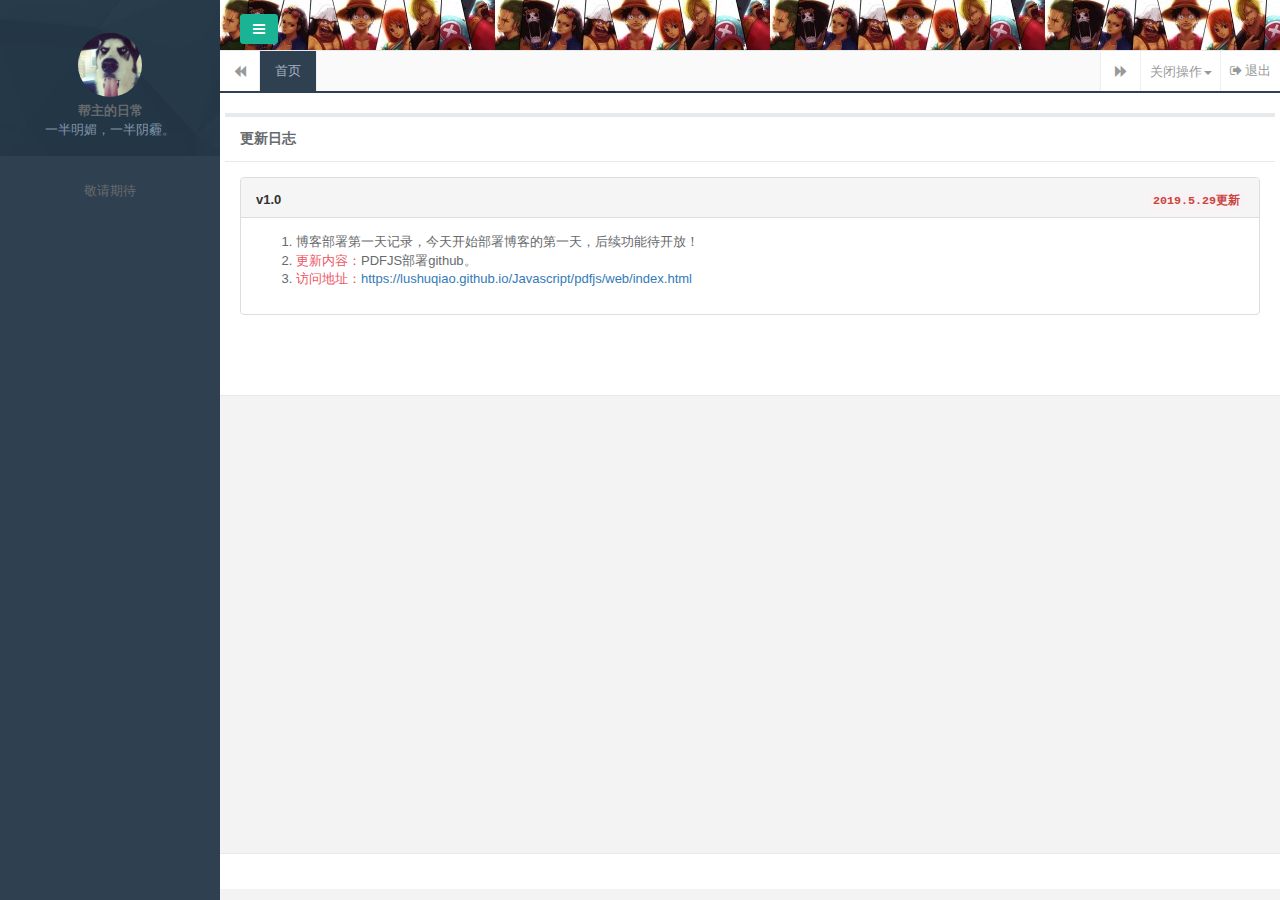
<file: blog/index.html>
<!DOCTYPE html>
<html>
<head>
    <meta charset="utf-8">
    <meta name="viewport" content="width=device-width, initial-scale=1.0">
    <meta name="renderer" content="webkit">
    <link rel="shortcut icon" href="svg/erji.png" type="image/x-icon"/>
    <title>帮主的主页博客</title>
    <link href="css/bootstrap.min.css?v=3.4.0" rel="stylesheet">
    <link href="css/font-awesome.min.css?v=4.3.0" rel="stylesheet">
    <link href="css/animate.min.css" rel="stylesheet">
    <link href="css/style.min.css?v=3.0.0" rel="stylesheet">

</head>

<body class="fixed-sidebar full-height-layout gray-bg">
    <div id="wrapper">
        <nav class="navbar-default navbar-static-side" role="navigation">
            <div class="nav-close"><i class="fa fa-times-circle"></i>
            </div>
            <div class="sidebar-collapse">
                <ul class="nav" id="side-menu">
                    <li class="nav-header">
                        <div class="dropdown" style="text-align: center">
                            <span><img alt="image" class="img-circle" src="img/me.jpg" width="64px"/></span>
                            <span data-toggle="dropdown profile-element" class="dropdown-toggle" href="#">
                                <span class="clear">
                               <span class="block m-t-xs"><strong class="font-bold">帮主的日常</strong></span>
                                <span class="text-muted text-xs block">一半明媚，一半阴霾。</span>
                                </span>
                            </span>
                        </div>
                        <!--<div class="logo-element"><img src="svg/erji.png" height="25px" />
                        </div>-->
                    </li>
                    <!--<li>
                        <a href="#">
                            <i class="fa fa-home"></i>
                            <span class="nav-label">主页</span>
                            <span class="fa arrow"></span>
                        </a>
                        <ul class="nav nav-second-level">
                            <li>
                                <a class="J_menuItem" href="home.html" data-index="0">主页示例一</a>
                            </li>
                            <li>
                                <a class="J_menuItem" href="index_v2.html">主页示例二</a>
                            </li>
                            <li>
                                <a class="J_menuItem" href="index_v3.html">主页示例三</a>
                            </li>
                            <li>
                                <a class="J_menuItem" href="index_v4.html">主页示例四</a>
                            </li>
                            <li>
                                <a href="index_v5.html" target="_blank">主页示例五</a>
                            </li>
                        </ul>

                    </li>-->
                    <li style="text-align: center;padding-top: 10px">
                        <!--<a class="J_menuItem" href="#"><span class="nav-label">敬请期待</span></a>-->
                        敬请期待
                    </li>





                </ul>
            </div>
        </nav>
        <!--左侧导航结束-->
        <!--右侧部分开始-->
        <div id="page-wrapper" class="gray-bg dashbard-1">
            <div class="row border-bottom">

                <nav class="navbar navbar-static-top" role="navigation" style="margin-bottom: 0;background: url('img/haizeiw.jpg')">
                    <div class="navbar-header"><a class="navbar-minimalize minimalize-styl-2 btn btn-primary " href="#"><i class="fa fa-bars"></i> </a>
                       <!-- <form role="search" class="navbar-form-custom" method="post" action="search_results.html">
                            <div class="form-group">
                                <input type="text" placeholder="请输入您需要查找的内容 …" class="form-control" name="top-search" id="top-search">
                            </div>
                        </form>-->
                    </div>
                </nav>
            </div>
            <div class="row content-tabs">
                <button class="roll-nav roll-left J_tabLeft"><i class="fa fa-backward"></i>
                </button>
                <nav class="page-tabs J_menuTabs">
                    <div class="page-tabs-content">
                        <a href="javascript:;" class="active J_menuTab" data-id="index_v1.html">首页</a>
                    </div>
                </nav>
                <button class="roll-nav roll-right J_tabRight"><i class="fa fa-forward"></i>
                </button>
                <button class="roll-nav roll-right dropdown J_tabClose"><span class="dropdown-toggle" data-toggle="dropdown">关闭操作<span class="caret"></span></span>
                    <ul role="menu" class="dropdown-menu dropdown-menu-right">
                        <li class="J_tabShowActive"><a>定位当前选项卡</a>
                        </li>
                        <li class="divider"></li>
                        <li class="J_tabCloseAll"><a>关闭全部选项卡</a>
                        </li>
                        <li class="J_tabCloseOther"><a>关闭其他选项卡</a>
                        </li>
                    </ul>
                </button>
                <a href="login.html" class="roll-nav roll-right J_tabExit"><i class="fa fa fa-sign-out"></i> 退出</a>
            </div>
            <div class="row J_mainContent" id="content-main">
                <iframe class="J_iframe" name="iframe0" width="100%" height="100%" src="home.html" frameborder="0" data-id="index_v1.html" seamless></iframe>
            </div>
            <div class="footer">

            </div>
        </div>
        <!--右侧部分结束-->
    </div>
    <script src="js/jquery-2.1.1.min.js"></script>
    <script src="js/bootstrap.min.js?v=3.4.0"></script>
    <script src="js/plugins/metisMenu/jquery.metisMenu.js"></script>
    <script src="js/plugins/slimscroll/jquery.slimscroll.min.js"></script>
    <script src="js/plugins/layer/layer.min.js"></script>
    <script src="js/hplus.min.js?v=3.0.0"></script>
</body>
</html>
</file>
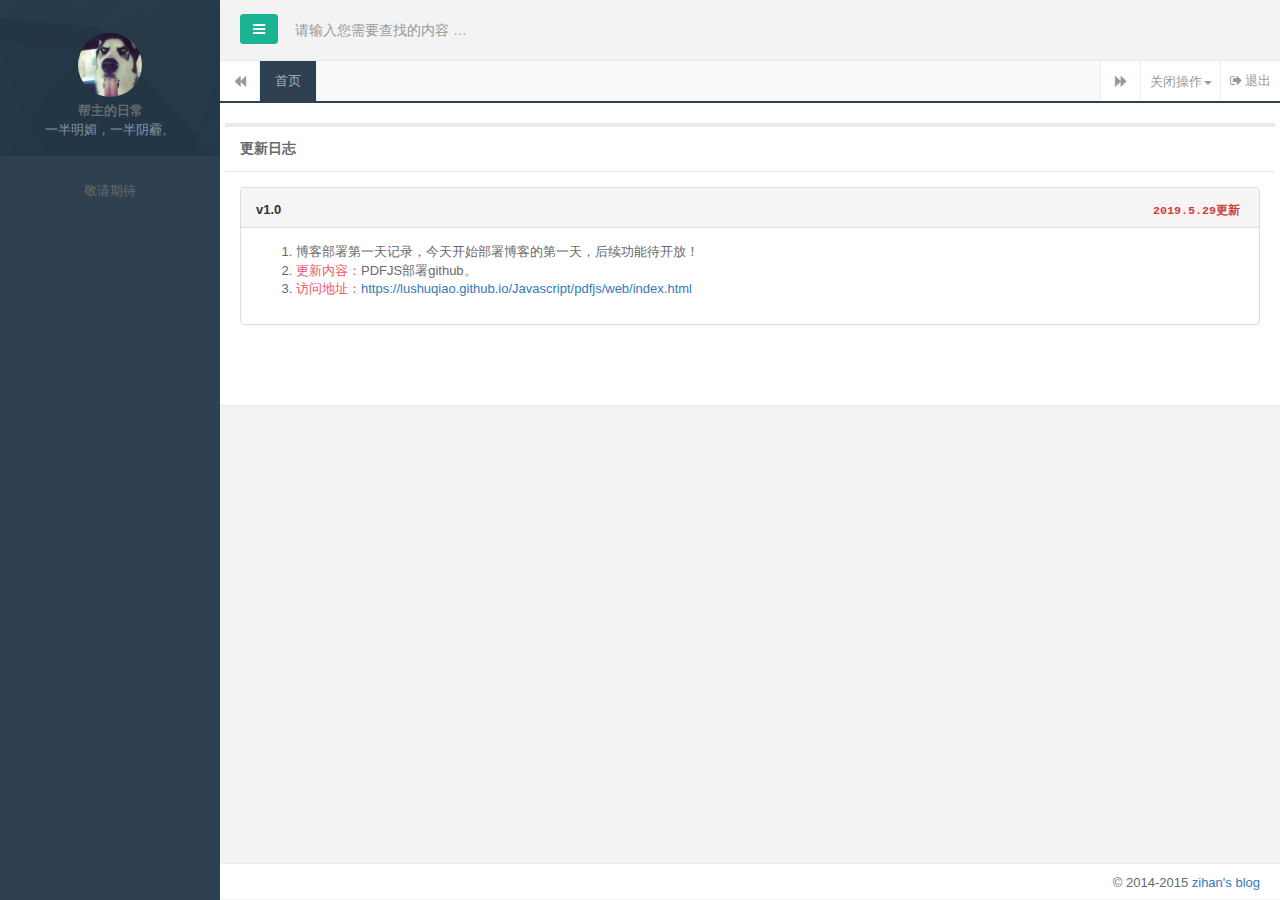
<file: home/index.html>
<!DOCTYPE html>
<html>
<head>
    <meta charset="utf-8">
    <meta name="viewport" content="width=device-width, initial-scale=1.0">
    <meta name="renderer" content="webkit">
    <link rel="shortcut icon" href="svg/erji.png" type="image/x-icon"/>
    <title>帮主的主页博客</title>
    <link href="css/bootstrap.min.css?v=3.4.0" rel="stylesheet">
    <link href="css/font-awesome.min.css?v=4.3.0" rel="stylesheet">
    <link href="css/animate.min.css" rel="stylesheet">
    <link href="css/style.min.css?v=3.0.0" rel="stylesheet">

</head>

<body class="fixed-sidebar full-height-layout gray-bg">
    <div id="wrapper">
        <nav class="navbar-default navbar-static-side" role="navigation">
            <div class="nav-close"><i class="fa fa-times-circle"></i>
            </div>
            <div class="sidebar-collapse">
                <ul class="nav" id="side-menu">
                    <li class="nav-header">
                        <div class="dropdown" style="text-align: center">
                            <span><img alt="image" class="img-circle" src="img/me.jpg" width="64px"/></span>
                            <span data-toggle="dropdown profile-element" class="dropdown-toggle" href="#">
                                <span class="clear">
                               <span class="block m-t-xs"><strong class="font-bold">帮主的日常</strong></span>
                                <span class="text-muted text-xs block">一半明媚，一半阴霾。</span>
                                </span>
                            </span>
                        </div>
                        <div class="logo-element"><img src="svg/erji.png" height="25px" />
                        </div>
                    </li>
                    <!--<li>
                        <a href="#">
                            <i class="fa fa-home"></i>
                            <span class="nav-label">主页</span>
                            <span class="fa arrow"></span>
                        </a>
                        <ul class="nav nav-second-level">
                            <li>
                                <a class="J_menuItem" href="home.html" data-index="0">主页示例一</a>
                            </li>
                            <li>
                                <a class="J_menuItem" href="index_v2.html">主页示例二</a>
                            </li>
                            <li>
                                <a class="J_menuItem" href="index_v3.html">主页示例三</a>
                            </li>
                            <li>
                                <a class="J_menuItem" href="index_v4.html">主页示例四</a>
                            </li>
                            <li>
                                <a href="index_v5.html" target="_blank">主页示例五</a>
                            </li>
                        </ul>

                    </li>-->
                    <li style="text-align: center;padding-top: 10px">
                        <!--<a class="J_menuItem" href="#"><span class="nav-label">敬请期待</span></a>-->
                        敬请期待
                    </li>





                </ul>
            </div>
        </nav>
        <!--左侧导航结束-->
        <!--右侧部分开始-->
        <div id="page-wrapper" class="gray-bg dashbard-1">
            <div class="row border-bottom">
                <nav class="navbar navbar-static-top" role="navigation" style="margin-bottom: 0">
                    <div class="navbar-header"><a class="navbar-minimalize minimalize-styl-2 btn btn-primary " href="#"><i class="fa fa-bars"></i> </a>
                        <form role="search" class="navbar-form-custom" method="post" action="search_results.html">
                            <div class="form-group">
                                <input type="text" placeholder="请输入您需要查找的内容 …" class="form-control" name="top-search" id="top-search">
                            </div>
                        </form>
                    </div>
                </nav>
            </div>
            <div class="row content-tabs">
                <button class="roll-nav roll-left J_tabLeft"><i class="fa fa-backward"></i>
                </button>
                <nav class="page-tabs J_menuTabs">
                    <div class="page-tabs-content">
                        <a href="javascript:;" class="active J_menuTab" data-id="index_v1.html">首页</a>
                    </div>
                </nav>
                <button class="roll-nav roll-right J_tabRight"><i class="fa fa-forward"></i>
                </button>
                <button class="roll-nav roll-right dropdown J_tabClose"><span class="dropdown-toggle" data-toggle="dropdown">关闭操作<span class="caret"></span></span>
                    <ul role="menu" class="dropdown-menu dropdown-menu-right">
                        <li class="J_tabShowActive"><a>定位当前选项卡</a>
                        </li>
                        <li class="divider"></li>
                        <li class="J_tabCloseAll"><a>关闭全部选项卡</a>
                        </li>
                        <li class="J_tabCloseOther"><a>关闭其他选项卡</a>
                        </li>
                    </ul>
                </button>
                <a href="login.html" class="roll-nav roll-right J_tabExit"><i class="fa fa fa-sign-out"></i> 退出</a>
            </div>
            <div class="row J_mainContent" id="content-main">
                <iframe class="J_iframe" name="iframe0" width="100%" height="100%" src="home.html" frameborder="0" data-id="index_v1.html" seamless></iframe>
            </div>
            <div class="footer">
                <div class="pull-right">&copy; 2014-2015 <a href="/" target="_blank">zihan's blog</a>
                </div>
            </div>
        </div>
        <!--右侧部分结束-->
    </div>
    <script src="js/jquery-2.1.1.min.js"></script>
    <script src="js/bootstrap.min.js?v=3.4.0"></script>
    <script src="js/plugins/metisMenu/jquery.metisMenu.js"></script>
    <script src="js/plugins/slimscroll/jquery.slimscroll.min.js"></script>
    <script src="js/plugins/layer/layer.min.js"></script>
    <script src="js/hplus.min.js?v=3.0.0"></script>
</body>
</html>
</file>
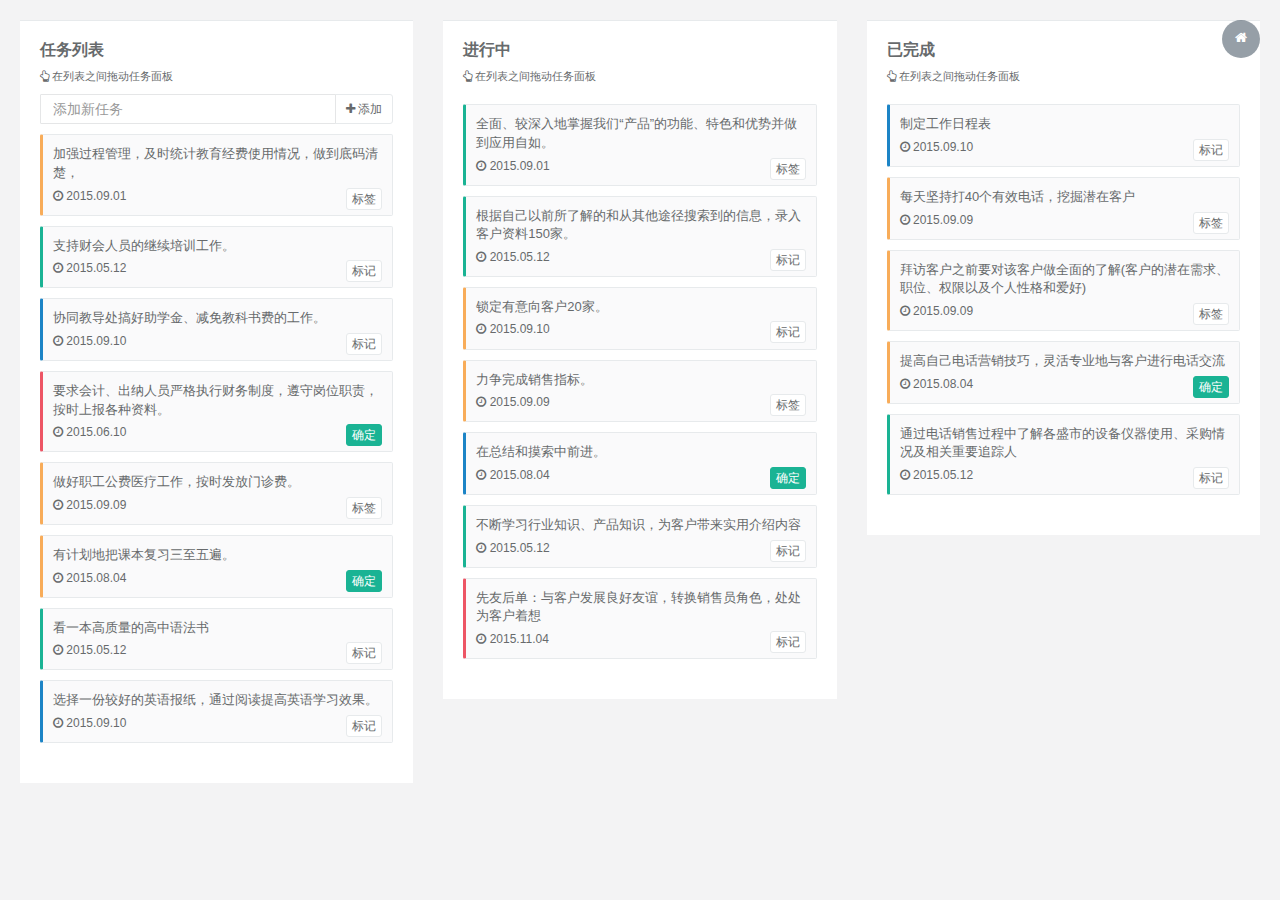
<file: blog/agile_board.html>
<!DOCTYPE html>
<html>

<head>

    <meta charset="utf-8">
    <meta name="viewport" content="width=device-width, initial-scale=1.0">
    <meta name="renderer" content="webkit">

    <title>H+ 后台主题UI框架 - 任务清单</title>
    <meta name="keywords" content="H+后台主题,后台bootstrap框架,会员中心主题,后台HTML,响应式后台">
    <meta name="description" content="H+是一个完全响应式，基于Bootstrap3最新版本开发的扁平化主题，她采用了主流的左右两栏式布局，使用了Html5+CSS3等现代技术">

    <link href="css/bootstrap.min.css?v=3.4.0" rel="stylesheet">
    <link href="css/font-awesome.min.css?v=4.3.0" rel="stylesheet">

    <link href="css/animate.min.css" rel="stylesheet">
    <link href="css/style.min.css?v=3.0.0" rel="stylesheet">

</head>

<body class="gray-bg">
    <div class="wrapper wrapper-content  animated fadeInRight">
        <div class="row">
            <div class="col-sm-4">
                <div class="ibox">
                    <div class="ibox-content">
                        <h3>任务列表</h3>
                        <p class="small"><i class="fa fa-hand-o-up"></i> 在列表之间拖动任务面板</p>

                        <div class="input-group">
                            <input type="text" placeholder="添加新任务" class="input input-sm form-control">
                            <span class="input-group-btn">
                                        <button type="button" class="btn btn-sm btn-white"> <i class="fa fa-plus"></i> 添加</button>
                                </span>
                        </div>

                        <ul class="sortable-list connectList agile-list">
                            <li class="warning-element">
                                加强过程管理，及时统计教育经费使用情况，做到底码清楚，
                                <div class="agile-detail">
                                    <a href="#" class="pull-right btn btn-xs btn-white">标签</a>
                                    <i class="fa fa-clock-o"></i> 2015.09.01
                                </div>
                            </li>
                            <li class="success-element">
                                支持财会人员的继续培训工作。
                                <div class="agile-detail">
                                    <a href="#" class="pull-right btn btn-xs btn-white">标记</a>
                                    <i class="fa fa-clock-o"></i> 2015.05.12
                                </div>
                            </li>
                            <li class="info-element">
                                协同教导处搞好助学金、减免教科书费的工作。
                                <div class="agile-detail">
                                    <a href="#" class="pull-right btn btn-xs btn-white">标记</a>
                                    <i class="fa fa-clock-o"></i> 2015.09.10
                                </div>
                            </li>
                            <li class="danger-element">
                                要求会计、出纳人员严格执行财务制度，遵守岗位职责，按时上报各种资料。
                                <div class="agile-detail">
                                    <a href="#" class="pull-right btn btn-xs btn-primary">确定</a>
                                    <i class="fa fa-clock-o"></i> 2015.06.10
                                </div>
                            </li>
                            <li class="warning-element">
                                做好职工公费医疗工作，按时发放门诊费。
                                <div class="agile-detail">
                                    <a href="#" class="pull-right btn btn-xs btn-white">标签</a>
                                    <i class="fa fa-clock-o"></i> 2015.09.09
                                </div>
                            </li>
                            <li class="warning-element">
                                有计划地把课本复习三至五遍。
                                <div class="agile-detail">
                                    <a href="#" class="pull-right btn btn-xs btn-primary">确定</a>
                                    <i class="fa fa-clock-o"></i> 2015.08.04
                                </div>
                            </li>
                            <li class="success-element">
                                看一本高质量的高中语法书
                                <div class="agile-detail">
                                    <a href="#" class="pull-right btn btn-xs btn-white">标记</a>
                                    <i class="fa fa-clock-o"></i> 2015.05.12
                                </div>
                            </li>
                            <li class="info-element">
                                选择一份较好的英语报纸，通过阅读提高英语学习效果。
                                <div class="agile-detail">
                                    <a href="#" class="pull-right btn btn-xs btn-white">标记</a>
                                    <i class="fa fa-clock-o"></i> 2015.09.10
                                </div>
                            </li>
                        </ul>
                    </div>
                </div>
            </div>
            <div class="col-sm-4">
                <div class="ibox">
                    <div class="ibox-content">
                        <h3>进行中</h3>
                        <p class="small"><i class="fa fa-hand-o-up"></i> 在列表之间拖动任务面板</p>
                        <ul class="sortable-list connectList agile-list">
                            <li class="success-element">
                                全面、较深入地掌握我们“产品”的功能、特色和优势并做到应用自如。
                                <div class="agile-detail">
                                    <a href="#" class="pull-right btn btn-xs btn-white">标签</a>
                                    <i class="fa fa-clock-o"></i> 2015.09.01
                                </div>
                            </li>
                            <li class="success-element">
                                根据自己以前所了解的和从其他途径搜索到的信息，录入客户资料150家。
                                <div class="agile-detail">
                                    <a href="#" class="pull-right btn btn-xs btn-white">标记</a>
                                    <i class="fa fa-clock-o"></i> 2015.05.12
                                </div>
                            </li>
                            <li class="warning-element">
                                锁定有意向客户20家。
                                <div class="agile-detail">
                                    <a href="#" class="pull-right btn btn-xs btn-white">标记</a>
                                    <i class="fa fa-clock-o"></i> 2015.09.10
                                </div>
                            </li>
                            <li class="warning-element">
                                力争完成销售指标。
                                <div class="agile-detail">
                                    <a href="#" class="pull-right btn btn-xs btn-white">标签</a>
                                    <i class="fa fa-clock-o"></i> 2015.09.09
                                </div>
                            </li>
                            <li class="info-element">
                                在总结和摸索中前进。
                                <div class="agile-detail">
                                    <a href="#" class="pull-right btn btn-xs btn-primary">确定</a>
                                    <i class="fa fa-clock-o"></i> 2015.08.04
                                </div>
                            </li>
                            <li class="success-element">
                                不断学习行业知识、产品知识，为客户带来实用介绍内容
                                <div class="agile-detail">
                                    <a href="#" class="pull-right btn btn-xs btn-white">标记</a>
                                    <i class="fa fa-clock-o"></i> 2015.05.12
                                </div>
                            </li>
                            <li class="danger-element">
                                先友后单：与客户发展良好友谊，转换销售员角色，处处为客户着想
                                <div class="agile-detail">
                                    <a href="#" class="pull-right btn btn-xs btn-white">标记</a>
                                    <i class="fa fa-clock-o"></i> 2015.11.04
                                </div>
                            </li>
                        </ul>
                    </div>
                </div>
            </div>
            <div class="col-sm-4">
                <div class="ibox">
                    <div class="ibox-content">
                        <h3>已完成</h3>
                        <p class="small"><i class="fa fa-hand-o-up"></i> 在列表之间拖动任务面板</p>
                        <ul class="sortable-list connectList agile-list">
                            <li class="info-element">
                                制定工作日程表
                                <div class="agile-detail">
                                    <a href="#" class="pull-right btn btn-xs btn-white">标记</a>
                                    <i class="fa fa-clock-o"></i> 2015.09.10
                                </div>
                            </li>
                            <li class="warning-element">
                                每天坚持打40个有效电话，挖掘潜在客户
                                <div class="agile-detail">
                                    <a href="#" class="pull-right btn btn-xs btn-white">标签</a>
                                    <i class="fa fa-clock-o"></i> 2015.09.09
                                </div>
                            </li>
                            <li class="warning-element">
                                拜访客户之前要对该客户做全面的了解(客户的潜在需求、职位、权限以及个人性格和爱好)
                                <div class="agile-detail">
                                    <a href="#" class="pull-right btn btn-xs btn-white">标签</a>
                                    <i class="fa fa-clock-o"></i> 2015.09.09
                                </div>
                            </li>
                            <li class="warning-element">
                                提高自己电话营销技巧，灵活专业地与客户进行电话交流
                                <div class="agile-detail">
                                    <a href="#" class="pull-right btn btn-xs btn-primary">确定</a>
                                    <i class="fa fa-clock-o"></i> 2015.08.04
                                </div>
                            </li>
                            <li class="success-element">
                                通过电话销售过程中了解各盛市的设备仪器使用、采购情况及相关重要追踪人
                                <div class="agile-detail">
                                    <a href="#" class="pull-right btn btn-xs btn-white">标记</a>
                                    <i class="fa fa-clock-o"></i> 2015.05.12
                                </div>
                            </li>

                        </ul>
                    </div>
                </div>
            </div>

        </div>


    </div>

    <!-- 全局js -->
    <script src="js/jquery-2.1.1.min.js"></script>
    <script src="js/bootstrap.min.js?v=3.4.0"></script>
    <script src="js/jquery-ui-1.10.4.min.js"></script>

    <!-- 自定义js -->
    <script src="js/content.min.js?v=1.0.0"></script>

    <script>
        $(document).ready(function () {
            $(".sortable-list").sortable({
                connectWith: ".connectList"
            }).disableSelection();

        });
    </script>

    
    <!--统计代码，可删除-->

</body>

</html>
</file>
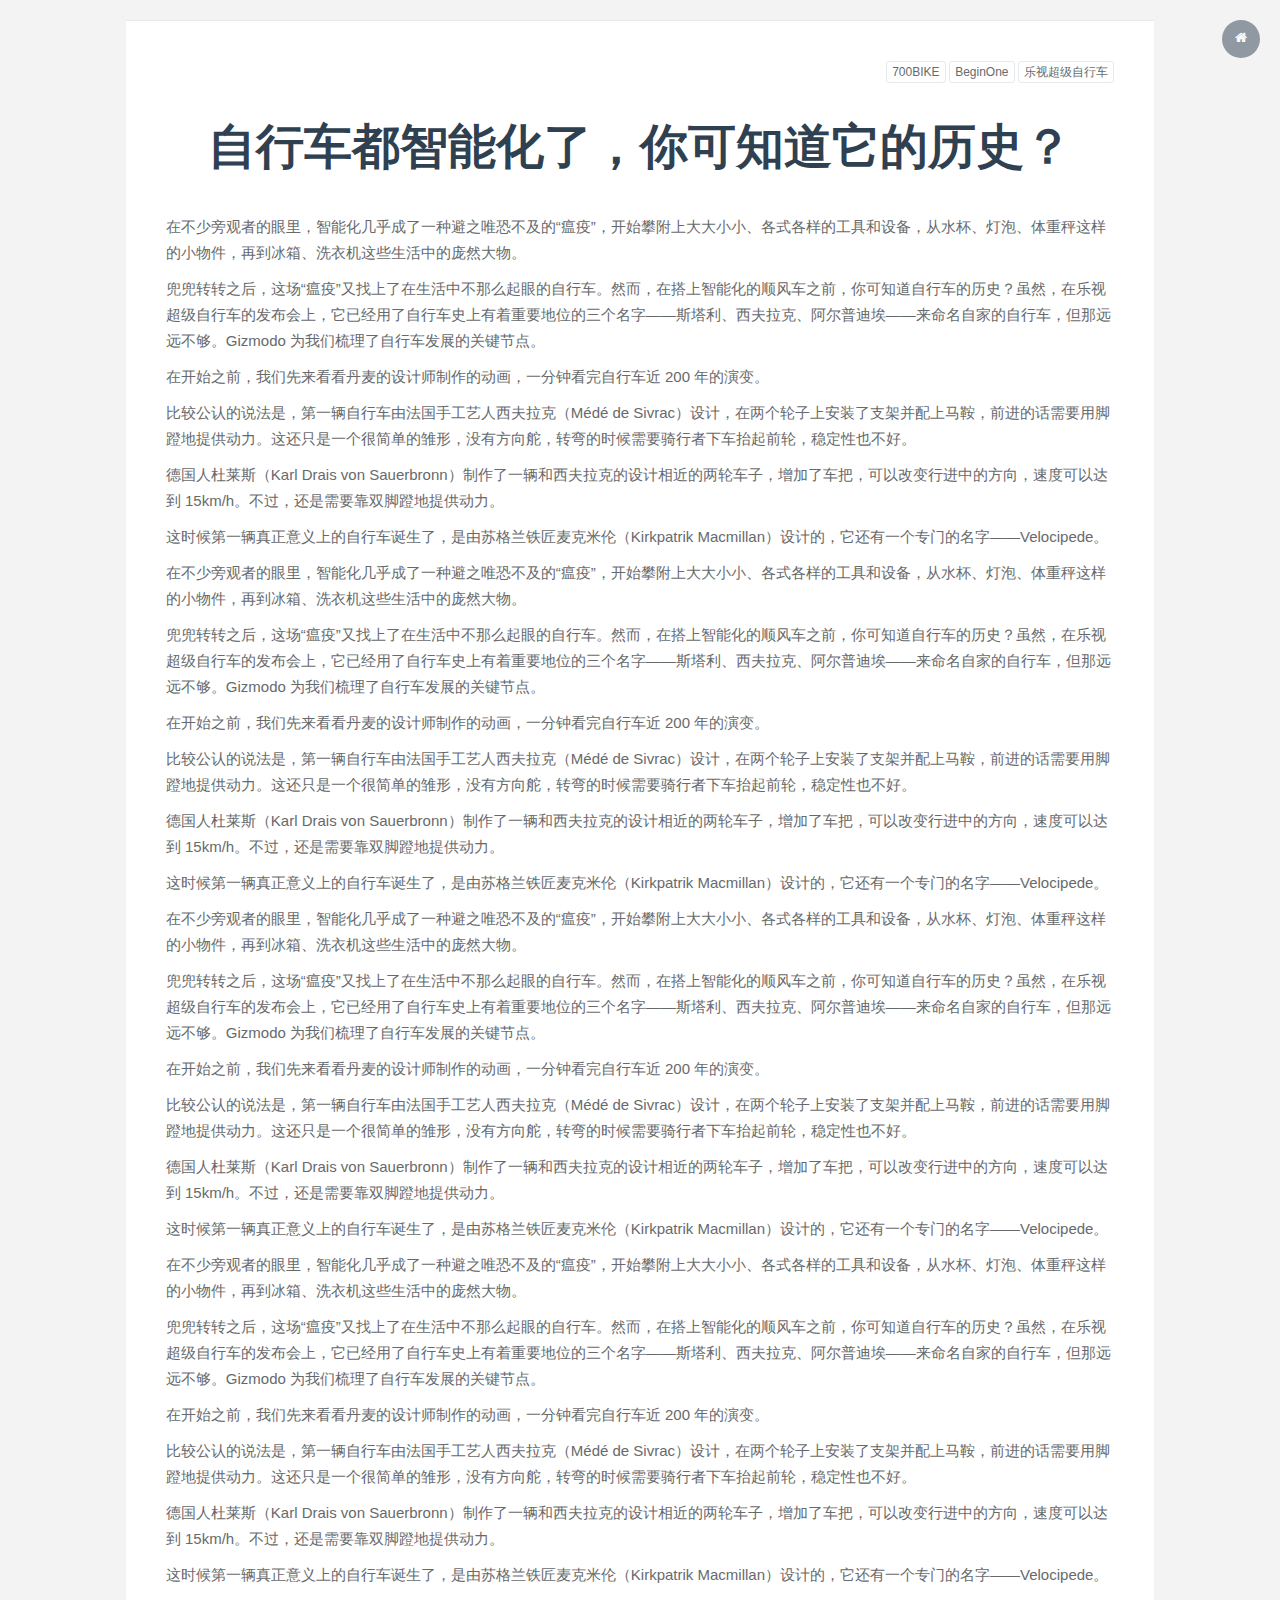
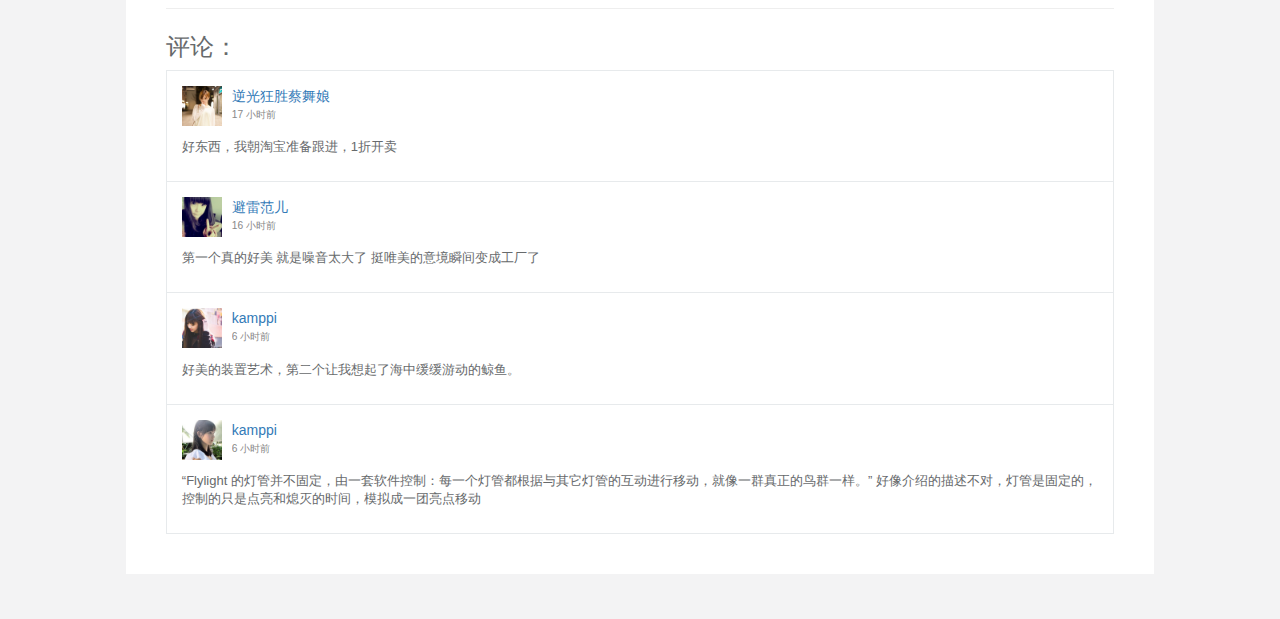
<file: blog/article.html>
<!DOCTYPE html>
<html>

<head>

    <meta charset="utf-8">
    <meta name="viewport" content="width=device-width, initial-scale=1.0">
    <meta name="renderer" content="webkit">

    <title>H+ 后台主题UI框架 - 文章页面</title>
    <meta name="keywords" content="H+后台主题,后台bootstrap框架,会员中心主题,后台HTML,响应式后台">
    <meta name="description" content="H+是一个完全响应式，基于Bootstrap3最新版本开发的扁平化主题，她采用了主流的左右两栏式布局，使用了Html5+CSS3等现代技术">

    <link href="css/bootstrap.min.css?v=3.4.0" rel="stylesheet">
    <link href="css/font-awesome.min.css?v=4.3.0" rel="stylesheet">

    <link href="css/animate.min.css" rel="stylesheet">
    <link href="css/style.min.css?v=3.0.0" rel="stylesheet">

</head>

<body class="gray-bg">
    <div class="wrapper wrapper-content  animated fadeInRight article">
        <div class="row">
            <div class="col-lg-10 col-lg-offset-1">
                <div class="ibox">
                    <div class="ibox-content">
                        <div class="pull-right">
                            <button class="btn btn-white btn-xs" type="button">700BIKE</button>
                            <button class="btn btn-white btn-xs" type="button">BeginOne</button>
                            <button class="btn btn-white btn-xs" type="button">乐视超级自行车</button>
                        </div>
                        <div class="text-center article-title">
                            <h1>
                                    自行车都智能化了，你可知道它的历史？
                                </h1>
                        </div>
                        <p>
                            在不少旁观者的眼里，智能化几乎成了一种避之唯恐不及的“瘟疫”，开始攀附上大大小小、各式各样的工具和设备，从水杯、灯泡、体重秤这样的小物件，再到冰箱、洗衣机这些生活中的庞然大物。
                        </p>
                        <p>
                            兜兜转转之后，这场“瘟疫”又找上了在生活中不那么起眼的自行车。然而，在搭上智能化的顺风车之前，你可知道自行车的历史？虽然，在乐视超级自行车的发布会上，它已经用了自行车史上有着重要地位的三个名字——斯塔利、西夫拉克、阿尔普迪埃——来命名自家的自行车，但那远远不够。Gizmodo 为我们梳理了自行车发展的关键节点。
                        </p>
                        <p>
                            在开始之前，我们先来看看丹麦的设计师制作的动画，一分钟看完自行车近 200 年的演变。
                        </p>
                        <p>
                            比较公认的说法是，第一辆自行车由法国手工艺人西夫拉克（Médé de Sivrac）设计，在两个轮子上安装了支架并配上马鞍，前进的话需要用脚蹬地提供动力。这还只是一个很简单的雏形，没有方向舵，转弯的时候需要骑行者下车抬起前轮，稳定性也不好。
                        </p>
                        <p>
                            德国人杜莱斯（Karl Drais von Sauerbronn）制作了一辆和西夫拉克的设计相近的两轮车子，增加了车把，可以改变行进中的方向，速度可以达到 15km/h。不过，还是需要靠双脚蹬地提供动力。
                        </p>
                        <p>
                            这时候第一辆真正意义上的自行车诞生了，是由苏格兰铁匠麦克米伦（Kirkpatrik Macmillan）设计的，它还有一个专门的名字——Velocipede。
                        </p>
                        <p>
                            在不少旁观者的眼里，智能化几乎成了一种避之唯恐不及的“瘟疫”，开始攀附上大大小小、各式各样的工具和设备，从水杯、灯泡、体重秤这样的小物件，再到冰箱、洗衣机这些生活中的庞然大物。
                        </p>
                        <p>
                            兜兜转转之后，这场“瘟疫”又找上了在生活中不那么起眼的自行车。然而，在搭上智能化的顺风车之前，你可知道自行车的历史？虽然，在乐视超级自行车的发布会上，它已经用了自行车史上有着重要地位的三个名字——斯塔利、西夫拉克、阿尔普迪埃——来命名自家的自行车，但那远远不够。Gizmodo 为我们梳理了自行车发展的关键节点。
                        </p>
                        <p>
                            在开始之前，我们先来看看丹麦的设计师制作的动画，一分钟看完自行车近 200 年的演变。
                        </p>
                        <p>
                            比较公认的说法是，第一辆自行车由法国手工艺人西夫拉克（Médé de Sivrac）设计，在两个轮子上安装了支架并配上马鞍，前进的话需要用脚蹬地提供动力。这还只是一个很简单的雏形，没有方向舵，转弯的时候需要骑行者下车抬起前轮，稳定性也不好。
                        </p>
                        <p>
                            德国人杜莱斯（Karl Drais von Sauerbronn）制作了一辆和西夫拉克的设计相近的两轮车子，增加了车把，可以改变行进中的方向，速度可以达到 15km/h。不过，还是需要靠双脚蹬地提供动力。
                        </p>
                        <p>
                            这时候第一辆真正意义上的自行车诞生了，是由苏格兰铁匠麦克米伦（Kirkpatrik Macmillan）设计的，它还有一个专门的名字——Velocipede。
                        </p>
                        <p>
                            在不少旁观者的眼里，智能化几乎成了一种避之唯恐不及的“瘟疫”，开始攀附上大大小小、各式各样的工具和设备，从水杯、灯泡、体重秤这样的小物件，再到冰箱、洗衣机这些生活中的庞然大物。
                        </p>
                        <p>
                            兜兜转转之后，这场“瘟疫”又找上了在生活中不那么起眼的自行车。然而，在搭上智能化的顺风车之前，你可知道自行车的历史？虽然，在乐视超级自行车的发布会上，它已经用了自行车史上有着重要地位的三个名字——斯塔利、西夫拉克、阿尔普迪埃——来命名自家的自行车，但那远远不够。Gizmodo 为我们梳理了自行车发展的关键节点。
                        </p>
                        <p>
                            在开始之前，我们先来看看丹麦的设计师制作的动画，一分钟看完自行车近 200 年的演变。
                        </p>
                        <p>
                            比较公认的说法是，第一辆自行车由法国手工艺人西夫拉克（Médé de Sivrac）设计，在两个轮子上安装了支架并配上马鞍，前进的话需要用脚蹬地提供动力。这还只是一个很简单的雏形，没有方向舵，转弯的时候需要骑行者下车抬起前轮，稳定性也不好。
                        </p>
                        <p>
                            德国人杜莱斯（Karl Drais von Sauerbronn）制作了一辆和西夫拉克的设计相近的两轮车子，增加了车把，可以改变行进中的方向，速度可以达到 15km/h。不过，还是需要靠双脚蹬地提供动力。
                        </p>
                        <p>
                            这时候第一辆真正意义上的自行车诞生了，是由苏格兰铁匠麦克米伦（Kirkpatrik Macmillan）设计的，它还有一个专门的名字——Velocipede。
                        </p>
                        <p>
                            在不少旁观者的眼里，智能化几乎成了一种避之唯恐不及的“瘟疫”，开始攀附上大大小小、各式各样的工具和设备，从水杯、灯泡、体重秤这样的小物件，再到冰箱、洗衣机这些生活中的庞然大物。
                        </p>
                        <p>
                            兜兜转转之后，这场“瘟疫”又找上了在生活中不那么起眼的自行车。然而，在搭上智能化的顺风车之前，你可知道自行车的历史？虽然，在乐视超级自行车的发布会上，它已经用了自行车史上有着重要地位的三个名字——斯塔利、西夫拉克、阿尔普迪埃——来命名自家的自行车，但那远远不够。Gizmodo 为我们梳理了自行车发展的关键节点。
                        </p>
                        <p>
                            在开始之前，我们先来看看丹麦的设计师制作的动画，一分钟看完自行车近 200 年的演变。
                        </p>
                        <p>
                            比较公认的说法是，第一辆自行车由法国手工艺人西夫拉克（Médé de Sivrac）设计，在两个轮子上安装了支架并配上马鞍，前进的话需要用脚蹬地提供动力。这还只是一个很简单的雏形，没有方向舵，转弯的时候需要骑行者下车抬起前轮，稳定性也不好。
                        </p>
                        <p>
                            德国人杜莱斯（Karl Drais von Sauerbronn）制作了一辆和西夫拉克的设计相近的两轮车子，增加了车把，可以改变行进中的方向，速度可以达到 15km/h。不过，还是需要靠双脚蹬地提供动力。
                        </p>
                        <p>
                            这时候第一辆真正意义上的自行车诞生了，是由苏格兰铁匠麦克米伦（Kirkpatrik Macmillan）设计的，它还有一个专门的名字——Velocipede。
                        </p>
                        <hr>

                        <div class="row">
                            <div class="col-lg-12">

                                <h2>评论：</h2>
                                <div class="social-feed-box">
                                    <div class="social-avatar">
                                        <a href="" class="pull-left">
                                            <img alt="image" src="img/a1.jpg">
                                        </a>
                                        <div class="media-body">
                                            <a href="#">
                                                    逆光狂胜蔡舞娘
                                                </a>
                                            <small class="text-muted">17 小时前</small>
                                        </div>
                                    </div>
                                    <div class="social-body">
                                        <p>
                                            好东西，我朝淘宝准备跟进，1折开卖
                                        </p>
                                    </div>
                                </div>
                                <div class="social-feed-box">
                                    <div class="social-avatar">
                                        <a href="" class="pull-left">
                                            <img alt="image" src="img/a2.jpg">
                                        </a>
                                        <div class="media-body">
                                            <a href="#">
                                                    避雷范儿
                                                </a>
                                            <small class="text-muted"> 16 小时前</small>
                                        </div>
                                    </div>
                                    <div class="social-body">
                                        <p>
                                            第一个真的好美 就是噪音太大了 挺唯美的意境瞬间变成工厂了
                                        </p>
                                    </div>
                                </div>
                                <div class="social-feed-box">
                                    <div class="social-avatar">
                                        <a href="" class="pull-left">
                                            <img alt="image" src="img/a3.jpg">
                                        </a>
                                        <div class="media-body">
                                            <a href="#">
                                                    kamppi
                                                </a>
                                            <small class="text-muted"> 6 小时前</small>
                                        </div>
                                    </div>
                                    <div class="social-body">
                                        <p>
                                            好美的装置艺术，第二个让我想起了海中缓缓游动的鲸鱼。
                                        </p>
                                    </div>
                                </div>
                                <div class="social-feed-box">
                                    <div class="social-avatar">
                                        <a href="" class="pull-left">
                                            <img alt="image" src="img/a5.jpg">
                                        </a>
                                        <div class="media-body">
                                            <a href="#">
                                                    kamppi
                                                </a>
                                            <small class="text-muted">6 小时前</small>
                                        </div>
                                    </div>
                                    <div class="social-body">
                                        <p>
                                            “Flylight 的灯管并不固定，由一套软件控制：每一个灯管都根据与其它灯管的互动进行移动，就像一群真正的鸟群一样。” 好像介绍的描述不对，灯管是固定的，控制的只是点亮和熄灭的时间，模拟成一团亮点移动
                                        </p>
                                    </div>
                                </div>


                            </div>
                        </div>


                    </div>
                </div>
            </div>
        </div>

    </div>

    <!-- 全局js -->
    <script src="js/jquery-2.1.1.min.js"></script>
    <script src="js/bootstrap.min.js?v=3.4.0"></script>



    <!-- 自定义js -->
    <script src="js/content.min.js?v=1.0.0"></script>


    
    <!--统计代码，可删除-->

</body>

</html>
</file>
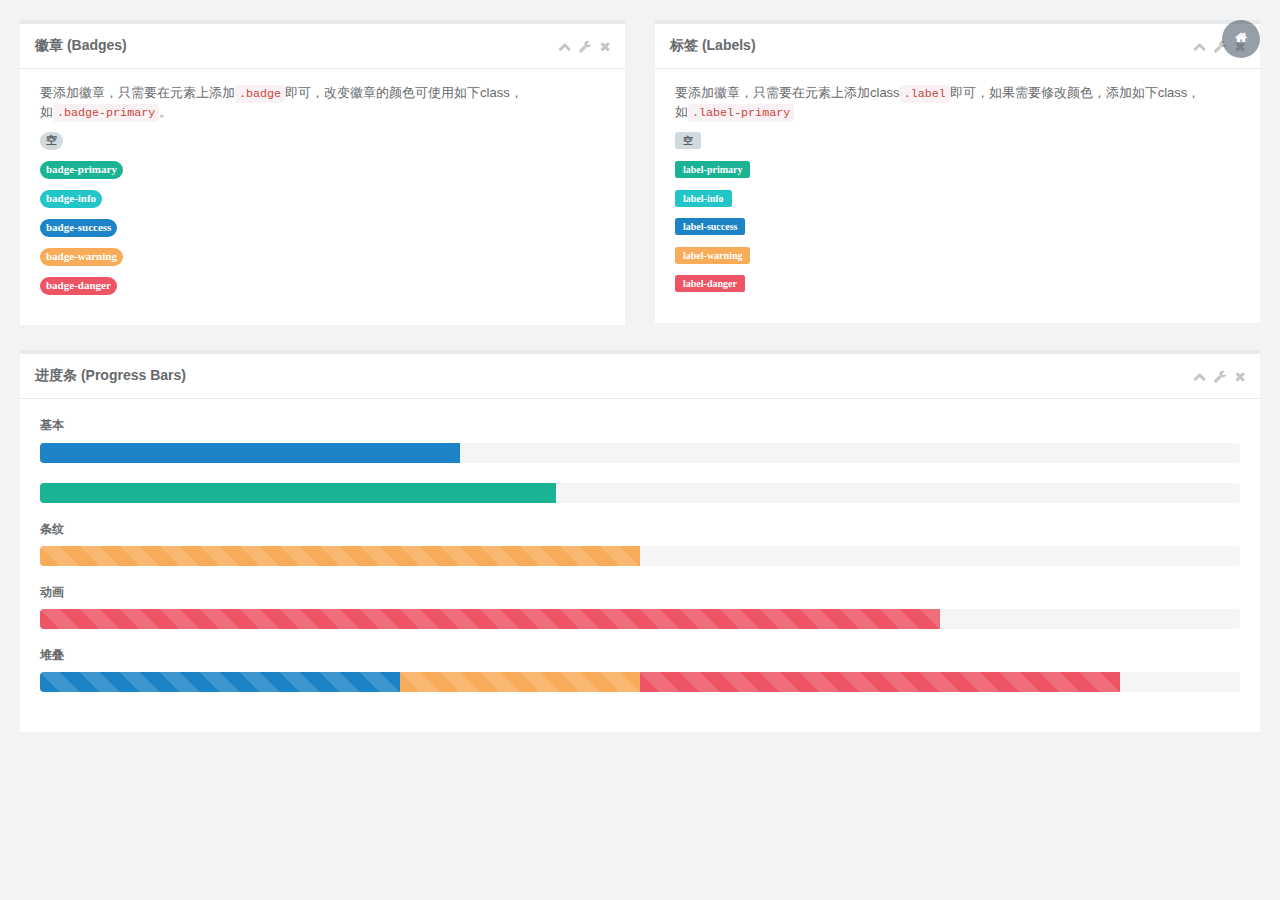
<file: blog/badges_labels.html>
<!DOCTYPE html>
<html>

<head>

    <meta charset="utf-8">
    <meta name="viewport" content="width=device-width, initial-scale=1.0">
    <meta name="renderer" content="webkit">

    <title>H+ 后台主题UI框架 - 徽章，标签，进度条</title>
    <meta name="keywords" content="H+后台主题,后台bootstrap框架,会员中心主题,后台HTML,响应式后台">
    <meta name="description" content="H+是一个完全响应式，基于Bootstrap3最新版本开发的扁平化主题，她采用了主流的左右两栏式布局，使用了Html5+CSS3等现代技术">

    <link href="css/bootstrap.min.css?v=3.4.0" rel="stylesheet">
    <link href="css/font-awesome.min.css?v=4.3.0" rel="stylesheet">

    <link href="css/animate.min.css" rel="stylesheet">
    <link href="css/style.min.css?v=3.0.0" rel="stylesheet">

</head>

<body class="gray-bg">
    <div class="wrapper wrapper-content animated fadeInRight">
        <div class="row">
            <div class="col-sm-6">
                <div class="ibox float-e-margins">
                    <div class="ibox-title">
                        <h5>徽章 (Badges)</h5>
                        <div class="ibox-tools">
                            <a class="collapse-link">
                                <i class="fa fa-chevron-up"></i>
                            </a>
                            <a class="dropdown-toggle" data-toggle="dropdown" href="badges_labels.html#">
                                <i class="fa fa-wrench"></i>
                            </a>
                            <ul class="dropdown-menu dropdown-user">
                                <li><a href="badges_labels.html#">选项1</a>
                                </li>
                                <li><a href="badges_labels.html#">选项2</a>
                                </li>
                            </ul>
                            <a class="close-link">
                                <i class="fa fa-times"></i>
                            </a>
                        </div>
                    </div>
                    <div class="ibox-content">
                        <p>
                            要添加徽章，只需要在元素上添加<code>.badge</code>即可，改变徽章的颜色可使用如下class，如<code>.badge-primary</code>。
                        </p>
                        <p><span class="badge">空</span>
                        </p>
                        <p><span class="badge badge-primary">badge-primary</span>
                        </p>
                        <p><span class="badge badge-info">badge-info</span>
                        </p>
                        <p><span class="badge badge-success">badge-success</span>
                        </p>
                        <p><span class="badge badge-warning">badge-warning</span>
                        </p>
                        <p><span class="badge badge-danger">badge-danger</span>
                        </p>
                    </div>
                </div>
            </div>

            <div class="col-sm-6">
                <div class="ibox float-e-margins">
                    <div class="ibox-title">
                        <h5>标签 (Labels)</h5>
                        <div class="ibox-tools">
                            <a class="collapse-link">
                                <i class="fa fa-chevron-up"></i>
                            </a>
                            <a class="dropdown-toggle" data-toggle="dropdown" href="badges_labels.html#">
                                <i class="fa fa-wrench"></i>
                            </a>
                            <ul class="dropdown-menu dropdown-user">
                                <li><a href="badges_labels.html#">选项1</a>
                                </li>
                                <li><a href="badges_labels.html#">选项2</a>
                                </li>
                            </ul>
                            <a class="close-link">
                                <i class="fa fa-times"></i>
                            </a>
                        </div>
                    </div>
                    <div class="ibox-content">
                        <p>
                            要添加徽章，只需要在元素上添加class<code>.label</code>即可，如果需要修改颜色，添加如下class，如<code>.label-primary</code>
                        </p>
                        <p><span class="label">空</span>
                        </p>
                        <p><span class="label label-primary">label-primary</span>
                        </p>
                        <p><span class="label label-info">label-info</span>
                        </p>
                        <p><span class="label label-success">label-success</span>
                        </p>
                        <p><span class="label label-warning">label-warning</span>
                        </p>
                        <p><span class="label label-danger">label-danger</span>
                        </p>
                    </div>
                </div>
            </div>

        </div>
        <div class="row">
            <div class="col-sm-12">
                <div class="ibox float-e-margins">
                    <div class="ibox-title">
                        <h5>进度条 (Progress Bars)</h5>
                        <div class="ibox-tools">
                            <a class="collapse-link">
                                <i class="fa fa-chevron-up"></i>
                            </a>
                            <a class="dropdown-toggle" data-toggle="dropdown" href="badges_labels.html#">
                                <i class="fa fa-wrench"></i>
                            </a>
                            <ul class="dropdown-menu dropdown-user">
                                <li><a href="badges_labels.html#">选项1</a>
                                </li>
                                <li><a href="badges_labels.html#">选项2</a>
                                </li>
                            </ul>
                            <a class="close-link">
                                <i class="fa fa-times"></i>
                            </a>
                        </div>
                    </div>
                    <div class="ibox-content">
                        <h5>基本</h5>
                        <div class="progress">
                            <div style="width: 35%" aria-valuemax="100" aria-valuemin="0" aria-valuenow="35" role="progressbar" class="progress-bar progress-bar-success">
                                <span class="sr-only">35% Complete (success)</span>
                            </div>
                        </div>

                        <div class="progress progress-bar-default">
                            <div style="width: 43%" aria-valuemax="100" aria-valuemin="0" aria-valuenow="43" role="progressbar" class="progress-bar">
                                <span class="sr-only">43% Complete (success)</span>
                            </div>
                        </div>

                        <h5>条纹</h5>

                        <div class="progress progress-striped">
                            <div style="width: 50%" aria-valuemax="100" aria-valuemin="0" aria-valuenow="50" role="progressbar" class="progress-bar progress-bar-warning">
                                <span class="sr-only">40% Complete (success)</span>
                            </div>
                        </div>

                        <h5>动画</h5>

                        <div class="progress progress-striped active">
                            <div style="width: 75%" aria-valuemax="100" aria-valuemin="0" aria-valuenow="75" role="progressbar" class="progress-bar progress-bar-danger">
                                <span class="sr-only">40% Complete (success)</span>
                            </div>
                        </div>

                        <h5>堆叠</h5>

                        <div class="progress progress-striped active">
                            <div style="width: 30%" class="progress-bar progress-bar-success">
                                <span class="sr-only">30% Complete (success)</span>
                            </div>
                            <div style="width: 20%" class="progress-bar progress-bar-warning">
                                <span class="sr-only">15% Complete (warning)</span>
                            </div>
                            <div style="width: 40%" class="progress-bar progress-bar-danger">
                                <span class="sr-only">40% Complete (danger)</span>
                            </div>
                        </div>

                    </div>
                </div>
            </div>
        </div>
    </div>

    <!-- 全局js -->
    <script src="js/jquery-2.1.1.min.js"></script>
    <script src="js/bootstrap.min.js?v=3.4.0"></script>



    <!-- 自定义js -->
    <script src="js/content.min.js?v=1.0.0"></script>



    
    <!--统计代码，可删除-->

</body>

</html>
</file>
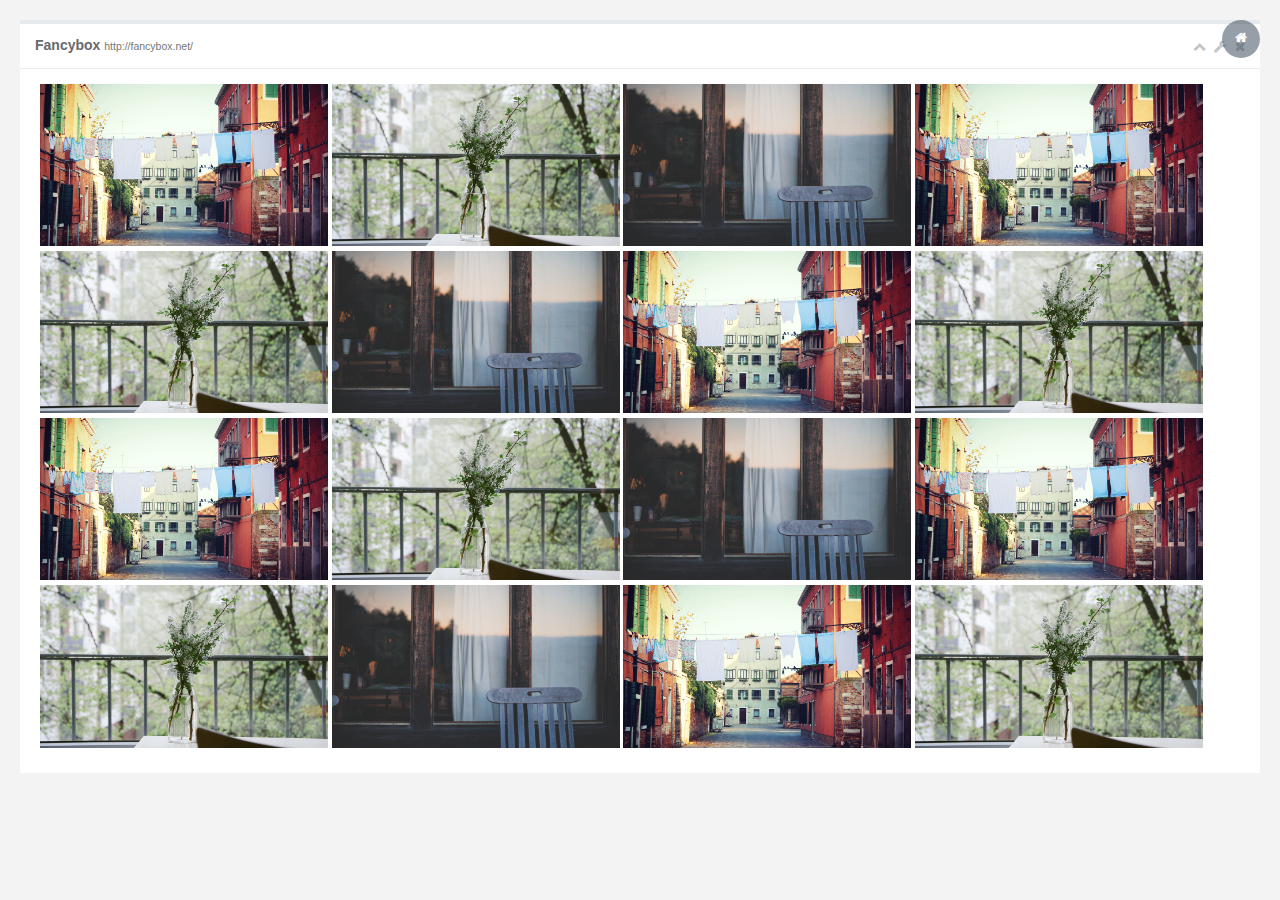
<file: blog/basic_gallery.html>
<!DOCTYPE html>
<html>

<head>

    <meta charset="utf-8">
    <meta name="viewport" content="width=device-width, initial-scale=1.0">
    <meta name="renderer" content="webkit">

    <title>H+ 后台主题UI框架 - 基本图库</title>
    <meta name="keywords" content="H+后台主题,后台bootstrap框架,会员中心主题,后台HTML,响应式后台">
    <meta name="description" content="H+是一个完全响应式，基于Bootstrap3最新版本开发的扁平化主题，她采用了主流的左右两栏式布局，使用了Html5+CSS3等现代技术">

    <link href="css/bootstrap.min.css?v=3.4.0" rel="stylesheet">
    <link href="css/font-awesome.min.css?v=4.3.0" rel="stylesheet">
    <link href="js/plugins/fancybox/jquery.fancybox.css" rel="stylesheet">
    <link href="css/animate.min.css" rel="stylesheet">
    <link href="css/style.min.css?v=3.0.0" rel="stylesheet">

</head>

<body class="gray-bg">
    <div class="wrapper wrapper-content">
        <div class="row">
            <div class="col-sm-12">
                <div class="ibox float-e-margins">
                    <div class="ibox-title">
                        <h5>Fancybox <small>http://fancybox.net/</small></h5>
                        <div class="ibox-tools">
                            <a class="collapse-link">
                                <i class="fa fa-chevron-up"></i>
                            </a>
                            <a class="dropdown-toggle" data-toggle="dropdown" href="basic_gallery.html#">
                                <i class="fa fa-wrench"></i>
                            </a>
                            <ul class="dropdown-menu dropdown-user">
                                <li><a href="basic_gallery.html#">选项1</a>
                                </li>
                                <li><a href="basic_gallery.html#">选项2</a>
                                </li>
                            </ul>
                            <a class="close-link">
                                <i class="fa fa-times"></i>
                            </a>
                        </div>
                    </div>
                    <div class="ibox-content">

                        <a class="fancybox" href="img/p1.jpg" title="图片1">
                            <img alt="image" src="img/p_big1.jpg" />
                        </a>
                        <a class="fancybox" href="img/p2.jpg" title="图片2">
                            <img alt="image" src="img/p_big2.jpg" />
                        </a>
                        <a class="fancybox" href="img/p3.jpg" title="图片3">
                            <img alt="image" src="img/p_big3.jpg" />
                        </a>
                        <a class="fancybox" href="img/p1.jpg" title="图片4">
                            <img alt="image" src="img/p_big1.jpg" />
                        </a>
                        <a class="fancybox" href="img/p2.jpg" title="图片5">
                            <img alt="image" src="img/p_big2.jpg" />
                        </a>
                        <a class="fancybox" href="img/p3.jpg" title="图片6">
                            <img alt="image" src="img/p_big3.jpg" />
                        </a>
                        <a class="fancybox" href="img/p1.jpg" title="图片7">
                            <img alt="image" src="img/p_big1.jpg" />
                        </a>
                        <a class="fancybox" href="img/p2.jpg" title="图片8">
                            <img alt="image" src="img/p_big2.jpg" />
                        </a>
                        <a class="fancybox" href="img/p1.jpg" title="图片9">
                            <img alt="image" src="img/p_big1.jpg" />
                        </a>
                        <a class="fancybox" href="img/p2.jpg" title="图片10">
                            <img alt="image" src="img/p_big2.jpg" />
                        </a>
                        <a class="fancybox" href="img/p3.jpg" title="图片11">
                            <img alt="image" src="img/p_big3.jpg" />
                        </a>
                        <a class="fancybox" href="img/p1.jpg" title="图片12">
                            <img alt="image" src="img/p_big1.jpg" />
                        </a>
                        <a class="fancybox" href="img/p2.jpg" title="图片13">
                            <img alt="image" src="img/p_big2.jpg" />
                        </a>
                        <a class="fancybox" href="img/p3.jpg" title="图片14">
                            <img alt="image" src="img/p_big3.jpg" />
                        </a>
                        <a class="fancybox" href="img/p1.jpg" title="图片15">
                            <img alt="image" src="img/p_big1.jpg" />
                        </a>
                        <a class="fancybox" href="img/p2.jpg" title="图片16">
                            <img alt="image" src="img/p_big2.jpg" />
                        </a>


                    </div>
                </div>
            </div>

        </div>
    </div>


    <!-- 全局js -->
    <script src="js/jquery-2.1.1.min.js"></script>
    <script src="js/bootstrap.min.js?v=3.4.0"></script>



    <!-- Peity -->
    <script src="js/plugins/peity/jquery.peity.min.js"></script>

    <!-- 自定义js -->
    <script src="js/content.min.js?v=1.0.0"></script>


    <!-- Fancy box -->
    <script src="js/plugins/fancybox/jquery.fancybox.js"></script>


    <script>
        $(document).ready(function () {
            $('.fancybox').fancybox({
                openEffect: 'none',
                closeEffect: 'none'
            });
        });
    </script>

    
    <!--统计代码，可删除-->

</body>

</html>
</file>
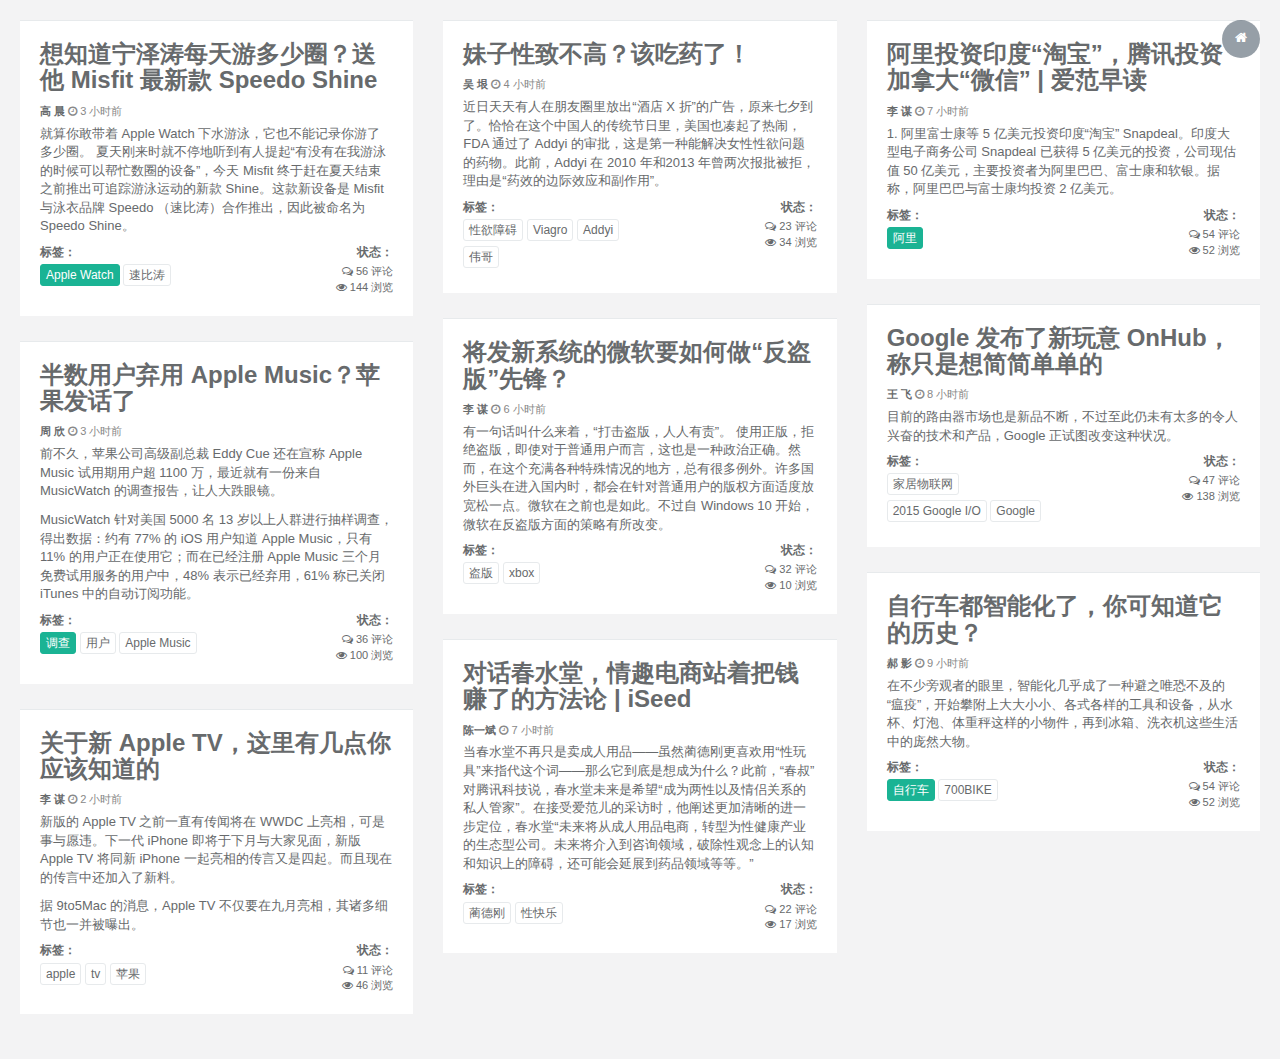
<file: blog/blog.html>
<!DOCTYPE html>
<html>

<head>

    <meta charset="utf-8">
    <meta name="viewport" content="width=device-width, initial-scale=1.0">
    <meta name="renderer" content="webkit">

    <title>H+ 后台主题UI框架 - 文章列表</title>
    <meta name="keywords" content="H+后台主题,后台bootstrap框架,会员中心主题,后台HTML,响应式后台">
    <meta name="description" content="H+是一个完全响应式，基于Bootstrap3最新版本开发的扁平化主题，她采用了主流的左右两栏式布局，使用了Html5+CSS3等现代技术">

    <link href="css/bootstrap.min.css?v=3.4.0" rel="stylesheet">
    <link href="css/font-awesome.min.css?v=4.3.0" rel="stylesheet">

    <link href="css/animate.min.css" rel="stylesheet">
    <link href="css/style.min.css?v=3.0.0" rel="stylesheet">

</head>

<body class="gray-bg">
    <div class="wrapper wrapper-content  animated fadeInRight blog">
        <div class="row">
            <div class="col-lg-4">
                <div class="ibox">
                    <div class="ibox-content">
                        <a href="article.html" class="btn-link">
                            <h2>
                                    想知道宁泽涛每天游多少圈？送他 Misfit 最新款 Speedo Shine
                                </h2>
                        </a>
                        <div class="small m-b-xs">
                            <strong>高 晨</strong> <span class="text-muted"><i class="fa fa-clock-o"></i> 3 小时前</span>
                        </div>
                        <p>
                            就算你敢带着 Apple Watch 下水游泳，它也不能记录你游了多少圈。 夏天刚来时就不停地听到有人提起“有没有在我游泳的时候可以帮忙数圈的设备”，今天 Misfit 终于赶在夏天结束之前推出可追踪游泳运动的新款 Shine。这款新设备是 Misfit 与泳衣品牌 Speedo （速比涛）合作推出，因此被命名为 Speedo Shine。
                        </p>
                        <div class="row">
                            <div class="col-md-6">
                                <h5>标签：</h5>
                                <button class="btn btn-primary btn-xs" type="button">Apple Watch</button>
                                <button class="btn btn-white btn-xs" type="button">速比涛</button>
                            </div>
                            <div class="col-md-6">
                                <div class="small text-right">
                                    <h5>状态：</h5>
                                    <div> <i class="fa fa-comments-o"> </i> 56 评论 </div>
                                    <i class="fa fa-eye"> </i> 144 浏览
                                </div>
                            </div>
                        </div>
                    </div>
                </div>
                <div class="ibox">
                    <div class="ibox-content">
                        <a href="article.html" class="btn-link">
                            <h2>
                                    半数用户弃用 Apple Music？苹果发话了
                                </h2>
                        </a>
                        <div class="small m-b-xs">
                            <strong>周 欣</strong> <span class="text-muted"><i class="fa fa-clock-o"></i> 3 小时前</span>
                        </div>
                        <p>
                            前不久，苹果公司高级副总裁 Eddy Cue 还在宣称 Apple Music 试用期用户超 1100 万，最近就有一份来自 MusicWatch 的调查报告，让人大跌眼镜。


                        </p>
                        <p>
                            MusicWatch 针对美国 5000 名 13 岁以上人群进行抽样调查，得出数据：约有 77% 的 iOS 用户知道 Apple Music，只有 11% 的用户正在使用它；而在已经注册 Apple Music 三个月免费试用服务的用户中，48% 表示已经弃用，61% 称已关闭 iTunes 中的自动订阅功能。
                        </p>
                        <div class="row">
                            <div class="col-md-6">
                                <h5>标签：</h5>
                                <button class="btn btn-primary btn-xs" type="button">调查</button>
                                <button class="btn btn-white btn-xs" type="button">用户</button>
                                <button class="btn btn-white btn-xs" type="button">Apple Music</button>
                            </div>
                            <div class="col-md-6">
                                <div class="small text-right">
                                    <h5>状态：</h5>
                                    <div> <i class="fa fa-comments-o"> </i> 36 评论 </div>
                                    <i class="fa fa-eye"> </i> 100 浏览
                                </div>
                            </div>
                        </div>
                    </div>
                </div>
                <div class="ibox">
                    <div class="ibox-content">
                        <a href="article.html" class="btn-link">
                            <h2>
                                    关于新 Apple TV，这里有几点你应该知道的
                                </h2>
                        </a>
                        <div class="small m-b-xs">
                            <strong>李 谋</strong> <span class="text-muted"><i class="fa fa-clock-o"></i> 2 小时前</span>
                        </div>
                        <p>
                            新版的 Apple TV 之前一直有传闻将在 WWDC 上亮相，可是事与愿违。下一代 iPhone 即将于下月与大家见面，新版 Apple TV 将同新 iPhone 一起亮相的传言又是四起。而且现在的传言中还加入了新料。</p>
                        <p>

                            据 9to5Mac 的消息，Apple TV 不仅要在九月亮相，其诸多细节也一并被曝出。
                        </p>
                        <div class="row">
                            <div class="col-md-6">
                                <h5>标签：</h5>
                                <button class="btn btn-white btn-xs" type="button">apple</button>
                                <button class="btn btn-white btn-xs" type="button">tv</button>
                                <button class="btn btn-white btn-xs" type="button">苹果</button>
                            </div>
                            <div class="col-md-6">
                                <div class="small text-right">
                                    <h5>状态：</h5>
                                    <div> <i class="fa fa-comments-o"> </i> 11 评论 </div>
                                    <i class="fa fa-eye"> </i> 46 浏览
                                </div>
                            </div>
                        </div>
                    </div>
                </div>
            </div>
            <div class="col-lg-4">
                <div class="ibox">
                    <div class="ibox-content">
                        <a href="article.html" class="btn-link">
                            <h2>
                                    妹子性致不高？该吃药了！
                                </h2>
                        </a>
                        <div class="small m-b-xs">
                            <strong>吴 垠</strong> <span class="text-muted"><i class="fa fa-clock-o"></i> 4 小时前</span>
                        </div>
                        <p>
                            近日天天有人在朋友圈里放出“酒店 X 折”的广告，原来七夕到了。恰恰在这个中国人的传统节日里，美国也凑起了热闹，FDA 通过了 Addyi 的审批，这是第一种能解决女性性欲问题的药物。此前，Addyi 在 2010 年和2013 年曾两次报批被拒，理由是“药效的边际效应和副作用”。</p>
                        <div class="row">
                            <div class="col-md-6">
                                <h5>标签：</h5>
                                <button class="btn btn-white btn-xs" type="button">性欲障碍</button>
                                <button class="btn btn-white btn-xs" type="button">Viagro</button>
                                <button class="btn btn-white btn-xs" type="button">Addyi</button>
                                <button class="btn btn-white btn-xs" type="button">伟哥</button>
                            </div>
                            <div class="col-md-6">
                                <div class="small text-right">
                                    <h5>状态：</h5>
                                    <div> <i class="fa fa-comments-o"> </i> 23 评论 </div>
                                    <i class="fa fa-eye"> </i> 34 浏览
                                </div>
                            </div>
                        </div>
                    </div>
                </div>
                <div class="ibox">
                    <div class="ibox-content">
                        <a href="article.html" class="btn-link">
                            <h2>
                                    
将发新系统的微软要如何做“反盗版”先锋？
                                </h2>
                        </a>
                        <div class="small m-b-xs">
                            <strong>李 谋</strong> <span class="text-muted"><i class="fa fa-clock-o"></i> 6 小时前</span>
                        </div>
                        <p>
                            有一句话叫什么来着，“打击盗版，人人有责”。 使用正版，拒绝盗版，即使对于普通用户而言，这也是一种政治正确。然而，在这个充满各种特殊情况的地方，总有很多例外。许多国外巨头在进入国内时，都会在针对普通用户的版权方面适度放宽松一点。微软在之前也是如此。不过自 Windows 10 开始，微软在反盗版方面的策略有所改变。
                        </p>
                        <div class="row">
                            <div class="col-md-6">
                                <h5>标签：</h5>
                                <button class="btn btn-white btn-xs" type="button">盗版</button>
                                <button class="btn btn-white btn-xs" type="button">xbox</button>
                            </div>
                            <div class="col-md-6">
                                <div class="small text-right">
                                    <h5>状态：</h5>
                                    <div> <i class="fa fa-comments-o"> </i> 32 评论 </div>
                                    <i class="fa fa-eye"> </i> 10 浏览
                                </div>
                            </div>
                        </div>
                    </div>
                </div>
                <div class="ibox">
                    <div class="ibox-content">
                        <a href="article.html" class="btn-link">
                            <h2>
                                    对话春水堂，情趣电商站着把钱赚了的方法论 | iSeed
                                </h2>
                        </a>
                        <div class="small m-b-xs">
                            <strong>陈一斌</strong> <span class="text-muted"><i class="fa fa-clock-o"></i> 7 小时前</span>
                        </div>
                        <p>
                            当春水堂不再只是卖成人用品——虽然蔺德刚更喜欢用“性玩具”来指代这个词——那么它到底是想成为什么？此前，“春叔”对腾讯科技说，春水堂未来是希望“成为两性以及情侣关系的私人管家”。在接受爱范儿的采访时，他阐述更加清晰的进一步定位，春水堂“未来将从成人用品电商，转型为性健康产业的生态型公司。未来将介入到咨询领域，破除性观念上的认知和知识上的障碍，还可能会延展到药品领域等等。”
                        </p>
                        <div class="row">
                            <div class="col-md-6">
                                <h5>标签：</h5>
                                <button class="btn btn-white btn-xs" type="button">蔺德刚</button>
                                <button class="btn btn-white btn-xs" type="button">性快乐</button>

                            </div>
                            <div class="col-md-6">
                                <div class="small text-right">
                                    <h5>状态：</h5>
                                    <div> <i class="fa fa-comments-o"> </i> 22 评论 </div>
                                    <i class="fa fa-eye"> </i> 17 浏览
                                </div>
                            </div>
                        </div>
                    </div>
                </div>
            </div>
            <div class="col-lg-4">
                <div class="ibox">
                    <div class="ibox-content">
                        <a href="article.html" class="btn-link">
                            <h2>
                                    阿里投资印度“淘宝”，腾讯投资加拿大“微信” | 爱范早读
                                </h2>
                        </a>
                        <div class="small m-b-xs">
                            <strong>李 谋</strong> <span class="text-muted"><i class="fa fa-clock-o"></i>  7 小时前</span>
                        </div>
                        <p>
                            1. 阿里富士康等 5 亿美元投资印度“淘宝” Snapdeal。印度大型电子商务公司 Snapdeal 已获得 5 亿美元的投资，公司现估值 50 亿美元，主要投资者为阿里巴巴、富士康和软银。据称，阿里巴巴与富士康均投资 2 亿美元。
                        </p>
                        <div class="row">
                            <div class="col-md-6">
                                <h5>标签：</h5>
                                <button class="btn btn-primary btn-xs" type="button">阿里</button>
                            </div>
                            <div class="col-md-6">
                                <div class="small text-right">
                                    <h5>状态：</h5>
                                    <div> <i class="fa fa-comments-o"> </i> 54 评论 </div>
                                    <i class="fa fa-eye"> </i> 52 浏览
                                </div>
                            </div>
                        </div>
                    </div>
                </div>
                <div class="ibox">
                    <div class="ibox-content">
                        <a href="article.html" class="btn-link">
                            <h2>
                                    Google 发布了新玩意 OnHub，称只是想简简单单的
                                </h2>
                        </a>
                        <div class="small m-b-xs">
                            <strong>王 飞</strong> <span class="text-muted"><i class="fa fa-clock-o"></i> 8 小时前</span>
                        </div>
                        <p>
                            目前的路由器市场也是新品不断，不过至此仍未有太多的令人兴奋的技术和产品，Google 正试图改变这种状况。
                        </p>
                        <div class="row">
                            <div class="col-md-6">
                                <h5>标签：</h5>
                                <button class="btn btn-white btn-xs" type="button">家居物联网</button>
                                <button class="btn btn-white btn-xs" type="button">2015 Google I/O</button>
                                <button class="btn btn-white btn-xs" type="button">Google</button>
                            </div>
                            <div class="col-md-6">
                                <div class="small text-right">
                                    <h5>状态：</h5>
                                    <div> <i class="fa fa-comments-o"> </i> 47 评论 </div>
                                    <i class="fa fa-eye"> </i> 138 浏览
                                </div>
                            </div>
                        </div>
                    </div>
                </div>
                <div class="ibox">
                    <div class="ibox-content">
                        <a href="article.html" class="btn-link">
                            <h2>
                                    自行车都智能化了，你可知道它的历史？
                                </h2>
                        </a>
                        <div class="small m-b-xs">
                            <strong>郝 影</strong> <span class="text-muted"><i class="fa fa-clock-o"></i> 9 小时前</span>
                        </div>
                        <p>
                            在不少旁观者的眼里，智能化几乎成了一种避之唯恐不及的“瘟疫”，开始攀附上大大小小、各式各样的工具和设备，从水杯、灯泡、体重秤这样的小物件，再到冰箱、洗衣机这些生活中的庞然大物。
                        </p>
                        <div class="row">
                            <div class="col-md-6">
                                <h5>标签：</h5>
                                <button class="btn btn-primary btn-xs" type="button">自行车</button>
                                <button class="btn btn-white btn-xs" type="button">700BIKE</button>
                            </div>
                            <div class="col-md-6">
                                <div class="small text-right">
                                    <h5>状态：</h5>
                                    <div> <i class="fa fa-comments-o"> </i> 54 评论 </div>
                                    <i class="fa fa-eye"> </i> 52 浏览
                                </div>
                            </div>
                        </div>
                    </div>
                </div>
            </div>
        </div>
    </div>

    <!-- 全局js -->
    <script src="js/jquery-2.1.1.min.js"></script>
    <script src="js/bootstrap.min.js?v=3.4.0"></script>

    <!-- 自定义js -->
    <script src="js/content.min.js?v=1.0.0"></script>


    
    <!--统计代码，可删除-->

</body>

</html>
</file>
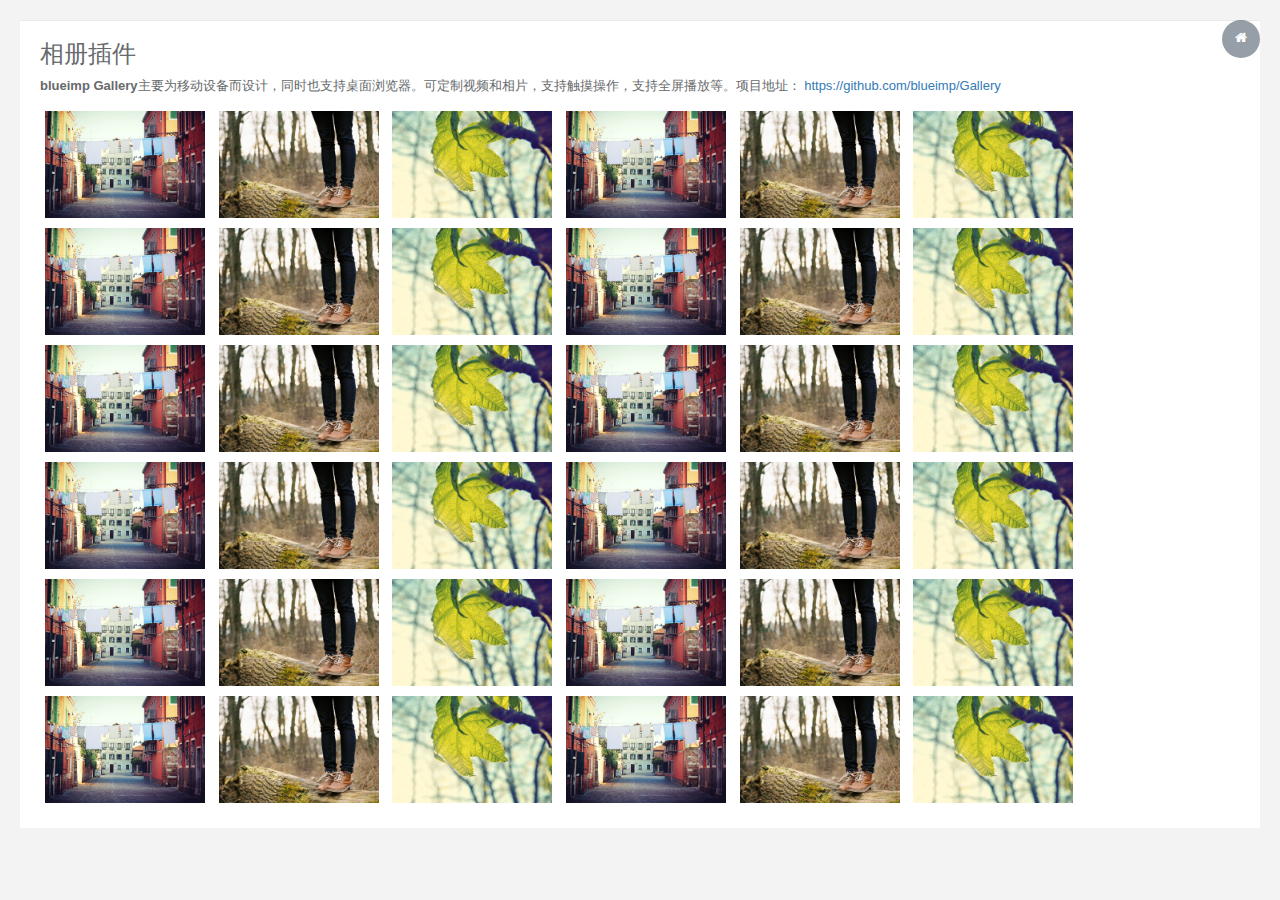
<file: blog/blueimp.html>
<!DOCTYPE html>
<html>

<head>

    <meta charset="utf-8">
    <meta name="viewport" content="width=device-width, initial-scale=1.0">
    <meta name="renderer" content="webkit">

    <title>H+ 后台主题UI框架 - Blueimp相册</title>
    <meta name="keywords" content="H+后台主题,后台bootstrap框架,会员中心主题,后台HTML,响应式后台">
    <meta name="description" content="H+是一个完全响应式，基于Bootstrap3最新版本开发的扁平化主题，她采用了主流的左右两栏式布局，使用了Html5+CSS3等现代技术">

    <link href="css/bootstrap.min.css?v=3.4.0" rel="stylesheet">
    <link href="css/font-awesome.min.css?v=4.3.0" rel="stylesheet">
    <link href="css/plugins/blueimp/css/blueimp-gallery.min.css" rel="stylesheet">

    <link href="css/animate.min.css" rel="stylesheet">
    <link href="css/style.min.css?v=3.0.0" rel="stylesheet">

    <style>
        .lightBoxGallery img {
            margin: 5px;
            width: 160px;
        }
    </style>

</head>

<body class="gray-bg">
    <div class="wrapper wrapper-content">
        <div class="row">
            <div class="col-lg-12">
                <div class="ibox float-e-margins">

                    <div class="ibox-content">

                        <h2>相册插件</h2>
                        <p>
                            <strong>blueimp Gallery</strong>主要为移动设备而设计，同时也支持桌面浏览器。可定制视频和相片，支持触摸操作，支持全屏播放等。项目地址： <a href="https://github.com/blueimp/Gallery" target="_blank">https://github.com/blueimp/Gallery</a>
                        </p>

                        <div class="lightBoxGallery">
                            <a href="img/p_big1.jpg" title="图片" data-gallery=""><img src="img/p1.jpg"></a>
                            <a href="img/p_big2.jpg" title="图片" data-gallery=""><img src="img/p2.jpg"></a>
                            <a href="img/p_big3.jpg" title="图片" data-gallery=""><img src="img/p3.jpg"></a>
                            <a href="img/p_big1.jpg" title="图片" data-gallery=""><img src="img/p1.jpg"></a>
                            <a href="img/p_big2.jpg" title="图片" data-gallery=""><img src="img/p2.jpg"></a>
                            <a href="img/p_big3.jpg" title="图片" data-gallery=""><img src="img/p3.jpg"></a>
                            <a href="img/p_big1.jpg" title="图片" data-gallery=""><img src="img/p1.jpg"></a>
                            <a href="img/p_big2.jpg" title="图片" data-gallery=""><img src="img/p2.jpg"></a>
                            <a href="img/p_big3.jpg" title="图片" data-gallery=""><img src="img/p3.jpg"></a>
                            <a href="img/p_big1.jpg" title="图片" data-gallery=""><img src="img/p1.jpg"></a>
                            <a href="img/p_big2.jpg" title="图片" data-gallery=""><img src="img/p2.jpg"></a>
                            <a href="img/p_big3.jpg" title="图片" data-gallery=""><img src="img/p3.jpg"></a>
                            <a href="img/p_big1.jpg" title="图片" data-gallery=""><img src="img/p1.jpg"></a>
                            <a href="img/p_big2.jpg" title="图片" data-gallery=""><img src="img/p2.jpg"></a>
                            <a href="img/p_big3.jpg" title="图片" data-gallery=""><img src="img/p3.jpg"></a>
                            <a href="img/p_big1.jpg" title="图片" data-gallery=""><img src="img/p1.jpg"></a>
                            <a href="img/p_big2.jpg" title="图片" data-gallery=""><img src="img/p2.jpg"></a>
                            <a href="img/p_big3.jpg" title="图片" data-gallery=""><img src="img/p3.jpg"></a>
                            <a href="img/p_big1.jpg" title="图片" data-gallery=""><img src="img/p1.jpg"></a>
                            <a href="img/p_big2.jpg" title="图片" data-gallery=""><img src="img/p2.jpg"></a>
                            <a href="img/p_big3.jpg" title="图片" data-gallery=""><img src="img/p3.jpg"></a>
                            <a href="img/p_big1.jpg" title="图片" data-gallery=""><img src="img/p1.jpg"></a>
                            <a href="img/p_big2.jpg" title="图片" data-gallery=""><img src="img/p2.jpg"></a>
                            <a href="img/p_big3.jpg" title="图片" data-gallery=""><img src="img/p3.jpg"></a>
                            <a href="img/p_big1.jpg" title="图片" data-gallery=""><img src="img/p1.jpg"></a>
                            <a href="img/p_big2.jpg" title="图片" data-gallery=""><img src="img/p2.jpg"></a>
                            <a href="img/p_big3.jpg" title="图片" data-gallery=""><img src="img/p3.jpg"></a>
                            <a href="img/p_big1.jpg" title="图片" data-gallery=""><img src="img/p1.jpg"></a>
                            <a href="img/p_big2.jpg" title="图片" data-gallery=""><img src="img/p2.jpg"></a>
                            <a href="img/p_big3.jpg" title="图片" data-gallery=""><img src="img/p3.jpg"></a>
                            <a href="img/p_big1.jpg" title="图片" data-gallery=""><img src="img/p1.jpg"></a>
                            <a href="img/p_big2.jpg" title="图片" data-gallery=""><img src="img/p2.jpg"></a>
                            <a href="img/p_big3.jpg" title="图片" data-gallery=""><img src="img/p3.jpg"></a>
                            <a href="img/p_big1.jpg" title="图片" data-gallery=""><img src="img/p1.jpg"></a>
                            <a href="img/p_big2.jpg" title="图片" data-gallery=""><img src="img/p2.jpg"></a>
                            <a href="img/p_big3.jpg" title="图片" data-gallery=""><img src="img/p3.jpg"></a>

                            <div id="blueimp-gallery" class="blueimp-gallery">
                                <div class="slides"></div>
                                <h3 class="title"></h3>
                                <a class="prev">‹</a>
                                <a class="next">›</a>
                                <a class="close">×</a>
                                <a class="play-pause"></a>
                                <ol class="indicator"></ol>
                            </div>
                        </div>
                    </div>
                </div>
            </div>
        </div>
    </div>

    <!-- 全局js -->
    <script src="js/jquery-2.1.1.min.js"></script>
    <script src="js/bootstrap.min.js?v=3.4.0"></script>

    <!-- 自定义js -->
    <script src="js/content.min.js?v=1.0.0"></script>

    <!-- blueimp gallery -->
    <script src="js/plugins/blueimp/jquery.blueimp-gallery.min.js"></script>

    
    <!--统计代码，可删除-->

</body>

</html>
</file>
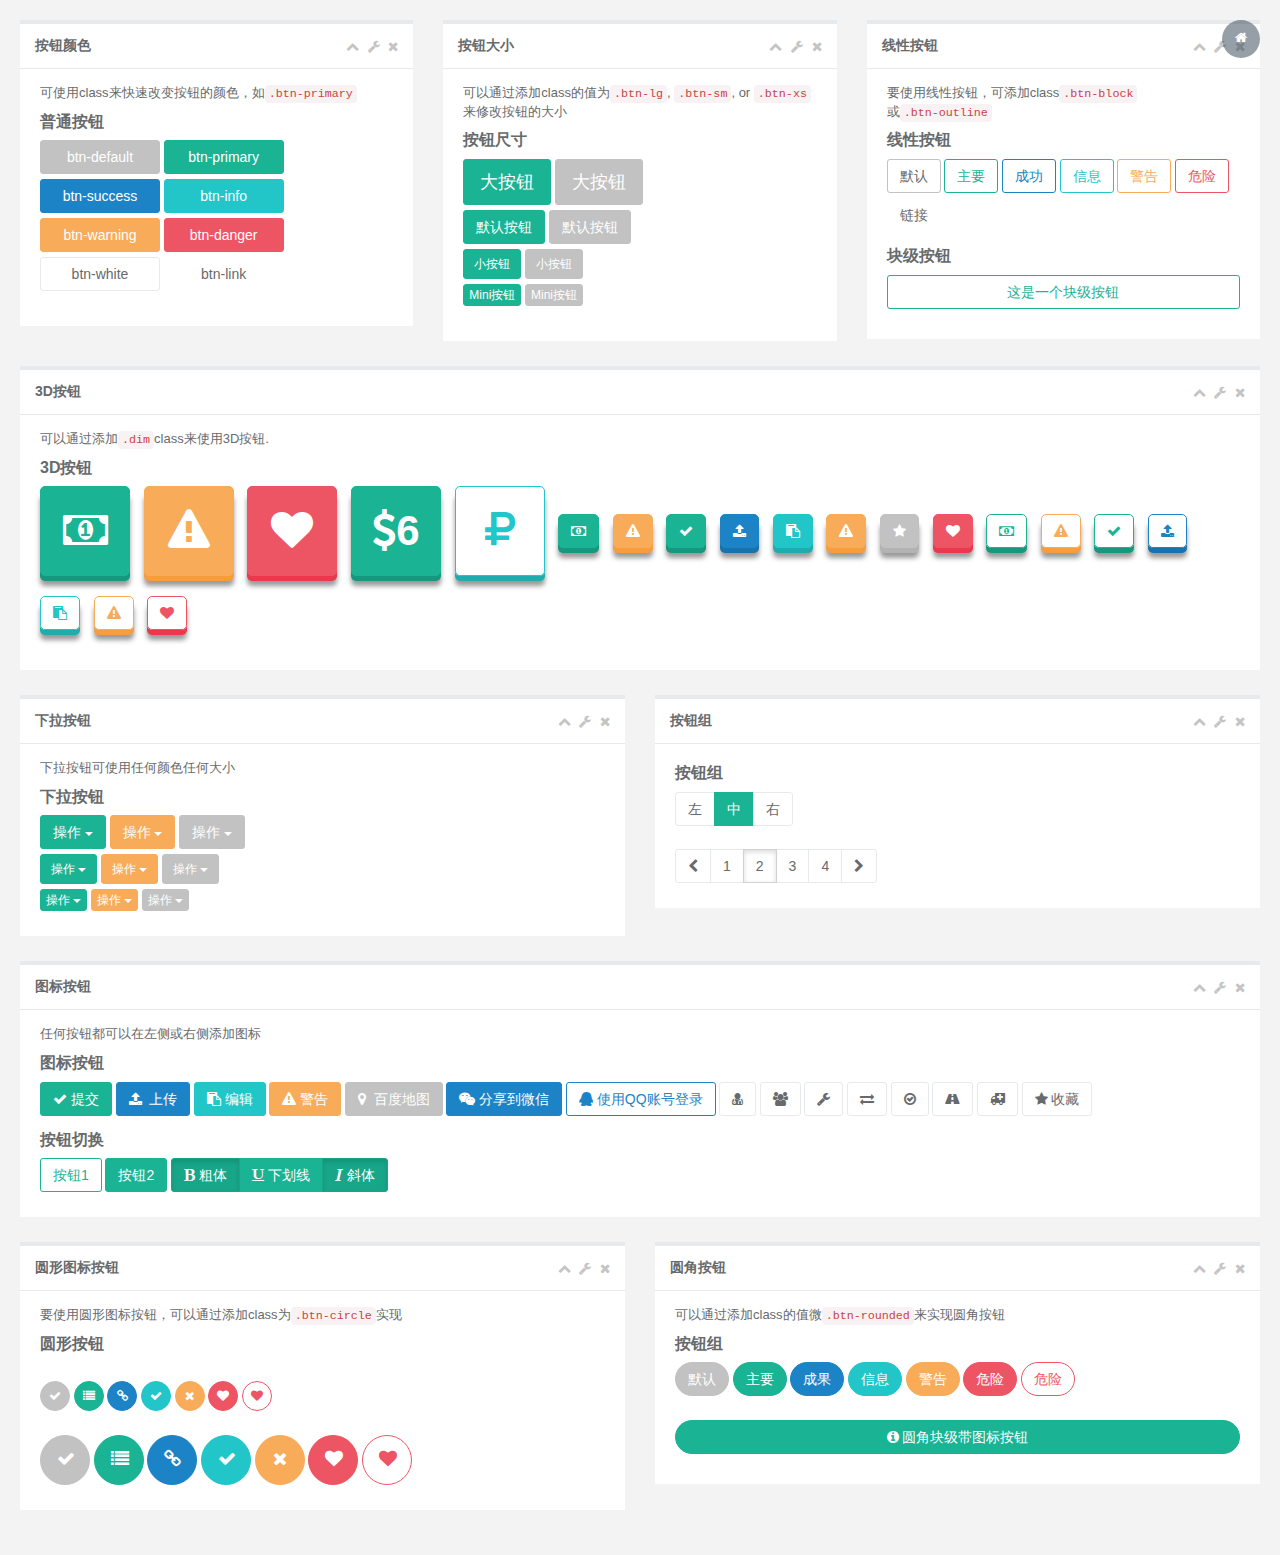
<file: blog/buttons.html>
<!DOCTYPE html>
<html>

<head>

    <meta charset="utf-8">
    <meta name="viewport" content="width=device-width, initial-scale=1.0">
    <meta name="renderer" content="webkit">

    <title>H+ 后台主题UI框架 - 按钮</title>
    <meta name="keywords" content="H+后台主题,后台bootstrap框架,会员中心主题,后台HTML,响应式后台">
    <meta name="description" content="H+是一个完全响应式，基于Bootstrap3最新版本开发的扁平化主题，她采用了主流的左右两栏式布局，使用了Html5+CSS3等现代技术">

    <link href="css/bootstrap.min.css?v=3.4.0" rel="stylesheet">
    <link href="css/font-awesome.min.css?v=4.3.0" rel="stylesheet">

    <link href="css/animate.min.css" rel="stylesheet">
    <link href="css/style.min.css?v=3.0.0" rel="stylesheet">

</head>

<body class="gray-bg">
    <div class="row wrapper wrapper-content animated fadeInRight">
        <div class="col-sm-4">
            <div class="ibox float-e-margins">
                <div class="ibox-title">
                    <h5>按钮颜色</h5>
                    <div class="ibox-tools">
                        <a class="collapse-link">
                            <i class="fa fa-chevron-up"></i>
                        </a>
                        <a class="dropdown-toggle" data-toggle="dropdown" href="buttons.html#">
                            <i class="fa fa-wrench"></i>
                        </a>
                        <ul class="dropdown-menu dropdown-user">
                            <li><a href="buttons.html#">选项1</a>
                            </li>
                            <li><a href="buttons.html#">选项2</a>
                            </li>
                        </ul>
                        <a class="close-link">
                            <i class="fa fa-times"></i>
                        </a>
                    </div>
                </div>
                <div class="ibox-content">
                    <p>
                        可使用class来快速改变按钮的颜色，如<code>.btn-primary</code>
                    </p>

                    <h3 class="font-bold">
                            普通按钮
                        </h3>
                    <p>
                        <button type="button" class="btn btn-w-m btn-default">btn-default</button>
                        <button type="button" class="btn btn-w-m btn-primary">btn-primary</button>
                        <button type="button" class="btn btn-w-m btn-success">btn-success</button>
                        <button type="button" class="btn btn-w-m btn-info">btn-info</button>
                        <button type="button" class="btn btn-w-m btn-warning">btn-warning</button>
                        <button type="button" class="btn btn-w-m btn-danger">btn-danger</button>
                        <button type="button" class="btn btn-w-m btn-white">btn-white</button>
                        <button type="button" class="btn btn-w-m btn-link">btn-link</button>
                    </p>
                </div>
            </div>
        </div>
        <div class="col-sm-4">
            <div class="ibox float-e-margins">
                <div class="ibox-title">
                    <h5>按钮大小</h5>
                    <div class="ibox-tools">
                        <a class="collapse-link">
                            <i class="fa fa-chevron-up"></i>
                        </a>
                        <a class="dropdown-toggle" data-toggle="dropdown" href="buttons.html#">
                            <i class="fa fa-wrench"></i>
                        </a>
                        <ul class="dropdown-menu dropdown-user">
                            <li><a href="buttons.html#">选项1</a>
                            </li>
                            <li><a href="buttons.html#">选项2</a>
                            </li>
                        </ul>
                        <a class="close-link">
                            <i class="fa fa-times"></i>
                        </a>
                    </div>
                </div>
                <div class="ibox-content">
                    <p>
                        可以通过添加class的值为<code>.btn-lg</code>, <code>.btn-sm</code>, or <code>.btn-xs</code>来修改按钮的大小
                    </p>
                    <h3 class="font-bold">按钮尺寸</h3>
                    <p>
                        <button type="button" class="btn btn-primary btn-lg">大按钮</button>
                        <button type="button" class="btn btn-default btn-lg">大按钮</button>
                        <br/>
                        <button type="button" class="btn btn-primary">默认按钮</button>
                        <button type="button" class="btn btn-default">默认按钮</button>
                        <br/>
                        <button type="button" class="btn btn-primary btn-sm">小按钮</button>
                        <button type="button" class="btn btn-default btn-sm">小按钮</button>
                        <br/>
                        <button type="button" class="btn btn-primary btn-xs">Mini按钮</button>
                        <button type="button" class="btn btn-default btn-xs">Mini按钮</button>
                    </p>
                </div>
            </div>
        </div>
        <div class="col-sm-4">
            <div class="ibox float-e-margins">
                <div class="ibox-title">
                    <h5>线性按钮</h5>
                    <div class="ibox-tools">
                        <a class="collapse-link">
                            <i class="fa fa-chevron-up"></i>
                        </a>
                        <a class="dropdown-toggle" data-toggle="dropdown" href="buttons.html#">
                            <i class="fa fa-wrench"></i>
                        </a>
                        <ul class="dropdown-menu dropdown-user">
                            <li><a href="buttons.html#">选项1</a>
                            </li>
                            <li><a href="buttons.html#">选项2</a>
                            </li>
                        </ul>
                        <a class="close-link">
                            <i class="fa fa-times"></i>
                        </a>
                    </div>
                </div>
                <div class="ibox-content">
                    <p>
                        要使用线性按钮，可添加class<code>.btn-block</code>或<code>.btn-outline</code>
                    </p>

                    <h3 class="font-bold">线性按钮</h3>
                    <p>
                        <button type="button" class="btn btn-outline btn-default">默认</button>
                        <button type="button" class="btn btn-outline btn-primary">主要</button>
                        <button type="button" class="btn btn-outline btn-success">成功</button>
                        <button type="button" class="btn btn-outline btn-info">信息</button>
                        <button type="button" class="btn btn-outline btn-warning">警告</button>
                        <button type="button" class="btn btn-outline btn-danger">危险</button>
                        <button type="button" class="btn btn-outline btn-link">链接</button>
                    </p>
                    <h3 class="font-bold">块级按钮</h3>
                    <p>
                        <button type="button" class="btn btn-block btn-outline btn-primary">这是一个块级按钮</button>
                    </p>
                </div>
            </div>
        </div>
        <div class="col-sm-12">
            <div class="ibox float-e-margins">
                <div class="ibox-title">
                    <h5>3D按钮</h5>
                    <div class="ibox-tools">
                        <a class="collapse-link">
                            <i class="fa fa-chevron-up"></i>
                        </a>
                        <a class="dropdown-toggle" data-toggle="dropdown" href="buttons.html#">
                            <i class="fa fa-wrench"></i>
                        </a>
                        <ul class="dropdown-menu dropdown-user">
                            <li><a href="buttons.html#">选项1</a>
                            </li>
                            <li><a href="buttons.html#">选项2</a>
                            </li>
                        </ul>
                        <a class="close-link">
                            <i class="fa fa-times"></i>
                        </a>
                    </div>
                </div>
                <div class="ibox-content">
                    <p>
                        可以通过添加<code>.dim</code>class来使用3D按钮.
                    </p>
                    <h3 class="font-bold">3D按钮</h3>

                    <button class="btn btn-primary dim btn-large-dim" type="button"><i class="fa fa-money"></i>
                    </button>
                    <button class="btn btn-warning dim btn-large-dim" type="button"><i class="fa fa-warning"></i>
                    </button>
                    <button class="btn btn-danger  dim btn-large-dim" type="button"><i class="fa fa-heart"></i>
                    </button>
                    <button class="btn btn-primary  dim btn-large-dim" type="button"><i class="fa fa-dollar"></i>6</button>
                    <button class="btn btn-info  dim btn-large-dim btn-outline" type="button"><i class="fa fa-ruble"></i>
                    </button>
                    <button class="btn btn-primary dim" type="button"><i class="fa fa-money"></i>
                    </button>
                    <button class="btn btn-warning dim" type="button"><i class="fa fa-warning"></i>
                    </button>
                    <button class="btn btn-primary dim" type="button"><i class="fa fa-check"></i>
                    </button>
                    <button class="btn btn-success  dim" type="button"><i class="fa fa-upload"></i>
                    </button>
                    <button class="btn btn-info  dim" type="button"><i class="fa fa-paste"></i>
                    </button>
                    <button class="btn btn-warning  dim" type="button"><i class="fa fa-warning"></i>
                    </button>
                    <button class="btn btn-default  dim " type="button"><i class="fa fa-star"></i>
                    </button>
                    <button class="btn btn-danger  dim " type="button"><i class="fa fa-heart"></i>
                    </button>

                    <button class="btn btn-outline btn-primary dim" type="button"><i class="fa fa-money"></i>
                    </button>
                    <button class="btn btn-outline btn-warning dim" type="button"><i class="fa fa-warning"></i>
                    </button>
                    <button class="btn btn-outline btn-primary dim" type="button"><i class="fa fa-check"></i>
                    </button>
                    <button class="btn btn-outline btn-success  dim" type="button"><i class="fa fa-upload"></i>
                    </button>
                    <button class="btn btn-outline btn-info  dim" type="button"><i class="fa fa-paste"></i>
                    </button>
                    <button class="btn btn-outline btn-warning  dim" type="button"><i class="fa fa-warning"></i>
                    </button>
                    <button class="btn btn-outline btn-danger  dim " type="button"><i class="fa fa-heart"></i>
                    </button>

                </div>
            </div>
        </div>
        <div class="col-sm-12">
            <div class="row">
                <div class="col-sm-6">
                    <div class="ibox float-e-margins">
                        <div class="ibox-title">
                            <h5>下拉按钮</h5>
                            <div class="ibox-tools">
                                <a class="collapse-link">
                                    <i class="fa fa-chevron-up"></i>
                                </a>
                                <a class="dropdown-toggle" data-toggle="dropdown" href="buttons.html#">
                                    <i class="fa fa-wrench"></i>
                                </a>
                                <ul class="dropdown-menu dropdown-user">
                                    <li><a href="buttons.html#">选项1</a>
                                    </li>
                                    <li><a href="buttons.html#">选项2</a>
                                    </li>
                                </ul>
                                <a class="close-link">
                                    <i class="fa fa-times"></i>
                                </a>
                            </div>
                        </div>
                        <div class="ibox-content">
                            <p>
                                下拉按钮可使用任何颜色任何大小
                            </p>

                            <h3 class="font-bold">下拉按钮</h3>
                            <div class="btn-group">
                                <button data-toggle="dropdown" class="btn btn-primary dropdown-toggle">操作 <span class="caret"></span>
                                </button>
                                <ul class="dropdown-menu">
                                    <li><a href="buttons.html#">置顶</a>
                                    </li>
                                    <li><a href="buttons.html#" class="font-bold">修改</a>
                                    </li>
                                    <li><a href="buttons.html#">禁用</a>
                                    </li>
                                    <li class="divider"></li>
                                    <li><a href="buttons.html#">删除</a>
                                    </li>
                                </ul>
                            </div>
                            <div class="btn-group">
                                <button data-toggle="dropdown" class="btn btn-warning dropdown-toggle">操作 <span class="caret"></span>
                                </button>
                                <ul class="dropdown-menu">
                                    <li><a href="buttons.html#">置顶</a>
                                    </li>
                                    <li><a href="buttons.html#">修改</a>
                                    </li>
                                    <li><a href="buttons.html#">禁用</a>
                                    </li>
                                    <li class="divider"></li>
                                    <li><a href="buttons.html#">删除</a>
                                    </li>
                                </ul>
                            </div>
                            <div class="btn-group">
                                <button data-toggle="dropdown" class="btn btn-default dropdown-toggle">操作 <span class="caret"></span>
                                </button>
                                <ul class="dropdown-menu">
                                    <li><a href="buttons.html#">置顶</a>
                                    </li>
                                    <li><a href="buttons.html#" class="font-bold">修改</a>
                                    </li>
                                    <li><a href="buttons.html#">禁用</a>
                                    </li>
                                    <li class="divider"></li>
                                    <li><a href="buttons.html#">删除</a>
                                    </li>
                                </ul>
                            </div>

                            <br/>
                            <div class="btn-group">
                                <button data-toggle="dropdown" class="btn btn-primary btn-sm dropdown-toggle">操作 <span class="caret"></span>
                                </button>
                                <ul class="dropdown-menu">
                                    <li><a href="buttons.html#">置顶</a>
                                    </li>
                                    <li><a href="buttons.html#" class="font-bold">修改</a>
                                    </li>
                                    <li><a href="buttons.html#">禁用</a>
                                    </li>
                                    <li class="divider"></li>
                                    <li><a href="buttons.html#">删除</a>
                                    </li>
                                </ul>
                            </div>
                            <div class="btn-group">
                                <button data-toggle="dropdown" class="btn btn-warning btn-sm dropdown-toggle">操作 <span class="caret"></span>
                                </button>
                                <ul class="dropdown-menu">
                                    <li><a href="buttons.html#">置顶</a>
                                    </li>
                                    <li><a href="buttons.html#" class="font-bold">修改</a>
                                    </li>
                                    <li><a href="buttons.html#">禁用</a>
                                    </li>
                                    <li class="divider"></li>
                                    <li><a href="buttons.html#">删除</a>
                                    </li>
                                </ul>
                            </div>
                            <div class="btn-group">
                                <button data-toggle="dropdown" class="btn btn-default btn-sm dropdown-toggle">操作 <span class="caret"></span>
                                </button>
                                <ul class="dropdown-menu">
                                    <li><a href="buttons.html#">置顶</a>
                                    </li>
                                    <li><a href="buttons.html#" class="font-bold">修改</a>
                                    </li>
                                    <li><a href="buttons.html#">禁用</a>
                                    </li>
                                    <li class="divider"></li>
                                    <li><a href="buttons.html#">删除</a>
                                    </li>
                                </ul>
                            </div>
                            <br/>
                            <div class="btn-group">
                                <button data-toggle="dropdown" class="btn btn-primary btn-xs dropdown-toggle">操作 <span class="caret"></span>
                                </button>
                                <ul class="dropdown-menu">
                                    <li><a href="buttons.html#">置顶</a>
                                    </li>
                                    <li><a href="buttons.html#" class="font-bold">修改</a>
                                    </li>
                                    <li><a href="buttons.html#">禁用</a>
                                    </li>
                                    <li class="divider"></li>
                                    <li><a href="buttons.html#">删除</a>
                                    </li>
                                </ul>
                            </div>
                            <div class="btn-group">
                                <button data-toggle="dropdown" class="btn btn-warning btn-xs dropdown-toggle">操作 <span class="caret"></span>
                                </button>
                                <ul class="dropdown-menu">
                                    <li><a href="buttons.html#">置顶</a>
                                    </li>
                                    <li><a href="buttons.html#" class="font-bold">修改</a>
                                    </li>
                                    <li><a href="buttons.html#">禁用</a>
                                    </li>
                                    <li class="divider"></li>
                                    <li><a href="buttons.html#">删除</a>
                                    </li>
                                </ul>
                            </div>
                            <div class="btn-group">
                                <button data-toggle="dropdown" class="btn btn-default btn-xs dropdown-toggle">操作 <span class="caret"></span>
                                </button>
                                <ul class="dropdown-menu">
                                    <li><a href="buttons.html#">置顶</a>
                                    </li>
                                    <li><a href="buttons.html#" class="font-bold">修改</a>
                                    </li>
                                    <li><a href="buttons.html#">禁用</a>
                                    </li>
                                    <li class="divider"></li>
                                    <li><a href="buttons.html#">删除</a>
                                    </li>
                                </ul>
                            </div>
                        </div>
                    </div>
                </div>
                <div class="col-sm-6">
                    <div class="ibox float-e-margins">
                        <div class="ibox-title">
                            <h5>按钮组</h5>
                            <div class="ibox-tools">
                                <a class="collapse-link">
                                    <i class="fa fa-chevron-up"></i>
                                </a>
                                <a class="dropdown-toggle" data-toggle="dropdown" href="buttons.html#">
                                    <i class="fa fa-wrench"></i>
                                </a>
                                <ul class="dropdown-menu dropdown-user">
                                    <li><a href="buttons.html#">选项1</a>
                                    </li>
                                    <li><a href="buttons.html#">选项2</a>
                                    </li>
                                </ul>
                                <a class="close-link">
                                    <i class="fa fa-times"></i>
                                </a>
                            </div>
                        </div>
                        <div class="ibox-content">

                            <h3 class="font-bold">按钮组</h3>
                            <div class="btn-group">
                                <button class="btn btn-white" type="button">左</button>
                                <button class="btn btn-primary" type="button">中</button>
                                <button class="btn btn-white" type="button">右</button>
                            </div>
                            <br/>
                            <br/>
                            <div class="btn-group">
                                <button type="button" class="btn btn-white"><i class="fa fa-chevron-left"></i>
                                </button>
                                <button class="btn btn-white">1</button>
                                <button class="btn btn-white  active">2</button>
                                <button class="btn btn-white">3</button>
                                <button class="btn btn-white">4</button>
                                <button type="button" class="btn btn-white"><i class="fa fa-chevron-right"></i>
                                </button>
                            </div>
                        </div>
                    </div>
                </div>
            </div>
            <div class="ibox float-e-margins">
                <div class="ibox-title">
                    <h5>图标按钮 </h5>
                    <div class="ibox-tools">
                        <a class="collapse-link">
                            <i class="fa fa-chevron-up"></i>
                        </a>
                        <a class="dropdown-toggle" data-toggle="dropdown" href="buttons.html#">
                            <i class="fa fa-wrench"></i>
                        </a>
                        <ul class="dropdown-menu dropdown-user">
                            <li><a href="buttons.html#">选项1</a>
                            </li>
                            <li><a href="buttons.html#">选项2</a>
                            </li>
                        </ul>
                        <a class="close-link">
                            <i class="fa fa-times"></i>
                        </a>
                    </div>
                </div>
                <div class="ibox-content">
                    <p>
                        任何按钮都可以在左侧或右侧添加图标
                    </p>

                    <h3 class="font-bold">图标按钮</h3>
                    <p>
                        <button class="btn btn-primary " type="button"><i class="fa fa-check"></i>&nbsp;提交</button>
                        <button class="btn btn-success " type="button"><i class="fa fa-upload"></i>&nbsp;&nbsp;<span class="bold">上传</span>
                        </button>
                        <button class="btn btn-info " type="button"><i class="fa fa-paste"></i> 编辑</button>
                        <button class="btn btn-warning " type="button"><i class="fa fa-warning"></i> <span class="bold">警告</span>
                        </button>
                        <button class="btn btn-default " type="button"><i class="fa fa-map-marker"></i>&nbsp;&nbsp;百度地图</button>

                        <a class="btn btn-success">
                            <i class="fa fa-weixin"> </i> 分享到微信
                        </a>
                        <a class="btn btn-success btn-outline">
                            <i class="fa fa-qq"> </i> 使用QQ账号登录
                        </a>
                        <a class="btn btn-white btn-bitbucket">
                            <i class="fa fa-user-md"></i>
                        </a>
                        <a class="btn btn-white btn-bitbucket">
                            <i class="fa fa-group"></i>
                        </a>
                        <a class="btn btn-white btn-bitbucket">
                            <i class="fa fa-wrench"></i>
                        </a>
                        <a class="btn btn-white btn-bitbucket">
                            <i class="fa fa-exchange"></i>
                        </a>
                        <a class="btn btn-white btn-bitbucket">
                            <i class="fa fa-check-circle-o"></i>
                        </a>
                        <a class="btn btn-white btn-bitbucket">
                            <i class="fa fa-road"></i>
                        </a>
                        <a class="btn btn-white btn-bitbucket">
                            <i class="fa fa-ambulance"></i>
                        </a>
                        <a class="btn btn-white btn-bitbucket">
                            <i class="fa fa-star"></i> 收藏
                        </a>
                    </p>

                    <h3 class="font-bold">按钮切换</h3>
                    <button data-toggle="button" class="btn btn-primary btn-outline" type="button">按钮1</button>
                    <button data-toggle="button" class="btn btn-primary" type="button">按钮2</button>
                    <div data-toggle="buttons-checkbox" class="btn-group">
                        <button class="btn btn-primary active" type="button"><i class="fa fa-bold"></i> 粗体</button>
                        <button class="btn btn-primary" type="button"><i class="fa fa-underline"></i> 下划线</button>
                        <button class="btn btn-primary active" type="button"><i class="fa fa-italic"></i> 斜体</button>
                    </div>
                </div>
            </div>
        </div>
        <div class="col-sm-12">
            <div class="row">
                <div class="col-sm-6">
                    <div class="ibox float-e-margins">
                        <div class="ibox-title">
                            <h5>圆形图标按钮</h5>
                            <div class="ibox-tools">
                                <a class="collapse-link">
                                    <i class="fa fa-chevron-up"></i>
                                </a>
                                <a class="dropdown-toggle" data-toggle="dropdown" href="buttons.html#">
                                    <i class="fa fa-wrench"></i>
                                </a>
                                <ul class="dropdown-menu dropdown-user">
                                    <li><a href="buttons.html#">选项1</a>
                                    </li>
                                    <li><a href="buttons.html#">选项2</a>
                                    </li>
                                </ul>
                                <a class="close-link">
                                    <i class="fa fa-times"></i>
                                </a>
                            </div>
                        </div>
                        <div class="ibox-content">
                            <p>
                                要使用圆形图标按钮，可以通过添加class为<code>.btn-circle</code>实现
                            </p>

                            <h3 class="font-bold">圆形按钮</h3>
                            <br/>
                            <button class="btn btn-default btn-circle" type="button"><i class="fa fa-check"></i>
                            </button>
                            <button class="btn btn-primary btn-circle" type="button"><i class="fa fa-list"></i>
                            </button>
                            <button class="btn btn-success btn-circle" type="button"><i class="fa fa-link"></i>
                            </button>
                            <button class="btn btn-info btn-circle" type="button"><i class="fa fa-check"></i>
                            </button>
                            <button class="btn btn-warning btn-circle" type="button"><i class="fa fa-times"></i>
                            </button>
                            <button class="btn btn-danger btn-circle" type="button"><i class="fa fa-heart"></i>
                            </button>
                            <button class="btn btn-danger btn-circle btn-outline" type="button"><i class="fa fa-heart"></i>
                            </button>
                            <br/>
                            <br/>
                            <button class="btn btn-default btn-circle btn-lg" type="button"><i class="fa fa-check"></i>
                            </button>
                            <button class="btn btn-primary btn-circle btn-lg" type="button"><i class="fa fa-list"></i>
                            </button>
                            <button class="btn btn-success btn-circle btn-lg" type="button"><i class="fa fa-link"></i>
                            </button>
                            <button class="btn btn-info btn-circle btn-lg" type="button"><i class="fa fa-check"></i>
                            </button>
                            <button class="btn btn-warning btn-circle btn-lg" type="button"><i class="fa fa-times"></i>
                            </button>
                            <button class="btn btn-danger btn-circle btn-lg" type="button"><i class="fa fa-heart"></i>
                            </button>
                            <button class="btn btn-danger btn-circle btn-lg btn-outline" type="button"><i class="fa fa-heart"></i>
                            </button>

                        </div>
                    </div>
                </div>
                <div class="col-sm-6">
                    <div class="ibox float-e-margins">
                        <div class="ibox-title">
                            <h5>圆角按钮</h5>
                            <div class="ibox-tools">
                                <a class="collapse-link">
                                    <i class="fa fa-chevron-up"></i>
                                </a>
                                <a class="dropdown-toggle" data-toggle="dropdown" href="buttons.html#">
                                    <i class="fa fa-wrench"></i>
                                </a>
                                <ul class="dropdown-menu dropdown-user">
                                    <li><a href="buttons.html#">选项1</a>
                                    </li>
                                    <li><a href="buttons.html#">选项2</a>
                                    </li>
                                </ul>
                                <a class="close-link">
                                    <i class="fa fa-times"></i>
                                </a>
                            </div>
                        </div>
                        <div class="ibox-content">
                            <p>
                                可以通过添加class的值微<code>.btn-rounded</code>来实现圆角按钮
                            </p>

                            <h3 class="font-bold">按钮组</h3>
                            <p>
                                <a class="btn btn-default btn-rounded" href="buttons.html#">默认</a>
                                <a class="btn btn-primary btn-rounded" href="buttons.html#">主要</a>
                                <a class="btn btn-success btn-rounded" href="buttons.html#">成果</a>
                                <a class="btn btn-info btn-rounded" href="buttons.html#">信息</a>
                                <a class="btn btn-warning btn-rounded" href="buttons.html#">警告</a>
                                <a class="btn btn-danger btn-rounded" href="buttons.html#">危险</a>
                                <a class="btn btn-danger btn-rounded btn-outline" href="buttons.html#">危险</a>
                                <br/>
                                <br/>
                                <a class="btn btn-primary btn-rounded btn-block" href="buttons.html#"><i class="fa fa-info-circle"></i> 圆角块级带图标按钮</a>
                            </p>
                        </div>
                    </div>
                </div>

            </div>
        </div>
    </div>

    <!-- 全局js -->
    <script src="js/jquery-2.1.1.min.js"></script>
    <script src="js/bootstrap.min.js?v=3.4.0"></script>



    <!-- 自定义js -->
    <script src="js/content.min.js?v=1.0.0"></script>



    
    <!--统计代码，可删除-->

</body>

</html>
</file>
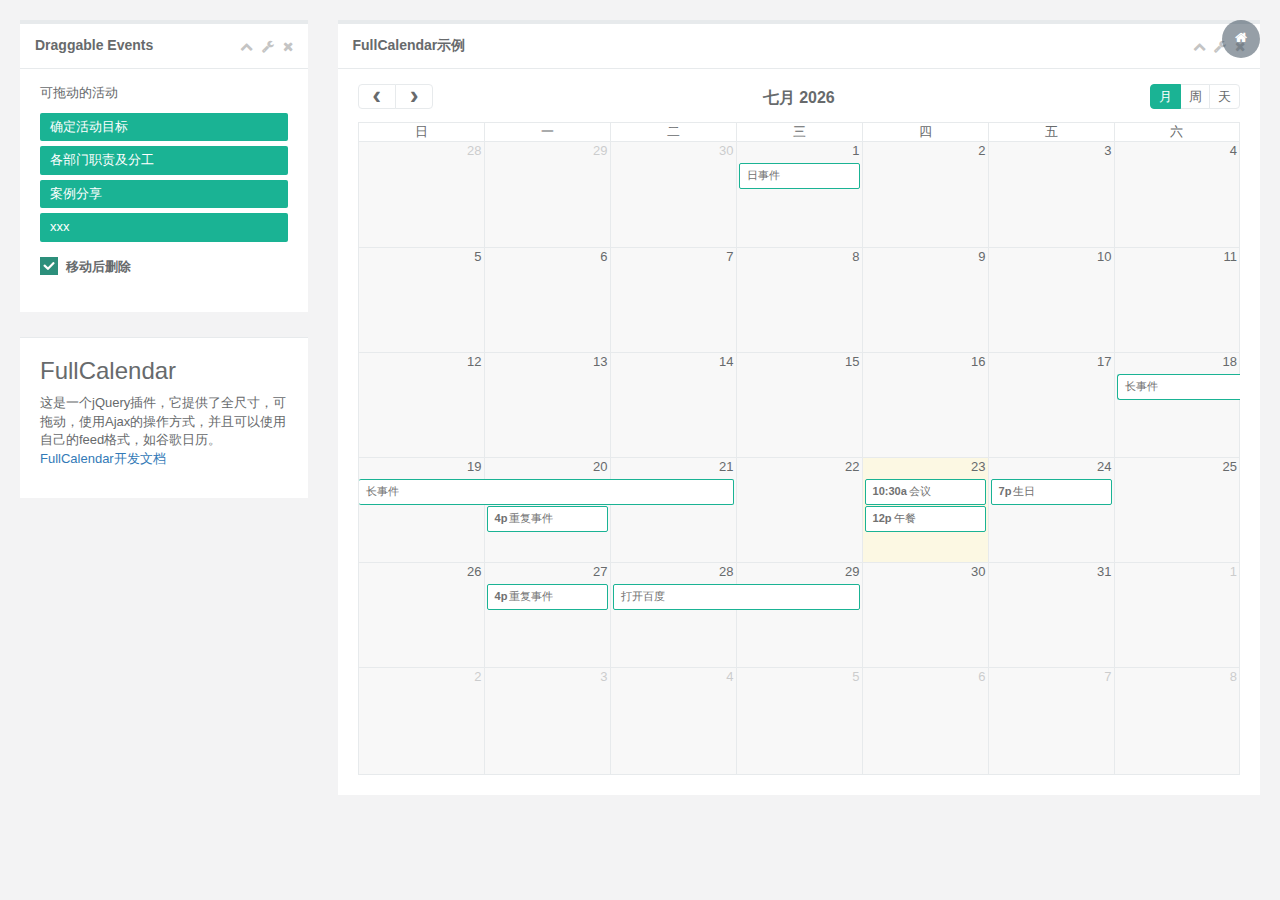
<file: blog/calendar.html>
<!DOCTYPE html>
<html>

<head>

    <meta charset="utf-8">
    <meta name="viewport" content="width=device-width, initial-scale=1.0">
    <meta name="renderer" content="webkit">

    <title>H+ 后台主题UI框架 - 日历</title>
    <meta name="keywords" content="H+后台主题,后台bootstrap框架,会员中心主题,后台HTML,响应式后台">
    <meta name="description" content="H+是一个完全响应式，基于Bootstrap3最新版本开发的扁平化主题，她采用了主流的左右两栏式布局，使用了Html5+CSS3等现代技术">

    <link href="css/bootstrap.min.css?v=3.4.0" rel="stylesheet">
    <link href="css/font-awesome.min.css?v=4.3.0" rel="stylesheet">

    <link href="css/plugins/iCheck/custom.css" rel="stylesheet">

    <link href="css/plugins/fullcalendar/fullcalendar.css" rel="stylesheet">
    <link href="css/plugins/fullcalendar/fullcalendar.print.css" rel="stylesheet">

    <link href="css/animate.min.css" rel="stylesheet">
    <link href="css/style.min.css?v=3.0.0" rel="stylesheet">

</head>

<body class="gray-bg">
    <div class="wrapper wrapper-content">
        <div class="row animated fadeInDown">
            <div class="col-sm-3">
                <div class="ibox float-e-margins">
                    <div class="ibox-title">
                        <h5>Draggable Events</h5>
                        <div class="ibox-tools">
                            <a class="collapse-link">
                                <i class="fa fa-chevron-up"></i>
                            </a>
                            <a class="dropdown-toggle" data-toggle="dropdown" href="calendar.html#">
                                <i class="fa fa-wrench"></i>
                            </a>
                            <ul class="dropdown-menu dropdown-user">
                                <li><a href="calendar.html#">选项1</a>
                                </li>
                                <li><a href="calendar.html#">选项2</a>
                                </li>
                            </ul>
                            <a class="close-link">
                                <i class="fa fa-times"></i>
                            </a>
                        </div>
                    </div>
                    <div class="ibox-content">
                        <div id='external-events'>
                            <p>可拖动的活动</p>
                            <div class='external-event navy-bg'>确定活动目标</div>
                            <div class='external-event navy-bg'>各部门职责及分工</div>
                            <div class='external-event navy-bg'>案例分享</div>
                            <div class='external-event navy-bg'>xxx</div>
                            <p class="m-t">
                                <input type='checkbox' id='drop-remove' class="i-checks" checked />
                                <label for='drop-remove'>移动后删除</label>
                            </p>
                        </div>
                    </div>
                </div>
                <div class="ibox float-e-margins">
                    <div class="ibox-content">
                        <h2>FullCalendar</h2> 这是一个jQuery插件，它提供了全尺寸，可拖动，使用Ajax的操作方式，并且可以使用自己的feed格式，如谷歌日历。
                        <p>
                            <a href="http://arshaw.com/fullcalendar/" target="_blank">FullCalendar开发文档</a>
                        </p>
                    </div>
                </div>
            </div>
            <div class="col-sm-9">
                <div class="ibox float-e-margins">
                    <div class="ibox-title">
                        <h5>FullCalendar示例 </h5>
                        <div class="ibox-tools">
                            <a class="collapse-link">
                                <i class="fa fa-chevron-up"></i>
                            </a>
                            <a class="dropdown-toggle" data-toggle="dropdown" href="calendar.html#">
                                <i class="fa fa-wrench"></i>
                            </a>
                            <ul class="dropdown-menu dropdown-user">
                                <li><a href="calendar.html#">选项1</a>
                                </li>
                                <li><a href="calendar.html#">选项2</a>
                                </li>
                            </ul>
                            <a class="close-link">
                                <i class="fa fa-times"></i>
                            </a>
                        </div>
                    </div>
                    <div class="ibox-content">
                        <div id="calendar"></div>
                    </div>
                </div>
            </div>
        </div>
    </div>


    <!-- 全局js -->
    <script src="js/jquery-2.1.1.min.js"></script>
    <script src="js/bootstrap.min.js?v=3.4.0"></script>



    <!-- 自定义js -->
    <script src="js/content.min.js?v=1.0.0"></script>


    <script src="js/jquery-ui.custom.min.js"></script>

    <!-- iCheck -->
    <script src="js/plugins/iCheck/icheck.min.js"></script>

    <!-- Full Calendar -->
    <script src="js/plugins/fullcalendar/fullcalendar.min.js"></script>

    <script>
        $(document).ready(function(){$(".i-checks").iCheck({checkboxClass:"icheckbox_square-green",radioClass:"iradio_square-green",});$("#external-events div.external-event").each(function(){var d={title:$.trim($(this).text())};$(this).data("eventObject",d);$(this).draggable({zIndex:999,revert:true,revertDuration:0})});var b=new Date();var c=b.getDate();var a=b.getMonth();var e=b.getFullYear();$("#calendar").fullCalendar({header:{left:"prev,next",center:"title",right:"month,agendaWeek,agendaDay"},editable:true,droppable:true,drop:function(g,h){var f=$(this).data("eventObject");var d=$.extend({},f);d.start=g;d.allDay=h;$("#calendar").fullCalendar("renderEvent",d,true);if($("#drop-remove").is(":checked")){$(this).remove()}},events:[{title:"日事件",start:new Date(e,a,1)},{title:"长事件",start:new Date(e,a,c-5),end:new Date(e,a,c-2),},{id:999,title:"重复事件",start:new Date(e,a,c-3,16,0),allDay:false,},{id:999,title:"重复事件",start:new Date(e,a,c+4,16,0),allDay:false},{title:"会议",start:new Date(e,a,c,10,30),allDay:false},{title:"午餐",start:new Date(e,a,c,12,0),end:new Date(e,a,c,14,0),allDay:false},{title:"生日",start:new Date(e,a,c+1,19,0),end:new Date(e,a,c+1,22,30),allDay:false},{title:"打开百度",start:new Date(e,a,28),end:new Date(e,a,29),url:"http://baidu.com/"}],})});
    </script>
    
    <!--统计代码，可删除-->

</body>

</html>
</file>
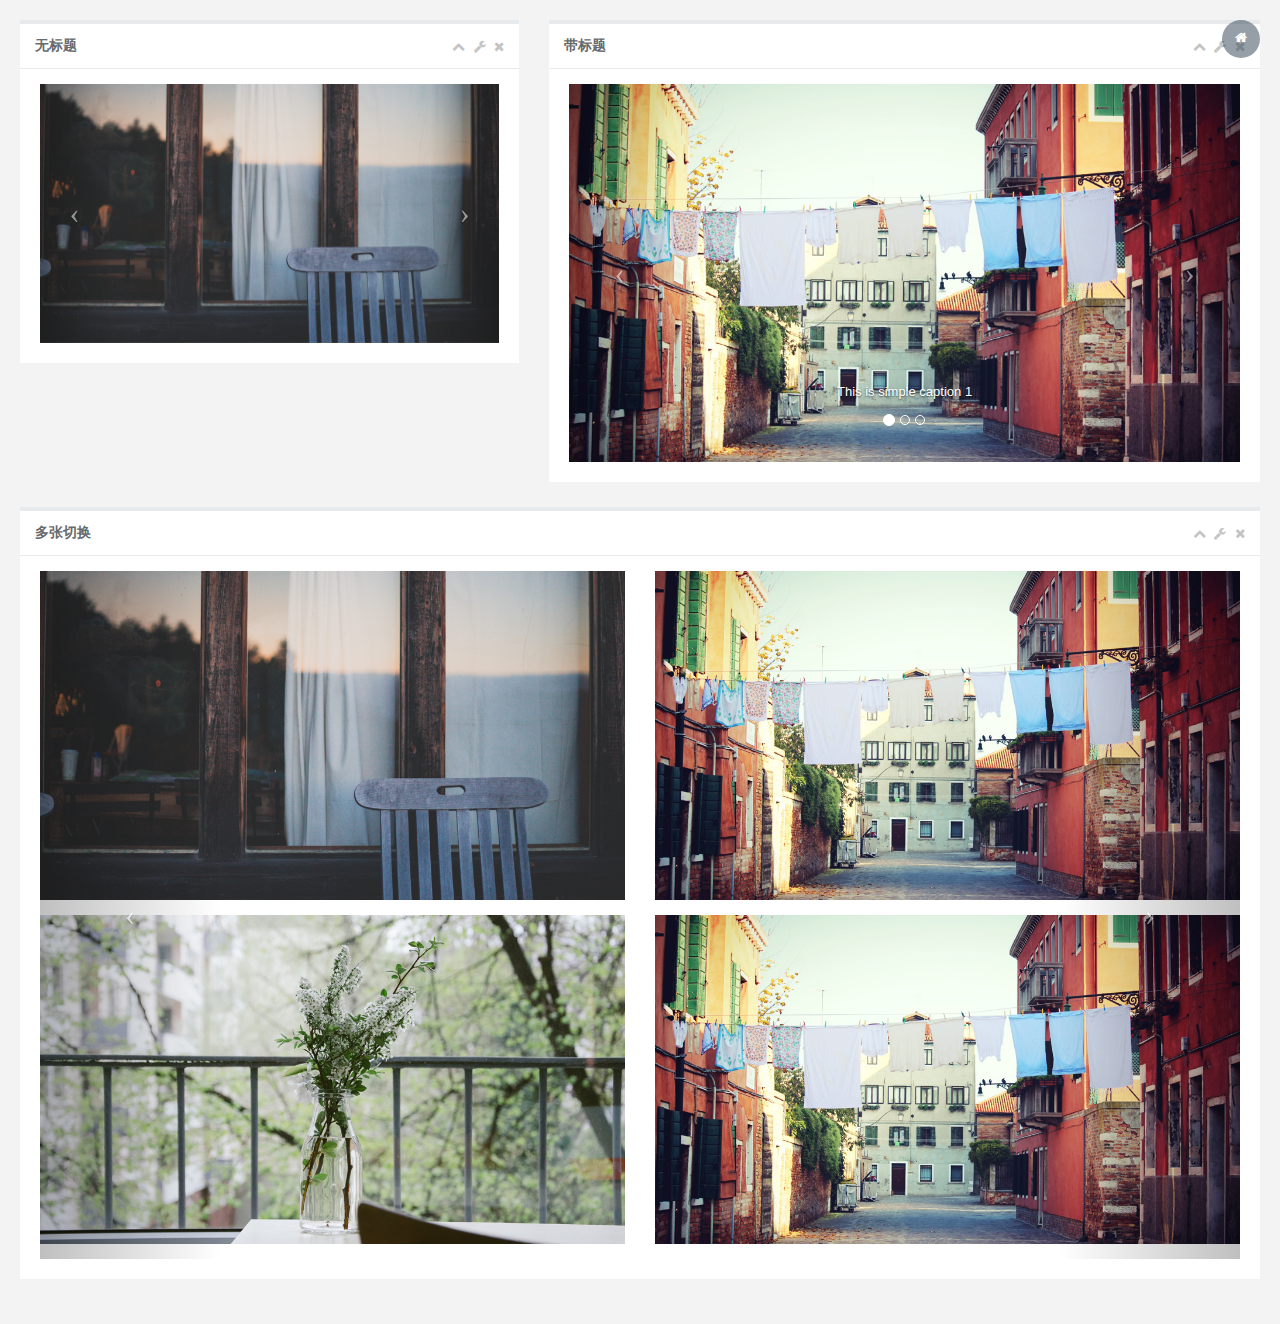
<file: blog/carousel.html>
<!DOCTYPE html>
<html>

<head>

    <meta charset="utf-8">
    <meta name="viewport" content="width=device-width, initial-scale=1.0">
    <meta name="renderer" content="webkit">

    <title>H+ 后台主题UI框架 - 图片切换</title>
    <meta name="keywords" content="H+后台主题,后台bootstrap框架,会员中心主题,后台HTML,响应式后台">
    <meta name="description" content="H+是一个完全响应式，基于Bootstrap3最新版本开发的扁平化主题，她采用了主流的左右两栏式布局，使用了Html5+CSS3等现代技术">

    <link href="css/bootstrap.min.css?v=3.4.0" rel="stylesheet">
    <link href="css/font-awesome.min.css?v=4.3.0" rel="stylesheet">

    <link href="css/animate.min.css" rel="stylesheet">
    <link href="css/style.min.css?v=3.0.0" rel="stylesheet">

</head>

<body class="gray-bg">
    <div class="wrapper wrapper-content">
        <div class="row">
            <div class="col-sm-5">
                <div class="ibox float-e-margins">
                    <div class="ibox-title">
                        <h5>无标题</h5>
                        <div class="ibox-tools">
                            <a class="collapse-link">
                                <i class="fa fa-chevron-up"></i>
                            </a>
                            <a class="dropdown-toggle" data-toggle="dropdown" href="carousel.html#">
                                <i class="fa fa-wrench"></i>
                            </a>
                            <ul class="dropdown-menu dropdown-user">
                                <li><a href="carousel.html#">选项1</a>
                                </li>
                                <li><a href="carousel.html#">选项2</a>
                                </li>
                            </ul>
                            <a class="close-link">
                                <i class="fa fa-times"></i>
                            </a>
                        </div>
                    </div>
                    <div class="ibox-content">
                        <div class="carousel slide" id="carousel1">
                            <div class="carousel-inner">
                                <div class="item active">
                                    <img alt="image" class="img-responsive" src="img/p_big3.jpg">
                                </div>
                                <div class="item">
                                    <img alt="image" class="img-responsive" src="img/p_big1.jpg">
                                </div>
                                <div class="item ">
                                    <img alt="image" class="img-responsive" src="img/p_big2.jpg">
                                </div>

                            </div>
                            <a data-slide="prev" href="carousel.html#carousel1" class="left carousel-control">
                                <span class="icon-prev"></span>
                            </a>
                            <a data-slide="next" href="carousel.html#carousel1" class="right carousel-control">
                                <span class="icon-next"></span>
                            </a>
                        </div>
                    </div>
                </div>
            </div>
            <div class="col-sm-7">
                <div class="ibox float-e-margins">
                    <div class="ibox-title">
                        <h5>带标题</h5>
                        <div class="ibox-tools">
                            <a class="collapse-link">
                                <i class="fa fa-chevron-up"></i>
                            </a>
                            <a class="dropdown-toggle" data-toggle="dropdown" href="carousel.html#">
                                <i class="fa fa-wrench"></i>
                            </a>
                            <ul class="dropdown-menu dropdown-user">
                                <li><a href="carousel.html#">选项1</a>
                                </li>
                                <li><a href="carousel.html#">选项2</a>
                                </li>
                            </ul>
                            <a class="close-link">
                                <i class="fa fa-times"></i>
                            </a>
                        </div>
                    </div>
                    <div class="ibox-content ">
                        <div class="carousel slide" id="carousel2">
                            <ol class="carousel-indicators">
                                <li data-slide-to="0" data-target="#carousel2" class="active"></li>
                                <li data-slide-to="1" data-target="#carousel2"></li>
                                <li data-slide-to="2" data-target="#carousel2" class=""></li>
                            </ol>
                            <div class="carousel-inner">
                                <div class="item active">
                                    <img alt="image" class="img-responsive" src="img/p_big1.jpg">
                                    <div class="carousel-caption">
                                        <p>This is simple caption 1</p>
                                    </div>
                                </div>
                                <div class="item ">
                                    <img alt="image" class="img-responsive" src="img/p_big3.jpg">
                                    <div class="carousel-caption">
                                        <p>This is simple caption 2</p>
                                    </div>
                                </div>
                                <div class="item">
                                    <img alt="image" class="img-responsive" src="img/p_big2.jpg">
                                    <div class="carousel-caption">
                                        <p>This is simple caption 3</p>
                                    </div>
                                </div>
                            </div>
                            <a data-slide="prev" href="carousel.html#carousel2" class="left carousel-control">
                                <span class="icon-prev"></span>
                            </a>
                            <a data-slide="next" href="carousel.html#carousel2" class="right carousel-control">
                                <span class="icon-next"></span>
                            </a>
                        </div>
                    </div>
                </div>
            </div>

        </div>
        <div class="row">
            <div class="col-sm-12">
                <div class="ibox float-e-margins">
                    <div class="ibox-title">
                        <h5>多张切换</h5>
                        <div class="ibox-tools">
                            <a class="collapse-link">
                                <i class="fa fa-chevron-up"></i>
                            </a>
                            <a class="dropdown-toggle" data-toggle="dropdown" href="carousel.html#">
                                <i class="fa fa-wrench"></i>
                            </a>
                            <ul class="dropdown-menu dropdown-user">
                                <li><a href="carousel.html#">选项1</a>
                                </li>
                                <li><a href="carousel.html#">选项2</a>
                                </li>
                            </ul>
                            <a class="close-link">
                                <i class="fa fa-times"></i>
                            </a>
                        </div>
                    </div>
                    <div class="ibox-content">
                        <div class="carousel slide" id="carousel3">
                            <div class="carousel-inner">
                                <div class="item gallery active left">
                                    <div class="row">
                                        <div class="col-sm-6">
                                            <img alt="image" class="img-responsive" src="img/p_big1.jpg">
                                        </div>
                                        <div class="col-sm-6">
                                            <img alt="image" class="img-responsive" src="img/p_big2.jpg">
                                        </div>
                                        <div class="col-sm-6">
                                            <img alt="image" class="img-responsive" src="img/p_big3.jpg">
                                        </div>
                                        <div class="col-sm-6">
                                            <img alt="image" class="img-responsive" src="img/p_big1.jpg">
                                        </div>
                                    </div>
                                </div>
                                <div class="item gallery next left">
                                    <div class="row">
                                        <div class="col-sm-6">
                                            <img alt="image" class="img-responsive" src="img/p_big3.jpg">
                                        </div>
                                        <div class="col-sm-6">
                                            <img alt="image" class="img-responsive" src="img/p_big1.jpg">
                                        </div>
                                        <div class="col-sm-6">
                                            <img alt="image" class="img-responsive" src="img/p_big2.jpg">
                                        </div>
                                        <div class="col-sm-6">
                                            <img alt="image" class="img-responsive" src="img/p_big1.jpg">
                                        </div>
                                    </div>
                                </div>
                                <div class="item gallery">
                                    <div class="row">
                                        <div class="col-sm-6">
                                            <img alt="image" class="img-responsive" src="img/p_big2.jpg">
                                        </div>
                                        <div class="col-sm-6">
                                            <img alt="image" class="img-responsive" src="img/p_big3.jpg">
                                        </div>
                                        <div class="col-sm-6">
                                            <img alt="image" class="img-responsive" src="img/p_big1.jpg">
                                        </div>
                                        <div class="col-sm-6">
                                            <img alt="image" class="img-responsive" src="img/p_big2.jpg">
                                        </div>
                                    </div>
                                </div>
                            </div>
                            <a data-slide="prev" href="carousel.html#carousel3" class="left carousel-control">
                                <span class="icon-prev"></span>
                            </a>
                            <a data-slide="next" href="carousel.html#carousel3" class="right carousel-control">
                                <span class="icon-next"></span>
                            </a>
                        </div>
                    </div>
                </div>
            </div>
        </div>
    </div>

    <!-- 全局js -->
    <script src="js/jquery-2.1.1.min.js"></script>
    <script src="js/bootstrap.min.js?v=3.4.0"></script>



    <!-- 自定义js -->
    <script src="js/content.min.js?v=1.0.0"></script>



    
    <!--统计代码，可删除-->

</body>

</html>
</file>
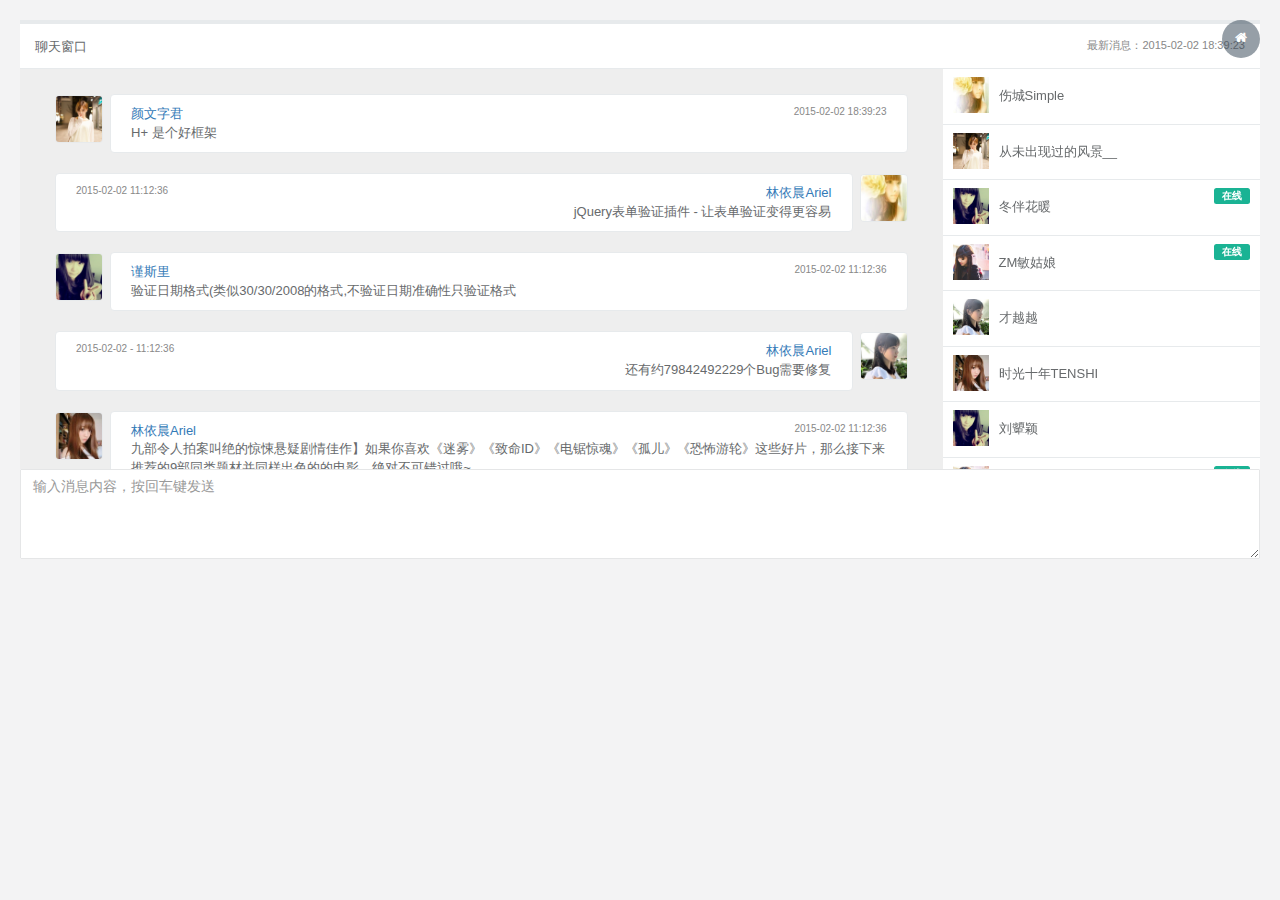
<file: blog/chat_view.html>
<!DOCTYPE html>
<html>

<head>

    <meta charset="utf-8">
    <meta name="viewport" content="width=device-width, initial-scale=1.0">
    <meta name="renderer" content="webkit">

    <title>H+ 后台主题UI框架 - 聊天窗口</title>

    <meta name="keywords" content="H+后台主题,后台bootstrap框架,会员中心主题,后台HTML,响应式后台">
    <meta name="description" content="H+是一个完全响应式，基于Bootstrap3最新版本开发的扁平化主题，她采用了主流的左右两栏式布局，使用了Html5+CSS3等现代技术">

    <link href="css/bootstrap.min.css?v=3.4.0" rel="stylesheet">
    <link href="css/font-awesome.min.css?v=4.3.0" rel="stylesheet">
    <link href="css/plugins/jsTree/style.min.css" rel="stylesheet">
    <link href="css/animate.min.css" rel="stylesheet">
    <link href="css/style.min.css?v=3.0.0" rel="stylesheet">

</head>

<body class="gray-bg">
    <div class="wrapper wrapper-content  animated fadeInRight">

        <div class="row">
            <div class="col-sm-12">

                <div class="ibox chat-view">

                    <div class="ibox-title">
                        <small class="pull-right text-muted">最新消息：2015-02-02 18:39:23</small> 聊天窗口
                    </div>


                    <div class="ibox-content">

                        <div class="row">

                            <div class="col-md-9 ">
                                <div class="chat-discussion">

                                    <div class="chat-message">
                                        <img class="message-avatar" src="img/a1.jpg" alt="">
                                        <div class="message">
                                            <a class="message-author" href="#"> 颜文字君</a>
                                            <span class="message-date"> 2015-02-02 18:39:23 </span>
                                            <span class="message-content">
											H+ 是个好框架
                                            </span>
                                        </div>
                                    </div>
                                    <div class="chat-message">
                                        <img class="message-avatar" src="img/a4.jpg" alt="">
                                        <div class="message">
                                            <a class="message-author" href="#"> 林依晨Ariel </a>
                                            <span class="message-date">  2015-02-02 11:12:36 </span>
                                            <span class="message-content">
											jQuery表单验证插件 - 让表单验证变得更容易
                                            </span>
                                        </div>
                                    </div>
                                    <div class="chat-message">
                                        <img class="message-avatar" src="img/a2.jpg" alt="">
                                        <div class="message">
                                            <a class="message-author" href="#"> 谨斯里 </a>
                                            <span class="message-date">  2015-02-02 11:12:36 </span>
                                            <span class="message-content">
											验证日期格式(类似30/30/2008的格式,不验证日期准确性只验证格式
                                            </span>
                                        </div>
                                    </div>
                                    <div class="chat-message">
                                        <img class="message-avatar" src="img/a5.jpg" alt="">
                                        <div class="message">
                                            <a class="message-author" href="#"> 林依晨Ariel </a>
                                            <span class="message-date">  2015-02-02 - 11:12:36 </span>
                                            <span class="message-content">
											还有约79842492229个Bug需要修复
                                            </span>
                                        </div>
                                    </div>
                                    <div class="chat-message">
                                        <img class="message-avatar" src="img/a6.jpg" alt="">
                                        <div class="message">
                                            <a class="message-author" href="#"> 林依晨Ariel </a>
                                            <span class="message-date">  2015-02-02 11:12:36 </span>
                                            <span class="message-content">
											九部令人拍案叫绝的惊悚悬疑剧情佳作】如果你喜欢《迷雾》《致命ID》《电锯惊魂》《孤儿》《恐怖游轮》这些好片，那么接下来推荐的9部同类题材并同样出色的的电影，绝对不可错过哦~
                                                        
                                            </span>
                                        </div>
                                    </div>

                                </div>

                            </div>
                            <div class="col-md-3">
                                <div class="chat-users">


                                    <div class="users-list">
                                        <div class="chat-user">
                                            <img class="chat-avatar" src="img/a4.jpg" alt="">
                                            <div class="chat-user-name">
                                                <a href="#">伤城Simple</a>
                                            </div>
                                        </div>
                                        <div class="chat-user">
                                            <img class="chat-avatar" src="img/a1.jpg" alt="">
                                            <div class="chat-user-name">
                                                <a href="#">从未出现过的风景__</a>
                                            </div>
                                        </div>
                                        <div class="chat-user">
                                            <span class="pull-right label label-primary">在线</span>
                                            <img class="chat-avatar" src="img/a2.jpg" alt="">
                                            <div class="chat-user-name">
                                                <a href="#">冬伴花暖</a>
                                            </div>
                                        </div>
                                        <div class="chat-user">
                                            <span class="pull-right label label-primary">在线</span>
                                            <img class="chat-avatar" src="img/a3.jpg" alt="">
                                            <div class="chat-user-name">
                                                <a href="#">ZM敏姑娘	</a>
                                            </div>
                                        </div>
                                        <div class="chat-user">
                                            <img class="chat-avatar" src="img/a5.jpg" alt="">
                                            <div class="chat-user-name">
                                                <a href="#">才越越</a>
                                            </div>
                                        </div>
                                        <div class="chat-user">
                                            <img class="chat-avatar" src="img/a6.jpg" alt="">
                                            <div class="chat-user-name">
                                                <a href="#">时光十年TENSHI</a>
                                            </div>
                                        </div>
                                        <div class="chat-user">
                                            <img class="chat-avatar" src="img/a2.jpg" alt="">
                                            <div class="chat-user-name">
                                                <a href="#">刘顰颖</a>
                                            </div>
                                        </div>
                                        <div class="chat-user">
                                            <span class="pull-right label label-primary">在线</span>
                                            <img class="chat-avatar" src="img/a3.jpg" alt="">
                                            <div class="chat-user-name">
                                                <a href="#">陈泳儿SccBaby</a>
                                            </div>
                                        </div>


                                    </div>

                                </div>
                            </div>

                        </div>
                        <div class="row">
                            <div class="col-sm-12">
                                <div class="chat-message-form">

                                    <div class="form-group">

                                        <textarea class="form-control message-input" name="message" placeholder="输入消息内容，按回车键发送"></textarea>
                                    </div>

                                </div>
                            </div>
                        </div>


                    </div>

                </div>
            </div>

        </div>


    </div>


    <!-- 全局js -->
    <script src="js/jquery-2.1.1.min.js"></script>
    <script src="js/bootstrap.min.js?v=3.4.0"></script>



    <!-- 自定义js -->
    <script src="js/content.min.js?v=1.0.0"></script>


    
    <!--统计代码，可删除-->
</body>

</html>
</file>
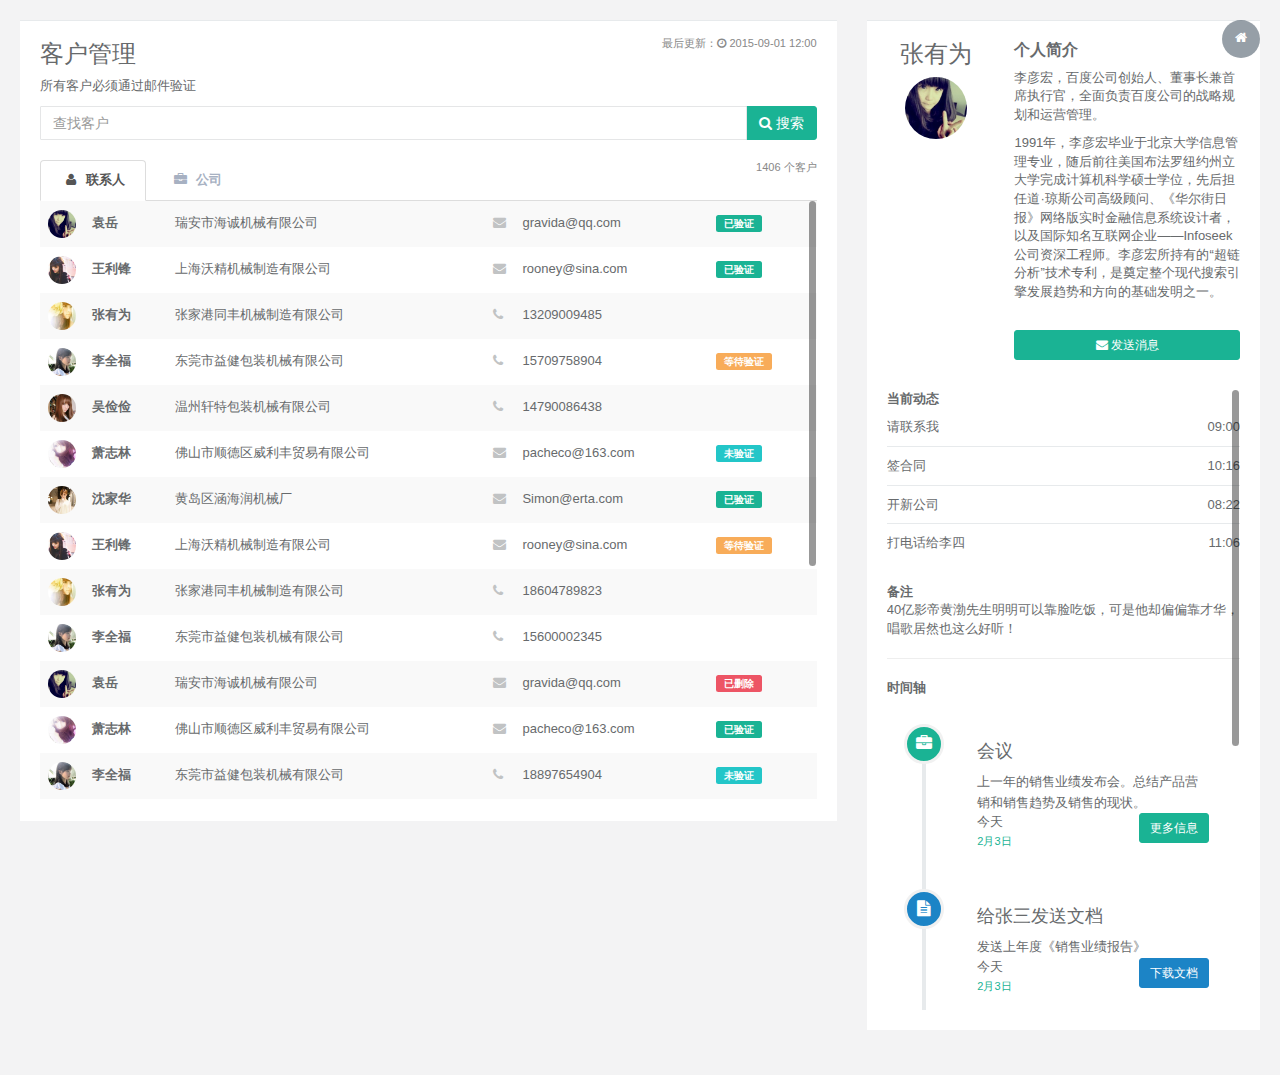
<file: blog/clients.html>
<!DOCTYPE html>
<html>

<head>

    <meta charset="utf-8">
    <meta name="viewport" content="width=device-width, initial-scale=1.0">
    <meta name="renderer" content="webkit">

    <title>H+ 后台主题UI框架 - 客户管理</title>
    <meta name="keywords" content="H+后台主题,后台bootstrap框架,会员中心主题,后台HTML,响应式后台">
    <meta name="description" content="H+是一个完全响应式，基于Bootstrap3最新版本开发的扁平化主题，她采用了主流的左右两栏式布局，使用了Html5+CSS3等现代技术">

    <link href="css/bootstrap.min.css?v=3.4.0" rel="stylesheet">
    <link href="css/font-awesome.min.css?v=4.3.0" rel="stylesheet">

    <link href="css/animate.min.css" rel="stylesheet">
    <link href="css/style.min.css?v=3.0.0" rel="stylesheet">

</head>

<body class="gray-bg">
    <div class="wrapper wrapper-content  animated fadeInRight">
        <div class="row">
            <div class="col-sm-8">
                <div class="ibox">
                    <div class="ibox-content">
                        <span class="text-muted small pull-right">最后更新：<i class="fa fa-clock-o"></i> 2015-09-01 12:00</span>
                        <h2>客户管理</h2>
                        <p>
                            所有客户必须通过邮件验证
                        </p>
                        <div class="input-group">
                            <input type="text" placeholder="查找客户" class="input form-control">
                            <span class="input-group-btn">
                                        <button type="button" class="btn btn btn-primary"> <i class="fa fa-search"></i> 搜索</button>
                                </span>
                        </div>
                        <div class="clients-list">
                            <ul class="nav nav-tabs">
                                <span class="pull-right small text-muted">1406 个客户</span>
                                <li class="active"><a data-toggle="tab" href="#tab-1"><i class="fa fa-user"></i> 联系人</a>
                                </li>
                                <li class=""><a data-toggle="tab" href="#tab-2"><i class="fa fa-briefcase"></i> 公司</a>
                                </li>
                            </ul>
                            <div class="tab-content">
                                <div id="tab-1" class="tab-pane active">
                                    <div class="full-height-scroll">
                                        <div class="table-responsive">
                                            <table class="table table-striped table-hover">
                                                <tbody>
                                                    <tr>
                                                        <td class="client-avatar"><img alt="image" src="img/a2.jpg"> </td>
                                                        <td><a data-toggle="tab" href="#contact-1" class="client-link">袁岳</a>
                                                        </td>
                                                        <td> 瑞安市海诚机械有限公司</td>
                                                        <td class="contact-type"><i class="fa fa-envelope"> </i>
                                                        </td>
                                                        <td> gravida@qq.com</td>
                                                        <td class="client-status"><span class="label label-primary">已验证</span>
                                                        </td>
                                                    </tr>
                                                    <tr>
                                                        <td class="client-avatar"><img alt="image" src="img/a3.jpg"> </td>
                                                        <td><a data-toggle="tab" href="#contact-2" class="client-link">王利锋</a>
                                                        </td>
                                                        <td>上海沃精机械制造有限公司</td>
                                                        <td class="contact-type"><i class="fa fa-envelope"> </i>
                                                        </td>
                                                        <td> rooney@sina.com</td>
                                                        <td class="client-status"><span class="label label-primary">已验证</span>
                                                        </td>
                                                    </tr>
                                                    <tr>
                                                        <td class="client-avatar"><img alt="image" src="img/a4.jpg"> </td>
                                                        <td><a data-toggle="tab" href="#contact-3" class="client-link">张有为 </a>
                                                        </td>
                                                        <td>张家港同丰机械制造有限公司</td>
                                                        <td class="contact-type"><i class="fa fa-phone"> </i>
                                                        </td>
                                                        <td> 13209009485</td>
                                                        <td class="client-status"></td>
                                                    </tr>
                                                    <tr>
                                                        <td class="client-avatar">
                                                            <a href=""><img alt="image" src="img/a5.jpg">
                                                            </a>
                                                        </td>
                                                        <td><a data-toggle="tab" href="#contact-4" class="client-link">李全福</a>
                                                        </td>
                                                        <td>东莞市益健包装机械有限公司</td>
                                                        <td class="contact-type"><i class="fa fa-phone"> </i>
                                                        </td>
                                                        <td> 15709758904</td>
                                                        <td class="client-status"><span class="label label-warning">等待验证</span>
                                                        </td>
                                                    </tr>
                                                    <tr>
                                                        <td class="client-avatar">
                                                            <a href=""><img alt="image" src="img/a6.jpg">
                                                            </a>
                                                        </td>
                                                        <td><a data-toggle="tab" href="#contact-2" class="client-link">吴俭俭</a>
                                                        </td>
                                                        <td>温州轩特包装机械有限公司</td>
                                                        <td class="contact-type"><i class="fa fa-phone"> </i>
                                                        </td>
                                                        <td> 14790086438</td>
                                                        <td class="client-status"></td>
                                                    </tr>
                                                    <tr>
                                                        <td class="client-avatar">
                                                            <a href=""><img alt="image" src="img/a7.jpg">
                                                            </a>
                                                        </td>
                                                        <td><a data-toggle="tab" href="#contact-3" class="client-link">萧志林</a>
                                                        </td>
                                                        <td>佛山市顺德区威利丰贸易有限公司 </td>
                                                        <td class="contact-type"><i class="fa fa-envelope"> </i>
                                                        </td>
                                                        <td> pacheco@163.com</td>
                                                        <td class="client-status"><span class="label label-info">未验证</span>
                                                        </td>
                                                    </tr>
                                                    <tr>
                                                        <td class="client-avatar">
                                                            <a href=""><img alt="image" src="img/a1.jpg">
                                                            </a>
                                                        </td>
                                                        <td><a data-toggle="tab" href="#contact-1" class="client-link">沈家华</a>
                                                        </td>
                                                        <td>黄岛区涵海润机械厂</td>
                                                        <td class="contact-type"><i class="fa fa-envelope"> </i>
                                                        </td>
                                                        <td> Simon@erta.com</td>
                                                        <td class="client-status"><span class="label label-primary">已验证</span>
                                                        </td>
                                                    </tr>
                                                    <tr>
                                                        <td class="client-avatar">
                                                            <a href=""><img alt="image" src="img/a3.jpg">
                                                            </a>
                                                        </td>
                                                        <td><a data-toggle="tab" href="#contact-2" class="client-link">王利锋</a>
                                                        </td>
                                                        <td>上海沃精机械制造有限公司</td>
                                                        <td class="contact-type"><i class="fa fa-envelope"> </i>
                                                        </td>
                                                        <td> rooney@sina.com</td>
                                                        <td class="client-status"><span class="label label-warning">等待验证</span>
                                                        </td>
                                                    </tr>
                                                    <tr>
                                                        <td class="client-avatar">
                                                            <a href=""><img alt="image" src="img/a4.jpg">
                                                            </a>
                                                        </td>
                                                        <td><a data-toggle="tab" href="#contact-3" class="client-link">张有为 </a>
                                                        </td>
                                                        <td>张家港同丰机械制造有限公司</td>
                                                        <td class="contact-type"><i class="fa fa-phone"> </i>
                                                        </td>
                                                        <td> 18604789823</td>
                                                        <td class="client-status"></td>
                                                    </tr>
                                                    <tr>
                                                        <td class="client-avatar">
                                                            <a href=""><img alt="image" src="img/a5.jpg">
                                                            </a>
                                                        </td>
                                                        <td><a data-toggle="tab" href="#contact-4" class="client-link">李全福</a>
                                                        </td>
                                                        <td>东莞市益健包装机械有限公司</td>
                                                        <td class="contact-type"><i class="fa fa-phone"> </i>
                                                        </td>
                                                        <td> 15600002345</td>
                                                        <td class="client-status"></td>
                                                    </tr>
                                                    <tr>
                                                        <td class="client-avatar">
                                                            <a href=""><img alt="image" src="img/a2.jpg">
                                                            </a>
                                                        </td>
                                                        <td><a data-toggle="tab" href="#contact-1" class="client-link">袁岳</a>
                                                        </td>
                                                        <td> 瑞安市海诚机械有限公司</td>
                                                        <td class="contact-type"><i class="fa fa-envelope"> </i>
                                                        </td>
                                                        <td> gravida@qq.com</td>
                                                        <td class="client-status"><span class="label label-danger">已删除</span>
                                                        </td>
                                                    </tr>
                                                    <tr>
                                                        <td class="client-avatar">
                                                            <a href=""><img alt="image" src="img/a7.jpg">
                                                            </a>
                                                        </td>
                                                        <td><a data-toggle="tab" href="#contact-2" class="client-link">萧志林</a>
                                                        </td>
                                                        <td>佛山市顺德区威利丰贸易有限公司 </td>
                                                        <td class="contact-type"><i class="fa fa-envelope"> </i>
                                                        </td>
                                                        <td> pacheco@163.com</td>
                                                        <td class="client-status"><span class="label label-primary">已验证</span>
                                                        </td>
                                                    </tr>
                                                    <tr>
                                                        <td class="client-avatar">
                                                            <a href=""><img alt="image" src="img/a5.jpg">
                                                            </a>
                                                        </td>
                                                        <td><a data-toggle="tab" href="#contact-3" class="client-link">李全福</a>
                                                        </td>
                                                        <td>东莞市益健包装机械有限公司</td>
                                                        <td class="contact-type"><i class="fa fa-phone"> </i>
                                                        </td>
                                                        <td> 18897654904</td>
                                                        <td class="client-status"><span class="label label-info">未验证</span>
                                                        </td>
                                                    </tr>
                                                    <tr>
                                                        <td class="client-avatar">
                                                            <a href=""><img alt="image" src="img/a6.jpg">
                                                            </a>
                                                        </td>
                                                        <td><a data-toggle="tab" href="#contact-4" class="client-link">吴俭俭</a>
                                                        </td>
                                                        <td>温州轩特包装机械有限公司</td>
                                                        <td class="contact-type"><i class="fa fa-phone"> </i>
                                                        </td>
                                                        <td> 18290876923</td>
                                                        <td class="client-status"><span class="label label-primary">已验证</span>
                                                        </td>
                                                    </tr>
                                                    <tr>
                                                        <td class="client-avatar">
                                                            <a href=""><img alt="image" src="img/a7.jpg">
                                                            </a>
                                                        </td>
                                                        <td><a data-toggle="tab" href="#contact-2" class="client-link">萧志林</a>
                                                        </td>
                                                        <td>佛山市顺德区威利丰贸易有限公司 </td>
                                                        <td class="contact-type"><i class="fa fa-envelope"> </i>
                                                        </td>
                                                        <td> pacheco@163.com</td>
                                                        <td class="client-status"><span class="label label-primary">已验证</span>
                                                        </td>
                                                    </tr>
                                                    <tr>
                                                        <td class="client-avatar">
                                                            <a href=""><img alt="image" src="img/a1.jpg">
                                                            </a>
                                                        </td>
                                                        <td><a data-toggle="tab" href="#contact-1" class="client-link">沈家华</a>
                                                        </td>
                                                        <td>黄岛区涵海润机械厂</td>
                                                        <td class="contact-type"><i class="fa fa-envelope"> </i>
                                                        </td>
                                                        <td> Simon@erta.com</td>
                                                        <td class="client-status"></td>
                                                    </tr>
                                                    <tr>
                                                        <td class="client-avatar">
                                                            <a href=""><img alt="image" src="img/a3.jpg">
                                                            </a>
                                                        </td>
                                                        <td><a data-toggle="tab" href="#contact-3" class="client-link">王利锋</a>
                                                        </td>
                                                        <td>上海沃精机械制造有限公司</td>
                                                        <td class="contact-type"><i class="fa fa-envelope"> </i>
                                                        </td>
                                                        <td> rooney@sina.com</td>
                                                        <td class="client-status"></td>
                                                    </tr>
                                                    <tr>
                                                        <td class="client-avatar">
                                                            <a href=""><img alt="image" src="img/a4.jpg">
                                                            </a>
                                                        </td>
                                                        <td><a data-toggle="tab" href="#contact-4" class="client-link">张有为 </a>
                                                        </td>
                                                        <td>张家港同丰机械制造有限公司</td>
                                                        <td class="contact-type"><i class="fa fa-phone"> </i>
                                                        </td>
                                                        <td> 13023428593</td>
                                                        <td class="client-status"><span class="label label-primary">已验证</span>
                                                        </td>
                                                    </tr>
                                                    <tr>
                                                        <td class="client-avatar">
                                                            <a href=""><img alt="image" src="img/a5.jpg">
                                                            </a>
                                                        </td>
                                                        <td><a data-toggle="tab" href="#contact-1" class="client-link">李全福</a>
                                                        </td>
                                                        <td>东莞市益健包装机械有限公司</td>
                                                        <td class="contact-type"><i class="fa fa-phone"> </i>
                                                        </td>
                                                        <td> 13209304434</td>
                                                        <td class="client-status"><span class="label label-info">未验证</span>
                                                        </td>
                                                    </tr>
                                                    <tr>
                                                        <td class="client-avatar">
                                                            <a href=""><img alt="image" src="img/a2.jpg">
                                                            </a>
                                                        </td>
                                                        <td><a data-toggle="tab" href="#contact-2" class="client-link">袁岳</a>
                                                        </td>
                                                        <td> 瑞安市海诚机械有限公司</td>
                                                        <td class="contact-type"><i class="fa fa-envelope"> </i>
                                                        </td>
                                                        <td> gravida@qq.com</td>
                                                        <td class="client-status"><span class="label label-warning">等待验证</span>
                                                        </td>
                                                    </tr>
                                                    <tr>
                                                        <td class="client-avatar">
                                                            <a href=""><img alt="image" src="img/a7.jpg">
                                                            </a>
                                                        </td>
                                                        <td><a data-toggle="tab" href="#contact-4" class="client-link">萧志林</a>
                                                        </td>
                                                        <td>佛山市顺德区威利丰贸易有限公司 </td>
                                                        <td class="contact-type"><i class="fa fa-envelope"> </i>
                                                        </td>
                                                        <td> pacheco@163.com</td>
                                                        <td class="client-status"></td>
                                                    </tr>
                                                </tbody>
                                            </table>
                                        </div>
                                    </div>
                                </div>
                                <div id="tab-2" class="tab-pane">
                                    <div class="full-height-scroll">
                                        <div class="table-responsive">
                                            <table class="table table-striped table-hover">
                                                <tbody>
                                                    <tr>
                                                        <td><a data-toggle="tab" href="#company-1" class="client-link">瑞安市海诚机械有限公司</a>
                                                        </td>
                                                        <td>广州</td>
                                                        <td><i class="fa fa-flag"></i> 中国</td>
                                                        <td class="client-status"><span class="label label-primary">已验证</span>
                                                        </td>
                                                    </tr>
                                                    <tr>
                                                        <td><a data-toggle="tab" href="#company-2" class="client-link">上海申弘投资发展有限公司</a>
                                                        </td>
                                                        <td>广州</td>
                                                        <td><i class="fa fa-flag"></i> 中国</td>
                                                        <td class="client-status"><span class="label label-primary">已验证</span>
                                                        </td>
                                                    </tr>
                                                    <tr>
                                                        <td><a data-toggle="tab" href="#company-3" class="client-link">衢州凯德竹业科技有限公司</a>
                                                        </td>
                                                        <td>广州</td>
                                                        <td><i class="fa fa-flag"></i> 中国</td>
                                                        <td class="client-status"></td>
                                                    </tr>
                                                    <tr>
                                                        <td><a data-toggle="tab" href="#company-1" class="client-link">北京科诺耐尔科技发展有限公司</a>
                                                        </td>
                                                        <td>广州</td>
                                                        <td><i class="fa fa-flag"></i> 中国，美国</td>
                                                        <td class="client-status"><span class="label label-warning">等待验证</span>
                                                        </td>
                                                    </tr>
                                                    <tr>
                                                        <td><a data-toggle="tab" href="#company-2" class="client-link">上海一喜食品机械有限公司</a>
                                                        </td>
                                                        <td>广州</td>
                                                        <td><i class="fa fa-flag"></i> 中国</td>
                                                        <td class="client-status"></td>
                                                    </tr>
                                                    <tr>
                                                        <td><a data-toggle="tab" href="#company-3" class="client-link"> 北京巨皓知识产权代理有限公司</a>
                                                        </td>
                                                        <td>广州</td>
                                                        <td><i class="fa fa-flag"></i> 日本</td>
                                                        <td class="client-status"><span class="label label-primary">已验证</span>
                                                        </td>
                                                    </tr>
                                                    <tr>
                                                        <td><a data-toggle="tab" href="#company-2" class="client-link">山东百洋工业装备有限公司</a>
                                                        </td>
                                                        <td>广州</td>
                                                        <td><i class="fa fa-flag"></i> 中国</td>
                                                        <td class="client-status"><span class="label label-primary">已验证</span>
                                                        </td>
                                                    </tr>
                                                    <tr>
                                                        <td><a data-toggle="tab" href="#company-1" class="client-link">瑞安市海诚机械有限公司</a>
                                                        </td>
                                                        <td>广州</td>
                                                        <td><i class="fa fa-flag"></i> 中国</td>
                                                        <td class="client-status"><span class="label label-primary">已验证</span>
                                                        </td>
                                                    </tr>
                                                    <tr>
                                                        <td><a data-toggle="tab" href="#company-2" class="client-link">上海申弘投资发展有限公司</a>
                                                        </td>
                                                        <td>广州</td>
                                                        <td><i class="fa fa-flag"></i> 中国</td>
                                                        <td class="client-status"></td>
                                                    </tr>
                                                    <tr>
                                                        <td><a data-toggle="tab" href="#company-3" class="client-link">衢州凯德竹业科技有限公司</a>
                                                        </td>
                                                        <td>广州</td>
                                                        <td><i class="fa fa-flag"></i> 中国</td>
                                                        <td class="client-status"></td>
                                                    </tr>
                                                    <tr>
                                                        <td><a data-toggle="tab" href="#company-1" class="client-link">北京科诺耐尔科技发展有限公司</a>
                                                        </td>
                                                        <td>上海</td>
                                                        <td><i class="fa fa-flag"></i> 中国，加拿大</td>
                                                        <td class="client-status"><span class="label label-warning">等待验证</span>
                                                        </td>
                                                    </tr>
                                                    <tr>
                                                        <td><a data-toggle="tab" href="#company-2" class="client-link">上海一喜食品机械有限公司</a>
                                                        </td>
                                                        <td>上海</td>
                                                        <td><i class="fa fa-flag"></i> 中国</td>
                                                        <td class="client-status"></td>
                                                    </tr>
                                                    <tr>
                                                        <td><a data-toggle="tab" href="#company-3" class="client-link"> 北京巨皓知识产权代理有限公司</a>
                                                        </td>
                                                        <td>上海</td>
                                                        <td><i class="fa fa-flag"></i> 中国</td>
                                                        <td class="client-status"><span class="label label-primary">已验证</span>
                                                        </td>
                                                    </tr>
                                                    <tr>
                                                        <td><a data-toggle="tab" href="#company-2" class="client-link">山东百洋工业装备有限公司</a>
                                                        </td>
                                                        <td>上海</td>
                                                        <td><i class="fa fa-flag"></i> 中国</td>
                                                        <td class="client-status"><span class="label label-primary">已验证</span>
                                                        </td>
                                                    </tr>
                                                    <tr>
                                                        <td><a data-toggle="tab" href="#company-1" class="client-link">瑞安市海诚机械有限公司</a>
                                                        </td>
                                                        <td>上海</td>
                                                        <td><i class="fa fa-flag"></i> 中国</td>
                                                        <td class="client-status"><span class="label label-primary">已验证</span>
                                                        </td>
                                                    </tr>
                                                    <tr>
                                                        <td><a data-toggle="tab" href="#company-2" class="client-link">上海申弘投资发展有限公司</a>
                                                        </td>
                                                        <td>上海</td>
                                                        <td><i class="fa fa-flag"></i> 中国</td>
                                                        <td class="client-status"></td>
                                                    </tr>
                                                    <tr>
                                                        <td><a data-toggle="tab" href="#company-3" class="client-link">衢州凯德竹业科技有限公司</a>
                                                        </td>
                                                        <td>北京</td>
                                                        <td><i class="fa fa-flag"></i> 中国</td>
                                                        <td class="client-status"></td>
                                                    </tr>
                                                    <tr>
                                                        <td><a data-toggle="tab" href="#company-1" class="client-link">北京科诺耐尔科技发展有限公司</a>
                                                        </td>
                                                        <td>北京</td>
                                                        <td><i class="fa fa-flag"></i> 中国</td>
                                                        <td class="client-status"><span class="label label-warning">等待验证</span>
                                                        </td>
                                                    </tr>
                                                    <tr>
                                                        <td><a data-toggle="tab" href="#company-2" class="client-link">上海一喜食品机械有限公司</a>
                                                        </td>
                                                        <td>北京</td>
                                                        <td><i class="fa fa-flag"></i> 中国</td>
                                                        <td class="client-status"></td>
                                                    </tr>
                                                    <tr>
                                                        <td><a data-toggle="tab" href="#company-3" class="client-link"> 北京巨皓知识产权代理有限公司</a>
                                                        </td>
                                                        <td>北京</td>
                                                        <td><i class="fa fa-flag"></i> 中国</td>
                                                        <td class="client-status"><span class="label label-primary">已验证</span>
                                                        </td>
                                                    </tr>
                                                    <tr>
                                                        <td><a data-toggle="tab" href="#company-2" class="client-link">山东百洋工业装备有限公司</a>
                                                        </td>
                                                        <td>北京</td>
                                                        <td><i class="fa fa-flag"></i> 中国</td>
                                                        <td class="client-status"><span class="label label-primary">已验证</span>
                                                        </td>
                                                    </tr>
                                                </tbody>
                                            </table>
                                        </div>
                                    </div>
                                </div>
                            </div>

                        </div>
                    </div>
                </div>
            </div>
            <div class="col-sm-4">
                <div class="ibox ">

                    <div class="ibox-content">
                        <div class="tab-content">
                            <div id="contact-1" class="tab-pane active">
                                <div class="row m-b-lg">
                                    <div class="col-lg-4 text-center">
                                        <h2>张有为</h2>

                                        <div class="m-b-sm">
                                            <img alt="image" class="img-circle" src="img/a2.jpg" style="width: 62px">
                                        </div>
                                    </div>
                                    <div class="col-lg-8">
                                        <h3>
                                                个人简介
                                            </h3>

                                        <p>
                                            李彦宏，百度公司创始人、董事长兼首席执行官，全面负责百度公司的战略规划和运营管理。
                                        </p>
                                        <p>

                                            1991年，李彦宏毕业于北京大学信息管理专业，随后前往美国布法罗纽约州立大学完成计算机科学硕士学位，先后担任道·琼斯公司高级顾问、《华尔街日报》网络版实时金融信息系统设计者，以及国际知名互联网企业——Infoseek公司资深工程师。李彦宏所持有的“超链分析”技术专利，是奠定整个现代搜索引擎发展趋势和方向的基础发明之一。
                                        </p>
                                        <br>
                                        <button type="button" class="btn btn-primary btn-sm btn-block"><i class="fa fa-envelope"></i> 发送消息
                                        </button>
                                    </div>
                                </div>
                                <div class="client-detail">
                                    <div class="full-height-scroll">

                                        <strong>当前动态</strong>

                                        <ul class="list-group clear-list">
                                            <li class="list-group-item fist-item">
                                                <span class="pull-right"> 09:00</span> 请联系我
                                            </li>
                                            <li class="list-group-item">
                                                <span class="pull-right"> 10:16 </span> 签合同
                                            </li>
                                            <li class="list-group-item">
                                                <span class="pull-right"> 08:22 </span> 开新公司
                                            </li>
                                            <li class="list-group-item">
                                                <span class="pull-right"> 11:06 </span> 打电话给李四
                                            </li>
                                        </ul>
                                        <strong>备注</strong>
                                        <p>
                                            40亿影帝黄渤先生明明可以靠脸吃饭，可是他却偏偏靠才华，唱歌居然也这么好听！
                                        </p>
                                        <hr/>
                                        <strong>时间轴</strong>
                                        <div id="vertical-timeline" class="vertical-container light-timeline">
                                            <div class="vertical-timeline-block">
                                                <div class="vertical-timeline-icon navy-bg">
                                                    <i class="fa fa-briefcase"></i>
                                                </div>

                                                <div class="vertical-timeline-content">
                                                    <h2>会议</h2>
                                                    <p>上一年的销售业绩发布会。总结产品营销和销售趋势及销售的现状。
                                                    </p>
                                                    <a href="#" class="btn btn-sm btn-primary"> 更多信息</a>
                                                    <span class="vertical-date">
                                        今天 <br>
                                        <small>2月3日</small>
                                    </span>
                                                </div>
                                            </div>

                                            <div class="vertical-timeline-block">
                                                <div class="vertical-timeline-icon blue-bg">
                                                    <i class="fa fa-file-text"></i>
                                                </div>

                                                <div class="vertical-timeline-content">
                                                    <h2>给张三发送文档</h2>
                                                    <p>发送上年度《销售业绩报告》</p>
                                                    <a href="#" class="btn btn-sm btn-success"> 下载文档 </a>
                                                    <span class="vertical-date">
                                        今天 <br>
                                        <small>2月3日</small>
                                    </span>
                                                </div>
                                            </div>

                                            <div class="vertical-timeline-block">
                                                <div class="vertical-timeline-icon lazur-bg">
                                                    <i class="fa fa-coffee"></i>
                                                </div>

                                                <div class="vertical-timeline-content">
                                                    <h2>喝咖啡休息</h2>
                                                    <p>喝咖啡啦，啦啦啦~~</p>
                                                    <a href="#" class="btn btn-sm btn-info">更多</a>
                                                    <span class="vertical-date"> 昨天 <br><small>2月2日</small></span>
                                                </div>
                                            </div>

                                            <div class="vertical-timeline-block">
                                                <div class="vertical-timeline-icon yellow-bg">
                                                    <i class="fa fa-phone"></i>
                                                </div>

                                                <div class="vertical-timeline-content">
                                                    <h2>给李四打电话</h2>
                                                    <p>给李四打电话分配本月工作任务</p>
                                                    <span class="vertical-date">昨天 <br><small>2月2日</small></span>
                                                </div>
                                            </div>

                                            <div class="vertical-timeline-block">
                                                <div class="vertical-timeline-icon lazur-bg">
                                                    <i class="fa fa-user-md"></i>
                                                </div>

                                                <div class="vertical-timeline-content">
                                                    <h2>公司年会</h2>
                                                    <p>发年终奖啦，啦啦啦~~</p>
                                                    <span class="vertical-date">前天 <br><small>2月1日</small></span>
                                                </div>
                                            </div>
                                        </div>
                                    </div>
                                </div>
                            </div>
                        </div>
                    </div>
                </div>
            </div>
        </div>
    </div>

    <!-- 全局js -->
    <script src="js/jquery-2.1.1.min.js"></script>
    <script src="js/bootstrap.min.js?v=3.4.0"></script>

    <script src="js/plugins/slimscroll/jquery.slimscroll.min.js"></script>

    <!-- 自定义js -->
    <script src="js/content.min.js?v=1.0.0"></script>

    <script>
        $(function () {
            $('.full-height-scroll').slimScroll({
                height: '100%'
            });
        });
    </script>

    
    <!--统计代码，可删除-->

</body>

</html>
</file>
<file: blog/css/plugins/iCheck/custom.css>
/* iCheck plugin Square skin, green
----------------------------------- */
.icheckbox_square-green,
.iradio_square-green {
    display: inline-block;
    *display: inline;
    vertical-align: middle;
    margin: 0;
    padding: 0;
    width: 22px;
    height: 22px;
    background: url(green.png) no-repeat;
    border: none;
    cursor: pointer;
}

.icheckbox_square-green {
    background-position: 0 0;
}
.icheckbox_square-green.hover {
    background-position: -24px 0;
}
.icheckbox_square-green.checked {
    background-position: -48px 0;
}
.icheckbox_square-green.disabled {
    background-position: -72px 0;
    cursor: default;
}
.icheckbox_square-green.checked.disabled {
    background-position: -96px 0;
}

.iradio_square-green {
    background-position: -120px 0;
}
.iradio_square-green.hover {
    background-position: -144px 0;
}
.iradio_square-green.checked {
    background-position: -168px 0;
}
.iradio_square-green.disabled {
    background-position: -192px 0;
    cursor: default;
}
.iradio_square-green.checked.disabled {
    background-position: -216px 0;
}

/* HiDPI support */
@media (-o-min-device-pixel-ratio: 5/4), (-webkit-min-device-pixel-ratio: 1.25), (min-resolution: 120dpi) {
    .icheckbox_square-green,
    .iradio_square-green {
        background-image: url(green@2x.png);
        -webkit-background-size: 240px 24px;
        background-size: 240px 24px;
    }
}
</file>
<file: blog/css/plugins/fullcalendar/fullcalendar.css>
/*!
 * FullCalendar v1.6.4 Stylesheet
 * Docs & License: http://arshaw.com/fullcalendar/
 * (c) 2013 Adam Shaw
 */


.fc {
	direction: ltr;
	text-align: left;
	}
	
.fc table {
	border-collapse: collapse;
	border-spacing: 0;
	}
	
html .fc,
.fc table {
	font-size: 1em;
	}
	
.fc td,
.fc th {
	padding: 0;
	vertical-align: top;
	}



/* Header
------------------------------------------------------------------------*/

.fc-header td {
	white-space: nowrap;
	}

.fc-header-left {
	width: 25%;
	text-align: left;
	}
	
.fc-header-center {
	text-align: center;
	}
	
.fc-header-right {
	width: 25%;
	text-align: right;
	}
	
.fc-header-title {
	display: inline-block;
	vertical-align: top;
	}
	
.fc-header-title h2 {
	margin-top: 0;
	white-space: nowrap;
	}
	
.fc .fc-header-space {
	padding-left: 10px;
	}
	
.fc-header .fc-button {
	margin-bottom: 1em;
	vertical-align: top;
	}
	
/* buttons edges butting together */

.fc-header .fc-button {
	margin-right: -1px;
	}
	
.fc-header .fc-corner-right,  /* non-theme */
.fc-header .ui-corner-right { /* theme */
	margin-right: 0; /* back to normal */
	}
	
/* button layering (for border precedence) */
	
.fc-header .fc-state-hover,
.fc-header .ui-state-hover {
	z-index: 2;
	}
	
.fc-header .fc-state-down {
	z-index: 3;
	}

.fc-header .fc-state-active,
.fc-header .ui-state-active {
	z-index: 4;
	}
	
	
	
/* Content
------------------------------------------------------------------------*/
	
.fc-content {
	clear: both;
	zoom: 1; /* for IE7, gives accurate coordinates for [un]freezeContentHeight */
	}
	
.fc-view {
	width: 100%;
	overflow: hidden;
	}
	
	

/* Cell Styles
------------------------------------------------------------------------*/

.fc-widget-header,    /* <th>, usually */
.fc-widget-content {  /* <td>, usually */
	border: 1px solid #ddd;
	}
	
.fc-state-highlight { /* <td> today cell */ /* TODO: add .fc-today to <th> */
	background: #fcf8e3;
	}
	
.fc-cell-overlay { /* semi-transparent rectangle while dragging */
	background: #bce8f1;
	opacity: .3;
	filter: alpha(opacity=30); /* for IE */
	}
	


/* Buttons
------------------------------------------------------------------------*/

.fc-button {
	position: relative;
	display: inline-block;
	padding: 0 .6em;
	overflow: hidden;
	height: 1.9em;
	line-height: 1.9em;
	white-space: nowrap;
	cursor: pointer;
	}
	
.fc-state-default { /* non-theme */
	border: 1px solid;
	}

.fc-state-default.fc-corner-left { /* non-theme */
	border-top-left-radius: 4px;
	border-bottom-left-radius: 4px;
	}

.fc-state-default.fc-corner-right { /* non-theme */
	border-top-right-radius: 4px;
	border-bottom-right-radius: 4px;
	}

/*
	Our default prev/next buttons use HTML entities like &lsaquo; &rsaquo; &laquo; &raquo;
	and we'll try to make them look good cross-browser.
*/

.fc-text-arrow {
	margin: 0 .1em;
	font-size: 2em;
	font-family: "Courier New", Courier, monospace;
	vertical-align: baseline; /* for IE7 */
	}

.fc-button-prev .fc-text-arrow,
.fc-button-next .fc-text-arrow { /* for &lsaquo; &rsaquo; */
	font-weight: bold;
	}
	
/* icon (for jquery ui) */
	
.fc-button .fc-icon-wrap {
	position: relative;
	float: left;
	top: 50%;
	}
	
.fc-button .ui-icon {
	position: relative;
	float: left;
	margin-top: -50%;
	*margin-top: 0;
	*top: -50%;
	}
	
/*
  button states
  borrowed from twitter bootstrap (http://twitter.github.com/bootstrap/)
*/

.fc-state-default {
	background-color: #f5f5f5;
	background-image: -moz-linear-gradient(top, #ffffff, #e6e6e6);
	background-image: -webkit-gradient(linear, 0 0, 0 100%, from(#ffffff), to(#e6e6e6));
	background-image: -webkit-linear-gradient(top, #ffffff, #e6e6e6);
	background-image: -o-linear-gradient(top, #ffffff, #e6e6e6);
	background-image: linear-gradient(to bottom, #ffffff, #e6e6e6);
	background-repeat: repeat-x;
	border-color: #e6e6e6 #e6e6e6 #bfbfbf;
	border-color: rgba(0, 0, 0, 0.1) rgba(0, 0, 0, 0.1) rgba(0, 0, 0, 0.25);
	color: #333;
	text-shadow: 0 1px 1px rgba(255, 255, 255, 0.75);
	box-shadow: inset 0 1px 0 rgba(255, 255, 255, 0.2), 0 1px 2px rgba(0, 0, 0, 0.05);
	}

.fc-state-hover,
.fc-state-down,
.fc-state-active,
.fc-state-disabled {
	color: #333333;
	background-color: #e6e6e6;
	}

.fc-state-hover {
	color: #333333;
	text-decoration: none;
	background-position: 0 -15px;
	-webkit-transition: background-position 0.1s linear;
	   -moz-transition: background-position 0.1s linear;
	     -o-transition: background-position 0.1s linear;
	        transition: background-position 0.1s linear;
	}

.fc-state-down,
.fc-state-active {
	background-color: #cccccc;
	background-image: none;
	outline: 0;
	box-shadow: inset 0 2px 4px rgba(0, 0, 0, 0.15), 0 1px 2px rgba(0, 0, 0, 0.05);
	}

.fc-state-disabled {
	cursor: default;
	background-image: none;
	opacity: 0.65;
	filter: alpha(opacity=65);
	box-shadow: none;
	}

	

/* Global Event Styles
------------------------------------------------------------------------*/

.fc-event-container > * {
	z-index: 8;
	}

.fc-event-container > .ui-draggable-dragging,
.fc-event-container > .ui-resizable-resizing {
	z-index: 9;
	}
	 
.fc-event {
	border: 1px solid #3a87ad; /* default BORDER color */
	background-color: #3a87ad; /* default BACKGROUND color */
	color: #fff;               /* default TEXT color */
	font-size: .85em;
	cursor: default;
	}

a.fc-event {
	text-decoration: none;
	}
	
a.fc-event,
.fc-event-draggable {
	cursor: pointer;
	}
	
.fc-rtl .fc-event {
	text-align: right;
	}

.fc-event-inner {
	width: 100%;
	height: 100%;
	overflow: hidden;
	}
	
.fc-event-time,
.fc-event-title {
	padding: 0 1px;
	}
	
.fc .ui-resizable-handle {
	display: block;
	position: absolute;
	z-index: 99999;
	overflow: hidden; /* hacky spaces (IE6/7) */
	font-size: 300%;  /* */
	line-height: 50%; /* */
	}
	
	
	
/* Horizontal Events
------------------------------------------------------------------------*/

.fc-event-hori {
	border-width: 1px 0;
	margin-bottom: 1px;
	}

.fc-ltr .fc-event-hori.fc-event-start,
.fc-rtl .fc-event-hori.fc-event-end {
	border-left-width: 1px;
	border-top-left-radius: 3px;
	border-bottom-left-radius: 3px;
	}

.fc-ltr .fc-event-hori.fc-event-end,
.fc-rtl .fc-event-hori.fc-event-start {
	border-right-width: 1px;
	border-top-right-radius: 3px;
	border-bottom-right-radius: 3px;
	}
	
/* resizable */
	
.fc-event-hori .ui-resizable-e {
	top: 0           !important; /* importants override pre jquery ui 1.7 styles */
	right: -3px      !important;
	width: 7px       !important;
	height: 100%     !important;
	cursor: e-resize;
	}
	
.fc-event-hori .ui-resizable-w {
	top: 0           !important;
	left: -3px       !important;
	width: 7px       !important;
	height: 100%     !important;
	cursor: w-resize;
	}
	
.fc-event-hori .ui-resizable-handle {
	_padding-bottom: 14px; /* IE6 had 0 height */
	}
	
	
	
/* Reusable Separate-border Table
------------------------------------------------------------*/

table.fc-border-separate {
	border-collapse: separate;
	}
	
.fc-border-separate th,
.fc-border-separate td {
	border-width: 1px 0 0 1px;
	}
	
.fc-border-separate th.fc-last,
.fc-border-separate td.fc-last {
	border-right-width: 1px;
	}
	
.fc-border-separate tr.fc-last th,
.fc-border-separate tr.fc-last td {
	border-bottom-width: 1px;
	}
	
.fc-border-separate tbody tr.fc-first td,
.fc-border-separate tbody tr.fc-first th {
	border-top-width: 0;
	}
	
	

/* Month View, Basic Week View, Basic Day View
------------------------------------------------------------------------*/

.fc-grid th {
	text-align: center;
	}

.fc .fc-week-number {
	width: 22px;
	text-align: center;
	}

.fc .fc-week-number div {
	padding: 0 2px;
	}
	
.fc-grid .fc-day-number {
	float: right;
	padding: 0 2px;
	}
	
.fc-grid .fc-other-month .fc-day-number {
	opacity: 0.3;
	filter: alpha(opacity=30); /* for IE */
	/* opacity with small font can sometimes look too faded
	   might want to set the 'color' property instead
	   making day-numbers bold also fixes the problem */
	}
	
.fc-grid .fc-day-content {
	clear: both;
	padding: 2px 2px 1px; /* distance between events and day edges */
	}
	
/* event styles */
	
.fc-grid .fc-event-time {
	font-weight: bold;
	}
	
/* right-to-left */
	
.fc-rtl .fc-grid .fc-day-number {
	float: left;
	}
	
.fc-rtl .fc-grid .fc-event-time {
	float: right;
	}
	
	

/* Agenda Week View, Agenda Day View
------------------------------------------------------------------------*/

.fc-agenda table {
	border-collapse: separate;
	}
	
.fc-agenda-days th {
	text-align: center;
	}
	
.fc-agenda .fc-agenda-axis {
	width: 50px;
	padding: 0 4px;
	vertical-align: middle;
	text-align: right;
	white-space: nowrap;
	font-weight: normal;
	}

.fc-agenda .fc-week-number {
	font-weight: bold;
	}
	
.fc-agenda .fc-day-content {
	padding: 2px 2px 1px;
	}
	
/* make axis border take precedence */
	
.fc-agenda-days .fc-agenda-axis {
	border-right-width: 1px;
	}
	
.fc-agenda-days .fc-col0 {
	border-left-width: 0;
	}
	
/* all-day area */
	
.fc-agenda-allday th {
	border-width: 0 1px;
	}
	
.fc-agenda-allday .fc-day-content {
	min-height: 34px; /* TODO: doesnt work well in quirksmode */
	_height: 34px;
	}
	
/* divider (between all-day and slots) */
	
.fc-agenda-divider-inner {
	height: 2px;
	overflow: hidden;
	}
	
.fc-widget-header .fc-agenda-divider-inner {
	background: #eee;
	}
	
/* slot rows */
	
.fc-agenda-slots th {
	border-width: 1px 1px 0;
	}
	
.fc-agenda-slots td {
	border-width: 1px 0 0;
	background: none;
	}
	
.fc-agenda-slots td div {
	height: 20px;
	}
	
.fc-agenda-slots tr.fc-slot0 th,
.fc-agenda-slots tr.fc-slot0 td {
	border-top-width: 0;
	}

.fc-agenda-slots tr.fc-minor th,
.fc-agenda-slots tr.fc-minor td {
	border-top-style: dotted;
	}
	
.fc-agenda-slots tr.fc-minor th.ui-widget-header {
	*border-top-style: solid; /* doesn't work with background in IE6/7 */
	}
	


/* Vertical Events
------------------------------------------------------------------------*/

.fc-event-vert {
	border-width: 0 1px;
	}

.fc-event-vert.fc-event-start {
	border-top-width: 1px;
	border-top-left-radius: 3px;
	border-top-right-radius: 3px;
	}

.fc-event-vert.fc-event-end {
	border-bottom-width: 1px;
	border-bottom-left-radius: 3px;
	border-bottom-right-radius: 3px;
	}
	
.fc-event-vert .fc-event-time {
	white-space: nowrap;
	font-size: 10px;
	}

.fc-event-vert .fc-event-inner {
	position: relative;
	z-index: 2;
	}
	
.fc-event-vert .fc-event-bg { /* makes the event lighter w/ a semi-transparent overlay  */
	position: absolute;
	z-index: 1;
	top: 0;
	left: 0;
	width: 100%;
	height: 100%;
	background: #fff;
	opacity: .25;
	filter: alpha(opacity=25);
	}
	
.fc .ui-draggable-dragging .fc-event-bg, /* TODO: something nicer like .fc-opacity */
.fc-select-helper .fc-event-bg {
	display: none\9; /* for IE6/7/8. nested opacity filters while dragging don't work */
	}
	
/* resizable */
	
.fc-event-vert .ui-resizable-s {
	bottom: 0        !important; /* importants override pre jquery ui 1.7 styles */
	width: 100%      !important;
	height: 8px      !important;
	overflow: hidden !important;
	line-height: 8px !important;
	font-size: 11px  !important;
	font-family: monospace;
	text-align: center;
	cursor: s-resize;
	}
	
.fc-agenda .ui-resizable-resizing { /* TODO: better selector */
	_overflow: hidden;
	}
</file>
<file: blog/css/plugins/fullcalendar/fullcalendar.print.css>
/*!
 * FullCalendar v1.6.4 Print Stylesheet
 * Docs & License: http://arshaw.com/fullcalendar/
 * (c) 2013 Adam Shaw
 */

/*
 * Include this stylesheet on your page to get a more printer-friendly calendar.
 * When including this stylesheet, use the media='print' attribute of the <link> tag.
 * Make sure to include this stylesheet IN ADDITION to the regular fullcalendar.css.
 */
 
 
 /* Events
-----------------------------------------------------*/
 
.fc-event {
	background: #fff !important;
	color: #000 !important;
	}
	
/* for vertical events */
	
.fc-event-bg {
	display: none !important;
	}
	
.fc-event .ui-resizable-handle {
	display: none !important;
	}
</file>
<file: blog/css/style.min.css>
h1,h2,h3,h4,h5,h6{font-weight:100}h1{font-size:30px}h2{font-size:24px}h3{font-size:16px}h4{font-size:14px}h5{font-size:12px}h6{font-size:10px}h3,h4,h5{margin-top:5px;font-weight:600}.nav>li>a{color:#a7b1c2;font-weight:600;padding:14px 20px 14px 25px}.nav li>a{display:block}.nav.navbar-right>li>a{color:#999c9e}.nav>li.active>a{color:#fff}.navbar-default .nav>li>a:focus,.navbar-default .nav>li>a:hover{background-color:#293846;color:#fff}.nav .open>a,.nav .open>a:focus,.nav .open>a:hover{background:#fff}.nav>li>a i{margin-right:6px}.navbar{border:0}.navbar-default{background-color:transparent;border-color:#2f4050;position:relative}.navbar-top-links li{display:inline-block}.navbar-top-links li:last-child,body.body-small .navbar-top-links li:last-child{margin-right:10px}.navbar-top-links li a{padding:20px 10px;min-height:50px}.dropdown-menu{border:medium none;display:none;float:left;font-size:12px;left:0;list-style:none outside none;padding:0;position:absolute;text-shadow:none;top:100%;z-index:1000;border-radius:0;box-shadow:0 0 3px rgba(86,96,117,.3)}.dropdown-menu>li>a{border-radius:3px;color:inherit;line-height:25px;margin:4px;text-align:left;font-weight:400}.dropdown-menu>li>a.font-bold{font-weight:600}.navbar-top-links .dropdown-menu li{display:block}.navbar-top-links .dropdown-menu li:last-child{margin-right:0}.navbar-top-links .dropdown-menu li a{padding:3px 20px;min-height:0}.navbar-top-links .dropdown-menu li a div{white-space:normal}.navbar-top-links .dropdown-alerts,.navbar-top-links .dropdown-messages,.navbar-top-links .dropdown-tasks{width:310px;min-width:0}.navbar-top-links .dropdown-messages{margin-left:5px}.navbar-top-links .dropdown-tasks{margin-left:-59px}.navbar-top-links .dropdown-alerts{margin-left:-123px}.navbar-top-links .dropdown-user{right:0;left:auto}.dropdown-alerts,.dropdown-messages{padding:10px}.dropdown-alerts li a,.dropdown-messages li a{font-size:12px}.dropdown-alerts li em,.dropdown-messages li em{font-size:10px}.nav.navbar-top-links .dropdown-alerts a{font-size:12px}.nav-header{padding:33px 25px;background:url(patterns/header-profile.png) no-repeat}.nav>li.active{border-left:4px solid #19aa8d;background:#293846}.nav.nav-second-level>li.active{border:none}.nav.nav-second-level.collapse[style]{height:auto!important}.nav-header a{color:#DFE4ED}.nav-header .text-muted{color:#8095a8}.minimalize-styl-2{padding:4px 12px;margin:14px 5px 5px 20px;font-size:14px;float:left}.navbar-form-custom{float:left;height:50px;padding:0;width:200px;display:inline-table}.navbar-form-custom .form-group{margin-bottom:0}.nav.navbar-top-links a{font-size:14px}.navbar-form-custom .form-control{background:none repeat scroll 0 0 rgba(0,0,0,0);border:medium none;font-size:14px;height:60px;margin:0;z-index:2000}.count-info .label{line-height:12px;padding:1px 5px;position:absolute;right:6px;top:12px}.arrow{float:right;margin-top:2px}.fa.arrow:before{content:"\f104"}.active>a>.fa.arrow:before{content:"\f107"}.nav-second-level li,.nav-third-level li{border-bottom:none!important}.nav-second-level li a{padding:7px 15px 7px 10px;padding-left:52px}.nav-third-level li a{padding-left:62px}.nav-second-level li:last-child{margin-bottom:10px}.mini-navbar .nav li:focus>.nav-second-level,body:not(.fixed-sidebar):not(.canvas-menu).mini-navbar .nav li:hover>.nav-second-level{display:block;border-radius:0 2px 2px 0;min-width:140px;height:auto}body.mini-navbar .navbar-default .nav>li>.nav-second-level li a{font-size:12px;border-radius:0 2px 2px 0}.fixed-nav .slimScrollDiv #side-menu{padding-bottom:60px;position:relative}.slimScrollDiv >*{overflow:hidden}.mini-navbar .nav-second-level li a{padding:10px 10px 10px 15px}.canvas-menu.mini-navbar .nav-second-level{background:#293846}.mini-navbar li.active .nav-second-level{left:65px}.navbar-default .special_link a{background:#1ab394;color:#fff}.navbar-default .special_link a:hover{background:#17987e!important;color:#fff}.navbar-default .special_link a span.label{background:#fff;color:#1ab394}.navbar-default .landing_link a{background:#1cc09f;color:#fff}.navbar-default .landing_link a:hover{background:#1ab394!important;color:#fff}.navbar-default .landing_link a span.label{background:#fff;color:#1cc09f}.logo-element{text-align:center;font-size:18px;font-weight:600;color:#fff;display:none;padding:18px 0}.pace-done #page-wrapper,.pace-done .footer,.pace-done .nav-header,.pace-done .navbar-static-side,.pace-done li.active{-webkit-transition:all .5s;-moz-transition:all .5s;-o-transition:all .5s;transition:all .5s}.navbar-fixed-top{transition-duration:.5s;z-index:2030}.navbar-fixed-top,.navbar-static-top{background:#f3f3f4}.fixed-nav #wrapper{padding-top:60px;box-sizing:border-box}.fixed-nav .minimalize-styl-2{margin:14px 5px 5px 15px}.body-small .navbar-fixed-top{margin-left:0}body.mini-navbar .navbar-static-side{width:70px}body.mini-navbar .nav-label,body.mini-navbar .navbar-default .nav li a span,body.mini-navbar .profile-element{display:none}body.canvas-menu .profile-element{display:block}body:not(.fixed-sidebar):not(.canvas-menu).mini-navbar .nav-second-level{display:none}body.mini-navbar .navbar-default .nav>li>a{font-size:16px}body.mini-navbar .logo-element{display:block}body.canvas-menu .logo-element{display:none}body.mini-navbar .nav-header{padding:0;background-color:#1ab394}body.canvas-menu .nav-header{padding:33px 25px}body.mini-navbar #page-wrapper{margin:0 0 0 70px}body.canvas-menu.mini-navbar #page-wrapper,body.canvas-menu.mini-navbar .footer{margin:0}body.canvas-menu .navbar-static-side,body.fixed-sidebar .navbar-static-side{position:fixed;width:220px;z-index:2001;height:100%}body.fixed-sidebar.mini-navbar .navbar-static-side{width:70px}body.body-small.fixed-sidebar.mini-navbar #page-wrapper,body.fixed-sidebar.mini-navbar #page-wrapper{margin:0 0 0 70px}body.body-small.fixed-sidebar.mini-navbar .navbar-static-side{width:70px}.fixed-sidebar.mini-navbar .nav li> .nav-second-level{display:none}.fixed-sidebar.mini-navbar .nav li.active{border-left-width:0}.canvas-menu.mini-navbar .nav li:hover>.nav-second-level,.fixed-sidebar.mini-navbar .nav li:hover>.nav-second-level{position:absolute;left:70px;top:0;background-color:#2f4050;padding:10px 10px 0;font-size:12px;display:block;min-width:140px;border-radius:2px}body.fixed-sidebar.mini-navbar .navbar-default .nav>li>.nav-second-level li a{font-size:12px;border-radius:3px}body.canvas-menu.mini-navbar .navbar-default .nav>li>.nav-second-level li a{font-size:13px;border-radius:3px}.canvas-menu.mini-navbar .nav-second-level li a,.fixed-sidebar.mini-navbar .nav-second-level li a{padding:10px 10px 10px 15px}.canvas-menu.mini-navbar .nav-second-level,.fixed-sidebar.mini-navbar .nav-second-level{position:relative;padding:0;font-size:13px}.canvas-menu.mini-navbar li.active .nav-second-level,.fixed-sidebar.mini-navbar li.active .nav-second-level{left:0}body.canvas-menu nav.navbar-static-side{z-index:2001;background:#2f4050;height:100%;position:fixed;display:none}body.canvas-menu.mini-navbar nav.navbar-static-side{display:block;width:70px}.top-navigation #page-wrapper{margin-left:0}.top-navigation .navbar-nav .dropdown-menu>.active>a{background:#fff;color:#1ab394;font-weight:700}.white-bg .navbar-fixed-top,.white-bg .navbar-static-top{background:#fff}.top-navigation .navbar{margin-bottom:0}.top-navigation .nav>li>a{padding:15px 20px;color:#676a6c}.top-navigation .nav>li a:focus,.top-navigation .nav>li a:hover{background:#fff;color:#1ab394}.top-navigation .nav>li.active{background:#fff;border:none}.top-navigation .nav>li.active>a{color:#1ab394}.top-navigation .navbar-right{padding-right:10px}.top-navigation .navbar-nav .dropdown-menu{box-shadow:none;border:1px solid #e7eaec}.top-navigation .dropdown-menu>li>a{margin:0;padding:7px 20px}.navbar .dropdown-menu{margin-top:0}.top-navigation .navbar-brand{background:#1ab394;color:#fff;padding:15px 25px}.top-navigation .navbar-top-links li:last-child{margin-right:0}.body-small.fixed-sidebar.mini-navbar .top-navigation #page-wrapper,.canvas-menu #page-wrapper,.mini-navbar .top-navigation #page-wrapper,.top-navigation.body-small.fixed-sidebar.mini-navbar #page-wrapper,.top-navigation.mini-navbar #page-wrapper{margin:0}.fixed-nav #wrapper.top-navigation,.top-navigation.fixed-nav #wrapper{margin-top:50px}.top-navigation .footer.fixed{margin-left:0!important}.top-navigation .wrapper.wrapper-content{padding:40px}.body-small .top-navigation .wrapper.wrapper-content,.top-navigation.body-small .wrapper.wrapper-content{padding:40px 0}.navbar-toggle{color:#fff;padding:6px 12px;font-size:14px}.top-navigation .navbar-nav .open .dropdown-menu .dropdown-header,.top-navigation .navbar-nav .open .dropdown-menu>li>a{padding:10px 15px 10px 20px}@media (max-width:768px){.top-navigation .navbar-header{display:block;float:none}}.menu-visible-lg,.menu-visible-md{display:none!important}@media (min-width:1200px){.menu-visible-lg{display:block!important}}@media (min-width:992px){.menu-visible-md{display:block!important}}@media (max-width:767px){.menu-visible-lg,.menu-visible-md{display:block!important}}.btn{border-radius:3px}.float-e-margins .btn{margin-bottom:5px}.btn-w-m{min-width:120px}.btn-primary.btn-outline{color:#1ab394}.btn-success.btn-outline{color:#1c84c6}.btn-info.btn-outline{color:#23c6c8}.btn-warning.btn-outline{color:#f8ac59}.btn-danger.btn-outline{color:#ed5565}.btn-danger.btn-outline:hover,.btn-info.btn-outline:hover,.btn-primary.btn-outline:hover,.btn-success.btn-outline:hover,.btn-warning.btn-outline:hover{color:#fff}.btn-primary{background-color:#1ab394;border-color:#1ab394;color:#FFF}.btn-primary.active,.btn-primary:active,.btn-primary:focus,.btn-primary:hover,.open .dropdown-toggle.btn-primary{background-color:#18a689;border-color:#18a689;color:#FFF}.btn-primary.active,.btn-primary:active,.open .dropdown-toggle.btn-primary{background-image:none}.btn-primary.active[disabled],.btn-primary.disabled,.btn-primary.disabled.active,.btn-primary.disabled:active,.btn-primary.disabled:focus,.btn-primary.disabled:hover,.btn-primary[disabled],.btn-primary[disabled]:active,.btn-primary[disabled]:focus,.btn-primary[disabled]:hover,fieldset[disabled] .btn-primary,fieldset[disabled] .btn-primary.active,fieldset[disabled] .btn-primary:active,fieldset[disabled] .btn-primary:focus,fieldset[disabled] .btn-primary:hover{background-color:#1dc5a3;border-color:#1dc5a3}.btn-success{background-color:#1c84c6;border-color:#1c84c6;color:#FFF}.btn-success.active,.btn-success:active,.btn-success:focus,.btn-success:hover,.open .dropdown-toggle.btn-success{background-color:#1a7bb9;border-color:#1a7bb9;color:#FFF}.btn-success.active,.btn-success:active,.open .dropdown-toggle.btn-success{background-image:none}.btn-success.active[disabled],.btn-success.disabled,.btn-success.disabled.active,.btn-success.disabled:active,.btn-success.disabled:focus,.btn-success.disabled:hover,.btn-success[disabled],.btn-success[disabled]:active,.btn-success[disabled]:focus,.btn-success[disabled]:hover,fieldset[disabled] .btn-success,fieldset[disabled] .btn-success.active,fieldset[disabled] .btn-success:active,fieldset[disabled] .btn-success:focus,fieldset[disabled] .btn-success:hover{background-color:#1f90d8;border-color:#1f90d8}.btn-info{background-color:#23c6c8;border-color:#23c6c8;color:#FFF}.btn-info.active,.btn-info:active,.btn-info:focus,.btn-info:hover,.open .dropdown-toggle.btn-info{background-color:#21b9bb;border-color:#21b9bb;color:#FFF}.btn-info.active,.btn-info:active,.open .dropdown-toggle.btn-info{background-image:none}.btn-info.active[disabled],.btn-info.disabled,.btn-info.disabled.active,.btn-info.disabled:active,.btn-info.disabled:focus,.btn-info.disabled:hover,.btn-info[disabled],.btn-info[disabled]:active,.btn-info[disabled]:focus,.btn-info[disabled]:hover,fieldset[disabled] .btn-info,fieldset[disabled] .btn-info.active,fieldset[disabled] .btn-info:active,fieldset[disabled] .btn-info:focus,fieldset[disabled] .btn-info:hover{background-color:#26d7d9;border-color:#26d7d9}.btn-default{background-color:#c2c2c2;border-color:#c2c2c2;color:#FFF}.btn-default.active,.btn-default:active,.btn-default:focus,.btn-default:hover,.open .dropdown-toggle.btn-default{background-color:#bababa;border-color:#bababa;color:#FFF}.btn-default.active,.btn-default:active,.open .dropdown-toggle.btn-default{background-image:none}.btn-default.active[disabled],.btn-default.disabled,.btn-default.disabled.active,.btn-default.disabled:active,.btn-default.disabled:focus,.btn-default.disabled:hover,.btn-default[disabled],.btn-default[disabled]:active,.btn-default[disabled]:focus,.btn-default[disabled]:hover,fieldset[disabled] .btn-default,fieldset[disabled] .btn-default.active,fieldset[disabled] .btn-default:active,fieldset[disabled] .btn-default:focus,fieldset[disabled] .btn-default:hover{background-color:#ccc;border-color:#ccc}.btn-warning{background-color:#f8ac59;border-color:#f8ac59;color:#FFF}.btn-warning.active,.btn-warning:active,.btn-warning:focus,.btn-warning:hover,.open .dropdown-toggle.btn-warning{background-color:#f7a54a;border-color:#f7a54a;color:#FFF}.btn-warning.active,.btn-warning:active,.open .dropdown-toggle.btn-warning{background-image:none}.btn-warning.active[disabled],.btn-warning.disabled,.btn-warning.disabled.active,.btn-warning.disabled:active,.btn-warning.disabled:focus,.btn-warning.disabled:hover,.btn-warning[disabled],.btn-warning[disabled]:active,.btn-warning[disabled]:focus,.btn-warning[disabled]:hover,fieldset[disabled] .btn-warning,fieldset[disabled] .btn-warning.active,fieldset[disabled] .btn-warning:active,fieldset[disabled] .btn-warning:focus,fieldset[disabled] .btn-warning:hover{background-color:#f9b66d;border-color:#f9b66d}.btn-danger{background-color:#ed5565;border-color:#ed5565;color:#FFF}.btn-danger.active,.btn-danger:active,.btn-danger:focus,.btn-danger:hover,.open .dropdown-toggle.btn-danger{background-color:#ec4758;border-color:#ec4758;color:#FFF}.btn-danger.active,.btn-danger:active,.open .dropdown-toggle.btn-danger{background-image:none}.btn-danger.active[disabled],.btn-danger.disabled,.btn-danger.disabled.active,.btn-danger.disabled:active,.btn-danger.disabled:focus,.btn-danger.disabled:hover,.btn-danger[disabled],.btn-danger[disabled]:active,.btn-danger[disabled]:focus,.btn-danger[disabled]:hover,fieldset[disabled] .btn-danger,fieldset[disabled] .btn-danger.active,fieldset[disabled] .btn-danger:active,fieldset[disabled] .btn-danger:focus,fieldset[disabled] .btn-danger:hover{background-color:#ef6776;border-color:#ef6776}.btn-link{color:inherit}.btn-link.active,.btn-link:active,.btn-link:focus,.btn-link:hover,.open .dropdown-toggle.btn-link{color:#1ab394;text-decoration:none}.btn-link.active,.btn-link:active,.open .dropdown-toggle.btn-link{background-image:none}.btn-link.active[disabled],.btn-link.disabled,.btn-link.disabled.active,.btn-link.disabled:active,.btn-link.disabled:focus,.btn-link.disabled:hover,.btn-link[disabled],.btn-link[disabled]:active,.btn-link[disabled]:focus,.btn-link[disabled]:hover,fieldset[disabled] .btn-link,fieldset[disabled] .btn-link.active,fieldset[disabled] .btn-link:active,fieldset[disabled] .btn-link:focus,fieldset[disabled] .btn-link:hover{color:#cacaca}.btn-white{color:inherit;background:#fff;border:1px solid #e7eaec}.btn-white.active,.btn-white:active,.btn-white:focus,.btn-white:hover,.open .dropdown-toggle.btn-white{color:inherit;border:1px solid #d2d2d2}.btn-white.active,.btn-white:active{box-shadow:0 2px 5px rgba(0,0,0,.15)inset}.btn-white.active,.btn-white:active,.open .dropdown-toggle.btn-white{background-image:none}.btn-white.active[disabled],.btn-white.disabled,.btn-white.disabled.active,.btn-white.disabled:active,.btn-white.disabled:focus,.btn-white.disabled:hover,.btn-white[disabled],.btn-white[disabled]:active,.btn-white[disabled]:focus,.btn-white[disabled]:hover,fieldset[disabled] .btn-white,fieldset[disabled] .btn-white.active,fieldset[disabled] .btn-white:active,fieldset[disabled] .btn-white:focus,fieldset[disabled] .btn-white:hover{color:#cacaca}.form-control,.form-control:focus,.has-error .form-control:focus,.has-success .form-control:focus,.has-warning .form-control:focus,.navbar-collapse,.navbar-form,.navbar-form-custom .form-control:focus,.navbar-form-custom .form-control:hover,.open .btn.dropdown-toggle,.panel,.popover,.progress,.progress-bar{box-shadow:none}.btn-outline{color:inherit;background-color:transparent;transition:all .5s}.btn-rounded{border-radius:50px}.btn-large-dim{width:90px;height:90px;font-size:42px}button.dim{display:inline-block;color:#fff;text-decoration:none;text-transform:uppercase;text-align:center;padding-top:6px;margin-right:10px;position:relative;cursor:pointer;border-radius:5px;font-weight:600;margin-bottom:20px!important}button.dim:active{top:3px}button.btn-primary.dim{box-shadow:inset 0 0 0 #16987e,0 5px 0 0 #16987e,0 10px 5px #999}button.btn-primary.dim:active{box-shadow:inset 0 0 0 #16987e,0 2px 0 0 #16987e,0 5px 3px #999}button.btn-default.dim{box-shadow:inset 0 0 0 #b3b3b3,0 5px 0 0 #b3b3b3,0 10px 5px #999}button.btn-default.dim:active{box-shadow:inset 0 0 0 #b3b3b3,0 2px 0 0 #b3b3b3,0 5px 3px #999}button.btn-warning.dim{box-shadow:inset 0 0 0 #f79d3c,0 5px 0 0 #f79d3c,0 10px 5px #999}button.btn-warning.dim:active{box-shadow:inset 0 0 0 #f79d3c,0 2px 0 0 #f79d3c,0 5px 3px #999}button.btn-info.dim{box-shadow:inset 0 0 0 #1eacae,0 5px 0 0 #1eacae,0 10px 5px #999}button.btn-info.dim:active{box-shadow:inset 0 0 0 #1eacae,0 2px 0 0 #1eacae,0 5px 3px #999}button.btn-success.dim{box-shadow:inset 0 0 0 #1872ab,0 5px 0 0 #1872ab,0 10px 5px #999}button.btn-success.dim:active{box-shadow:inset 0 0 0 #1872ab,0 2px 0 0 #1872ab,0 5px 3px #999}button.btn-danger.dim{box-shadow:inset 0 0 0 #ea394c,0 5px 0 0 #ea394c,0 10px 5px #999}button.btn-danger.dim:active{box-shadow:inset 0 0 0 #ea394c,0 2px 0 0 #ea394c,0 5px 3px #999}button.dim:before{font-size:50px;line-height:1em;font-weight:400;color:#fff;display:block;padding-top:10px}button.dim:active:before{top:7px;font-size:50px}.label{background-color:#d1dade;color:#5e5e5e;font-family:'Open Sans';font-size:10px;font-weight:600;padding:3px 8px;text-shadow:none}.badge{background-color:#d1dade;color:#5e5e5e;font-family:'Open Sans';font-size:11px;font-weight:600;padding-bottom:4px;padding-left:6px;padding-right:6px;text-shadow:none}.badge-primary,.label-primary{background-color:#1ab394;color:#FFF}.badge-success,.label-success{background-color:#1c84c6;color:#FFF}.badge-warning,.label-warning{background-color:#f8ac59;color:#FFF}.badge-warning-light,.label-warning-light{background-color:#f8ac59;color:#fff}.badge-danger,.label-danger{background-color:#ed5565;color:#FFF}.badge-info,.label-info{background-color:#23c6c8;color:#FFF}.badge-inverse,.label-inverse{background-color:#262626;color:#FFF}.badge-white,.label-white{background-color:#FFF;color:#5E5E5E}.badge-disable,.label-white{background-color:#2A2E36;color:#8B91A0}.chosen-container-single .chosen-single{background:#fff;box-shadow:none;-moz-box-sizing:border-box;background-color:#FFF;border:1px solid #CBD5DD;border-radius:2px;cursor:text;height:auto!important;margin:0;min-height:30px;overflow:hidden;padding:4px 12px;position:relative;width:100%}.chosen-container-multi .chosen-choices li.search-choice{background:#f1f1f1;border:1px solid #ededed;border-radius:2px;box-shadow:none;color:#333;cursor:default;line-height:13px;margin:3px 0 3px 5px;padding:3px 20px 3px 5px;position:relative}.pagination>.active>a,.pagination>.active>a:focus,.pagination>.active>a:hover,.pagination>.active>span,.pagination>.active>span:focus,.pagination>.active>span:hover{background-color:#f4f4f4;border-color:#DDD;color:inherit;cursor:default;z-index:2}.pagination>li>a,.pagination>li>span{background-color:#FFF;border:1px solid #DDD;color:inherit;float:left;line-height:1.42857;margin-left:-1px;padding:4px 10px;position:relative;text-decoration:none}.tooltip-inner{background-color:#2F4050}.tooltip.top .tooltip-arrow{border-top-color:#2F4050}.tooltip.right .tooltip-arrow{border-right-color:#2F4050}.tooltip.bottom .tooltip-arrow{border-bottom-color:#2F4050}.tooltip.left .tooltip-arrow{border-left-color:#2F4050}.easypiechart{position:relative;text-align:center}.easypiechart .h2{margin-left:10px;margin-top:10px;display:inline-block}.easypiechart canvas{top:0;left:0}.easypiechart .easypie-text{line-height:1;position:absolute;top:33px;width:100%;z-index:1}.easypiechart img{margin-top:-4px}.jqstooltip{-webkit-box-sizing:content-box;-moz-box-sizing:content-box;box-sizing:content-box}.fc-state-default{background-color:#fff;background-image:none;background-repeat:repeat-x;box-shadow:none;color:#333;text-shadow:none;border:1px solid}.fc-button{color:inherit;border:1px solid #e7eaec;cursor:pointer;display:inline-block;height:1.9em;line-height:1.9em;overflow:hidden;padding:0 .6em;position:relative;white-space:nowrap}.fc-state-active{background-color:#1ab394;border-color:#1ab394;color:#fff}.fc-header-title h2{font-size:16px;font-weight:600;color:inherit}.fc-content .fc-widget-content,.fc-content .fc-widget-header{border-color:#e7eaec;font-weight:400}.fc-border-separate tbody{background-color:#F8F8F8}.fc-state-highlight{background:none repeat scroll 0 0 #FCF8E3}.external-event{padding:5px 10px;border-radius:2px;cursor:pointer;margin-bottom:5px}.fc-ltr .fc-event-hori.fc-event-end,.fc-rtl .fc-event-hori.fc-event-start{border-radius:2px}.fc-agenda .fc-event-time,.fc-event,.fc-event a{padding:4px 6px;background-color:#1ab394;border-color:#1ab394}.fc-event-time,.fc-event-title{color:#717171;padding:0 1px}.ui-calendar .fc-event-time,.ui-calendar .fc-event-title{color:#fff}.chat-activity-list .chat-element{border-bottom:1px solid #e7eaec}.chat-element:first-child{margin-top:0}.chat-element{padding-bottom:15px}.chat-element,.chat-element .media{margin-top:15px}.chat-element,.media-body{overflow:hidden}.media-body{display:block;width:auto}.chat-element>.pull-left{margin-right:10px}.chat-element img.img-circle,.dropdown-messages-box img.img-circle{width:38px;height:38px}.chat-element .well{border:1px solid #e7eaec;box-shadow:none;margin-top:10px;margin-bottom:5px;padding:10px 20px;font-size:11px;line-height:16px}.chat-element .actions{margin-top:10px}.chat-element .photos{margin:10px 0}.right.chat-element>.pull-right{margin-left:10px}.chat-photo{max-height:180px;border-radius:4px;overflow:hidden;margin-right:10px;margin-bottom:10px}.chat{margin:0;padding:0;list-style:none}.chat li{margin-bottom:10px;padding-bottom:5px;border-bottom:1px dotted #B3A9A9}.chat li.left .chat-body{margin-left:60px}.chat li.right .chat-body{margin-right:60px}.chat li .chat-body p{margin:0;color:#777}.chat .glyphicon,.panel .slidedown .glyphicon{margin-right:5px}.chat-panel .panel-body{height:350px;overflow-y:scroll}a.list-group-item.active,a.list-group-item.active:focus,a.list-group-item.active:hover{background-color:#1ab394;border-color:#1ab394;color:#FFF;z-index:2}.list-group-item-heading{margin-top:10px}.list-group-item-text{margin:0 0 10px;color:inherit;font-size:12px;line-height:inherit}.no-padding .list-group-item{border-left:none;border-right:none;border-bottom:none}.no-padding .list-group-item:first-child{border-left:none;border-right:none;border-bottom:none;border-top:none}.no-padding .list-group{margin-bottom:0}.list-group-item{background-color:inherit;border:1px solid #e7eaec;display:block;margin-bottom:-1px;padding:10px 15px;position:relative}.elements-list .list-group-item{border-left:none;border-right:none;padding:15px 25px}.elements-list .list-group-item:first-child{border-left:none;border-right:none;border-top:none!important}.elements-list .list-group{margin-bottom:0}.elements-list a{color:inherit}.elements-list .list-group-item.active,.elements-list .list-group-item:hover{background:#f3f3f4;color:inherit;border-color:#e7eaec;border-radius:0}.elements-list li.active{transition:none}.element-detail-box{padding:25px}.flot-chart{display:block;height:200px}.widget .flot-chart.dashboard-chart{display:block;height:120px;margin-top:40px}.flot-chart.dashboard-chart{display:block;height:180px;margin-top:40px}.flot-chart-content{width:100%;height:100%}.flot-chart-pie-content{width:200px;height:200px;margin:auto}.jqstooltip{position:absolute;display:block;left:0;top:0;visibility:hidden;background:#2b303a;background-color:rgba(43,48,58,.8);color:#fff;text-align:left;white-space:nowrap;z-index:10000;padding:5px;min-height:22px;border-radius:3px}.jqsfield{color:#fff;text-align:left}.h-200{min-height:200px}.legendLabel{padding-left:5px}.stat-list li:first-child{margin-top:0}.stat-list{list-style:none;padding:0;margin:0}.stat-percent{float:right}.stat-list li{margin-top:15px;position:relative}table.dataTable thead .sorting,table.dataTable thead .sorting_asc:after,table.dataTable thead .sorting_asc_disabled,table.dataTable thead .sorting_desc,table.dataTable thead .sorting_desc_disabled{background:0 0}table.dataTable thead .sorting_asc:after{float:right;font-family:fontawesome}table.dataTable thead .sorting_desc:after{content:"\f0dd";float:right;font-family:fontawesome}table.dataTable thead .sorting:after{content:"\f0dc";float:right;font-family:fontawesome;color:rgba(50,50,50,.5)}.dataTables_wrapper{padding-bottom:30px}.img-circle{border-radius:50%}.btn-circle{width:30px;height:30px;padding:6px 0;border-radius:15px;text-align:center;font-size:12px;line-height:1.428571429}.btn-circle.btn-lg{width:50px;height:50px;padding:10px 16px;border-radius:25px;font-size:18px;line-height:1.33}.btn-circle.btn-xl{width:70px;height:70px;padding:10px 16px;border-radius:35px;font-size:24px;line-height:1.33}.show-grid [class^=col-]{padding-top:10px;padding-bottom:10px;border:1px solid #ddd;background-color:#eee!important}.show-grid{margin:15px 0}.css-animation-box h1{font-size:44px}.animation-efect-links a{padding:4px 6px;font-size:12px}#animation_box{background-color:#f9f8f8;border-radius:16px;width:80%;margin:0 auto;padding-top:80px}.animation-text-box{position:absolute;margin-top:40px;left:50%;margin-left:-100px;width:200px}.animation-text-info{position:absolute;margin-top:-60px;left:50%;margin-left:-100px;width:200px;font-size:10px}.animation-text-box h2{font-size:54px;font-weight:600;margin-bottom:5px}.animation-text-box p{font-size:12px;text-transform:uppercase}.pace{-webkit-pointer-events:none;pointer-events:none;-webkit-user-select:none;-moz-user-select:none;user-select:none}.pace .pace-progress{background:#1ab394;position:fixed;z-index:2000;top:0;width:100%;height:2px}.pace-inactive{display:none}.widget{border-radius:5px;padding:15px 20px;margin-bottom:10px;margin-top:10px}.widget.style1 h2{font-size:30px}.widget h2,.widget h3{margin-top:5px;margin-bottom:0}.widget-text-box{padding:20px;border:1px solid #e7eaec;background:#fff}.widget-head-color-box{border-radius:5px 5px 0 0;margin-top:10px}.widget .flot-chart{height:100px}.vertical-align div{display:inline-block;vertical-align:middle}.vertical-align h2,.vertical-align h3{margin:0}.todo-list{list-style:none outside none;margin:0;padding:0;font-size:14px}.todo-list.small-list{font-size:12px}.todo-list.small-list>li{background:#f3f3f4;border-left:none;border-right:none;border-radius:4px;color:inherit;margin-bottom:2px;padding:6px 6px 6px 12px}.todo-list.small-list .btn-group-xs>.btn,.todo-list.small-list .btn-xs{border-radius:5px;font-size:10px;line-height:1.5;padding:1px 2px 1px 5px}.todo-list>li{background:#f3f3f4;border-left:6px solid #e7eaec;border-right:6px solid #e7eaec;border-radius:4px;color:inherit;margin-bottom:2px;padding:10px}.todo-list .handle{cursor:move;display:inline-block;font-size:16px;margin:0 5px}.todo-list>li .label{font-size:9px;margin-left:10px}.check-link{font-size:16px}.todo-completed{text-decoration:line-through}.geo-statistic h1{font-size:36px;margin-bottom:0}.glyphicon.fa{font-family:FontAwesome}.inline{display:inline-block!important}.input-s-sm{width:120px}.input-s{width:200px}.input-s-lg{width:250px}.i-checks{padding-left:0}.form-control,.single-line{background-color:#FFF;background-image:none;border:1px solid #e5e6e7;border-radius:1px;color:inherit;display:block;padding:6px 12px;transition:border-color .15s ease-in-out 0s,box-shadow .15s ease-in-out 0s;width:100%;font-size:14px}.form-control:focus,.single-line:focus{border-color:#1ab394!important}.has-success .form-control{border-color:#1ab394}.has-warning .form-control{border-color:#f8ac59}.has-error .form-control{border-color:#ed5565}.has-success .control-label{color:#1ab394}.has-warning .control-label{color:#f8ac59}.has-error .control-label{color:#ed5565}.input-group-addon{background-color:#fff;border:1px solid #E5E6E7;border-radius:1px;color:inherit;font-size:14px;font-weight:400;line-height:1;padding:6px 12px;text-align:center}.spinner-buttons.input-group-btn .btn-xs{line-height:1.13}.spinner-buttons.input-group-btn{width:20%}.noUi-connect{background:none repeat scroll 0 0 #1ab394;box-shadow:none}.slider_red .noUi-connect{background:none repeat scroll 0 0 #ed5565;box-shadow:none}.ui-sortable .ibox-title{cursor:move}.ui-sortable-placeholder{border:1px dashed #cecece!important;visibility:visible!important;background:#e7eaec}.ibox.ui-sortable-placeholder{margin:0 0 23px!important}.tabs-container .panel-body{background:#fff;border:1px solid #e7eaec;border-radius:2px;padding:20px;position:relative}.tabs-container .nav-tabs>li.active>a,.tabs-container .nav-tabs>li.active>a:focus,.tabs-container .nav-tabs>li.active>a:hover{background-color:#fff}.tabs-container .nav-tabs>li{float:left;margin-bottom:-1px}.tabs-container .nav-tabs>li.active>a,.tabs-container .nav-tabs>li.active>a:focus,.tabs-container .nav-tabs>li.active>a:hover{border:1px solid #e7eaec;border-bottom-color:transparent}.tabs-container .nav-tabs{border-bottom:1px solid #e7eaec}.tabs-container .tab-pane .panel-body{border-top:none}.tabs-container .tabs-left .tab-pane .panel-body,.tabs-container .tabs-right .tab-pane .panel-body{border-top:1px solid #e7eaec}.tabs-container .nav-tabs>li a:hover{background:0 0;border-color:transparent}.tabs-container .tabs-below>.nav-tabs,.tabs-container .tabs-left>.nav-tabs,.tabs-container .tabs-right>.nav-tabs{border-bottom:0}.tabs-container .tabs-left .panel-body{position:static}.tabs-container .tabs-left>.nav-tabs,.tabs-container .tabs-right>.nav-tabs{width:20%}.tabs-container .tabs-left .panel-body{width:80%;margin-left:20%}.tabs-container .tabs-right .panel-body{width:80%;margin-right:20%}.tabs-container .pill-content>.pill-pane,.tabs-container .tab-content>.tab-pane{display:none}.tabs-container .pill-content>.active,.tabs-container .tab-content>.active{display:block}.tabs-container .tabs-below>.nav-tabs{border-top:1px solid #e7eaec}.tabs-container .tabs-below>.nav-tabs>li{margin-top:-1px;margin-bottom:0}.tabs-container .tabs-below>.nav-tabs>li>a{-webkit-border-radius:0 0 4px 4px;-moz-border-radius:0 0 4px 4px;border-radius:0 0 4px 4px}.tabs-container .tabs-below>.nav-tabs>li>a:focus,.tabs-container .tabs-below>.nav-tabs>li>a:hover{border-top-color:#e7eaec;border-bottom-color:transparent}.tabs-container .tabs-left>.nav-tabs>li,.tabs-container .tabs-right>.nav-tabs>li{float:none}.tabs-container .tabs-left>.nav-tabs>li>a,.tabs-container .tabs-right>.nav-tabs>li>a{min-width:74px;margin-right:0;margin-bottom:3px}.tabs-container .tabs-left>.nav-tabs{float:left;margin-right:19px}.tabs-container .tabs-left>.nav-tabs>li>a{margin-right:-1px;-webkit-border-radius:4px 0 0 4px;-moz-border-radius:4px 0 0 4px;border-radius:4px 0 0 4px}.tabs-container .tabs-left>.nav-tabs .active>a,.tabs-container .tabs-left>.nav-tabs .active>a:focus,.tabs-container .tabs-left>.nav-tabs .active>a:hover{border-color:#e7eaec transparent #e7eaec #e7eaec;*border-right-color:#fff}.tabs-container .tabs-right>.nav-tabs{float:right;margin-left:19px}.tabs-container .tabs-right>.nav-tabs>li>a{margin-left:-1px;-webkit-border-radius:0 4px 4px 0;-moz-border-radius:0 4px 4px 0;border-radius:0 4px 4px 0}.tabs-container .tabs-right>.nav-tabs .active>a,.tabs-container .tabs-right>.nav-tabs .active>a:focus,.tabs-container .tabs-right>.nav-tabs .active>a:hover{border-color:#e7eaec #e7eaec #e7eaec transparent;*border-left-color:#fff;z-index:1}.onoffswitch{position:relative;width:54px;-webkit-user-select:none;-moz-user-select:none;-ms-user-select:none}.onoffswitch-checkbox{display:none}.onoffswitch-label{display:block;overflow:hidden;cursor:pointer;border:2px solid #1AB394;border-radius:3px}.onoffswitch-inner{display:block;width:200%;margin-left:-100%;-moz-transition:margin .3s ease-in 0s;-webkit-transition:margin .3s ease-in 0s;-o-transition:margin .3s ease-in 0s;transition:margin .3s ease-in 0s}.onoffswitch-inner:after,.onoffswitch-inner:before{display:block;float:left;width:50%;height:16px;padding:0;line-height:16px;font-size:10px;font-family:Trebuchet,Arial,sans-serif;font-weight:700;-moz-box-sizing:border-box;-webkit-box-sizing:border-box;box-sizing:border-box}.onoffswitch-inner:before{content:"ON";padding-left:7px;background-color:#1AB394;color:#FFF}.onoffswitch-inner:after{content:"OFF";padding-right:7px;background-color:#FFF;color:#919191;text-align:right}.onoffswitch-switch{display:block;width:18px;margin:0;background:#FFF;border:2px solid #1AB394;border-radius:3px;position:absolute;top:0;bottom:0;right:36px;-moz-transition:all .3s ease-in 0s;-webkit-transition:all .3s ease-in 0s;-o-transition:all .3s ease-in 0s;transition:all .3s ease-in 0s}.onoffswitch-checkbox:checked+.onoffswitch-label .onoffswitch-inner{margin-left:0}.onoffswitch-checkbox:checked+.onoffswitch-label .onoffswitch-switch{right:0}.dd{position:relative;display:block;margin:0;padding:0;list-style:none;font-size:13px;line-height:20px}.dd-list{display:block;position:relative;margin:0;padding:0;list-style:none}.dd-list .dd-list{padding-left:30px}.dd-collapsed .dd-list{display:none}.dd-empty,.dd-item,.dd-placeholder{display:block;position:relative;margin:0;padding:0;min-height:20px;font-size:13px;line-height:20px}.dd-handle{display:block;margin:5px 0;padding:5px 10px;color:#333;text-decoration:none;border:1px solid #e7eaec;background:#f5f5f5;-webkit-border-radius:3px;border-radius:3px;box-sizing:border-box;-moz-box-sizing:border-box}.dd-handle span{font-weight:700}.dd-handle:hover{background:#f0f0f0;cursor:pointer;font-weight:700}.dd-item>button{display:block;position:relative;cursor:pointer;float:left;width:25px;height:20px;margin:5px 0;padding:0;text-indent:100%;white-space:nowrap;overflow:hidden;border:0;background:0 0;font-size:12px;line-height:1;text-align:center;font-weight:700}.dd-item>button:before{content:'+';display:block;position:absolute;width:100%;text-align:center;text-indent:0}.dd-item>button[data-action=collapse]:before{content:'-'}#nestable2 .dd-item>button{font-family:FontAwesome;height:34px;width:33px;color:#c1c1c1}#nestable2 .dd-item>button:before{content:"\f067"}#nestable2 .dd-item>button[data-action=collapse]:before{content:"\f068"}.dd-empty,.dd-placeholder{margin:5px 0;padding:0;min-height:30px;background:#f2fbff;border:1px dashed #b6bcbf;box-sizing:border-box;-moz-box-sizing:border-box}.dd-empty{border:1px dashed #bbb;min-height:100px;background-color:#e5e5e5;background-image:-webkit-linear-gradient(45deg,#fff 25%,transparent 25%,transparent 75%,#fff 75%,#fff),-webkit-linear-gradient(45deg,#fff 25%,transparent 25%,transparent 75%,#fff 75%,#fff);background-image:-moz-linear-gradient(45deg,#fff 25%,transparent 25%,transparent 75%,#fff 75%,#fff),-moz-linear-gradient(45deg,#fff 25%,transparent 25%,transparent 75%,#fff 75%,#fff);background-image:linear-gradient(45deg,#fff 25%,transparent 25%,transparent 75%,#fff 75%,#fff),linear-gradient(45deg,#fff 25%,transparent 25%,transparent 75%,#fff 75%,#fff);background-size:60px 60px;background-position:0 0,30px 30px}.dd-dragel{position:absolute;z-index:9999;pointer-events:none}.dd-dragel>.dd-item .dd-handle{margin-top:0}.dd-dragel .dd-handle{-webkit-box-shadow:2px 4px 6px 0 rgba(0,0,0,.1);box-shadow:2px 4px 6px 0 rgba(0,0,0,.1)}.nestable-lists{display:block;clear:both;padding:30px 0;width:100%;border:0;border-top:2px solid #ddd;border-bottom:2px solid #ddd}#nestable-menu{padding:0;margin:10px 0 20px}#nestable-output,#nestable2-output{width:100%;line-height:1.333333em;font-family:open sans,lucida grande,lucida sans unicode,helvetica,arial,sans-serif}#nestable2 .dd-handle{color:inherit;border:1px dashed #e7eaec;background:#f3f3f4;padding:10px}#nestable2 span.label{margin-right:10px}#nestable-output,#nestable2-output{font-size:12px;padding:25px;box-sizing:border-box;-moz-box-sizing:border-box}.CodeMirror{border:1px solid #eee;height:auto}.CodeMirror-scroll{overflow-y:hidden;overflow-x:auto}.google-map{height:300px}label.error{color:#cc5965;display:inline-block;margin-left:5px}.form-control.error{border:1px dotted #cc5965}.gridStyle{border:1px solid #d4d4d4;width:100%;height:400px}.gridStyle2{border:1px solid #d4d4d4;width:500px;height:300px}.ngH eaderCell{border-right:none;border-bottom:1px solid #e7eaec}.ngCell{border-right:none}.ngTopPanel{background:#F5F5F6}.ngRow.even{background:#f9f9f9}.ngRow.selected{background:#EBF2F1}.ngRow{border-bottom:1px solid #e7eaec}.ngCell{background-color:transparent}.ngHeaderCell{border-right:none}#toast-container>.toast{background-image:none!important}#toast-container>.toast:before{position:fixed;font-family:FontAwesome;font-size:24px;line-height:24px;float:left;color:#FFF;padding-right:.5em;margin:auto .5em auto -1.5em}#toast-container>.toast-warning:before{content:"\f0e7"}#toast-container>.toast-error:before{content:"\f071"}#toast-container>.toast-info:before{content:"\f005"}#toast-container>.toast-success:before{content:"\f00C"}#toast-container>div{-moz-box-shadow:0 0 3px #999;-webkit-box-shadow:0 0 3px #999;box-shadow:0 0 3px #999;opacity:.9;-ms-filter:alpha(opacity=90);filter:alpha(opacity=90)}#toast-container >:hover{-moz-box-shadow:0 0 4px #999;-webkit-box-shadow:0 0 4px #999;box-shadow:0 0 4px #999;opacity:1;-ms-filter:alpha(opacity=100);filter:alpha(opacity=100);cursor:pointer}.toast,.toast-success{background-color:#1ab394}.toast-error{background-color:#ed5565}.toast-info{background-color:#23c6c8}.toast-warning{background-color:#f8ac59}.toast-top-full-width{margin-top:20px}.toast-bottom-full-width{margin-bottom:20px}.img-container,.img-preview{overflow:hidden;text-align:center;width:100%}.img-preview-sm{height:130px;width:200px}.forum-post-container .media{margin:10px;padding:20px 10px;border-bottom:1px solid #f1f1f1}.forum-avatar{float:left;margin-right:20px;text-align:center;width:110px}.forum-avatar .img-circle{height:48px;width:48px}.author-info{color:#676a6c;font-size:11px;margin-top:5px;text-align:center}.forum-post-info{padding:9px 12px 6px;background:#f9f9f9;border:1px solid #f1f1f1}.media-body>.media{background:#f9f9f9;border-radius:3px;border:1px solid #f1f1f1}.forum-post-container .media-body .photos{margin:10px 0}.forum-photo{max-width:140px;border-radius:3px}.media-body>.media .forum-avatar{width:70px;margin-right:10px}.media-body>.media .forum-avatar .img-circle{height:38px;width:38px}.mid-icon{font-size:66px}.forum-item{margin:10px 0;padding:10px 0 20px;border-bottom:1px solid #f1f1f1}.views-number{font-size:24px;line-height:18px;font-weight:400}.forum-container,.forum-post-container{padding:30px!important}.forum-item small{color:#999}.forum-item .forum-sub-title{color:#999;margin-left:50px}.forum-title{margin:15px 0}.forum-info{text-align:center}.forum-desc{color:#999}.forum-icon{float:left;width:30px;margin-right:20px;text-align:center}a.forum-item-title{color:inherit;display:block;font-size:18px;font-weight:600}a.forum-item-title:hover{color:inherit}.forum-icon .fa{font-size:30px;margin-top:8px;color:#9b9b9b}.forum-item.active .fa,.forum-item.active a.forum-item-title{color:#1ab394}@media (max-width:992px){.forum-info{margin:15px 0 10px;display:none}.forum-desc{float:none!important}}.vertical-container{width:90%;max-width:1170px;margin:0 auto}.vertical-container::after{content:'';display:table;clear:both}#vertical-timeline{position:relative;padding:0;margin-top:2em;margin-bottom:2em}#vertical-timeline::before{content:'';position:absolute;top:0;left:18px;height:100%;width:4px;background:#f1f1f1}.vertical-timeline-content .btn{float:right}#vertical-timeline.light-timeline:before{background:#e7eaec}.dark-timeline .vertical-timeline-content:before{border-color:transparent #f5f5f5 transparent transparent}.dark-timeline.center-orientation .vertical-timeline-content:before{border-color:transparent transparent transparent #f5f5f5}.dark-timeline .vertical-timeline-block:nth-child(2n) .vertical-timeline-content:before,.dark-timeline.center-orientation .vertical-timeline-block:nth-child(2n) .vertical-timeline-content:before{border-color:transparent #f5f5f5 transparent transparent}.dark-timeline .vertical-timeline-content,.dark-timeline.center-orientation .vertical-timeline-content{background:#f5f5f5}@media only screen and (min-width:1170px){#vertical-timeline.center-orientation{margin-top:3em;margin-bottom:3em}#vertical-timeline.center-orientation:before{left:50%;margin-left:-2px}}@media only screen and (max-width:1170px){.center-orientation.dark-timeline .vertical-timeline-content:before{border-color:transparent #f5f5f5 transparent transparent}}.vertical-timeline-block{position:relative;margin:2em 0}.vertical-timeline-block:after{content:"";display:table;clear:both}.vertical-timeline-block:first-child{margin-top:0}.vertical-timeline-block:last-child{margin-bottom:0}@media only screen and (min-width:1170px){.center-orientation .vertical-timeline-block{margin:4em 0}.center-orientation .vertical-timeline-block:first-child{margin-top:0}.center-orientation .vertical-timeline-block:last-child{margin-bottom:0}}.vertical-timeline-icon{position:absolute;top:0;left:0;width:40px;height:40px;border-radius:50%;font-size:16px;border:3px solid #f1f1f1;text-align:center}.vertical-timeline-icon i{display:block;width:24px;height:24px;position:relative;left:50%;top:50%;margin-left:-12px;margin-top:-9px}@media only screen and (min-width:1170px){.center-orientation .vertical-timeline-icon{width:50px;height:50px;left:50%;margin-left:-25px;-webkit-transform:translateZ(0);-webkit-backface-visibility:hidden;font-size:19px}.center-orientation .vertical-timeline-icon i{margin-left:-12px;margin-top:-10px}.center-orientation .cssanimations .vertical-timeline-icon.is-hidden{visibility:hidden}}.vertical-timeline-content{position:relative;margin-left:60px;background:#fff;border-radius:.25em;padding:1em}.vertical-timeline-content:after{content:"";display:table;clear:both}.vertical-timeline-content h2{font-weight:400;margin-top:4px}.vertical-timeline-content p{margin:1em 0;line-height:1.6}.vertical-timeline-content .vertical-date{float:left;font-weight:500}.vertical-date small{color:#1ab394;font-weight:400}.vertical-timeline-content::before{content:'';position:absolute;top:16px;right:100%;height:0;width:0;border:7px solid transparent;border-right:7px solid #fff}@media only screen and (min-width:768px){.vertical-timeline-content h2{font-size:18px}.vertical-timeline-content p{font-size:13px}}@media only screen and (min-width:1170px){.center-orientation .vertical-timeline-content{margin-left:0;padding:1.6em;width:45%}.center-orientation .vertical-timeline-content::before{top:24px;left:100%;border-color:transparent;border-left-color:#fff}.center-orientation .vertical-timeline-content .btn{float:left}.center-orientation .vertical-timeline-content .vertical-date{position:absolute;width:100%;left:122%;top:2px;font-size:14px}.center-orientation .vertical-timeline-block:nth-child(even) .vertical-timeline-content{float:right}.center-orientation .vertical-timeline-block:nth-child(even) .vertical-timeline-content::before{top:24px;left:auto;right:100%;border-color:transparent;border-right-color:#fff}.center-orientation .vertical-timeline-block:nth-child(even) .vertical-timeline-content .btn{float:right}.center-orientation .vertical-timeline-block:nth-child(even) .vertical-timeline-content .vertical-date{left:auto;right:122%;text-align:right}.center-orientation .cssanimations .vertical-timeline-content.is-hidden{visibility:hidden}}.sidebard-panel{width:220px;background:#ebebed;padding:10px 20px;position:absolute;right:0}.sidebard-panel .feed-element img.img-circle{width:32px;height:32px}.media-body,.sidebard-panel .feed-element,.sidebard-panel p{font-size:12px}.sidebard-panel .feed-element{margin-top:20px;padding-bottom:0}.sidebard-panel .list-group{margin-bottom:10px}.sidebard-panel .list-group .list-group-item{padding:5px 0;font-size:12px;border:0}.sidebar-content .wrapper,.wrapper.sidebar-content{padding-right:240px!important}#right-sidebar{background-color:#fff;border-left:1px solid #e7eaec;border-top:1px solid #e7eaec;overflow:hidden;position:fixed;top:60px;width:260px!important;z-index:1009;bottom:0;right:-260px}#right-sidebar.sidebar-open{right:0}#right-sidebar.sidebar-open.sidebar-top{top:0;border-top:none}.sidebar-container ul.nav-tabs{border:none}.sidebar-container ul.nav-tabs.navs-4 li{width:25%}.sidebar-container ul.nav-tabs.navs-3 li{width:33.3333%}.sidebar-container ul.nav-tabs.navs-2 li{width:50%}.sidebar-container ul.nav-tabs li{border:none}.sidebar-container ul.nav-tabs li a{border:none;padding:12px 10px;margin:0;border-radius:0;background:#2f4050;color:#fff;text-align:center;border-right:1px solid #334556}.sidebar-container ul.nav-tabs li.active a{border:none;background:#f9f9f9;color:#676a6c;font-weight:700}.sidebar-container .nav-tabs>li.active>a:focus,.sidebar-container .nav-tabs>li.active>a:hover{border:none}.sidebar-container ul.sidebar-list{margin:0;padding:0}.sidebar-container ul.sidebar-list li{border-bottom:1px solid #e7eaec;padding:15px 20px;list-style:none;font-size:12px}.sidebar-container .sidebar-message:nth-child(2n+2){background:#f9f9f9}.sidebar-container ul.sidebar-list li a{text-decoration:none;color:inherit}.sidebar-container .sidebar-content{padding:15px 20px;font-size:12px}.sidebar-container .sidebar-title{background:#f9f9f9;padding:20px;border-bottom:1px solid #e7eaec}.sidebar-container .sidebar-title h3{margin-bottom:3px;padding-left:2px}.sidebar-container .tab-content h4{margin-bottom:5px}.sidebar-container .sidebar-message>a>.pull-left{margin-right:10px}.sidebar-container .sidebar-message>a{text-decoration:none;color:inherit}.sidebar-container .sidebar-message{padding:15px 20px}.sidebar-container .sidebar-message .message-avatar{height:38px;width:38px;border-radius:50%}.sidebar-container .setings-item{padding:15px 20px;border-bottom:1px solid #e7eaec}body{font-family:"open sans","Helvetica Neue",Helvetica,Arial,sans-serif;font-size:13px;color:#676a6c;overflow-x:hidden}body,body.full-height-layout #page-wrapper,body.full-height-layout #wrapper,html{height:100%}#page-wrapper{min-height:auto}body.boxed-layout{background:url(patterns/shattered.png)}body.boxed-layout #wrapper{background-color:#2f4050;max-width:1200px;margin:0 auto}.boxed-layout #wrapper.top-navigation,.top-navigation.boxed-layout #wrapper{max-width:1300px!important}.block{display:block}.clear{display:block;overflow:hidden}a{cursor:pointer}a:focus,a:hover{text-decoration:none}.border-bottom{border-bottom:1px solid #e7eaec!important}.font-bold{font-weight:600}.font-noraml{font-weight:400}.text-uppercase{text-transform:uppercase}.b-r{border-right:1px solid #e7eaec}.hr-line-dashed{border-top:1px dashed #e7eaec;color:#fff;background-color:#fff;height:1px;margin:20px 0}.hr-line-solid{border-bottom:1px solid #e7eaec;background-color:rgba(0,0,0,0);border-style:solid!important;margin-top:15px;margin-bottom:15px}video{width:100%!important;height:auto!important}.gallery>.row>div{margin-bottom:15px}.fancybox img{margin-bottom:5px;width:24%}.note-editor{height:auto!important;min-height:100px;border:solid 1px #e5e6e7}.modal-content{background-clip:padding-box;background-color:#FFF;border:1px solid rgba(0,0,0,0);border-radius:4px;box-shadow:0 1px 3px rgba(0,0,0,.3);outline:0 none;position:relative}.modal-dialog{z-index:1200}.modal-body{padding:20px 30px 30px}.inmodal .modal-body{background:#f8fafb}.inmodal .modal-header{padding:30px 15px;text-align:center}.animated.modal.fade .modal-dialog{-webkit-transform:none;-ms-transform:none;-o-transform:none;transform:none}.inmodal .modal-title{font-size:26px}.inmodal .modal-icon{font-size:84px;color:#e2e3e3}.modal-footer{margin-top:0}#wrapper{width:100%;overflow-x:hidden;background-color:#2f4050}.wrapper{padding:0 20px}.wrapper-content{padding:20px}#page-wrapper{padding:0 15px;position:inherit;margin:0 0 0 220px}.title-action{text-align:right;padding-top:30px}.ibox-content h1,.ibox-content h2,.ibox-content h3,.ibox-content h4,.ibox-content h5,.ibox-title h1,.ibox-title h2,.ibox-title h3,.ibox-title h4,.ibox-title h5{margin-top:5px}ol.unstyled,ul.unstyled{list-style:none outside none;margin-left:0}.big-icon{font-size:160px;color:#e5e6e7}.footer{background:none repeat scroll 0 0 #fff;border-top:1px solid #e7eaec;overflow:hidden;padding:10px 20px;margin:0 -15px;height:36px}.footer.fixed_full{position:fixed;bottom:0;left:0;right:0;z-index:1000;padding:10px 20px;background:#fff;border-top:1px solid #e7eaec}.footer.fixed{position:fixed;bottom:0;left:0;right:0;z-index:1000;padding:10px 20px;background:#fff;border-top:1px solid #e7eaec;margin-left:220px}body.body-small.mini-navbar .footer.fixed,body.mini-navbar .footer.fixed{margin:0 0 0 70px}body.canvas-menu .footer.fixed,body.mini-navbar.canvas-menu .footer.fixed{margin:0!important}body.fixed-sidebar.body-small.mini-navbar .footer.fixed{margin:0 0 0 220px}body.body-small .footer.fixed{margin-left:0}.page-heading{border-top:0;padding:0 20px 20px}.panel-heading h1,.panel-heading h2{margin-bottom:5px}.content-tabs{position:relative;height:42px;background:#fafafa;line-height:40px}.content-tabs .roll-nav,.page-tabs-list{position:absolute;width:40px;height:40px;text-align:center;color:#999;z-index:2;top:0}.content-tabs .roll-left{left:0;border-right:solid 1px #eee}.content-tabs .roll-right{right:0;border-left:solid 1px #eee}.content-tabs button{background:#fff;border:0;height:40px;width:40px;outline:0}.content-tabs button:hover{background:#fafafa}nav.page-tabs{margin-left:40px;width:100000px;height:40px;overflow:hidden}nav.page-tabs .page-tabs-content{float:left}.page-tabs a{display:block;float:left;border-right:solid 1px #eee;padding:0 15px}.page-tabs a i:hover{color:#c00}.content-tabs .roll-nav:hover,.page-tabs a:hover{color:#777;background:#f2f2f2;cursor:pointer}.roll-right.J_tabRight{right:140px}.roll-right.J_tabClose{right:60px;width:80px}.roll-right.J_tabExit{background:#fff;height:40px;width:60px;outline:0}.dropdown-menu-right{left:auto}#content-main{height:calc(100% - 140px)}.fixed-nav #content-main{height:calc(100% - 80px)}.table-bordered{border:1px solid #EBEBEB}.table-bordered>thead>tr>td,.table-bordered>thead>tr>th{background-color:#F5F5F6}.table-bordered>tbody>tr>td,.table-bordered>tbody>tr>th,.table-bordered>tfoot>tr>td,.table-bordered>tfoot>tr>th,.table-bordered>thead>tr>td,.table-bordered>thead>tr>th{border:1px solid #e7e7e7}.table>thead>tr>th{border-bottom:1px solid #DDD}.table>tbody>tr>td,.table>tbody>tr>th,.table>tfoot>tr>td,.table>tfoot>tr>th,.table>thead>tr>td,.table>thead>tr>th{border-top:1px solid #e7eaec;line-height:1.42857;padding:8px;vertical-align:middle}.panel.blank-panel{background:0 0;margin:0}.blank-panel .panel-heading{padding-bottom:0}.nav-tabs>li.active>a,.nav-tabs>li.active>a:focus,.nav-tabs>li.active>a:hover{-moz-border-bottom-colors:none;-moz-border-left-colors:none;-moz-border-right-colors:none;-moz-border-top-colors:none;background:0 0;border-color:#ddd #ddd rgba(0,0,0,0);border-bottom:#f3f3f4;border-image:none;border-style:solid;border-width:1px;color:#555;cursor:default}.nav.nav-tabs li{background:0 0;border:none}.nav-tabs>li>a{color:#A7B1C2;font-weight:600;padding:10px 20px 10px 25px}.nav-tabs>li>a:focus,.nav-tabs>li>a:hover{background-color:#e6e6e6;color:#676a6c}.ui-tab .tab-content{padding:20px 0}.no-padding{padding:0!important}.no-borders{border:none!important}.no-margins{margin:0!important}.no-top-border{border-top:0!important}.ibox-content.text-box{padding-bottom:0;padding-top:15px}.border-left-right{border-left:1px solid #e7eaec;border-right:1px solid #e7eaec;border-top:none;border-bottom:none}.border-left{border-left:1px solid #e7eaec;border-right:none;border-top:none;border-bottom:none}.border-right{border-left:none;border-right:1px solid #e7eaec;border-top:none;border-bottom:none}.full-width{width:100%!important}.link-block{font-size:12px;padding:10px}.nav.navbar-top-links .link-block a{font-size:12px}.link-block a{font-size:10px;color:inherit}body.mini-navbar .branding{display:none}img.circle-border{border:6px solid #FFF;border-radius:50%}.branding{float:left;color:#FFF;font-size:18px;font-weight:600;padding:17px 20px;text-align:center;background-color:#1ab394}.login-panel{margin-top:25%}.icons-box h3{margin-top:10px;margin-bottom:10px}.icons-box .infont a i{font-size:25px;display:block;color:#676a6c}.icons-box .infont a{color:#a6a8a9;padding:10px;margin:1px;display:block}.ui-draggable .ibox-title{cursor:move}.breadcrumb{background-color:#fff;padding:0;margin-bottom:0}.breadcrumb>.active,.breadcrumb>li a{color:inherit}code{background-color:#F9F2F4;border-radius:4px;color:#ca4440;font-size:90%;padding:2px 4px;white-space:nowrap}.ibox{clear:both;margin-bottom:25px;margin-top:0;padding:0}.ibox.collapsed .ibox-content{display:none}.ibox.collapsed .fa.fa-chevron-up:before{content:"\f078"}.ibox.collapsed .fa.fa-chevron-down:before{content:"\f077"}.ibox:after,.ibox:before{display:table}.ibox-title{-moz-border-bottom-colors:none;-moz-border-left-colors:none;-moz-border-right-colors:none;-moz-border-top-colors:none;background-color:#fff;border-color:#e7eaec;border-image:none;border-style:solid solid none;border-width:4px 0 0;color:inherit;margin-bottom:0;padding:14px 15px 7px;min-height:48px}.ibox-content{background-color:#fff;color:inherit;padding:15px 20px 20px;border-color:#e7eaec;border-image:none;border-style:solid solid none;border-width:1px 0}table.table-mail tr td{padding:12px}.table-mail .check-mail{padding-left:20px}.table-mail .mail-date{padding-right:20px}.check-mail,.star-mail{width:40px}.unread td,.unread td a{font-weight:600;color:inherit}.read td,.read td a{font-weight:400;color:inherit}.unread td{background-color:#f9f8f8}.ibox-content{clear:both}.ibox-heading{background-color:#f3f6fb;border-bottom:none}.ibox-heading h3{font-weight:200;font-size:24px}.ibox-title h5{display:inline-block;font-size:14px;margin:0 0 7px;padding:0;text-overflow:ellipsis;float:left}.ibox-title .label{float:left;margin-left:4px}.ibox-tools{display:inline-block;float:right;margin-top:0;position:relative;padding:0}.ibox-tools a{cursor:pointer;margin-left:5px;color:#c4c4c4}.ibox-tools a.btn-primary{color:#fff}.ibox-tools .dropdown-menu>li>a{padding:4px 10px;font-size:12px}.ibox .open>.dropdown-menu{left:auto;right:0}.gray-bg{background-color:#f3f3f4}.white-bg{background-color:#fff}.navy-bg{background-color:#1ab394;color:#fff}.blue-bg{background-color:#1c84c6;color:#fff}.lazur-bg{background-color:#23c6c8;color:#fff}.yellow-bg{background-color:#f8ac59;color:#fff}.red-bg{background-color:#ed5565;color:#fff}.black-bg{background-color:#262626}.panel-primary{border-color:#1ab394}.panel-primary>.panel-heading{background-color:#1ab394;border-color:#1ab394}.panel-success{border-color:#1c84c6}.panel-success>.panel-heading{background-color:#1c84c6;border-color:#1c84c6;color:#fff}.panel-info{border-color:#23c6c8}.panel-info>.panel-heading{background-color:#23c6c8;border-color:#23c6c8;color:#fff}.panel-warning{border-color:#f8ac59}.panel-warning>.panel-heading{background-color:#f8ac59;border-color:#f8ac59;color:#fff}.panel-danger{border-color:#ed5565}.panel-danger>.panel-heading{background-color:#ed5565;border-color:#ed5565;color:#fff}.progress-bar{background-color:#1ab394}.progress-small,.progress-small .progress-bar{height:10px}.progress-mini,.progress-small{margin-top:5px}.progress-mini,.progress-mini .progress-bar{height:5px;margin-bottom:0}.progress-bar-navy-light{background-color:#3dc7ab}.progress-bar-success{background-color:#1c84c6}.progress-bar-info{background-color:#23c6c8}.progress-bar-warning{background-color:#f8ac59}.progress-bar-danger{background-color:#ed5565}.panel-title{font-size:inherit}.jumbotron{border-radius:6px;padding:40px}.jumbotron h1{margin-top:0}.text-navy{color:#1ab394}.text-primary{color:inherit}.text-success{color:#1c84c6}.text-info{color:#23c6c8}.text-warning{color:#f8ac59}.text-danger{color:#ed5565}.text-muted{color:#888}.simple_tag{background-color:#f3f3f4;border:1px solid #e7eaec;border-radius:2px;color:inherit;font-size:10px;margin-right:5px;margin-top:5px;padding:5px 12px;display:inline-block}.img-shadow{-webkit-box-shadow:0 0 3px 0 #919191;-moz-box-shadow:0 0 3px 0 #919191;box-shadow:0 0 3px 0 #919191}.ComposeEmail .navbar.navbar-static-top,.Dashboard_2 .navbar.navbar-static-top,.Dashboard_3 .navbar.navbar-static-top,.Dashboard_4_1 .navbar.navbar-static-top,.EmailView .navbar.navbar-static-top,.Inbox .navbar.navbar-static-top,.dashboards\.dashboard_2 nav.navbar,.dashboards\.dashboard_3 nav.navbar,.dashboards\.dashboard_4_1 nav.navbar,.mailbox\.email_compose nav.navbar,.mailbox\.email_view nav.navbar,.mailbox\.inbox nav.navbar{background:#fff}a.close-canvas-menu{position:absolute;top:10px;right:15px;z-index:1011;color:#a7b1c2}a.close-canvas-menu:hover{color:#fff}.full-height{height:100%}.fh-breadcrumb{height:calc(100% - 196px);margin:0 -15px;position:relative}.fh-no-breadcrumb{height:calc(100% - 99px);margin:0 -15px;position:relative}.fh-column{background:#fff;height:100%;width:240px;float:left}.modal-backdrop{z-index:2040!important}.modal{z-index:2050!important}.spiner-example{height:200px;padding-top:70px}.p-xxs{padding:5px}.p-xs{padding:10px}.p-sm{padding:15px}.p-m{padding:20px}.p-md{padding:25px}.p-lg{padding:30px}.p-xl{padding:40px}.m-xxs{margin:2px 4px}.m-xs{margin:5px}.m-sm{margin:10px}.m{margin:15px}.m-md{margin:20px}.m-lg{margin:30px}.m-xl{margin:50px}.m-n{margin:0!important}.m-l-none{margin-left:0}.m-l-xs{margin-left:5px}.m-l-sm{margin-left:10px}.m-l{margin-left:15px}.m-l-md{margin-left:20px}.m-l-lg{margin-left:30px}.m-l-xl{margin-left:40px}.m-l-n-xxs{margin-left:-1px}.m-l-n-xs{margin-left:-5px}.m-l-n-sm{margin-left:-10px}.m-l-n{margin-left:-15px}.m-l-n-md{margin-left:-20px}.m-l-n-lg{margin-left:-30px}.m-l-n-xl{margin-left:-40px}.m-t-none{margin-top:0}.m-t-xxs{margin-top:1px}.m-t-xs{margin-top:5px}.m-t-sm{margin-top:10px}.m-t{margin-top:15px}.m-t-md{margin-top:20px}.m-t-lg{margin-top:30px}.m-t-xl{margin-top:40px}.m-t-n-xxs{margin-top:-1px}.m-t-n-xs{margin-top:-5px}.m-t-n-sm{margin-top:-10px}.m-t-n{margin-top:-15px}.m-t-n-md{margin-top:-20px}.m-t-n-lg{margin-top:-30px}.m-t-n-xl{margin-top:-40px}.m-r-none{margin-right:0}.m-r-xxs{margin-right:1px}.m-r-xs{margin-right:5px}.m-r-sm{margin-right:10px}.m-r{margin-right:15px}.m-r-md{margin-right:20px}.m-r-lg{margin-right:30px}.m-r-xl{margin-right:40px}.m-r-n-xxs{margin-right:-1px}.m-r-n-xs{margin-right:-5px}.m-r-n-sm{margin-right:-10px}.m-r-n{margin-right:-15px}.m-r-n-md{margin-right:-20px}.m-r-n-lg{margin-right:-30px}.m-r-n-xl{margin-right:-40px}.m-b-none{margin-bottom:0}.m-b-xxs{margin-bottom:1px}.m-b-xs{margin-bottom:5px}.m-b-sm{margin-bottom:10px}.m-b{margin-bottom:15px}.m-b-md{margin-bottom:20px}.m-b-lg{margin-bottom:30px}.m-b-xl{margin-bottom:40px}.m-b-n-xxs{margin-bottom:-1px}.m-b-n-xs{margin-bottom:-5px}.m-b-n-sm{margin-bottom:-10px}.m-b-n{margin-bottom:-15px}.m-b-n-md{margin-bottom:-20px}.m-b-n-lg{margin-bottom:-30px}.m-b-n-xl{margin-bottom:-40px}.space-15{margin:15px 0}.space-20{margin:20px 0}.space-25{margin:25px 0}.space-30{margin:30px 0}body.modal-open{padding-right:inherit!important}.search-form{margin-top:10px}.search-result h3{margin-bottom:0;color:#1E0FBE}.search-result .search-link{color:#006621}.search-result p{font-size:12px;margin-top:5px}.contact-box{background-color:#fff;border:1px solid #e7eaec;padding:20px;margin-bottom:20px}.contact-box a{color:inherit}.invoice-table tbody>tr>td:last-child,.invoice-table tbody>tr>td:nth-child(2),.invoice-table tbody>tr>td:nth-child(3),.invoice-table tbody>tr>td:nth-child(4),.invoice-table thead>tr>th:last-child,.invoice-table thead>tr>th:nth-child(2),.invoice-table thead>tr>th:nth-child(3),.invoice-table thead>tr>th:nth-child(4),.invoice-total>tbody>tr>td:first-child{text-align:right}.invoice-total>tbody>tr>td{border:0 none}.invoice-total>tbody>tr>td:last-child{border-bottom:1px solid #DDD;text-align:right;width:15%}.middle-box{max-width:400px;z-index:100;margin:0 auto;padding-top:40px}.lockscreen.middle-box{width:200px;padding-top:110px}.loginscreen.middle-box{width:300px}.loginColumns{max-width:800px;margin:0 auto;padding:100px 20px 20px}.passwordBox{max-width:460px;margin:0 auto;padding:100px 20px 20px}.logo-name{color:#e6e6e6;font-size:180px;font-weight:800;letter-spacing:-10px;margin-bottom:0}.middle-box h1{font-size:170px}.wrapper .middle-box{margin-top:140px}.lock-word{z-index:10;position:absolute;top:110px;left:50%;margin-left:-470px}.lock-word span{font-size:100px;font-weight:600;color:#e9e9e9;display:inline-block}.lock-word .first-word{margin-right:160px}.dashboard-header{border-top:0;padding:20px}.dashboard-header h2{margin-top:10px;font-size:26px}.fist-item{border-top:none!important}.statistic-box{margin-top:40px}.dashboard-header .list-group-item span.label{margin-right:10px}.list-group.clear-list .list-group-item{border-top:1px solid #e7eaec;border-bottom:0;border-right:0;border-left:0;padding:10px 0}ul.clear-list:first-child{border-top:none!important}.timeline-item .date i{position:absolute;top:0;right:0;padding:5px;width:30px;text-align:center;border-top:1px solid #e7eaec;border-bottom:1px solid #e7eaec;border-left:1px solid #e7eaec;background:#f8f8f8}.timeline-item .date{text-align:right;width:110px;position:relative;padding-top:30px}.timeline-item .content{border-left:1px solid #e7eaec;border-top:1px solid #e7eaec;padding-top:10px;min-height:100px}.timeline-item .content:hover{background:#f6f6f6}ul.notes li,ul.tag-list li{list-style:none}ul.notes li h4{margin-top:20px;font-size:16px}ul.notes li div{position:relative}ul.notes li div small{position:absolute;top:5px;right:5px;font-size:10px}ul.notes li div a{position:absolute;right:10px;bottom:10px;color:inherit}ul.notes li{margin:10px 40px 50px 0;float:left}ul.notes li div p{font-size:12px}ul.notes li div{-webkit-transform:rotate(-6deg);-o-transform:rotate(-6deg);-moz-transform:rotate(-6deg)}ul.notes li:nth-child(even) div{-o-transform:rotate(4deg);-webkit-transform:rotate(4deg);-moz-transform:rotate(4deg);position:relative;top:5px}ul.notes li:nth-child(3n) div{-o-transform:rotate(-3deg);-webkit-transform:rotate(-3deg);-moz-transform:rotate(-3deg);position:relative;top:-5px}ul.notes li:nth-child(5n) div{-o-transform:rotate(5deg);-webkit-transform:rotate(5deg);-moz-transform:rotate(5deg);position:relative;top:-10px}ul.notes li div:focus,ul.notes li div:hover{-webkit-transform:scale(1.1);-moz-transform:scale(1.1);-o-transform:scale(1.1);position:relative;z-index:5}ul.notes li div{text-decoration:none;color:#000;background:#ffc;display:block;height:210px;width:210px;padding:1em;-moz-box-shadow:5px 5px 7px #212121;-webkit-box-shadow:5px 5px 7px rgba(33,33,33,.7);box-shadow:5px 5px 7px rgba(33,33,33,.7);-moz-transition:-moz-transform .15s linear;-o-transition:-o-transform .15s linear;-webkit-transition:-webkit-transform .15s linear}.file-box{float:left;width:220px}.file-manager h5{text-transform:uppercase}.file-manager{list-style:none outside none;margin:0;padding:0}.folder-list li a{color:#666;display:block;padding:5px 0}.folder-list li{border-bottom:1px solid #e7eaec;display:block}.folder-list li i{margin-right:8px;color:#3d4d5d}.category-list li a{color:#666;display:block;padding:5px 0}.category-list li{display:block}.category-list li i{margin-right:8px;color:#3d4d5d}.category-list li a .text-navy{color:#1ab394}.category-list li a .text-primary{color:#1c84c6}.category-list li a .text-info{color:#23c6c8}.category-list li a .text-danger{color:#EF5352}.category-list li a .text-warning{color:#F8AC59}.file-manager h5.tag-title{margin-top:20px}.tag-list li{float:left}.tag-list li a{font-size:10px;background-color:#f3f3f4;padding:5px 12px;color:inherit;border-radius:2px;border:1px solid #e7eaec;margin-right:5px;margin-top:5px;display:block}.file{border:1px solid #e7eaec;padding:0;background-color:#fff;position:relative;margin-bottom:20px;margin-right:20px}.file-manager .hr-line-dashed{margin:15px 0}.file .icon,.file .image{height:100px;overflow:hidden}.file .icon{padding:15px 10px;text-align:center}.file-control{color:inherit;font-size:11px;margin-right:10px}.file-control.active{text-decoration:underline}.file .icon i{font-size:70px;color:#dadada}.file .file-name{padding:10px;background-color:#f8f8f8;border-top:1px solid #e7eaec}.file-name small{color:#676a6c}.corner{position:absolute;display:inline-block;width:0;height:0;line-height:0;border:.6em solid transparent;border-right:.6em solid #f1f1f1;border-bottom:.6em solid #f1f1f1;right:0;bottom:0}a.compose-mail{padding:8px 10px}.mail-search{max-width:300px}.profile-content{border-top:none!important}.feed-activity-list .feed-element{border-bottom:1px solid #e7eaec}.feed-element:first-child{margin-top:0}.feed-element{padding-bottom:15px}.feed-element,.feed-element .media{margin-top:15px}.feed-element,.media-body{overflow:hidden}.feed-element>.pull-left{margin-right:10px}.dropdown-messages-box img.img-circle,.feed-element img.img-circle{width:38px;height:38px}.feed-element .well{border:1px solid #e7eaec;box-shadow:none;margin-top:10px;margin-bottom:5px;padding:10px 20px;font-size:11px;line-height:16px}.feed-element .actions{margin-top:10px}.feed-element .photos{margin:10px 0}.feed-photo{max-height:180px;border-radius:4px;overflow:hidden;margin-right:10px;margin-bottom:10px}.mail-box{background-color:#fff;border:1px solid #e7eaec;border-top:0;padding:0;margin-bottom:20px}.mail-box-header{background-color:#fff;border:1px solid #e7eaec;border-bottom:0;padding:30px 20px 20px}.mail-box-header h2{margin-top:0}.mailbox-content .tag-list li a{background:#fff}.mail-body{border-top:1px solid #e7eaec;padding:20px}.mail-text{border-top:1px solid #e7eaec}.mail-text .note-toolbar{padding:10px 15px}.mail-body .form-group{margin-bottom:5px}.mail-text .note-editor .note-toolbar{background-color:#F9F8F8}.mail-attachment{border-top:1px solid #e7eaec;padding:20px;font-size:12px}.mailbox-content{background:0 0;border:none;padding:10px}.mail-ontact{width:23%}.project-actions,.project-people{text-align:right;vertical-align:middle}dd.project-people{text-align:left;margin-top:5px}.project-people img{width:32px;height:32px}.project-title a{font-size:14px;color:#676a6c;font-weight:600}.project-list table tr td{border-top:none;border-bottom:1px solid #e7eaec;padding:15px 10px;vertical-align:middle}.project-manager .tag-list li a{font-size:10px;background-color:#fff;padding:5px 12px;color:inherit;border-radius:2px;border:1px solid #e7eaec;margin-right:5px;margin-top:5px;display:block}.project-files li a{font-size:11px;color:#676a6c;margin-left:10px;line-height:22px}.faq-item{padding:20px;margin-bottom:2px;background:#fff}.faq-question{font-size:18px;font-weight:600;color:#1ab394;display:block}.faq-question:hover{color:#179d82}.faq-answer{margin-top:10px;background:#f3f3f4;border:1px solid #e7eaec;border-radius:3px;padding:15px}.faq-item .tag-item{background:#f3f3f4;padding:2px 6px;font-size:10px;text-transform:uppercase}.message-input{height:90px!important}.chat-avatar{white:36px;height:36px;float:left;margin-right:10px}.chat-user-name{padding:10px}.chat-user{padding:8px 10px;border-bottom:1px solid #e7eaec}.chat-user a{color:inherit}.chat-view{z-index:20012}.chat-statistic,.chat-users{margin-left:-30px}@media (max-width:992px){.chat-statistic,.chat-users{margin-left:0}}.chat-view .ibox-content{padding:0}.chat-message{padding:10px 20px}.message-avatar{height:48px;width:48px;border:1px solid #e7eaec;border-radius:4px;margin-top:1px}.chat-discussion .chat-message:nth-child(2n+1) .message-avatar{float:left;margin-right:10px}.chat-discussion .chat-message:nth-child(2n) .message-avatar{float:right;margin-left:10px}.message{background-color:#fff;border:1px solid #e7eaec;text-align:left;display:block;padding:10px 20px;position:relative;border-radius:4px}.chat-discussion .chat-message:nth-child(2n+1) .message-date{float:right}.chat-discussion .chat-message:nth-child(2n) .message-date{float:left}.chat-discussion .chat-message:nth-child(2n+1) .message{text-align:left;margin-left:55px}.chat-discussion .chat-message:nth-child(2n) .message{text-align:right;margin-right:55px}.message-date{font-size:10px;color:#888}.message-content{display:block}.chat-discussion{background:#eee;padding:15px;height:400px;overflow-y:auto}.chat-users{overflow-y:auto;height:400px}.chat-message-form .form-group{margin-bottom:0}.jstree-open>.jstree-anchor>.fa-folder:before{content:"\f07c"}.jstree-default .jstree-icon.none{width:0}.clients-list{margin-top:20px}.clients-list .tab-pane{position:relative;height:600px}.client-detail{position:relative;height:620px}.clients-list table tr td{height:46px;vertical-align:middle;border:none}.client-link{font-weight:600;color:inherit}.client-link:hover{color:inherit}.client-avatar{width:42px}.client-avatar img{width:28px;height:28px;border-radius:50%}.contact-type{width:20px;color:#c1c3c4}.client-status{text-align:left}.client-detail .vertical-timeline-content p{margin:0}.client-detail .vertical-timeline-icon.gray-bg{color:#a7aaab}.clients-list .nav-tabs>li.active>a,.clients-list .nav-tabs>li.active>a:focus,.clients-list .nav-tabs>li.active>a:hover{border-bottom:1px solid #fff}.blog h2{font-weight:700}.blog .btn,.blog h5{margin:0 0 5px}.article h1{font-size:48px;font-weight:700;color:#2F4050}.article p{font-size:15px;line-height:26px}.article-title{text-align:center;margin:60px 0 40px}.article .ibox-content{padding:40px}.issue-tracker .btn-link{color:#1ab394}table.issue-tracker tbody tr td{vertical-align:middle;height:50px}.issue-info{width:50%}.issue-info a{font-weight:600;color:#676a6c}.issue-info small{display:block}.team-members{margin:10px 0}.team-members img.img-circle{width:42px;height:42px;margin-bottom:5px}.sortable-list{padding:10px 0}.agile-list{list-style:none;margin:0}.agile-list li{background:#FAFAFB;border:1px solid #e7eaec;margin:0 0 10px;padding:10px;border-radius:2px}.agile-list li:hover{cursor:pointer;background:#fff}.agile-list li.warning-element{border-left:3px solid #f8ac59}.agile-list li.danger-element{border-left:3px solid #ed5565}.agile-list li.info-element{border-left:3px solid #1c84c6}.agile-list li.success-element{border-left:3px solid #1ab394}.agile-detail{margin-top:5px;font-size:12px}ins{background-color:#c6ffc6;text-decoration:none}del{background-color:#ffc6c6}#small-chat{position:fixed;bottom:50px;right:26px;z-index:100}#small-chat .badge{position:absolute;top:-3px;right:-4px}.open-small-chat{height:38px;width:38px;display:block;background:#1ab394;padding:9px 8px;text-align:center;color:#fff;border-radius:50%}.open-small-chat:hover{color:#fff;background:#1ab394}.small-chat-box{display:none;position:fixed;bottom:50px;right:80px;background:#fff;border:1px solid #e7eaec;width:230px;height:320px;border-radius:4px}.small-chat-box.ng-small-chat{display:block}.body-small .small-chat-box{bottom:70px;right:20px}.small-chat-box.active{display:block}.small-chat-box .heading{background:#2f4050;padding:8px 15px;font-weight:700;color:#fff}.small-chat-box .chat-date{opacity:.6;font-size:10px;font-weight:400}.small-chat-box .content{padding:15px}.small-chat-box .content .author-name{font-weight:700;margin-bottom:3px;font-size:11px}.small-chat-box .content>div{padding-bottom:20px}.small-chat-box .content .chat-message{padding:5px 10px;border-radius:6px;font-size:11px;line-height:14px;max-width:80%;background:#f3f3f4;margin-bottom:10px}.small-chat-box .content .chat-message.active{background:#1ab394;color:#fff}.small-chat-box .content .left{text-align:left;clear:both}.small-chat-box .content .left .chat-message{float:left}.small-chat-box .content .right{text-align:right;clear:both}.small-chat-box .content .right .chat-message{float:right}.small-chat-box .form-chat{padding:10px}.sk-spinner-rotating-plane.sk-spinner{width:30px;height:30px;background-color:#1ab394;margin:0 auto;-webkit-animation:sk-rotatePlane 1.2s infinite ease-in-out;animation:sk-rotatePlane 1.2s infinite ease-in-out}@-webkit-keyframes sk-rotatePlane{0%{-webkit-transform:perspective(120px) rotateX(0deg) rotateY(0deg);transform:perspective(120px) rotateX(0deg) rotateY(0deg)}50%{-webkit-transform:perspective(120px) rotateX(-180.1deg) rotateY(0deg);transform:perspective(120px) rotateX(-180.1deg) rotateY(0deg)}100%{-webkit-transform:perspective(120px) rotateX(-180deg) rotateY(-179.9deg);transform:perspective(120px) rotateX(-180deg) rotateY(-179.9deg)}}@keyframes sk-rotatePlane{0%{-webkit-transform:perspective(120px) rotateX(0deg) rotateY(0deg);transform:perspective(120px) rotateX(0deg) rotateY(0deg)}50%{-webkit-transform:perspective(120px) rotateX(-180.1deg) rotateY(0deg);transform:perspective(120px) rotateX(-180.1deg) rotateY(0deg)}100%{-webkit-transform:perspective(120px) rotateX(-180deg) rotateY(-179.9deg);transform:perspective(120px) rotateX(-180deg) rotateY(-179.9deg)}}.sk-spinner-double-bounce.sk-spinner{width:40px;height:40px;position:relative;margin:0 auto}.sk-spinner-double-bounce .sk-double-bounce1,.sk-spinner-double-bounce .sk-double-bounce2{width:100%;height:100%;border-radius:50%;background-color:#1ab394;opacity:.6;position:absolute;top:0;left:0;-webkit-animation:sk-doubleBounce 2s infinite ease-in-out;animation:sk-doubleBounce 2s infinite ease-in-out}.sk-spinner-double-bounce .sk-double-bounce2{-webkit-animation-delay:-1s;animation-delay:-1s}@-webkit-keyframes sk-doubleBounce{0%,100%{-webkit-transform:scale(0);transform:scale(0)}50%{-webkit-transform:scale(1);transform:scale(1)}}@keyframes sk-doubleBounce{0%,100%{-webkit-transform:scale(0);transform:scale(0)}50%{-webkit-transform:scale(1);transform:scale(1)}}.sk-spinner-wave.sk-spinner{margin:0 auto;width:50px;height:30px;text-align:center;font-size:10px}.sk-spinner-wave div{background-color:#1ab394;height:100%;width:6px;display:inline-block;-webkit-animation:sk-waveStretchDelay 1.2s infinite ease-in-out;animation:sk-waveStretchDelay 1.2s infinite ease-in-out}.sk-spinner-wave .sk-rect2{-webkit-animation-delay:-1.1s;animation-delay:-1.1s}.sk-spinner-wave .sk-rect3{-webkit-animation-delay:-1s;animation-delay:-1s}.sk-spinner-wave .sk-rect4{-webkit-animation-delay:-.9s;animation-delay:-.9s}.sk-spinner-wave .sk-rect5{-webkit-animation-delay:-.8s;animation-delay:-.8s}@-webkit-keyframes sk-waveStretchDelay{0%,100%,40%{-webkit-transform:scaleY(0.4);transform:scaleY(0.4)}20%{-webkit-transform:scaleY(1);transform:scaleY(1)}}@keyframes sk-waveStretchDelay{0%,100%,40%{-webkit-transform:scaleY(0.4);transform:scaleY(0.4)}20%{-webkit-transform:scaleY(1);transform:scaleY(1)}}.sk-spinner-wandering-cubes.sk-spinner{margin:0 auto;width:32px;height:32px;position:relative}.sk-spinner-wandering-cubes .sk-cube1,.sk-spinner-wandering-cubes .sk-cube2{background-color:#1ab394;width:10px;height:10px;position:absolute;top:0;left:0;-webkit-animation:sk-wanderingCubeMove 1.8s infinite ease-in-out;animation:sk-wanderingCubeMove 1.8s infinite ease-in-out}.sk-spinner-wandering-cubes .sk-cube2{-webkit-animation-delay:-.9s;animation-delay:-.9s}@-webkit-keyframes sk-wanderingCubeMove{25%{-webkit-transform:translateX(42px) rotate(-90deg) scale(0.5);transform:translateX(42px) rotate(-90deg) scale(0.5)}50%{-webkit-transform:translateX(42px) translateY(42px) rotate(-179deg);transform:translateX(42px) translateY(42px) rotate(-179deg)}50.1%{-webkit-transform:translateX(42px) translateY(42px) rotate(-180deg);transform:translateX(42px) translateY(42px) rotate(-180deg)}75%{-webkit-transform:translateX(0px) translateY(42px) rotate(-270deg) scale(0.5);transform:translateX(0px) translateY(42px) rotate(-270deg) scale(0.5)}100%{-webkit-transform:rotate(-360deg);transform:rotate(-360deg)}}@keyframes sk-wanderingCubeMove{25%{-webkit-transform:translateX(42px) rotate(-90deg) scale(0.5);transform:translateX(42px) rotate(-90deg) scale(0.5)}50%{-webkit-transform:translateX(42px) translateY(42px) rotate(-179deg);transform:translateX(42px) translateY(42px) rotate(-179deg)}50.1%{-webkit-transform:translateX(42px) translateY(42px) rotate(-180deg);transform:translateX(42px) translateY(42px) rotate(-180deg)}75%{-webkit-transform:translateX(0px) translateY(42px) rotate(-270deg) scale(0.5);transform:translateX(0px) translateY(42px) rotate(-270deg) scale(0.5)}100%{-webkit-transform:rotate(-360deg);transform:rotate(-360deg)}}.sk-spinner-pulse.sk-spinner{width:40px;height:40px;margin:0 auto;background-color:#1ab394;border-radius:100%;-webkit-animation:sk-pulseScaleOut 1s infinite ease-in-out;animation:sk-pulseScaleOut 1s infinite ease-in-out}@-webkit-keyframes sk-pulseScaleOut{0%{-webkit-transform:scale(0);transform:scale(0)}100%{-webkit-transform:scale(1);transform:scale(1);opacity:0}}@keyframes sk-pulseScaleOut{0%{-webkit-transform:scale(0);transform:scale(0)}100%{-webkit-transform:scale(1);transform:scale(1);opacity:0}}.sk-spinner-chasing-dots.sk-spinner{margin:0 auto;width:40px;height:40px;position:relative;text-align:center;-webkit-animation:sk-chasingDotsRotate 2s infinite linear;animation:sk-chasingDotsRotate 2s infinite linear}.sk-spinner-chasing-dots .sk-dot1,.sk-spinner-chasing-dots .sk-dot2{width:60%;height:60%;display:inline-block;position:absolute;top:0;background-color:#1ab394;border-radius:100%;-webkit-animation:sk-chasingDotsBounce 2s infinite ease-in-out;animation:sk-chasingDotsBounce 2s infinite ease-in-out}.sk-spinner-chasing-dots .sk-dot2{top:auto;bottom:0;-webkit-animation-delay:-1s;animation-delay:-1s}@-webkit-keyframes sk-chasingDotsRotate{100%{-webkit-transform:rotate(360deg);transform:rotate(360deg)}}@keyframes sk-chasingDotsRotate{100%{-webkit-transform:rotate(360deg);transform:rotate(360deg)}}@-webkit-keyframes sk-chasingDotsBounce{0%,100%{-webkit-transform:scale(0);transform:scale(0)}50%{-webkit-transform:scale(1);transform:scale(1)}}@keyframes sk-chasingDotsBounce{0%,100%{-webkit-transform:scale(0);transform:scale(0)}50%{-webkit-transform:scale(1);transform:scale(1)}}.sk-spinner-three-bounce.sk-spinner{margin:0 auto;width:70px;text-align:center}.sk-spinner-three-bounce div{width:18px;height:18px;background-color:#1ab394;border-radius:100%;display:inline-block;-webkit-animation:sk-threeBounceDelay 1.4s infinite ease-in-out;animation:sk-threeBounceDelay 1.4s infinite ease-in-out;-webkit-animation-fill-mode:both;animation-fill-mode:both}.sk-spinner-three-bounce .sk-bounce1{-webkit-animation-delay:-.32s;animation-delay:-.32s}.sk-spinner-three-bounce .sk-bounce2{-webkit-animation-delay:-.16s;animation-delay:-.16s}@-webkit-keyframes sk-threeBounceDelay{0%,100%,80%{-webkit-transform:scale(0);transform:scale(0)}40%{-webkit-transform:scale(1);transform:scale(1)}}@keyframes sk-threeBounceDelay{0%,100%,80%{-webkit-transform:scale(0);transform:scale(0)}40%{-webkit-transform:scale(1);transform:scale(1)}}.sk-spinner-circle.sk-spinner{margin:0 auto;width:22px;height:22px;position:relative}.sk-spinner-circle .sk-circle{width:100%;height:100%;position:absolute;left:0;top:0}.sk-spinner-circle .sk-circle:before{content:'';display:block;margin:0 auto;width:20%;height:20%;background-color:#1ab394;border-radius:100%;-webkit-animation:sk-circleBounceDelay 1.2s infinite ease-in-out;animation:sk-circleBounceDelay 1.2s infinite ease-in-out;-webkit-animation-fill-mode:both;animation-fill-mode:both}.sk-spinner-circle .sk-circle2{-webkit-transform:rotate(30deg);-ms-transform:rotate(30deg);transform:rotate(30deg)}.sk-spinner-circle .sk-circle3{-webkit-transform:rotate(60deg);-ms-transform:rotate(60deg);transform:rotate(60deg)}.sk-spinner-circle .sk-circle4{-webkit-transform:rotate(90deg);-ms-transform:rotate(90deg);transform:rotate(90deg)}.sk-spinner-circle .sk-circle5{-webkit-transform:rotate(120deg);-ms-transform:rotate(120deg);transform:rotate(120deg)}.sk-spinner-circle .sk-circle6{-webkit-transform:rotate(150deg);-ms-transform:rotate(150deg);transform:rotate(150deg)}.sk-spinner-circle .sk-circle7{-webkit-transform:rotate(180deg);-ms-transform:rotate(180deg);transform:rotate(180deg)}.sk-spinner-circle .sk-circle8{-webkit-transform:rotate(210deg);-ms-transform:rotate(210deg);transform:rotate(210deg)}.sk-spinner-circle .sk-circle9{-webkit-transform:rotate(240deg);-ms-transform:rotate(240deg);transform:rotate(240deg)}.sk-spinner-circle .sk-circle10{-webkit-transform:rotate(270deg);-ms-transform:rotate(270deg);transform:rotate(270deg)}.sk-spinner-circle .sk-circle11{-webkit-transform:rotate(300deg);-ms-transform:rotate(300deg);transform:rotate(300deg)}.sk-spinner-circle .sk-circle12{-webkit-transform:rotate(330deg);-ms-transform:rotate(330deg);transform:rotate(330deg)}.sk-spinner-circle .sk-circle2:before{-webkit-animation-delay:-1.1s;animation-delay:-1.1s}.sk-spinner-circle .sk-circle3:before{-webkit-animation-delay:-1s;animation-delay:-1s}.sk-spinner-circle .sk-circle4:before{-webkit-animation-delay:-.9s;animation-delay:-.9s}.sk-spinner-circle .sk-circle5:before{-webkit-animation-delay:-.8s;animation-delay:-.8s}.sk-spinner-circle .sk-circle6:before{-webkit-animation-delay:-.7s;animation-delay:-.7s}.sk-spinner-circle .sk-circle7:before{-webkit-animation-delay:-.6s;animation-delay:-.6s}.sk-spinner-circle .sk-circle8:before{-webkit-animation-delay:-.5s;animation-delay:-.5s}.sk-spinner-circle .sk-circle9:before{-webkit-animation-delay:-.4s;animation-delay:-.4s}.sk-spinner-circle .sk-circle10:before{-webkit-animation-delay:-.3s;animation-delay:-.3s}.sk-spinner-circle .sk-circle11:before{-webkit-animation-delay:-.2s;animation-delay:-.2s}.sk-spinner-circle .sk-circle12:before{-webkit-animation-delay:-.1s;animation-delay:-.1s}@-webkit-keyframes sk-circleBounceDelay{0%,100%,80%{-webkit-transform:scale(0);transform:scale(0)}40%{-webkit-transform:scale(1);transform:scale(1)}}@keyframes sk-circleBounceDelay{0%,100%,80%{-webkit-transform:scale(0);transform:scale(0)}40%{-webkit-transform:scale(1);transform:scale(1)}}.sk-spinner-cube-grid.sk-spinner{width:30px;height:30px;margin:0 auto}.sk-spinner-cube-grid .sk-cube{width:33%;height:33%;background-color:#1ab394;float:left;-webkit-animation:sk-cubeGridScaleDelay 1.3s infinite ease-in-out;animation:sk-cubeGridScaleDelay 1.3s infinite ease-in-out}.sk-spinner-cube-grid .sk-cube:nth-child(1){-webkit-animation-delay:.2s;animation-delay:.2s}.sk-spinner-cube-grid .sk-cube:nth-child(2){-webkit-animation-delay:.3s;animation-delay:.3s}.sk-spinner-cube-grid .sk-cube:nth-child(3){-webkit-animation-delay:.4s;animation-delay:.4s}.sk-spinner-cube-grid .sk-cube:nth-child(4){-webkit-animation-delay:.1s;animation-delay:.1s}.sk-spinner-cube-grid .sk-cube:nth-child(5){-webkit-animation-delay:.2s;animation-delay:.2s}.sk-spinner-cube-grid .sk-cube:nth-child(6){-webkit-animation-delay:.3s;animation-delay:.3s}.sk-spinner-cube-grid .sk-cube:nth-child(7){-webkit-animation-delay:0s;animation-delay:0s}.sk-spinner-cube-grid .sk-cube:nth-child(8){-webkit-animation-delay:.1s;animation-delay:.1s}.sk-spinner-cube-grid .sk-cube:nth-child(9){-webkit-animation-delay:.2s;animation-delay:.2s}@-webkit-keyframes sk-cubeGridScaleDelay{0%,100%,70%{-webkit-transform:scale3D(1,1,1);transform:scale3D(1,1,1)}35%{-webkit-transform:scale3D(0,0,1);transform:scale3D(0,0,1)}}@keyframes sk-cubeGridScaleDelay{0%,100%,70%{-webkit-transform:scale3D(1,1,1);transform:scale3D(1,1,1)}35%{-webkit-transform:scale3D(0,0,1);transform:scale3D(0,0,1)}}.sk-spinner-wordpress.sk-spinner{background-color:#1ab394;width:30px;height:30px;border-radius:30px;position:relative;margin:0 auto;-webkit-animation:sk-innerCircle 1s linear infinite;animation:sk-innerCircle 1s linear infinite}.sk-spinner-wordpress .sk-inner-circle{display:block;background-color:#fff;width:8px;height:8px;position:absolute;border-radius:8px;top:5px;left:5px}@-webkit-keyframes sk-innerCircle{0%{-webkit-transform:rotate(0);transform:rotate(0)}100%{-webkit-transform:rotate(360deg);transform:rotate(360deg)}}@keyframes sk-innerCircle{0%{-webkit-transform:rotate(0);transform:rotate(0)}100%{-webkit-transform:rotate(360deg);transform:rotate(360deg)}}.sk-spinner-fading-circle.sk-spinner{margin:0 auto;width:22px;height:22px;position:relative}.sk-spinner-fading-circle .sk-circle{width:100%;height:100%;position:absolute;left:0;top:0}.sk-spinner-fading-circle .sk-circle:before{content:'';display:block;margin:0 auto;width:18%;height:18%;background-color:#1ab394;border-radius:100%;-webkit-animation:sk-circleFadeDelay 1.2s infinite ease-in-out;animation:sk-circleFadeDelay 1.2s infinite ease-in-out;-webkit-animation-fill-mode:both;animation-fill-mode:both}.sk-spinner-fading-circle .sk-circle2{-webkit-transform:rotate(30deg);-ms-transform:rotate(30deg);transform:rotate(30deg)}.sk-spinner-fading-circle .sk-circle3{-webkit-transform:rotate(60deg);-ms-transform:rotate(60deg);transform:rotate(60deg)}.sk-spinner-fading-circle .sk-circle4{-webkit-transform:rotate(90deg);-ms-transform:rotate(90deg);transform:rotate(90deg)}.sk-spinner-fading-circle .sk-circle5{-webkit-transform:rotate(120deg);-ms-transform:rotate(120deg);transform:rotate(120deg)}.sk-spinner-fading-circle .sk-circle6{-webkit-transform:rotate(150deg);-ms-transform:rotate(150deg);transform:rotate(150deg)}.sk-spinner-fading-circle .sk-circle7{-webkit-transform:rotate(180deg);-ms-transform:rotate(180deg);transform:rotate(180deg)}.sk-spinner-fading-circle .sk-circle8{-webkit-transform:rotate(210deg);-ms-transform:rotate(210deg);transform:rotate(210deg)}.sk-spinner-fading-circle .sk-circle9{-webkit-transform:rotate(240deg);-ms-transform:rotate(240deg);transform:rotate(240deg)}.sk-spinner-fading-circle .sk-circle10{-webkit-transform:rotate(270deg);-ms-transform:rotate(270deg);transform:rotate(270deg)}.sk-spinner-fading-circle .sk-circle11{-webkit-transform:rotate(300deg);-ms-transform:rotate(300deg);transform:rotate(300deg)}.sk-spinner-fading-circle .sk-circle12{-webkit-transform:rotate(330deg);-ms-transform:rotate(330deg);transform:rotate(330deg)}.sk-spinner-fading-circle .sk-circle2:before{-webkit-animation-delay:-1.1s;animation-delay:-1.1s}.sk-spinner-fading-circle .sk-circle3:before{-webkit-animation-delay:-1s;animation-delay:-1s}.sk-spinner-fading-circle .sk-circle4:before{-webkit-animation-delay:-.9s;animation-delay:-.9s}.sk-spinner-fading-circle .sk-circle5:before{-webkit-animation-delay:-.8s;animation-delay:-.8s}.sk-spinner-fading-circle .sk-circle6:before{-webkit-animation-delay:-.7s;animation-delay:-.7s}.sk-spinner-fading-circle .sk-circle7:before{-webkit-animation-delay:-.6s;animation-delay:-.6s}.sk-spinner-fading-circle .sk-circle8:before{-webkit-animation-delay:-.5s;animation-delay:-.5s}.sk-spinner-fading-circle .sk-circle9:before{-webkit-animation-delay:-.4s;animation-delay:-.4s}.sk-spinner-fading-circle .sk-circle10:before{-webkit-animation-delay:-.3s;animation-delay:-.3s}.sk-spinner-fading-circle .sk-circle11:before{-webkit-animation-delay:-.2s;animation-delay:-.2s}.sk-spinner-fading-circle .sk-circle12:before{-webkit-animation-delay:-.1s;animation-delay:-.1s}@-webkit-keyframes sk-circleFadeDelay{0%,100%,39%{opacity:0}40%{opacity:1}}@keyframes sk-circleFadeDelay{0%,100%,39%{opacity:0}40%{opacity:1}}body.rtls #page-wrapper{margin:0 220px 0 0}body.rtls .nav-second-level li a{padding:7px 35px 7px 10px}body.rtls .ibox-title h5{float:right}body.rtls .pull-right{float:left!important}body.rtls .pull-left{float:right!important}body.rtls .ibox-tools,body.rtls .stat-percent{float:left}body.rtls .navbar-right{float:left!important}body.rtls .navbar-top-links li:last-child{margin-right:0}body.rtls .minimalize-styl-2{float:right;margin:14px 20px 5px 5px}body.rtls .feed-element>.pull-left{margin-left:10px;margin-right:0}body.rtls .timeline-item .date{text-align:left}body.rtls .timeline-item .date i{left:0;right:auto}body.rtls .timeline-item .content{border-right:1px solid #e7eaec;border-left:none}body.rtls .theme-config{left:0;right:auto}body.rtls .spin-icon{border-radius:0 20px 20px 0}body.rtls .toast-close-button{float:left}body.rtls #toast-container>.toast:before{margin:auto -1.5em auto .5em}body.rtls #toast-container>div{padding:15px 50px 15px 15px}body.rtls .center-orientation .vertical-timeline-icon i{margin-left:0;margin-right:-12px}body.rtls .vertical-timeline-icon i{right:50%;left:auto;margin-left:auto;margin-right:-12px}body.rtls .file-box,body.rtls ul.notes li{float:right}body.rtls .chat-statistic,body.rtls .chat-users{margin-right:-30px;margin-left:auto}body.rtls .dropdown-menu>li>a{text-align:right}body.rtls .b-r{border-left:1px solid #e7eaec;border-right:none}body.rtls .dd-list .dd-list{padding-right:30px;padding-left:0}body.rtls .dd-item>button{float:right}body.rtls .theme-config-box{margin-left:-220px;margin-right:0}body.rtls .theme-config-box.show{margin-left:0;margin-right:0}body.rtls .spin-icon{right:0;left:auto}body.rtls .skin-setttings{margin-right:40px;margin-left:0;direction:ltr}body.rtls .footer.fixed{margin-right:220px;margin-left:0}@media (max-width:992px){body.rtls .chat-statistic,body.rtls .chat-users{margin-right:0}}body.body-small.mini-navbar .footer.fixed,body.rtls.mini-navbar .footer.fixed{margin:0 70px 0 0}body.body-small.mini-navbar .footer.fixed,body.rtls.mini-navbar.fixed-sidebar .footer.fixed{margin:0}body.rtls.top-navigation .navbar-toggle{float:right;margin-left:15px;margin-right:15px}.body-small.rtls.top-navigation .navbar-header{float:none}body.rtls.top-navigation #page-wrapper{margin:0}body.rtls.mini-navbar #page-wrapper{margin:0 70px 0 0}body.rtls.mini-navbar.fixed-sidebar #page-wrapper{margin:0}body.rtls.body-small.fixed-sidebar.mini-navbar #page-wrapper{margin:0 220px 0 0}body.rtls.body-small.fixed-sidebar.mini-navbar .navbar-static-side{width:220px}.body-small.rtls .navbar-fixed-top{margin-right:0}.body-small.rtls .navbar-header{float:right}body.rtls .navbar-top-links li:last-child{margin-left:20px}body.rtls .top-navigation #page-wrapper,body.rtls .top-navigation .footer.fixed,body.rtls.mini-navbar .top-navigation #page-wrapper,body.rtls.mini-navbar.top-navigation #page-wrapper,body.rtls.top-navigation .footer.fixed{margin:0}@media (max-width:768px){body.rtls .navbar-top-links li:last-child{margin-left:20px}.body-small.rtls #page-wrapper{position:inherit;margin:0;min-height:1000px}.body-small.rtls .navbar-static-side{display:none;z-index:2001;position:absolute;width:70px}.body-small.rtls.mini-navbar .navbar-static-side{display:block}.rtls.fixed-sidebar.body-small .navbar-static-side{display:none;z-index:2001;position:fixed;width:220px}.rtls.fixed-sidebar.body-small.mini-navbar .navbar-static-side{display:block}}.rtls .ltr-support{direction:ltr}.theme-config{position:absolute;top:110px;right:0;overflow:hidden}.theme-config-box{margin-right:-220px;position:relative;z-index:2000;transition-duration:.8s}.theme-config-box.show{margin-right:0}.spin-icon{background:#1ab394;position:absolute;padding:7px 10px 7px 13px;border-radius:20px 0 0 20px;font-size:16px;top:0;left:0;width:40px;color:#fff;cursor:pointer}.skin-setttings{width:220px;margin-left:40px;background:#f3f3f4}.skin-setttings .title{background:#efefef;text-align:center;text-transform:uppercase;font-weight:600;display:block;padding:10px 15px;font-size:12px}.setings-item{padding:10px 30px}.setings-item.skin{text-align:center}.setings-item .switch{float:right}.skin-name a{text-transform:uppercase}.setings-item a{color:#fff}.blue-skin,.default-skin,.ultra-skin,.yellow-skin{text-align:center}.default-skin{font-weight:600;background:#1ab394}.default-skin:hover{background:#199d82}.blue-skin{font-weight:600;background:url(patterns/header-profile-skin-1.png) repeat scroll 0 0}.blue-skin:hover{background:#0d8ddb}.yellow-skin{font-weight:600;background:url(patterns/header-profile-skin-3.png) repeat scroll 0 100%}.yellow-skin:hover{background:#ce8735}.content-tabs{border-bottom:solid 2px #2f4050}.page-tabs a{color:#999}.page-tabs a i{color:#ccc}.page-tabs a.active{background:#2f4050;color:#a7b1c2}.page-tabs a.active i:hover,.page-tabs a.active:hover{background:#293846;color:#fff}.skin-1 .minimalize-styl-2{margin:14px 5px 5px 30px}.skin-1 .navbar-top-links li:last-child{margin-right:30px}.skin-1.fixed-nav .minimalize-styl-2{margin:14px 5px 5px 15px}.skin-1 .spin-icon{background:#0e9aef!important}.skin-1 .nav-header{background:#0e9aef;background:url(patterns/header-profile-skin-1.png)}.skin-1.mini-navbar .nav-second-level{background:#3e495f}.skin-1 .breadcrumb{background:0 0}.skin-1 .page-heading{border:none}.skin-1 .nav>li.active{background:#3a4459}.skin-1 .nav>li>a{color:#9ea6b9}.skin-1 .nav>li.active>a{color:#fff}.skin-1 .navbar-minimalize{background:#0e9aef;border-color:#0e9aef}body.skin-1{background:#3e495f}.skin-1 .navbar-static-top{background:#fff}.skin-1 .dashboard-header{background:0 0;border-bottom:none!important;border-top:none;padding:20px 30px 10px}.fixed-nav.skin-1 .navbar-fixed-top{background:#fff}.skin-1 .wrapper-content{padding:30px 15px}.skin-1 #page-wrapper{background:#f4f6fa}.skin-1 .ibox-content,.skin-1 .ibox-title{border-width:1px}.skin-1 .ibox-content:last-child{border-style:solid}.skin-1 .nav>li.active{border:none}.skin-1 .nav-header{padding:35px 25px 25px}.skin-1 .nav-header a.dropdown-toggle{color:#fff;margin-top:10px}.skin-1 .nav-header a.dropdown-toggle .text-muted{color:#fff;opacity:.8}.skin-1 .profile-element{text-align:center}.skin-1 .img-circle{border-radius:5px}.skin-1 .navbar-default .nav>li>a:focus,.skin-1 .navbar-default .nav>li>a:hover{background:#39aef5;color:#fff}.skin-1 .nav.nav-tabs>li.active>a{color:#555}.skin-1 .content-tabs{border-bottom:solid 2px #39aef5}.skin-1 .nav.nav-tabs>li.active{background:0 0}.skin-1 .page-tabs a.active{background:#39aef5;color:#fff}.skin-1 .page-tabs a.active i:hover,.skin-1 .page-tabs a.active:hover{background:#0e9aef;color:#fff}.skin-3 .minimalize-styl-2{margin:14px 5px 5px 30px}.skin-3 .navbar-top-links li:last-child{margin-right:30px}.skin-3.fixed-nav .minimalize-styl-2{margin:14px 5px 5px 15px}.skin-3 .spin-icon{background:#ecba52!important}body.boxed-layout.skin-3 #wrapper{background:#3e2c42}.skin-3 .nav-header{background:#ecba52;background:url(patterns/header-profile-skin-3.png)}.skin-3.mini-navbar .nav-second-level{background:#3e2c42}.skin-3 .breadcrumb{background:0 0}.skin-3 .page-heading{border:none}.skin-3 .nav>li.active{background:#38283c}.fixed-nav.skin-3 .navbar-fixed-top{background:#fff}.skin-3 .nav>li>a{color:#948b96}.skin-3 .nav>li.active>a{color:#fff}.skin-3 .navbar-minimalize{background:#ecba52;border-color:#ecba52}body.skin-3{background:#3e2c42}.skin-3 .navbar-static-top{background:#fff}.skin-3 .dashboard-header{background:0 0;border-bottom:none!important;border-top:none;padding:20px 30px 10px}.skin-3 .wrapper-content{padding:30px 15px}.skin-3 #page-wrapper{background:#f4f6fa}.skin-3 .ibox-content,.skin-3 .ibox-title{border-width:1px}.skin-3 .ibox-content:last-child{border-style:solid}.skin-3 .nav>li.active{border:none}.skin-3 .nav-header{padding:35px 25px 25px}.skin-3 .nav-header a.dropdown-toggle{color:#fff;margin-top:10px}.skin-3 .nav-header a.dropdown-toggle .text-muted{color:#fff;opacity:.8}.skin-3 .profile-element{text-align:center}.skin-3 .img-circle{border-radius:5px}.skin-3 .navbar-default .nav>li>a:focus,.skin-3 .navbar-default .nav>li>a:hover{background:#38283c;color:#fff}.skin-3 .nav.nav-tabs>li.active>a{color:#555}.skin-3 .content-tabs{border-bottom:solid 2px #3e2c42}.skin-3 .nav.nav-tabs>li.active{background:0 0}.skin-3 .page-tabs a.active{background:#3e2c42;color:#fff}.skin-3 .page-tabs a.active i:hover,.skin-3 .page-tabs a.active:hover{background:#38283c;color:#fff}@media (min-width:768px){.navbar-top-links .dropdown-alerts,.navbar-top-links .dropdown-messages,.navbar-top-links .dropdown-tasks{margin-left:auto}}@media (max-width:768px){body.fixed-sidebar .navbar-static-side{display:none}body.fixed-sidebar.mini-navbar .navbar-static-side{width:70px}.lock-word,.navbar-form-custom{display:none}.navbar-header{display:inline;float:left}.sidebard-panel{z-index:2;position:relative;width:auto;min-height:100%!important}.sidebar-content .wrapper{padding-right:0;z-index:1}.fixed-sidebar.body-small .navbar-static-side{display:none;z-index:2001;position:fixed;width:220px}.fixed-sidebar.body-small.mini-navbar .navbar-static-side{display:block}.ibox-tools{float:none;text-align:right;display:block}.content-tabs{display:none}#content-main{height:calc(100% - 100px)}.fixed-nav #content-main{height:calc(100% - 38px)}}.navbar-static-side{background:#2f4050}.nav-close{padding:10px;position:absolute;right:5px;top:5px;font-size:1.4em;cursor:pointer;z-index:10;display:none;color:rgba(255,255,255,.3)}@media (max-width:350px){body.fixed-sidebar.mini-navbar .navbar-static-side{width:0}.nav-close{display:block}#page-wrapper{margin-left:0!important}.timeline-item .date{text-align:left;width:110px;position:relative;padding-top:30px}.timeline-item .date i{position:absolute;top:0;left:15px;padding:5px;width:30px;text-align:center;border:1px solid #e7eaec;background:#f8f8f8}.timeline-item .content{border-left:none;border-top:1px solid #e7eaec;padding-top:10px;min-height:100px}.nav.navbar-top-links li.dropdown{display:none}.ibox-tools{float:none;text-align:left;display:inline-block}}.ui-jqgrid-titlebar{height:40px;line-height:24px;color:#676a6c;background-color:#F9F9F9;text-shadow:0 1px 0 rgba(255,255,255,.5)}.ui-jqgrid .ui-jqgrid-title{float:left;margin-left:5px;font-weight:700}.ui-jqgrid .ui-jqgrid-titlebar{position:relative;border-left:0 solid;border-right:0 solid;border-top:0 solid}.social-feed-separated .social-feed-box{margin-left:62px}.social-feed-separated .social-avatar{float:left;padding:0}.social-feed-separated .social-avatar img{width:52px;height:52px;border:1px solid #e7eaec}.social-feed-separated .social-feed-box .social-avatar{padding:15px 15px 0;float:none}.social-feed-box{border:1px solid #e7eaec;background:#fff;margin-bottom:15px}.article .social-feed-box{margin-bottom:0;border-bottom:none}.article .social-feed-box:last-child{margin-bottom:0;border-bottom:1px solid #e7eaec}.article .social-feed-box p{font-size:13px;line-height:18px}.social-action{margin:15px}.social-avatar{padding:15px 15px 0}.social-comment .social-comment{margin-left:45px}.social-avatar img{height:40px;width:40px;margin-right:10px}.social-avatar .media-body a{font-size:14px;display:block}.social-body{padding:15px}.social-body img{margin-bottom:10px}.social-footer{border-top:1px solid #e7eaec;padding:10px 15px;background:#f9f9f9}.social-footer .social-comment img{width:32px;margin-right:10px}.social-comment:first-child{margin-top:0}.social-comment{margin-top:15px}.social-comment textarea{font-size:12px}.checkbox input[type=checkbox],.checkbox-inline input[type=checkbox],.radio input[type=radio],.radio-inline input[type=radio]{margin-top:-4px}@media (max-width:1000px){.welcome-message{display:none}}.echarts{height:240px}.checkbox-inline,.checkbox-inline+.checkbox-inline,.radio-inline,.radio-inline+.radio-inline{margin:0 15px 0 0}.navbar-toggle{background-color:#fff}.J_menuTab{-webkit-transition:all .3s ease-out 0s;transition:all .3s ease-out 0s}::-webkit-scrollbar-track{background-color:#F5F5F5}::-webkit-scrollbar{width:6px;background-color:#F5F5F5}::-webkit-scrollbar-thumb{background-color:#999}.gohome{position:fixed;top:20px;right:20px;z-index:100}.gohome a{height:38px;width:38px;display:block;background:#2f4050;padding:9px 8px;text-align:center;color:#fff;border-radius:50%;opacity:.5}.gohome a:hover{opacity:1}
</file>
<file: home/css/style.min.css>
h1,h2,h3,h4,h5,h6{font-weight:100}h1{font-size:30px}h2{font-size:24px}h3{font-size:16px}h4{font-size:14px}h5{font-size:12px}h6{font-size:10px}h3,h4,h5{margin-top:5px;font-weight:600}.nav>li>a{color:#a7b1c2;font-weight:600;padding:14px 20px 14px 25px}.nav li>a{display:block}.nav.navbar-right>li>a{color:#999c9e}.nav>li.active>a{color:#fff}.navbar-default .nav>li>a:focus,.navbar-default .nav>li>a:hover{background-color:#293846;color:#fff}.nav .open>a,.nav .open>a:focus,.nav .open>a:hover{background:#fff}.nav>li>a i{margin-right:6px}.navbar{border:0}.navbar-default{background-color:transparent;border-color:#2f4050;position:relative}.navbar-top-links li{display:inline-block}.navbar-top-links li:last-child,body.body-small .navbar-top-links li:last-child{margin-right:10px}.navbar-top-links li a{padding:20px 10px;min-height:50px}.dropdown-menu{border:medium none;display:none;float:left;font-size:12px;left:0;list-style:none outside none;padding:0;position:absolute;text-shadow:none;top:100%;z-index:1000;border-radius:0;box-shadow:0 0 3px rgba(86,96,117,.3)}.dropdown-menu>li>a{border-radius:3px;color:inherit;line-height:25px;margin:4px;text-align:left;font-weight:400}.dropdown-menu>li>a.font-bold{font-weight:600}.navbar-top-links .dropdown-menu li{display:block}.navbar-top-links .dropdown-menu li:last-child{margin-right:0}.navbar-top-links .dropdown-menu li a{padding:3px 20px;min-height:0}.navbar-top-links .dropdown-menu li a div{white-space:normal}.navbar-top-links .dropdown-alerts,.navbar-top-links .dropdown-messages,.navbar-top-links .dropdown-tasks{width:310px;min-width:0}.navbar-top-links .dropdown-messages{margin-left:5px}.navbar-top-links .dropdown-tasks{margin-left:-59px}.navbar-top-links .dropdown-alerts{margin-left:-123px}.navbar-top-links .dropdown-user{right:0;left:auto}.dropdown-alerts,.dropdown-messages{padding:10px}.dropdown-alerts li a,.dropdown-messages li a{font-size:12px}.dropdown-alerts li em,.dropdown-messages li em{font-size:10px}.nav.navbar-top-links .dropdown-alerts a{font-size:12px}.nav-header{padding:33px 25px;background:url(patterns/header-profile.png) no-repeat}.nav>li.active{border-left:4px solid #19aa8d;background:#293846}.nav.nav-second-level>li.active{border:none}.nav.nav-second-level.collapse[style]{height:auto!important}.nav-header a{color:#DFE4ED}.nav-header .text-muted{color:#8095a8}.minimalize-styl-2{padding:4px 12px;margin:14px 5px 5px 20px;font-size:14px;float:left}.navbar-form-custom{float:left;height:50px;padding:0;width:200px;display:inline-table}.navbar-form-custom .form-group{margin-bottom:0}.nav.navbar-top-links a{font-size:14px}.navbar-form-custom .form-control{background:none repeat scroll 0 0 rgba(0,0,0,0);border:medium none;font-size:14px;height:60px;margin:0;z-index:2000}.count-info .label{line-height:12px;padding:1px 5px;position:absolute;right:6px;top:12px}.arrow{float:right;margin-top:2px}.fa.arrow:before{content:"\f104"}.active>a>.fa.arrow:before{content:"\f107"}.nav-second-level li,.nav-third-level li{border-bottom:none!important}.nav-second-level li a{padding:7px 15px 7px 10px;padding-left:52px}.nav-third-level li a{padding-left:62px}.nav-second-level li:last-child{margin-bottom:10px}.mini-navbar .nav li:focus>.nav-second-level,body:not(.fixed-sidebar):not(.canvas-menu).mini-navbar .nav li:hover>.nav-second-level{display:block;border-radius:0 2px 2px 0;min-width:140px;height:auto}body.mini-navbar .navbar-default .nav>li>.nav-second-level li a{font-size:12px;border-radius:0 2px 2px 0}.fixed-nav .slimScrollDiv #side-menu{padding-bottom:60px;position:relative}.slimScrollDiv >*{overflow:hidden}.mini-navbar .nav-second-level li a{padding:10px 10px 10px 15px}.canvas-menu.mini-navbar .nav-second-level{background:#293846}.mini-navbar li.active .nav-second-level{left:65px}.navbar-default .special_link a{background:#1ab394;color:#fff}.navbar-default .special_link a:hover{background:#17987e!important;color:#fff}.navbar-default .special_link a span.label{background:#fff;color:#1ab394}.navbar-default .landing_link a{background:#1cc09f;color:#fff}.navbar-default .landing_link a:hover{background:#1ab394!important;color:#fff}.navbar-default .landing_link a span.label{background:#fff;color:#1cc09f}.logo-element{text-align:center;font-size:18px;font-weight:600;color:#fff;display:none;padding:18px 0}.pace-done #page-wrapper,.pace-done .footer,.pace-done .nav-header,.pace-done .navbar-static-side,.pace-done li.active{-webkit-transition:all .5s;-moz-transition:all .5s;-o-transition:all .5s;transition:all .5s}.navbar-fixed-top{transition-duration:.5s;z-index:2030}.navbar-fixed-top,.navbar-static-top{background:#f3f3f4}.fixed-nav #wrapper{padding-top:60px;box-sizing:border-box}.fixed-nav .minimalize-styl-2{margin:14px 5px 5px 15px}.body-small .navbar-fixed-top{margin-left:0}body.mini-navbar .navbar-static-side{width:70px}body.mini-navbar .nav-label,body.mini-navbar .navbar-default .nav li a span,body.mini-navbar .profile-element{display:none}body.canvas-menu .profile-element{display:block}body:not(.fixed-sidebar):not(.canvas-menu).mini-navbar .nav-second-level{display:none}body.mini-navbar .navbar-default .nav>li>a{font-size:16px}body.mini-navbar .logo-element{display:block}body.canvas-menu .logo-element{display:none}body.mini-navbar .nav-header{padding:0;background-color:#1ab394}body.canvas-menu .nav-header{padding:33px 25px}body.mini-navbar #page-wrapper{margin:0 0 0 70px}body.canvas-menu.mini-navbar #page-wrapper,body.canvas-menu.mini-navbar .footer{margin:0}body.canvas-menu .navbar-static-side,body.fixed-sidebar .navbar-static-side{position:fixed;width:220px;z-index:2001;height:100%}body.fixed-sidebar.mini-navbar .navbar-static-side{width:70px}body.body-small.fixed-sidebar.mini-navbar #page-wrapper,body.fixed-sidebar.mini-navbar #page-wrapper{margin:0 0 0 70px}body.body-small.fixed-sidebar.mini-navbar .navbar-static-side{width:70px}.fixed-sidebar.mini-navbar .nav li> .nav-second-level{display:none}.fixed-sidebar.mini-navbar .nav li.active{border-left-width:0}.canvas-menu.mini-navbar .nav li:hover>.nav-second-level,.fixed-sidebar.mini-navbar .nav li:hover>.nav-second-level{position:absolute;left:70px;top:0;background-color:#2f4050;padding:10px 10px 0;font-size:12px;display:block;min-width:140px;border-radius:2px}body.fixed-sidebar.mini-navbar .navbar-default .nav>li>.nav-second-level li a{font-size:12px;border-radius:3px}body.canvas-menu.mini-navbar .navbar-default .nav>li>.nav-second-level li a{font-size:13px;border-radius:3px}.canvas-menu.mini-navbar .nav-second-level li a,.fixed-sidebar.mini-navbar .nav-second-level li a{padding:10px 10px 10px 15px}.canvas-menu.mini-navbar .nav-second-level,.fixed-sidebar.mini-navbar .nav-second-level{position:relative;padding:0;font-size:13px}.canvas-menu.mini-navbar li.active .nav-second-level,.fixed-sidebar.mini-navbar li.active .nav-second-level{left:0}body.canvas-menu nav.navbar-static-side{z-index:2001;background:#2f4050;height:100%;position:fixed;display:none}body.canvas-menu.mini-navbar nav.navbar-static-side{display:block;width:70px}.top-navigation #page-wrapper{margin-left:0}.top-navigation .navbar-nav .dropdown-menu>.active>a{background:#fff;color:#1ab394;font-weight:700}.white-bg .navbar-fixed-top,.white-bg .navbar-static-top{background:#fff}.top-navigation .navbar{margin-bottom:0}.top-navigation .nav>li>a{padding:15px 20px;color:#676a6c}.top-navigation .nav>li a:focus,.top-navigation .nav>li a:hover{background:#fff;color:#1ab394}.top-navigation .nav>li.active{background:#fff;border:none}.top-navigation .nav>li.active>a{color:#1ab394}.top-navigation .navbar-right{padding-right:10px}.top-navigation .navbar-nav .dropdown-menu{box-shadow:none;border:1px solid #e7eaec}.top-navigation .dropdown-menu>li>a{margin:0;padding:7px 20px}.navbar .dropdown-menu{margin-top:0}.top-navigation .navbar-brand{background:#1ab394;color:#fff;padding:15px 25px}.top-navigation .navbar-top-links li:last-child{margin-right:0}.body-small.fixed-sidebar.mini-navbar .top-navigation #page-wrapper,.canvas-menu #page-wrapper,.mini-navbar .top-navigation #page-wrapper,.top-navigation.body-small.fixed-sidebar.mini-navbar #page-wrapper,.top-navigation.mini-navbar #page-wrapper{margin:0}.fixed-nav #wrapper.top-navigation,.top-navigation.fixed-nav #wrapper{margin-top:50px}.top-navigation .footer.fixed{margin-left:0!important}.top-navigation .wrapper.wrapper-content{padding:40px}.body-small .top-navigation .wrapper.wrapper-content,.top-navigation.body-small .wrapper.wrapper-content{padding:40px 0}.navbar-toggle{color:#fff;padding:6px 12px;font-size:14px}.top-navigation .navbar-nav .open .dropdown-menu .dropdown-header,.top-navigation .navbar-nav .open .dropdown-menu>li>a{padding:10px 15px 10px 20px}@media (max-width:768px){.top-navigation .navbar-header{display:block;float:none}}.menu-visible-lg,.menu-visible-md{display:none!important}@media (min-width:1200px){.menu-visible-lg{display:block!important}}@media (min-width:992px){.menu-visible-md{display:block!important}}@media (max-width:767px){.menu-visible-lg,.menu-visible-md{display:block!important}}.btn{border-radius:3px}.float-e-margins .btn{margin-bottom:5px}.btn-w-m{min-width:120px}.btn-primary.btn-outline{color:#1ab394}.btn-success.btn-outline{color:#1c84c6}.btn-info.btn-outline{color:#23c6c8}.btn-warning.btn-outline{color:#f8ac59}.btn-danger.btn-outline{color:#ed5565}.btn-danger.btn-outline:hover,.btn-info.btn-outline:hover,.btn-primary.btn-outline:hover,.btn-success.btn-outline:hover,.btn-warning.btn-outline:hover{color:#fff}.btn-primary{background-color:#1ab394;border-color:#1ab394;color:#FFF}.btn-primary.active,.btn-primary:active,.btn-primary:focus,.btn-primary:hover,.open .dropdown-toggle.btn-primary{background-color:#18a689;border-color:#18a689;color:#FFF}.btn-primary.active,.btn-primary:active,.open .dropdown-toggle.btn-primary{background-image:none}.btn-primary.active[disabled],.btn-primary.disabled,.btn-primary.disabled.active,.btn-primary.disabled:active,.btn-primary.disabled:focus,.btn-primary.disabled:hover,.btn-primary[disabled],.btn-primary[disabled]:active,.btn-primary[disabled]:focus,.btn-primary[disabled]:hover,fieldset[disabled] .btn-primary,fieldset[disabled] .btn-primary.active,fieldset[disabled] .btn-primary:active,fieldset[disabled] .btn-primary:focus,fieldset[disabled] .btn-primary:hover{background-color:#1dc5a3;border-color:#1dc5a3}.btn-success{background-color:#1c84c6;border-color:#1c84c6;color:#FFF}.btn-success.active,.btn-success:active,.btn-success:focus,.btn-success:hover,.open .dropdown-toggle.btn-success{background-color:#1a7bb9;border-color:#1a7bb9;color:#FFF}.btn-success.active,.btn-success:active,.open .dropdown-toggle.btn-success{background-image:none}.btn-success.active[disabled],.btn-success.disabled,.btn-success.disabled.active,.btn-success.disabled:active,.btn-success.disabled:focus,.btn-success.disabled:hover,.btn-success[disabled],.btn-success[disabled]:active,.btn-success[disabled]:focus,.btn-success[disabled]:hover,fieldset[disabled] .btn-success,fieldset[disabled] .btn-success.active,fieldset[disabled] .btn-success:active,fieldset[disabled] .btn-success:focus,fieldset[disabled] .btn-success:hover{background-color:#1f90d8;border-color:#1f90d8}.btn-info{background-color:#23c6c8;border-color:#23c6c8;color:#FFF}.btn-info.active,.btn-info:active,.btn-info:focus,.btn-info:hover,.open .dropdown-toggle.btn-info{background-color:#21b9bb;border-color:#21b9bb;color:#FFF}.btn-info.active,.btn-info:active,.open .dropdown-toggle.btn-info{background-image:none}.btn-info.active[disabled],.btn-info.disabled,.btn-info.disabled.active,.btn-info.disabled:active,.btn-info.disabled:focus,.btn-info.disabled:hover,.btn-info[disabled],.btn-info[disabled]:active,.btn-info[disabled]:focus,.btn-info[disabled]:hover,fieldset[disabled] .btn-info,fieldset[disabled] .btn-info.active,fieldset[disabled] .btn-info:active,fieldset[disabled] .btn-info:focus,fieldset[disabled] .btn-info:hover{background-color:#26d7d9;border-color:#26d7d9}.btn-default{background-color:#c2c2c2;border-color:#c2c2c2;color:#FFF}.btn-default.active,.btn-default:active,.btn-default:focus,.btn-default:hover,.open .dropdown-toggle.btn-default{background-color:#bababa;border-color:#bababa;color:#FFF}.btn-default.active,.btn-default:active,.open .dropdown-toggle.btn-default{background-image:none}.btn-default.active[disabled],.btn-default.disabled,.btn-default.disabled.active,.btn-default.disabled:active,.btn-default.disabled:focus,.btn-default.disabled:hover,.btn-default[disabled],.btn-default[disabled]:active,.btn-default[disabled]:focus,.btn-default[disabled]:hover,fieldset[disabled] .btn-default,fieldset[disabled] .btn-default.active,fieldset[disabled] .btn-default:active,fieldset[disabled] .btn-default:focus,fieldset[disabled] .btn-default:hover{background-color:#ccc;border-color:#ccc}.btn-warning{background-color:#f8ac59;border-color:#f8ac59;color:#FFF}.btn-warning.active,.btn-warning:active,.btn-warning:focus,.btn-warning:hover,.open .dropdown-toggle.btn-warning{background-color:#f7a54a;border-color:#f7a54a;color:#FFF}.btn-warning.active,.btn-warning:active,.open .dropdown-toggle.btn-warning{background-image:none}.btn-warning.active[disabled],.btn-warning.disabled,.btn-warning.disabled.active,.btn-warning.disabled:active,.btn-warning.disabled:focus,.btn-warning.disabled:hover,.btn-warning[disabled],.btn-warning[disabled]:active,.btn-warning[disabled]:focus,.btn-warning[disabled]:hover,fieldset[disabled] .btn-warning,fieldset[disabled] .btn-warning.active,fieldset[disabled] .btn-warning:active,fieldset[disabled] .btn-warning:focus,fieldset[disabled] .btn-warning:hover{background-color:#f9b66d;border-color:#f9b66d}.btn-danger{background-color:#ed5565;border-color:#ed5565;color:#FFF}.btn-danger.active,.btn-danger:active,.btn-danger:focus,.btn-danger:hover,.open .dropdown-toggle.btn-danger{background-color:#ec4758;border-color:#ec4758;color:#FFF}.btn-danger.active,.btn-danger:active,.open .dropdown-toggle.btn-danger{background-image:none}.btn-danger.active[disabled],.btn-danger.disabled,.btn-danger.disabled.active,.btn-danger.disabled:active,.btn-danger.disabled:focus,.btn-danger.disabled:hover,.btn-danger[disabled],.btn-danger[disabled]:active,.btn-danger[disabled]:focus,.btn-danger[disabled]:hover,fieldset[disabled] .btn-danger,fieldset[disabled] .btn-danger.active,fieldset[disabled] .btn-danger:active,fieldset[disabled] .btn-danger:focus,fieldset[disabled] .btn-danger:hover{background-color:#ef6776;border-color:#ef6776}.btn-link{color:inherit}.btn-link.active,.btn-link:active,.btn-link:focus,.btn-link:hover,.open .dropdown-toggle.btn-link{color:#1ab394;text-decoration:none}.btn-link.active,.btn-link:active,.open .dropdown-toggle.btn-link{background-image:none}.btn-link.active[disabled],.btn-link.disabled,.btn-link.disabled.active,.btn-link.disabled:active,.btn-link.disabled:focus,.btn-link.disabled:hover,.btn-link[disabled],.btn-link[disabled]:active,.btn-link[disabled]:focus,.btn-link[disabled]:hover,fieldset[disabled] .btn-link,fieldset[disabled] .btn-link.active,fieldset[disabled] .btn-link:active,fieldset[disabled] .btn-link:focus,fieldset[disabled] .btn-link:hover{color:#cacaca}.btn-white{color:inherit;background:#fff;border:1px solid #e7eaec}.btn-white.active,.btn-white:active,.btn-white:focus,.btn-white:hover,.open .dropdown-toggle.btn-white{color:inherit;border:1px solid #d2d2d2}.btn-white.active,.btn-white:active{box-shadow:0 2px 5px rgba(0,0,0,.15)inset}.btn-white.active,.btn-white:active,.open .dropdown-toggle.btn-white{background-image:none}.btn-white.active[disabled],.btn-white.disabled,.btn-white.disabled.active,.btn-white.disabled:active,.btn-white.disabled:focus,.btn-white.disabled:hover,.btn-white[disabled],.btn-white[disabled]:active,.btn-white[disabled]:focus,.btn-white[disabled]:hover,fieldset[disabled] .btn-white,fieldset[disabled] .btn-white.active,fieldset[disabled] .btn-white:active,fieldset[disabled] .btn-white:focus,fieldset[disabled] .btn-white:hover{color:#cacaca}.form-control,.form-control:focus,.has-error .form-control:focus,.has-success .form-control:focus,.has-warning .form-control:focus,.navbar-collapse,.navbar-form,.navbar-form-custom .form-control:focus,.navbar-form-custom .form-control:hover,.open .btn.dropdown-toggle,.panel,.popover,.progress,.progress-bar{box-shadow:none}.btn-outline{color:inherit;background-color:transparent;transition:all .5s}.btn-rounded{border-radius:50px}.btn-large-dim{width:90px;height:90px;font-size:42px}button.dim{display:inline-block;color:#fff;text-decoration:none;text-transform:uppercase;text-align:center;padding-top:6px;margin-right:10px;position:relative;cursor:pointer;border-radius:5px;font-weight:600;margin-bottom:20px!important}button.dim:active{top:3px}button.btn-primary.dim{box-shadow:inset 0 0 0 #16987e,0 5px 0 0 #16987e,0 10px 5px #999}button.btn-primary.dim:active{box-shadow:inset 0 0 0 #16987e,0 2px 0 0 #16987e,0 5px 3px #999}button.btn-default.dim{box-shadow:inset 0 0 0 #b3b3b3,0 5px 0 0 #b3b3b3,0 10px 5px #999}button.btn-default.dim:active{box-shadow:inset 0 0 0 #b3b3b3,0 2px 0 0 #b3b3b3,0 5px 3px #999}button.btn-warning.dim{box-shadow:inset 0 0 0 #f79d3c,0 5px 0 0 #f79d3c,0 10px 5px #999}button.btn-warning.dim:active{box-shadow:inset 0 0 0 #f79d3c,0 2px 0 0 #f79d3c,0 5px 3px #999}button.btn-info.dim{box-shadow:inset 0 0 0 #1eacae,0 5px 0 0 #1eacae,0 10px 5px #999}button.btn-info.dim:active{box-shadow:inset 0 0 0 #1eacae,0 2px 0 0 #1eacae,0 5px 3px #999}button.btn-success.dim{box-shadow:inset 0 0 0 #1872ab,0 5px 0 0 #1872ab,0 10px 5px #999}button.btn-success.dim:active{box-shadow:inset 0 0 0 #1872ab,0 2px 0 0 #1872ab,0 5px 3px #999}button.btn-danger.dim{box-shadow:inset 0 0 0 #ea394c,0 5px 0 0 #ea394c,0 10px 5px #999}button.btn-danger.dim:active{box-shadow:inset 0 0 0 #ea394c,0 2px 0 0 #ea394c,0 5px 3px #999}button.dim:before{font-size:50px;line-height:1em;font-weight:400;color:#fff;display:block;padding-top:10px}button.dim:active:before{top:7px;font-size:50px}.label{background-color:#d1dade;color:#5e5e5e;font-family:'Open Sans';font-size:10px;font-weight:600;padding:3px 8px;text-shadow:none}.badge{background-color:#d1dade;color:#5e5e5e;font-family:'Open Sans';font-size:11px;font-weight:600;padding-bottom:4px;padding-left:6px;padding-right:6px;text-shadow:none}.badge-primary,.label-primary{background-color:#1ab394;color:#FFF}.badge-success,.label-success{background-color:#1c84c6;color:#FFF}.badge-warning,.label-warning{background-color:#f8ac59;color:#FFF}.badge-warning-light,.label-warning-light{background-color:#f8ac59;color:#fff}.badge-danger,.label-danger{background-color:#ed5565;color:#FFF}.badge-info,.label-info{background-color:#23c6c8;color:#FFF}.badge-inverse,.label-inverse{background-color:#262626;color:#FFF}.badge-white,.label-white{background-color:#FFF;color:#5E5E5E}.badge-disable,.label-white{background-color:#2A2E36;color:#8B91A0}.chosen-container-single .chosen-single{background:#fff;box-shadow:none;-moz-box-sizing:border-box;background-color:#FFF;border:1px solid #CBD5DD;border-radius:2px;cursor:text;height:auto!important;margin:0;min-height:30px;overflow:hidden;padding:4px 12px;position:relative;width:100%}.chosen-container-multi .chosen-choices li.search-choice{background:#f1f1f1;border:1px solid #ededed;border-radius:2px;box-shadow:none;color:#333;cursor:default;line-height:13px;margin:3px 0 3px 5px;padding:3px 20px 3px 5px;position:relative}.pagination>.active>a,.pagination>.active>a:focus,.pagination>.active>a:hover,.pagination>.active>span,.pagination>.active>span:focus,.pagination>.active>span:hover{background-color:#f4f4f4;border-color:#DDD;color:inherit;cursor:default;z-index:2}.pagination>li>a,.pagination>li>span{background-color:#FFF;border:1px solid #DDD;color:inherit;float:left;line-height:1.42857;margin-left:-1px;padding:4px 10px;position:relative;text-decoration:none}.tooltip-inner{background-color:#2F4050}.tooltip.top .tooltip-arrow{border-top-color:#2F4050}.tooltip.right .tooltip-arrow{border-right-color:#2F4050}.tooltip.bottom .tooltip-arrow{border-bottom-color:#2F4050}.tooltip.left .tooltip-arrow{border-left-color:#2F4050}.easypiechart{position:relative;text-align:center}.easypiechart .h2{margin-left:10px;margin-top:10px;display:inline-block}.easypiechart canvas{top:0;left:0}.easypiechart .easypie-text{line-height:1;position:absolute;top:33px;width:100%;z-index:1}.easypiechart img{margin-top:-4px}.jqstooltip{-webkit-box-sizing:content-box;-moz-box-sizing:content-box;box-sizing:content-box}.fc-state-default{background-color:#fff;background-image:none;background-repeat:repeat-x;box-shadow:none;color:#333;text-shadow:none;border:1px solid}.fc-button{color:inherit;border:1px solid #e7eaec;cursor:pointer;display:inline-block;height:1.9em;line-height:1.9em;overflow:hidden;padding:0 .6em;position:relative;white-space:nowrap}.fc-state-active{background-color:#1ab394;border-color:#1ab394;color:#fff}.fc-header-title h2{font-size:16px;font-weight:600;color:inherit}.fc-content .fc-widget-content,.fc-content .fc-widget-header{border-color:#e7eaec;font-weight:400}.fc-border-separate tbody{background-color:#F8F8F8}.fc-state-highlight{background:none repeat scroll 0 0 #FCF8E3}.external-event{padding:5px 10px;border-radius:2px;cursor:pointer;margin-bottom:5px}.fc-ltr .fc-event-hori.fc-event-end,.fc-rtl .fc-event-hori.fc-event-start{border-radius:2px}.fc-agenda .fc-event-time,.fc-event,.fc-event a{padding:4px 6px;background-color:#1ab394;border-color:#1ab394}.fc-event-time,.fc-event-title{color:#717171;padding:0 1px}.ui-calendar .fc-event-time,.ui-calendar .fc-event-title{color:#fff}.chat-activity-list .chat-element{border-bottom:1px solid #e7eaec}.chat-element:first-child{margin-top:0}.chat-element{padding-bottom:15px}.chat-element,.chat-element .media{margin-top:15px}.chat-element,.media-body{overflow:hidden}.media-body{display:block;width:auto}.chat-element>.pull-left{margin-right:10px}.chat-element img.img-circle,.dropdown-messages-box img.img-circle{width:38px;height:38px}.chat-element .well{border:1px solid #e7eaec;box-shadow:none;margin-top:10px;margin-bottom:5px;padding:10px 20px;font-size:11px;line-height:16px}.chat-element .actions{margin-top:10px}.chat-element .photos{margin:10px 0}.right.chat-element>.pull-right{margin-left:10px}.chat-photo{max-height:180px;border-radius:4px;overflow:hidden;margin-right:10px;margin-bottom:10px}.chat{margin:0;padding:0;list-style:none}.chat li{margin-bottom:10px;padding-bottom:5px;border-bottom:1px dotted #B3A9A9}.chat li.left .chat-body{margin-left:60px}.chat li.right .chat-body{margin-right:60px}.chat li .chat-body p{margin:0;color:#777}.chat .glyphicon,.panel .slidedown .glyphicon{margin-right:5px}.chat-panel .panel-body{height:350px;overflow-y:scroll}a.list-group-item.active,a.list-group-item.active:focus,a.list-group-item.active:hover{background-color:#1ab394;border-color:#1ab394;color:#FFF;z-index:2}.list-group-item-heading{margin-top:10px}.list-group-item-text{margin:0 0 10px;color:inherit;font-size:12px;line-height:inherit}.no-padding .list-group-item{border-left:none;border-right:none;border-bottom:none}.no-padding .list-group-item:first-child{border-left:none;border-right:none;border-bottom:none;border-top:none}.no-padding .list-group{margin-bottom:0}.list-group-item{background-color:inherit;border:1px solid #e7eaec;display:block;margin-bottom:-1px;padding:10px 15px;position:relative}.elements-list .list-group-item{border-left:none;border-right:none;padding:15px 25px}.elements-list .list-group-item:first-child{border-left:none;border-right:none;border-top:none!important}.elements-list .list-group{margin-bottom:0}.elements-list a{color:inherit}.elements-list .list-group-item.active,.elements-list .list-group-item:hover{background:#f3f3f4;color:inherit;border-color:#e7eaec;border-radius:0}.elements-list li.active{transition:none}.element-detail-box{padding:25px}.flot-chart{display:block;height:200px}.widget .flot-chart.dashboard-chart{display:block;height:120px;margin-top:40px}.flot-chart.dashboard-chart{display:block;height:180px;margin-top:40px}.flot-chart-content{width:100%;height:100%}.flot-chart-pie-content{width:200px;height:200px;margin:auto}.jqstooltip{position:absolute;display:block;left:0;top:0;visibility:hidden;background:#2b303a;background-color:rgba(43,48,58,.8);color:#fff;text-align:left;white-space:nowrap;z-index:10000;padding:5px;min-height:22px;border-radius:3px}.jqsfield{color:#fff;text-align:left}.h-200{min-height:200px}.legendLabel{padding-left:5px}.stat-list li:first-child{margin-top:0}.stat-list{list-style:none;padding:0;margin:0}.stat-percent{float:right}.stat-list li{margin-top:15px;position:relative}table.dataTable thead .sorting,table.dataTable thead .sorting_asc:after,table.dataTable thead .sorting_asc_disabled,table.dataTable thead .sorting_desc,table.dataTable thead .sorting_desc_disabled{background:0 0}table.dataTable thead .sorting_asc:after{float:right;font-family:fontawesome}table.dataTable thead .sorting_desc:after{content:"\f0dd";float:right;font-family:fontawesome}table.dataTable thead .sorting:after{content:"\f0dc";float:right;font-family:fontawesome;color:rgba(50,50,50,.5)}.dataTables_wrapper{padding-bottom:30px}.img-circle{border-radius:50%}.btn-circle{width:30px;height:30px;padding:6px 0;border-radius:15px;text-align:center;font-size:12px;line-height:1.428571429}.btn-circle.btn-lg{width:50px;height:50px;padding:10px 16px;border-radius:25px;font-size:18px;line-height:1.33}.btn-circle.btn-xl{width:70px;height:70px;padding:10px 16px;border-radius:35px;font-size:24px;line-height:1.33}.show-grid [class^=col-]{padding-top:10px;padding-bottom:10px;border:1px solid #ddd;background-color:#eee!important}.show-grid{margin:15px 0}.css-animation-box h1{font-size:44px}.animation-efect-links a{padding:4px 6px;font-size:12px}#animation_box{background-color:#f9f8f8;border-radius:16px;width:80%;margin:0 auto;padding-top:80px}.animation-text-box{position:absolute;margin-top:40px;left:50%;margin-left:-100px;width:200px}.animation-text-info{position:absolute;margin-top:-60px;left:50%;margin-left:-100px;width:200px;font-size:10px}.animation-text-box h2{font-size:54px;font-weight:600;margin-bottom:5px}.animation-text-box p{font-size:12px;text-transform:uppercase}.pace{-webkit-pointer-events:none;pointer-events:none;-webkit-user-select:none;-moz-user-select:none;user-select:none}.pace .pace-progress{background:#1ab394;position:fixed;z-index:2000;top:0;width:100%;height:2px}.pace-inactive{display:none}.widget{border-radius:5px;padding:15px 20px;margin-bottom:10px;margin-top:10px}.widget.style1 h2{font-size:30px}.widget h2,.widget h3{margin-top:5px;margin-bottom:0}.widget-text-box{padding:20px;border:1px solid #e7eaec;background:#fff}.widget-head-color-box{border-radius:5px 5px 0 0;margin-top:10px}.widget .flot-chart{height:100px}.vertical-align div{display:inline-block;vertical-align:middle}.vertical-align h2,.vertical-align h3{margin:0}.todo-list{list-style:none outside none;margin:0;padding:0;font-size:14px}.todo-list.small-list{font-size:12px}.todo-list.small-list>li{background:#f3f3f4;border-left:none;border-right:none;border-radius:4px;color:inherit;margin-bottom:2px;padding:6px 6px 6px 12px}.todo-list.small-list .btn-group-xs>.btn,.todo-list.small-list .btn-xs{border-radius:5px;font-size:10px;line-height:1.5;padding:1px 2px 1px 5px}.todo-list>li{background:#f3f3f4;border-left:6px solid #e7eaec;border-right:6px solid #e7eaec;border-radius:4px;color:inherit;margin-bottom:2px;padding:10px}.todo-list .handle{cursor:move;display:inline-block;font-size:16px;margin:0 5px}.todo-list>li .label{font-size:9px;margin-left:10px}.check-link{font-size:16px}.todo-completed{text-decoration:line-through}.geo-statistic h1{font-size:36px;margin-bottom:0}.glyphicon.fa{font-family:FontAwesome}.inline{display:inline-block!important}.input-s-sm{width:120px}.input-s{width:200px}.input-s-lg{width:250px}.i-checks{padding-left:0}.form-control,.single-line{background-color:#FFF;background-image:none;border:1px solid #e5e6e7;border-radius:1px;color:inherit;display:block;padding:6px 12px;transition:border-color .15s ease-in-out 0s,box-shadow .15s ease-in-out 0s;width:100%;font-size:14px}.form-control:focus,.single-line:focus{border-color:#1ab394!important}.has-success .form-control{border-color:#1ab394}.has-warning .form-control{border-color:#f8ac59}.has-error .form-control{border-color:#ed5565}.has-success .control-label{color:#1ab394}.has-warning .control-label{color:#f8ac59}.has-error .control-label{color:#ed5565}.input-group-addon{background-color:#fff;border:1px solid #E5E6E7;border-radius:1px;color:inherit;font-size:14px;font-weight:400;line-height:1;padding:6px 12px;text-align:center}.spinner-buttons.input-group-btn .btn-xs{line-height:1.13}.spinner-buttons.input-group-btn{width:20%}.noUi-connect{background:none repeat scroll 0 0 #1ab394;box-shadow:none}.slider_red .noUi-connect{background:none repeat scroll 0 0 #ed5565;box-shadow:none}.ui-sortable .ibox-title{cursor:move}.ui-sortable-placeholder{border:1px dashed #cecece!important;visibility:visible!important;background:#e7eaec}.ibox.ui-sortable-placeholder{margin:0 0 23px!important}.tabs-container .panel-body{background:#fff;border:1px solid #e7eaec;border-radius:2px;padding:20px;position:relative}.tabs-container .nav-tabs>li.active>a,.tabs-container .nav-tabs>li.active>a:focus,.tabs-container .nav-tabs>li.active>a:hover{background-color:#fff}.tabs-container .nav-tabs>li{float:left;margin-bottom:-1px}.tabs-container .nav-tabs>li.active>a,.tabs-container .nav-tabs>li.active>a:focus,.tabs-container .nav-tabs>li.active>a:hover{border:1px solid #e7eaec;border-bottom-color:transparent}.tabs-container .nav-tabs{border-bottom:1px solid #e7eaec}.tabs-container .tab-pane .panel-body{border-top:none}.tabs-container .tabs-left .tab-pane .panel-body,.tabs-container .tabs-right .tab-pane .panel-body{border-top:1px solid #e7eaec}.tabs-container .nav-tabs>li a:hover{background:0 0;border-color:transparent}.tabs-container .tabs-below>.nav-tabs,.tabs-container .tabs-left>.nav-tabs,.tabs-container .tabs-right>.nav-tabs{border-bottom:0}.tabs-container .tabs-left .panel-body{position:static}.tabs-container .tabs-left>.nav-tabs,.tabs-container .tabs-right>.nav-tabs{width:20%}.tabs-container .tabs-left .panel-body{width:80%;margin-left:20%}.tabs-container .tabs-right .panel-body{width:80%;margin-right:20%}.tabs-container .pill-content>.pill-pane,.tabs-container .tab-content>.tab-pane{display:none}.tabs-container .pill-content>.active,.tabs-container .tab-content>.active{display:block}.tabs-container .tabs-below>.nav-tabs{border-top:1px solid #e7eaec}.tabs-container .tabs-below>.nav-tabs>li{margin-top:-1px;margin-bottom:0}.tabs-container .tabs-below>.nav-tabs>li>a{-webkit-border-radius:0 0 4px 4px;-moz-border-radius:0 0 4px 4px;border-radius:0 0 4px 4px}.tabs-container .tabs-below>.nav-tabs>li>a:focus,.tabs-container .tabs-below>.nav-tabs>li>a:hover{border-top-color:#e7eaec;border-bottom-color:transparent}.tabs-container .tabs-left>.nav-tabs>li,.tabs-container .tabs-right>.nav-tabs>li{float:none}.tabs-container .tabs-left>.nav-tabs>li>a,.tabs-container .tabs-right>.nav-tabs>li>a{min-width:74px;margin-right:0;margin-bottom:3px}.tabs-container .tabs-left>.nav-tabs{float:left;margin-right:19px}.tabs-container .tabs-left>.nav-tabs>li>a{margin-right:-1px;-webkit-border-radius:4px 0 0 4px;-moz-border-radius:4px 0 0 4px;border-radius:4px 0 0 4px}.tabs-container .tabs-left>.nav-tabs .active>a,.tabs-container .tabs-left>.nav-tabs .active>a:focus,.tabs-container .tabs-left>.nav-tabs .active>a:hover{border-color:#e7eaec transparent #e7eaec #e7eaec;*border-right-color:#fff}.tabs-container .tabs-right>.nav-tabs{float:right;margin-left:19px}.tabs-container .tabs-right>.nav-tabs>li>a{margin-left:-1px;-webkit-border-radius:0 4px 4px 0;-moz-border-radius:0 4px 4px 0;border-radius:0 4px 4px 0}.tabs-container .tabs-right>.nav-tabs .active>a,.tabs-container .tabs-right>.nav-tabs .active>a:focus,.tabs-container .tabs-right>.nav-tabs .active>a:hover{border-color:#e7eaec #e7eaec #e7eaec transparent;*border-left-color:#fff;z-index:1}.onoffswitch{position:relative;width:54px;-webkit-user-select:none;-moz-user-select:none;-ms-user-select:none}.onoffswitch-checkbox{display:none}.onoffswitch-label{display:block;overflow:hidden;cursor:pointer;border:2px solid #1AB394;border-radius:3px}.onoffswitch-inner{display:block;width:200%;margin-left:-100%;-moz-transition:margin .3s ease-in 0s;-webkit-transition:margin .3s ease-in 0s;-o-transition:margin .3s ease-in 0s;transition:margin .3s ease-in 0s}.onoffswitch-inner:after,.onoffswitch-inner:before{display:block;float:left;width:50%;height:16px;padding:0;line-height:16px;font-size:10px;font-family:Trebuchet,Arial,sans-serif;font-weight:700;-moz-box-sizing:border-box;-webkit-box-sizing:border-box;box-sizing:border-box}.onoffswitch-inner:before{content:"ON";padding-left:7px;background-color:#1AB394;color:#FFF}.onoffswitch-inner:after{content:"OFF";padding-right:7px;background-color:#FFF;color:#919191;text-align:right}.onoffswitch-switch{display:block;width:18px;margin:0;background:#FFF;border:2px solid #1AB394;border-radius:3px;position:absolute;top:0;bottom:0;right:36px;-moz-transition:all .3s ease-in 0s;-webkit-transition:all .3s ease-in 0s;-o-transition:all .3s ease-in 0s;transition:all .3s ease-in 0s}.onoffswitch-checkbox:checked+.onoffswitch-label .onoffswitch-inner{margin-left:0}.onoffswitch-checkbox:checked+.onoffswitch-label .onoffswitch-switch{right:0}.dd{position:relative;display:block;margin:0;padding:0;list-style:none;font-size:13px;line-height:20px}.dd-list{display:block;position:relative;margin:0;padding:0;list-style:none}.dd-list .dd-list{padding-left:30px}.dd-collapsed .dd-list{display:none}.dd-empty,.dd-item,.dd-placeholder{display:block;position:relative;margin:0;padding:0;min-height:20px;font-size:13px;line-height:20px}.dd-handle{display:block;margin:5px 0;padding:5px 10px;color:#333;text-decoration:none;border:1px solid #e7eaec;background:#f5f5f5;-webkit-border-radius:3px;border-radius:3px;box-sizing:border-box;-moz-box-sizing:border-box}.dd-handle span{font-weight:700}.dd-handle:hover{background:#f0f0f0;cursor:pointer;font-weight:700}.dd-item>button{display:block;position:relative;cursor:pointer;float:left;width:25px;height:20px;margin:5px 0;padding:0;text-indent:100%;white-space:nowrap;overflow:hidden;border:0;background:0 0;font-size:12px;line-height:1;text-align:center;font-weight:700}.dd-item>button:before{content:'+';display:block;position:absolute;width:100%;text-align:center;text-indent:0}.dd-item>button[data-action=collapse]:before{content:'-'}#nestable2 .dd-item>button{font-family:FontAwesome;height:34px;width:33px;color:#c1c1c1}#nestable2 .dd-item>button:before{content:"\f067"}#nestable2 .dd-item>button[data-action=collapse]:before{content:"\f068"}.dd-empty,.dd-placeholder{margin:5px 0;padding:0;min-height:30px;background:#f2fbff;border:1px dashed #b6bcbf;box-sizing:border-box;-moz-box-sizing:border-box}.dd-empty{border:1px dashed #bbb;min-height:100px;background-color:#e5e5e5;background-image:-webkit-linear-gradient(45deg,#fff 25%,transparent 25%,transparent 75%,#fff 75%,#fff),-webkit-linear-gradient(45deg,#fff 25%,transparent 25%,transparent 75%,#fff 75%,#fff);background-image:-moz-linear-gradient(45deg,#fff 25%,transparent 25%,transparent 75%,#fff 75%,#fff),-moz-linear-gradient(45deg,#fff 25%,transparent 25%,transparent 75%,#fff 75%,#fff);background-image:linear-gradient(45deg,#fff 25%,transparent 25%,transparent 75%,#fff 75%,#fff),linear-gradient(45deg,#fff 25%,transparent 25%,transparent 75%,#fff 75%,#fff);background-size:60px 60px;background-position:0 0,30px 30px}.dd-dragel{position:absolute;z-index:9999;pointer-events:none}.dd-dragel>.dd-item .dd-handle{margin-top:0}.dd-dragel .dd-handle{-webkit-box-shadow:2px 4px 6px 0 rgba(0,0,0,.1);box-shadow:2px 4px 6px 0 rgba(0,0,0,.1)}.nestable-lists{display:block;clear:both;padding:30px 0;width:100%;border:0;border-top:2px solid #ddd;border-bottom:2px solid #ddd}#nestable-menu{padding:0;margin:10px 0 20px}#nestable-output,#nestable2-output{width:100%;line-height:1.333333em;font-family:open sans,lucida grande,lucida sans unicode,helvetica,arial,sans-serif}#nestable2 .dd-handle{color:inherit;border:1px dashed #e7eaec;background:#f3f3f4;padding:10px}#nestable2 span.label{margin-right:10px}#nestable-output,#nestable2-output{font-size:12px;padding:25px;box-sizing:border-box;-moz-box-sizing:border-box}.CodeMirror{border:1px solid #eee;height:auto}.CodeMirror-scroll{overflow-y:hidden;overflow-x:auto}.google-map{height:300px}label.error{color:#cc5965;display:inline-block;margin-left:5px}.form-control.error{border:1px dotted #cc5965}.gridStyle{border:1px solid #d4d4d4;width:100%;height:400px}.gridStyle2{border:1px solid #d4d4d4;width:500px;height:300px}.ngH eaderCell{border-right:none;border-bottom:1px solid #e7eaec}.ngCell{border-right:none}.ngTopPanel{background:#F5F5F6}.ngRow.even{background:#f9f9f9}.ngRow.selected{background:#EBF2F1}.ngRow{border-bottom:1px solid #e7eaec}.ngCell{background-color:transparent}.ngHeaderCell{border-right:none}#toast-container>.toast{background-image:none!important}#toast-container>.toast:before{position:fixed;font-family:FontAwesome;font-size:24px;line-height:24px;float:left;color:#FFF;padding-right:.5em;margin:auto .5em auto -1.5em}#toast-container>.toast-warning:before{content:"\f0e7"}#toast-container>.toast-error:before{content:"\f071"}#toast-container>.toast-info:before{content:"\f005"}#toast-container>.toast-success:before{content:"\f00C"}#toast-container>div{-moz-box-shadow:0 0 3px #999;-webkit-box-shadow:0 0 3px #999;box-shadow:0 0 3px #999;opacity:.9;-ms-filter:alpha(opacity=90);filter:alpha(opacity=90)}#toast-container >:hover{-moz-box-shadow:0 0 4px #999;-webkit-box-shadow:0 0 4px #999;box-shadow:0 0 4px #999;opacity:1;-ms-filter:alpha(opacity=100);filter:alpha(opacity=100);cursor:pointer}.toast,.toast-success{background-color:#1ab394}.toast-error{background-color:#ed5565}.toast-info{background-color:#23c6c8}.toast-warning{background-color:#f8ac59}.toast-top-full-width{margin-top:20px}.toast-bottom-full-width{margin-bottom:20px}.img-container,.img-preview{overflow:hidden;text-align:center;width:100%}.img-preview-sm{height:130px;width:200px}.forum-post-container .media{margin:10px;padding:20px 10px;border-bottom:1px solid #f1f1f1}.forum-avatar{float:left;margin-right:20px;text-align:center;width:110px}.forum-avatar .img-circle{height:48px;width:48px}.author-info{color:#676a6c;font-size:11px;margin-top:5px;text-align:center}.forum-post-info{padding:9px 12px 6px;background:#f9f9f9;border:1px solid #f1f1f1}.media-body>.media{background:#f9f9f9;border-radius:3px;border:1px solid #f1f1f1}.forum-post-container .media-body .photos{margin:10px 0}.forum-photo{max-width:140px;border-radius:3px}.media-body>.media .forum-avatar{width:70px;margin-right:10px}.media-body>.media .forum-avatar .img-circle{height:38px;width:38px}.mid-icon{font-size:66px}.forum-item{margin:10px 0;padding:10px 0 20px;border-bottom:1px solid #f1f1f1}.views-number{font-size:24px;line-height:18px;font-weight:400}.forum-container,.forum-post-container{padding:30px!important}.forum-item small{color:#999}.forum-item .forum-sub-title{color:#999;margin-left:50px}.forum-title{margin:15px 0}.forum-info{text-align:center}.forum-desc{color:#999}.forum-icon{float:left;width:30px;margin-right:20px;text-align:center}a.forum-item-title{color:inherit;display:block;font-size:18px;font-weight:600}a.forum-item-title:hover{color:inherit}.forum-icon .fa{font-size:30px;margin-top:8px;color:#9b9b9b}.forum-item.active .fa,.forum-item.active a.forum-item-title{color:#1ab394}@media (max-width:992px){.forum-info{margin:15px 0 10px;display:none}.forum-desc{float:none!important}}.vertical-container{width:90%;max-width:1170px;margin:0 auto}.vertical-container::after{content:'';display:table;clear:both}#vertical-timeline{position:relative;padding:0;margin-top:2em;margin-bottom:2em}#vertical-timeline::before{content:'';position:absolute;top:0;left:18px;height:100%;width:4px;background:#f1f1f1}.vertical-timeline-content .btn{float:right}#vertical-timeline.light-timeline:before{background:#e7eaec}.dark-timeline .vertical-timeline-content:before{border-color:transparent #f5f5f5 transparent transparent}.dark-timeline.center-orientation .vertical-timeline-content:before{border-color:transparent transparent transparent #f5f5f5}.dark-timeline .vertical-timeline-block:nth-child(2n) .vertical-timeline-content:before,.dark-timeline.center-orientation .vertical-timeline-block:nth-child(2n) .vertical-timeline-content:before{border-color:transparent #f5f5f5 transparent transparent}.dark-timeline .vertical-timeline-content,.dark-timeline.center-orientation .vertical-timeline-content{background:#f5f5f5}@media only screen and (min-width:1170px){#vertical-timeline.center-orientation{margin-top:3em;margin-bottom:3em}#vertical-timeline.center-orientation:before{left:50%;margin-left:-2px}}@media only screen and (max-width:1170px){.center-orientation.dark-timeline .vertical-timeline-content:before{border-color:transparent #f5f5f5 transparent transparent}}.vertical-timeline-block{position:relative;margin:2em 0}.vertical-timeline-block:after{content:"";display:table;clear:both}.vertical-timeline-block:first-child{margin-top:0}.vertical-timeline-block:last-child{margin-bottom:0}@media only screen and (min-width:1170px){.center-orientation .vertical-timeline-block{margin:4em 0}.center-orientation .vertical-timeline-block:first-child{margin-top:0}.center-orientation .vertical-timeline-block:last-child{margin-bottom:0}}.vertical-timeline-icon{position:absolute;top:0;left:0;width:40px;height:40px;border-radius:50%;font-size:16px;border:3px solid #f1f1f1;text-align:center}.vertical-timeline-icon i{display:block;width:24px;height:24px;position:relative;left:50%;top:50%;margin-left:-12px;margin-top:-9px}@media only screen and (min-width:1170px){.center-orientation .vertical-timeline-icon{width:50px;height:50px;left:50%;margin-left:-25px;-webkit-transform:translateZ(0);-webkit-backface-visibility:hidden;font-size:19px}.center-orientation .vertical-timeline-icon i{margin-left:-12px;margin-top:-10px}.center-orientation .cssanimations .vertical-timeline-icon.is-hidden{visibility:hidden}}.vertical-timeline-content{position:relative;margin-left:60px;background:#fff;border-radius:.25em;padding:1em}.vertical-timeline-content:after{content:"";display:table;clear:both}.vertical-timeline-content h2{font-weight:400;margin-top:4px}.vertical-timeline-content p{margin:1em 0;line-height:1.6}.vertical-timeline-content .vertical-date{float:left;font-weight:500}.vertical-date small{color:#1ab394;font-weight:400}.vertical-timeline-content::before{content:'';position:absolute;top:16px;right:100%;height:0;width:0;border:7px solid transparent;border-right:7px solid #fff}@media only screen and (min-width:768px){.vertical-timeline-content h2{font-size:18px}.vertical-timeline-content p{font-size:13px}}@media only screen and (min-width:1170px){.center-orientation .vertical-timeline-content{margin-left:0;padding:1.6em;width:45%}.center-orientation .vertical-timeline-content::before{top:24px;left:100%;border-color:transparent;border-left-color:#fff}.center-orientation .vertical-timeline-content .btn{float:left}.center-orientation .vertical-timeline-content .vertical-date{position:absolute;width:100%;left:122%;top:2px;font-size:14px}.center-orientation .vertical-timeline-block:nth-child(even) .vertical-timeline-content{float:right}.center-orientation .vertical-timeline-block:nth-child(even) .vertical-timeline-content::before{top:24px;left:auto;right:100%;border-color:transparent;border-right-color:#fff}.center-orientation .vertical-timeline-block:nth-child(even) .vertical-timeline-content .btn{float:right}.center-orientation .vertical-timeline-block:nth-child(even) .vertical-timeline-content .vertical-date{left:auto;right:122%;text-align:right}.center-orientation .cssanimations .vertical-timeline-content.is-hidden{visibility:hidden}}.sidebard-panel{width:220px;background:#ebebed;padding:10px 20px;position:absolute;right:0}.sidebard-panel .feed-element img.img-circle{width:32px;height:32px}.media-body,.sidebard-panel .feed-element,.sidebard-panel p{font-size:12px}.sidebard-panel .feed-element{margin-top:20px;padding-bottom:0}.sidebard-panel .list-group{margin-bottom:10px}.sidebard-panel .list-group .list-group-item{padding:5px 0;font-size:12px;border:0}.sidebar-content .wrapper,.wrapper.sidebar-content{padding-right:240px!important}#right-sidebar{background-color:#fff;border-left:1px solid #e7eaec;border-top:1px solid #e7eaec;overflow:hidden;position:fixed;top:60px;width:260px!important;z-index:1009;bottom:0;right:-260px}#right-sidebar.sidebar-open{right:0}#right-sidebar.sidebar-open.sidebar-top{top:0;border-top:none}.sidebar-container ul.nav-tabs{border:none}.sidebar-container ul.nav-tabs.navs-4 li{width:25%}.sidebar-container ul.nav-tabs.navs-3 li{width:33.3333%}.sidebar-container ul.nav-tabs.navs-2 li{width:50%}.sidebar-container ul.nav-tabs li{border:none}.sidebar-container ul.nav-tabs li a{border:none;padding:12px 10px;margin:0;border-radius:0;background:#2f4050;color:#fff;text-align:center;border-right:1px solid #334556}.sidebar-container ul.nav-tabs li.active a{border:none;background:#f9f9f9;color:#676a6c;font-weight:700}.sidebar-container .nav-tabs>li.active>a:focus,.sidebar-container .nav-tabs>li.active>a:hover{border:none}.sidebar-container ul.sidebar-list{margin:0;padding:0}.sidebar-container ul.sidebar-list li{border-bottom:1px solid #e7eaec;padding:15px 20px;list-style:none;font-size:12px}.sidebar-container .sidebar-message:nth-child(2n+2){background:#f9f9f9}.sidebar-container ul.sidebar-list li a{text-decoration:none;color:inherit}.sidebar-container .sidebar-content{padding:15px 20px;font-size:12px}.sidebar-container .sidebar-title{background:#f9f9f9;padding:20px;border-bottom:1px solid #e7eaec}.sidebar-container .sidebar-title h3{margin-bottom:3px;padding-left:2px}.sidebar-container .tab-content h4{margin-bottom:5px}.sidebar-container .sidebar-message>a>.pull-left{margin-right:10px}.sidebar-container .sidebar-message>a{text-decoration:none;color:inherit}.sidebar-container .sidebar-message{padding:15px 20px}.sidebar-container .sidebar-message .message-avatar{height:38px;width:38px;border-radius:50%}.sidebar-container .setings-item{padding:15px 20px;border-bottom:1px solid #e7eaec}body{font-family:"open sans","Helvetica Neue",Helvetica,Arial,sans-serif;font-size:13px;color:#676a6c;overflow-x:hidden}body,body.full-height-layout #page-wrapper,body.full-height-layout #wrapper,html{height:100%}#page-wrapper{min-height:auto}body.boxed-layout{background:url(patterns/shattered.png)}body.boxed-layout #wrapper{background-color:#2f4050;max-width:1200px;margin:0 auto}.boxed-layout #wrapper.top-navigation,.top-navigation.boxed-layout #wrapper{max-width:1300px!important}.block{display:block}.clear{display:block;overflow:hidden}a{cursor:pointer}a:focus,a:hover{text-decoration:none}.border-bottom{border-bottom:1px solid #e7eaec!important}.font-bold{font-weight:600}.font-noraml{font-weight:400}.text-uppercase{text-transform:uppercase}.b-r{border-right:1px solid #e7eaec}.hr-line-dashed{border-top:1px dashed #e7eaec;color:#fff;background-color:#fff;height:1px;margin:20px 0}.hr-line-solid{border-bottom:1px solid #e7eaec;background-color:rgba(0,0,0,0);border-style:solid!important;margin-top:15px;margin-bottom:15px}video{width:100%!important;height:auto!important}.gallery>.row>div{margin-bottom:15px}.fancybox img{margin-bottom:5px;width:24%}.note-editor{height:auto!important;min-height:100px;border:solid 1px #e5e6e7}.modal-content{background-clip:padding-box;background-color:#FFF;border:1px solid rgba(0,0,0,0);border-radius:4px;box-shadow:0 1px 3px rgba(0,0,0,.3);outline:0 none;position:relative}.modal-dialog{z-index:1200}.modal-body{padding:20px 30px 30px}.inmodal .modal-body{background:#f8fafb}.inmodal .modal-header{padding:30px 15px;text-align:center}.animated.modal.fade .modal-dialog{-webkit-transform:none;-ms-transform:none;-o-transform:none;transform:none}.inmodal .modal-title{font-size:26px}.inmodal .modal-icon{font-size:84px;color:#e2e3e3}.modal-footer{margin-top:0}#wrapper{width:100%;overflow-x:hidden;background-color:#2f4050}.wrapper{padding:0 20px}.wrapper-content{padding:20px}#page-wrapper{padding:0 15px;position:inherit;margin:0 0 0 220px}.title-action{text-align:right;padding-top:30px}.ibox-content h1,.ibox-content h2,.ibox-content h3,.ibox-content h4,.ibox-content h5,.ibox-title h1,.ibox-title h2,.ibox-title h3,.ibox-title h4,.ibox-title h5{margin-top:5px}ol.unstyled,ul.unstyled{list-style:none outside none;margin-left:0}.big-icon{font-size:160px;color:#e5e6e7}.footer{background:none repeat scroll 0 0 #fff;border-top:1px solid #e7eaec;overflow:hidden;padding:10px 20px;margin:0 -15px;height:36px}.footer.fixed_full{position:fixed;bottom:0;left:0;right:0;z-index:1000;padding:10px 20px;background:#fff;border-top:1px solid #e7eaec}.footer.fixed{position:fixed;bottom:0;left:0;right:0;z-index:1000;padding:10px 20px;background:#fff;border-top:1px solid #e7eaec;margin-left:220px}body.body-small.mini-navbar .footer.fixed,body.mini-navbar .footer.fixed{margin:0 0 0 70px}body.canvas-menu .footer.fixed,body.mini-navbar.canvas-menu .footer.fixed{margin:0!important}body.fixed-sidebar.body-small.mini-navbar .footer.fixed{margin:0 0 0 220px}body.body-small .footer.fixed{margin-left:0}.page-heading{border-top:0;padding:0 20px 20px}.panel-heading h1,.panel-heading h2{margin-bottom:5px}.content-tabs{position:relative;height:42px;background:#fafafa;line-height:40px}.content-tabs .roll-nav,.page-tabs-list{position:absolute;width:40px;height:40px;text-align:center;color:#999;z-index:2;top:0}.content-tabs .roll-left{left:0;border-right:solid 1px #eee}.content-tabs .roll-right{right:0;border-left:solid 1px #eee}.content-tabs button{background:#fff;border:0;height:40px;width:40px;outline:0}.content-tabs button:hover{background:#fafafa}nav.page-tabs{margin-left:40px;width:100000px;height:40px;overflow:hidden}nav.page-tabs .page-tabs-content{float:left}.page-tabs a{display:block;float:left;border-right:solid 1px #eee;padding:0 15px}.page-tabs a i:hover{color:#c00}.content-tabs .roll-nav:hover,.page-tabs a:hover{color:#777;background:#f2f2f2;cursor:pointer}.roll-right.J_tabRight{right:140px}.roll-right.J_tabClose{right:60px;width:80px}.roll-right.J_tabExit{background:#fff;height:40px;width:60px;outline:0}.dropdown-menu-right{left:auto}#content-main{height:calc(100% - 140px)}.fixed-nav #content-main{height:calc(100% - 80px)}.table-bordered{border:1px solid #EBEBEB}.table-bordered>thead>tr>td,.table-bordered>thead>tr>th{background-color:#F5F5F6}.table-bordered>tbody>tr>td,.table-bordered>tbody>tr>th,.table-bordered>tfoot>tr>td,.table-bordered>tfoot>tr>th,.table-bordered>thead>tr>td,.table-bordered>thead>tr>th{border:1px solid #e7e7e7}.table>thead>tr>th{border-bottom:1px solid #DDD}.table>tbody>tr>td,.table>tbody>tr>th,.table>tfoot>tr>td,.table>tfoot>tr>th,.table>thead>tr>td,.table>thead>tr>th{border-top:1px solid #e7eaec;line-height:1.42857;padding:8px;vertical-align:middle}.panel.blank-panel{background:0 0;margin:0}.blank-panel .panel-heading{padding-bottom:0}.nav-tabs>li.active>a,.nav-tabs>li.active>a:focus,.nav-tabs>li.active>a:hover{-moz-border-bottom-colors:none;-moz-border-left-colors:none;-moz-border-right-colors:none;-moz-border-top-colors:none;background:0 0;border-color:#ddd #ddd rgba(0,0,0,0);border-bottom:#f3f3f4;border-image:none;border-style:solid;border-width:1px;color:#555;cursor:default}.nav.nav-tabs li{background:0 0;border:none}.nav-tabs>li>a{color:#A7B1C2;font-weight:600;padding:10px 20px 10px 25px}.nav-tabs>li>a:focus,.nav-tabs>li>a:hover{background-color:#e6e6e6;color:#676a6c}.ui-tab .tab-content{padding:20px 0}.no-padding{padding:0!important}.no-borders{border:none!important}.no-margins{margin:0!important}.no-top-border{border-top:0!important}.ibox-content.text-box{padding-bottom:0;padding-top:15px}.border-left-right{border-left:1px solid #e7eaec;border-right:1px solid #e7eaec;border-top:none;border-bottom:none}.border-left{border-left:1px solid #e7eaec;border-right:none;border-top:none;border-bottom:none}.border-right{border-left:none;border-right:1px solid #e7eaec;border-top:none;border-bottom:none}.full-width{width:100%!important}.link-block{font-size:12px;padding:10px}.nav.navbar-top-links .link-block a{font-size:12px}.link-block a{font-size:10px;color:inherit}body.mini-navbar .branding{display:none}img.circle-border{border:6px solid #FFF;border-radius:50%}.branding{float:left;color:#FFF;font-size:18px;font-weight:600;padding:17px 20px;text-align:center;background-color:#1ab394}.login-panel{margin-top:25%}.icons-box h3{margin-top:10px;margin-bottom:10px}.icons-box .infont a i{font-size:25px;display:block;color:#676a6c}.icons-box .infont a{color:#a6a8a9;padding:10px;margin:1px;display:block}.ui-draggable .ibox-title{cursor:move}.breadcrumb{background-color:#fff;padding:0;margin-bottom:0}.breadcrumb>.active,.breadcrumb>li a{color:inherit}code{background-color:#F9F2F4;border-radius:4px;color:#ca4440;font-size:90%;padding:2px 4px;white-space:nowrap}.ibox{clear:both;margin-bottom:25px;margin-top:0;padding:0}.ibox.collapsed .ibox-content{display:none}.ibox.collapsed .fa.fa-chevron-up:before{content:"\f078"}.ibox.collapsed .fa.fa-chevron-down:before{content:"\f077"}.ibox:after,.ibox:before{display:table}.ibox-title{-moz-border-bottom-colors:none;-moz-border-left-colors:none;-moz-border-right-colors:none;-moz-border-top-colors:none;background-color:#fff;border-color:#e7eaec;border-image:none;border-style:solid solid none;border-width:4px 0 0;color:inherit;margin-bottom:0;padding:14px 15px 7px;min-height:48px}.ibox-content{background-color:#fff;color:inherit;padding:15px 20px 20px;border-color:#e7eaec;border-image:none;border-style:solid solid none;border-width:1px 0}table.table-mail tr td{padding:12px}.table-mail .check-mail{padding-left:20px}.table-mail .mail-date{padding-right:20px}.check-mail,.star-mail{width:40px}.unread td,.unread td a{font-weight:600;color:inherit}.read td,.read td a{font-weight:400;color:inherit}.unread td{background-color:#f9f8f8}.ibox-content{clear:both}.ibox-heading{background-color:#f3f6fb;border-bottom:none}.ibox-heading h3{font-weight:200;font-size:24px}.ibox-title h5{display:inline-block;font-size:14px;margin:0 0 7px;padding:0;text-overflow:ellipsis;float:left}.ibox-title .label{float:left;margin-left:4px}.ibox-tools{display:inline-block;float:right;margin-top:0;position:relative;padding:0}.ibox-tools a{cursor:pointer;margin-left:5px;color:#c4c4c4}.ibox-tools a.btn-primary{color:#fff}.ibox-tools .dropdown-menu>li>a{padding:4px 10px;font-size:12px}.ibox .open>.dropdown-menu{left:auto;right:0}.gray-bg{background-color:#f3f3f4}.white-bg{background-color:#fff}.navy-bg{background-color:#1ab394;color:#fff}.blue-bg{background-color:#1c84c6;color:#fff}.lazur-bg{background-color:#23c6c8;color:#fff}.yellow-bg{background-color:#f8ac59;color:#fff}.red-bg{background-color:#ed5565;color:#fff}.black-bg{background-color:#262626}.panel-primary{border-color:#1ab394}.panel-primary>.panel-heading{background-color:#1ab394;border-color:#1ab394}.panel-success{border-color:#1c84c6}.panel-success>.panel-heading{background-color:#1c84c6;border-color:#1c84c6;color:#fff}.panel-info{border-color:#23c6c8}.panel-info>.panel-heading{background-color:#23c6c8;border-color:#23c6c8;color:#fff}.panel-warning{border-color:#f8ac59}.panel-warning>.panel-heading{background-color:#f8ac59;border-color:#f8ac59;color:#fff}.panel-danger{border-color:#ed5565}.panel-danger>.panel-heading{background-color:#ed5565;border-color:#ed5565;color:#fff}.progress-bar{background-color:#1ab394}.progress-small,.progress-small .progress-bar{height:10px}.progress-mini,.progress-small{margin-top:5px}.progress-mini,.progress-mini .progress-bar{height:5px;margin-bottom:0}.progress-bar-navy-light{background-color:#3dc7ab}.progress-bar-success{background-color:#1c84c6}.progress-bar-info{background-color:#23c6c8}.progress-bar-warning{background-color:#f8ac59}.progress-bar-danger{background-color:#ed5565}.panel-title{font-size:inherit}.jumbotron{border-radius:6px;padding:40px}.jumbotron h1{margin-top:0}.text-navy{color:#1ab394}.text-primary{color:inherit}.text-success{color:#1c84c6}.text-info{color:#23c6c8}.text-warning{color:#f8ac59}.text-danger{color:#ed5565}.text-muted{color:#888}.simple_tag{background-color:#f3f3f4;border:1px solid #e7eaec;border-radius:2px;color:inherit;font-size:10px;margin-right:5px;margin-top:5px;padding:5px 12px;display:inline-block}.img-shadow{-webkit-box-shadow:0 0 3px 0 #919191;-moz-box-shadow:0 0 3px 0 #919191;box-shadow:0 0 3px 0 #919191}.ComposeEmail .navbar.navbar-static-top,.Dashboard_2 .navbar.navbar-static-top,.Dashboard_3 .navbar.navbar-static-top,.Dashboard_4_1 .navbar.navbar-static-top,.EmailView .navbar.navbar-static-top,.Inbox .navbar.navbar-static-top,.dashboards\.dashboard_2 nav.navbar,.dashboards\.dashboard_3 nav.navbar,.dashboards\.dashboard_4_1 nav.navbar,.mailbox\.email_compose nav.navbar,.mailbox\.email_view nav.navbar,.mailbox\.inbox nav.navbar{background:#fff}a.close-canvas-menu{position:absolute;top:10px;right:15px;z-index:1011;color:#a7b1c2}a.close-canvas-menu:hover{color:#fff}.full-height{height:100%}.fh-breadcrumb{height:calc(100% - 196px);margin:0 -15px;position:relative}.fh-no-breadcrumb{height:calc(100% - 99px);margin:0 -15px;position:relative}.fh-column{background:#fff;height:100%;width:240px;float:left}.modal-backdrop{z-index:2040!important}.modal{z-index:2050!important}.spiner-example{height:200px;padding-top:70px}.p-xxs{padding:5px}.p-xs{padding:10px}.p-sm{padding:15px}.p-m{padding:20px}.p-md{padding:25px}.p-lg{padding:30px}.p-xl{padding:40px}.m-xxs{margin:2px 4px}.m-xs{margin:5px}.m-sm{margin:10px}.m{margin:15px}.m-md{margin:20px}.m-lg{margin:30px}.m-xl{margin:50px}.m-n{margin:0!important}.m-l-none{margin-left:0}.m-l-xs{margin-left:5px}.m-l-sm{margin-left:10px}.m-l{margin-left:15px}.m-l-md{margin-left:20px}.m-l-lg{margin-left:30px}.m-l-xl{margin-left:40px}.m-l-n-xxs{margin-left:-1px}.m-l-n-xs{margin-left:-5px}.m-l-n-sm{margin-left:-10px}.m-l-n{margin-left:-15px}.m-l-n-md{margin-left:-20px}.m-l-n-lg{margin-left:-30px}.m-l-n-xl{margin-left:-40px}.m-t-none{margin-top:0}.m-t-xxs{margin-top:1px}.m-t-xs{margin-top:5px}.m-t-sm{margin-top:10px}.m-t{margin-top:15px}.m-t-md{margin-top:20px}.m-t-lg{margin-top:30px}.m-t-xl{margin-top:40px}.m-t-n-xxs{margin-top:-1px}.m-t-n-xs{margin-top:-5px}.m-t-n-sm{margin-top:-10px}.m-t-n{margin-top:-15px}.m-t-n-md{margin-top:-20px}.m-t-n-lg{margin-top:-30px}.m-t-n-xl{margin-top:-40px}.m-r-none{margin-right:0}.m-r-xxs{margin-right:1px}.m-r-xs{margin-right:5px}.m-r-sm{margin-right:10px}.m-r{margin-right:15px}.m-r-md{margin-right:20px}.m-r-lg{margin-right:30px}.m-r-xl{margin-right:40px}.m-r-n-xxs{margin-right:-1px}.m-r-n-xs{margin-right:-5px}.m-r-n-sm{margin-right:-10px}.m-r-n{margin-right:-15px}.m-r-n-md{margin-right:-20px}.m-r-n-lg{margin-right:-30px}.m-r-n-xl{margin-right:-40px}.m-b-none{margin-bottom:0}.m-b-xxs{margin-bottom:1px}.m-b-xs{margin-bottom:5px}.m-b-sm{margin-bottom:10px}.m-b{margin-bottom:15px}.m-b-md{margin-bottom:20px}.m-b-lg{margin-bottom:30px}.m-b-xl{margin-bottom:40px}.m-b-n-xxs{margin-bottom:-1px}.m-b-n-xs{margin-bottom:-5px}.m-b-n-sm{margin-bottom:-10px}.m-b-n{margin-bottom:-15px}.m-b-n-md{margin-bottom:-20px}.m-b-n-lg{margin-bottom:-30px}.m-b-n-xl{margin-bottom:-40px}.space-15{margin:15px 0}.space-20{margin:20px 0}.space-25{margin:25px 0}.space-30{margin:30px 0}body.modal-open{padding-right:inherit!important}.search-form{margin-top:10px}.search-result h3{margin-bottom:0;color:#1E0FBE}.search-result .search-link{color:#006621}.search-result p{font-size:12px;margin-top:5px}.contact-box{background-color:#fff;border:1px solid #e7eaec;padding:20px;margin-bottom:20px}.contact-box a{color:inherit}.invoice-table tbody>tr>td:last-child,.invoice-table tbody>tr>td:nth-child(2),.invoice-table tbody>tr>td:nth-child(3),.invoice-table tbody>tr>td:nth-child(4),.invoice-table thead>tr>th:last-child,.invoice-table thead>tr>th:nth-child(2),.invoice-table thead>tr>th:nth-child(3),.invoice-table thead>tr>th:nth-child(4),.invoice-total>tbody>tr>td:first-child{text-align:right}.invoice-total>tbody>tr>td{border:0 none}.invoice-total>tbody>tr>td:last-child{border-bottom:1px solid #DDD;text-align:right;width:15%}.middle-box{max-width:400px;z-index:100;margin:0 auto;padding-top:40px}.lockscreen.middle-box{width:200px;padding-top:110px}.loginscreen.middle-box{width:300px}.loginColumns{max-width:800px;margin:0 auto;padding:100px 20px 20px}.passwordBox{max-width:460px;margin:0 auto;padding:100px 20px 20px}.logo-name{color:#e6e6e6;font-size:180px;font-weight:800;letter-spacing:-10px;margin-bottom:0}.middle-box h1{font-size:170px}.wrapper .middle-box{margin-top:140px}.lock-word{z-index:10;position:absolute;top:110px;left:50%;margin-left:-470px}.lock-word span{font-size:100px;font-weight:600;color:#e9e9e9;display:inline-block}.lock-word .first-word{margin-right:160px}.dashboard-header{border-top:0;padding:20px}.dashboard-header h2{margin-top:10px;font-size:26px}.fist-item{border-top:none!important}.statistic-box{margin-top:40px}.dashboard-header .list-group-item span.label{margin-right:10px}.list-group.clear-list .list-group-item{border-top:1px solid #e7eaec;border-bottom:0;border-right:0;border-left:0;padding:10px 0}ul.clear-list:first-child{border-top:none!important}.timeline-item .date i{position:absolute;top:0;right:0;padding:5px;width:30px;text-align:center;border-top:1px solid #e7eaec;border-bottom:1px solid #e7eaec;border-left:1px solid #e7eaec;background:#f8f8f8}.timeline-item .date{text-align:right;width:110px;position:relative;padding-top:30px}.timeline-item .content{border-left:1px solid #e7eaec;border-top:1px solid #e7eaec;padding-top:10px;min-height:100px}.timeline-item .content:hover{background:#f6f6f6}ul.notes li,ul.tag-list li{list-style:none}ul.notes li h4{margin-top:20px;font-size:16px}ul.notes li div{position:relative}ul.notes li div small{position:absolute;top:5px;right:5px;font-size:10px}ul.notes li div a{position:absolute;right:10px;bottom:10px;color:inherit}ul.notes li{margin:10px 40px 50px 0;float:left}ul.notes li div p{font-size:12px}ul.notes li div{-webkit-transform:rotate(-6deg);-o-transform:rotate(-6deg);-moz-transform:rotate(-6deg)}ul.notes li:nth-child(even) div{-o-transform:rotate(4deg);-webkit-transform:rotate(4deg);-moz-transform:rotate(4deg);position:relative;top:5px}ul.notes li:nth-child(3n) div{-o-transform:rotate(-3deg);-webkit-transform:rotate(-3deg);-moz-transform:rotate(-3deg);position:relative;top:-5px}ul.notes li:nth-child(5n) div{-o-transform:rotate(5deg);-webkit-transform:rotate(5deg);-moz-transform:rotate(5deg);position:relative;top:-10px}ul.notes li div:focus,ul.notes li div:hover{-webkit-transform:scale(1.1);-moz-transform:scale(1.1);-o-transform:scale(1.1);position:relative;z-index:5}ul.notes li div{text-decoration:none;color:#000;background:#ffc;display:block;height:210px;width:210px;padding:1em;-moz-box-shadow:5px 5px 7px #212121;-webkit-box-shadow:5px 5px 7px rgba(33,33,33,.7);box-shadow:5px 5px 7px rgba(33,33,33,.7);-moz-transition:-moz-transform .15s linear;-o-transition:-o-transform .15s linear;-webkit-transition:-webkit-transform .15s linear}.file-box{float:left;width:220px}.file-manager h5{text-transform:uppercase}.file-manager{list-style:none outside none;margin:0;padding:0}.folder-list li a{color:#666;display:block;padding:5px 0}.folder-list li{border-bottom:1px solid #e7eaec;display:block}.folder-list li i{margin-right:8px;color:#3d4d5d}.category-list li a{color:#666;display:block;padding:5px 0}.category-list li{display:block}.category-list li i{margin-right:8px;color:#3d4d5d}.category-list li a .text-navy{color:#1ab394}.category-list li a .text-primary{color:#1c84c6}.category-list li a .text-info{color:#23c6c8}.category-list li a .text-danger{color:#EF5352}.category-list li a .text-warning{color:#F8AC59}.file-manager h5.tag-title{margin-top:20px}.tag-list li{float:left}.tag-list li a{font-size:10px;background-color:#f3f3f4;padding:5px 12px;color:inherit;border-radius:2px;border:1px solid #e7eaec;margin-right:5px;margin-top:5px;display:block}.file{border:1px solid #e7eaec;padding:0;background-color:#fff;position:relative;margin-bottom:20px;margin-right:20px}.file-manager .hr-line-dashed{margin:15px 0}.file .icon,.file .image{height:100px;overflow:hidden}.file .icon{padding:15px 10px;text-align:center}.file-control{color:inherit;font-size:11px;margin-right:10px}.file-control.active{text-decoration:underline}.file .icon i{font-size:70px;color:#dadada}.file .file-name{padding:10px;background-color:#f8f8f8;border-top:1px solid #e7eaec}.file-name small{color:#676a6c}.corner{position:absolute;display:inline-block;width:0;height:0;line-height:0;border:.6em solid transparent;border-right:.6em solid #f1f1f1;border-bottom:.6em solid #f1f1f1;right:0;bottom:0}a.compose-mail{padding:8px 10px}.mail-search{max-width:300px}.profile-content{border-top:none!important}.feed-activity-list .feed-element{border-bottom:1px solid #e7eaec}.feed-element:first-child{margin-top:0}.feed-element{padding-bottom:15px}.feed-element,.feed-element .media{margin-top:15px}.feed-element,.media-body{overflow:hidden}.feed-element>.pull-left{margin-right:10px}.dropdown-messages-box img.img-circle,.feed-element img.img-circle{width:38px;height:38px}.feed-element .well{border:1px solid #e7eaec;box-shadow:none;margin-top:10px;margin-bottom:5px;padding:10px 20px;font-size:11px;line-height:16px}.feed-element .actions{margin-top:10px}.feed-element .photos{margin:10px 0}.feed-photo{max-height:180px;border-radius:4px;overflow:hidden;margin-right:10px;margin-bottom:10px}.mail-box{background-color:#fff;border:1px solid #e7eaec;border-top:0;padding:0;margin-bottom:20px}.mail-box-header{background-color:#fff;border:1px solid #e7eaec;border-bottom:0;padding:30px 20px 20px}.mail-box-header h2{margin-top:0}.mailbox-content .tag-list li a{background:#fff}.mail-body{border-top:1px solid #e7eaec;padding:20px}.mail-text{border-top:1px solid #e7eaec}.mail-text .note-toolbar{padding:10px 15px}.mail-body .form-group{margin-bottom:5px}.mail-text .note-editor .note-toolbar{background-color:#F9F8F8}.mail-attachment{border-top:1px solid #e7eaec;padding:20px;font-size:12px}.mailbox-content{background:0 0;border:none;padding:10px}.mail-ontact{width:23%}.project-actions,.project-people{text-align:right;vertical-align:middle}dd.project-people{text-align:left;margin-top:5px}.project-people img{width:32px;height:32px}.project-title a{font-size:14px;color:#676a6c;font-weight:600}.project-list table tr td{border-top:none;border-bottom:1px solid #e7eaec;padding:15px 10px;vertical-align:middle}.project-manager .tag-list li a{font-size:10px;background-color:#fff;padding:5px 12px;color:inherit;border-radius:2px;border:1px solid #e7eaec;margin-right:5px;margin-top:5px;display:block}.project-files li a{font-size:11px;color:#676a6c;margin-left:10px;line-height:22px}.faq-item{padding:20px;margin-bottom:2px;background:#fff}.faq-question{font-size:18px;font-weight:600;color:#1ab394;display:block}.faq-question:hover{color:#179d82}.faq-answer{margin-top:10px;background:#f3f3f4;border:1px solid #e7eaec;border-radius:3px;padding:15px}.faq-item .tag-item{background:#f3f3f4;padding:2px 6px;font-size:10px;text-transform:uppercase}.message-input{height:90px!important}.chat-avatar{white:36px;height:36px;float:left;margin-right:10px}.chat-user-name{padding:10px}.chat-user{padding:8px 10px;border-bottom:1px solid #e7eaec}.chat-user a{color:inherit}.chat-view{z-index:20012}.chat-statistic,.chat-users{margin-left:-30px}@media (max-width:992px){.chat-statistic,.chat-users{margin-left:0}}.chat-view .ibox-content{padding:0}.chat-message{padding:10px 20px}.message-avatar{height:48px;width:48px;border:1px solid #e7eaec;border-radius:4px;margin-top:1px}.chat-discussion .chat-message:nth-child(2n+1) .message-avatar{float:left;margin-right:10px}.chat-discussion .chat-message:nth-child(2n) .message-avatar{float:right;margin-left:10px}.message{background-color:#fff;border:1px solid #e7eaec;text-align:left;display:block;padding:10px 20px;position:relative;border-radius:4px}.chat-discussion .chat-message:nth-child(2n+1) .message-date{float:right}.chat-discussion .chat-message:nth-child(2n) .message-date{float:left}.chat-discussion .chat-message:nth-child(2n+1) .message{text-align:left;margin-left:55px}.chat-discussion .chat-message:nth-child(2n) .message{text-align:right;margin-right:55px}.message-date{font-size:10px;color:#888}.message-content{display:block}.chat-discussion{background:#eee;padding:15px;height:400px;overflow-y:auto}.chat-users{overflow-y:auto;height:400px}.chat-message-form .form-group{margin-bottom:0}.jstree-open>.jstree-anchor>.fa-folder:before{content:"\f07c"}.jstree-default .jstree-icon.none{width:0}.clients-list{margin-top:20px}.clients-list .tab-pane{position:relative;height:600px}.client-detail{position:relative;height:620px}.clients-list table tr td{height:46px;vertical-align:middle;border:none}.client-link{font-weight:600;color:inherit}.client-link:hover{color:inherit}.client-avatar{width:42px}.client-avatar img{width:28px;height:28px;border-radius:50%}.contact-type{width:20px;color:#c1c3c4}.client-status{text-align:left}.client-detail .vertical-timeline-content p{margin:0}.client-detail .vertical-timeline-icon.gray-bg{color:#a7aaab}.clients-list .nav-tabs>li.active>a,.clients-list .nav-tabs>li.active>a:focus,.clients-list .nav-tabs>li.active>a:hover{border-bottom:1px solid #fff}.blog h2{font-weight:700}.blog .btn,.blog h5{margin:0 0 5px}.article h1{font-size:48px;font-weight:700;color:#2F4050}.article p{font-size:15px;line-height:26px}.article-title{text-align:center;margin:60px 0 40px}.article .ibox-content{padding:40px}.issue-tracker .btn-link{color:#1ab394}table.issue-tracker tbody tr td{vertical-align:middle;height:50px}.issue-info{width:50%}.issue-info a{font-weight:600;color:#676a6c}.issue-info small{display:block}.team-members{margin:10px 0}.team-members img.img-circle{width:42px;height:42px;margin-bottom:5px}.sortable-list{padding:10px 0}.agile-list{list-style:none;margin:0}.agile-list li{background:#FAFAFB;border:1px solid #e7eaec;margin:0 0 10px;padding:10px;border-radius:2px}.agile-list li:hover{cursor:pointer;background:#fff}.agile-list li.warning-element{border-left:3px solid #f8ac59}.agile-list li.danger-element{border-left:3px solid #ed5565}.agile-list li.info-element{border-left:3px solid #1c84c6}.agile-list li.success-element{border-left:3px solid #1ab394}.agile-detail{margin-top:5px;font-size:12px}ins{background-color:#c6ffc6;text-decoration:none}del{background-color:#ffc6c6}#small-chat{position:fixed;bottom:50px;right:26px;z-index:100}#small-chat .badge{position:absolute;top:-3px;right:-4px}.open-small-chat{height:38px;width:38px;display:block;background:#1ab394;padding:9px 8px;text-align:center;color:#fff;border-radius:50%}.open-small-chat:hover{color:#fff;background:#1ab394}.small-chat-box{display:none;position:fixed;bottom:50px;right:80px;background:#fff;border:1px solid #e7eaec;width:230px;height:320px;border-radius:4px}.small-chat-box.ng-small-chat{display:block}.body-small .small-chat-box{bottom:70px;right:20px}.small-chat-box.active{display:block}.small-chat-box .heading{background:#2f4050;padding:8px 15px;font-weight:700;color:#fff}.small-chat-box .chat-date{opacity:.6;font-size:10px;font-weight:400}.small-chat-box .content{padding:15px}.small-chat-box .content .author-name{font-weight:700;margin-bottom:3px;font-size:11px}.small-chat-box .content>div{padding-bottom:20px}.small-chat-box .content .chat-message{padding:5px 10px;border-radius:6px;font-size:11px;line-height:14px;max-width:80%;background:#f3f3f4;margin-bottom:10px}.small-chat-box .content .chat-message.active{background:#1ab394;color:#fff}.small-chat-box .content .left{text-align:left;clear:both}.small-chat-box .content .left .chat-message{float:left}.small-chat-box .content .right{text-align:right;clear:both}.small-chat-box .content .right .chat-message{float:right}.small-chat-box .form-chat{padding:10px}.sk-spinner-rotating-plane.sk-spinner{width:30px;height:30px;background-color:#1ab394;margin:0 auto;-webkit-animation:sk-rotatePlane 1.2s infinite ease-in-out;animation:sk-rotatePlane 1.2s infinite ease-in-out}@-webkit-keyframes sk-rotatePlane{0%{-webkit-transform:perspective(120px) rotateX(0deg) rotateY(0deg);transform:perspective(120px) rotateX(0deg) rotateY(0deg)}50%{-webkit-transform:perspective(120px) rotateX(-180.1deg) rotateY(0deg);transform:perspective(120px) rotateX(-180.1deg) rotateY(0deg)}100%{-webkit-transform:perspective(120px) rotateX(-180deg) rotateY(-179.9deg);transform:perspective(120px) rotateX(-180deg) rotateY(-179.9deg)}}@keyframes sk-rotatePlane{0%{-webkit-transform:perspective(120px) rotateX(0deg) rotateY(0deg);transform:perspective(120px) rotateX(0deg) rotateY(0deg)}50%{-webkit-transform:perspective(120px) rotateX(-180.1deg) rotateY(0deg);transform:perspective(120px) rotateX(-180.1deg) rotateY(0deg)}100%{-webkit-transform:perspective(120px) rotateX(-180deg) rotateY(-179.9deg);transform:perspective(120px) rotateX(-180deg) rotateY(-179.9deg)}}.sk-spinner-double-bounce.sk-spinner{width:40px;height:40px;position:relative;margin:0 auto}.sk-spinner-double-bounce .sk-double-bounce1,.sk-spinner-double-bounce .sk-double-bounce2{width:100%;height:100%;border-radius:50%;background-color:#1ab394;opacity:.6;position:absolute;top:0;left:0;-webkit-animation:sk-doubleBounce 2s infinite ease-in-out;animation:sk-doubleBounce 2s infinite ease-in-out}.sk-spinner-double-bounce .sk-double-bounce2{-webkit-animation-delay:-1s;animation-delay:-1s}@-webkit-keyframes sk-doubleBounce{0%,100%{-webkit-transform:scale(0);transform:scale(0)}50%{-webkit-transform:scale(1);transform:scale(1)}}@keyframes sk-doubleBounce{0%,100%{-webkit-transform:scale(0);transform:scale(0)}50%{-webkit-transform:scale(1);transform:scale(1)}}.sk-spinner-wave.sk-spinner{margin:0 auto;width:50px;height:30px;text-align:center;font-size:10px}.sk-spinner-wave div{background-color:#1ab394;height:100%;width:6px;display:inline-block;-webkit-animation:sk-waveStretchDelay 1.2s infinite ease-in-out;animation:sk-waveStretchDelay 1.2s infinite ease-in-out}.sk-spinner-wave .sk-rect2{-webkit-animation-delay:-1.1s;animation-delay:-1.1s}.sk-spinner-wave .sk-rect3{-webkit-animation-delay:-1s;animation-delay:-1s}.sk-spinner-wave .sk-rect4{-webkit-animation-delay:-.9s;animation-delay:-.9s}.sk-spinner-wave .sk-rect5{-webkit-animation-delay:-.8s;animation-delay:-.8s}@-webkit-keyframes sk-waveStretchDelay{0%,100%,40%{-webkit-transform:scaleY(0.4);transform:scaleY(0.4)}20%{-webkit-transform:scaleY(1);transform:scaleY(1)}}@keyframes sk-waveStretchDelay{0%,100%,40%{-webkit-transform:scaleY(0.4);transform:scaleY(0.4)}20%{-webkit-transform:scaleY(1);transform:scaleY(1)}}.sk-spinner-wandering-cubes.sk-spinner{margin:0 auto;width:32px;height:32px;position:relative}.sk-spinner-wandering-cubes .sk-cube1,.sk-spinner-wandering-cubes .sk-cube2{background-color:#1ab394;width:10px;height:10px;position:absolute;top:0;left:0;-webkit-animation:sk-wanderingCubeMove 1.8s infinite ease-in-out;animation:sk-wanderingCubeMove 1.8s infinite ease-in-out}.sk-spinner-wandering-cubes .sk-cube2{-webkit-animation-delay:-.9s;animation-delay:-.9s}@-webkit-keyframes sk-wanderingCubeMove{25%{-webkit-transform:translateX(42px) rotate(-90deg) scale(0.5);transform:translateX(42px) rotate(-90deg) scale(0.5)}50%{-webkit-transform:translateX(42px) translateY(42px) rotate(-179deg);transform:translateX(42px) translateY(42px) rotate(-179deg)}50.1%{-webkit-transform:translateX(42px) translateY(42px) rotate(-180deg);transform:translateX(42px) translateY(42px) rotate(-180deg)}75%{-webkit-transform:translateX(0px) translateY(42px) rotate(-270deg) scale(0.5);transform:translateX(0px) translateY(42px) rotate(-270deg) scale(0.5)}100%{-webkit-transform:rotate(-360deg);transform:rotate(-360deg)}}@keyframes sk-wanderingCubeMove{25%{-webkit-transform:translateX(42px) rotate(-90deg) scale(0.5);transform:translateX(42px) rotate(-90deg) scale(0.5)}50%{-webkit-transform:translateX(42px) translateY(42px) rotate(-179deg);transform:translateX(42px) translateY(42px) rotate(-179deg)}50.1%{-webkit-transform:translateX(42px) translateY(42px) rotate(-180deg);transform:translateX(42px) translateY(42px) rotate(-180deg)}75%{-webkit-transform:translateX(0px) translateY(42px) rotate(-270deg) scale(0.5);transform:translateX(0px) translateY(42px) rotate(-270deg) scale(0.5)}100%{-webkit-transform:rotate(-360deg);transform:rotate(-360deg)}}.sk-spinner-pulse.sk-spinner{width:40px;height:40px;margin:0 auto;background-color:#1ab394;border-radius:100%;-webkit-animation:sk-pulseScaleOut 1s infinite ease-in-out;animation:sk-pulseScaleOut 1s infinite ease-in-out}@-webkit-keyframes sk-pulseScaleOut{0%{-webkit-transform:scale(0);transform:scale(0)}100%{-webkit-transform:scale(1);transform:scale(1);opacity:0}}@keyframes sk-pulseScaleOut{0%{-webkit-transform:scale(0);transform:scale(0)}100%{-webkit-transform:scale(1);transform:scale(1);opacity:0}}.sk-spinner-chasing-dots.sk-spinner{margin:0 auto;width:40px;height:40px;position:relative;text-align:center;-webkit-animation:sk-chasingDotsRotate 2s infinite linear;animation:sk-chasingDotsRotate 2s infinite linear}.sk-spinner-chasing-dots .sk-dot1,.sk-spinner-chasing-dots .sk-dot2{width:60%;height:60%;display:inline-block;position:absolute;top:0;background-color:#1ab394;border-radius:100%;-webkit-animation:sk-chasingDotsBounce 2s infinite ease-in-out;animation:sk-chasingDotsBounce 2s infinite ease-in-out}.sk-spinner-chasing-dots .sk-dot2{top:auto;bottom:0;-webkit-animation-delay:-1s;animation-delay:-1s}@-webkit-keyframes sk-chasingDotsRotate{100%{-webkit-transform:rotate(360deg);transform:rotate(360deg)}}@keyframes sk-chasingDotsRotate{100%{-webkit-transform:rotate(360deg);transform:rotate(360deg)}}@-webkit-keyframes sk-chasingDotsBounce{0%,100%{-webkit-transform:scale(0);transform:scale(0)}50%{-webkit-transform:scale(1);transform:scale(1)}}@keyframes sk-chasingDotsBounce{0%,100%{-webkit-transform:scale(0);transform:scale(0)}50%{-webkit-transform:scale(1);transform:scale(1)}}.sk-spinner-three-bounce.sk-spinner{margin:0 auto;width:70px;text-align:center}.sk-spinner-three-bounce div{width:18px;height:18px;background-color:#1ab394;border-radius:100%;display:inline-block;-webkit-animation:sk-threeBounceDelay 1.4s infinite ease-in-out;animation:sk-threeBounceDelay 1.4s infinite ease-in-out;-webkit-animation-fill-mode:both;animation-fill-mode:both}.sk-spinner-three-bounce .sk-bounce1{-webkit-animation-delay:-.32s;animation-delay:-.32s}.sk-spinner-three-bounce .sk-bounce2{-webkit-animation-delay:-.16s;animation-delay:-.16s}@-webkit-keyframes sk-threeBounceDelay{0%,100%,80%{-webkit-transform:scale(0);transform:scale(0)}40%{-webkit-transform:scale(1);transform:scale(1)}}@keyframes sk-threeBounceDelay{0%,100%,80%{-webkit-transform:scale(0);transform:scale(0)}40%{-webkit-transform:scale(1);transform:scale(1)}}.sk-spinner-circle.sk-spinner{margin:0 auto;width:22px;height:22px;position:relative}.sk-spinner-circle .sk-circle{width:100%;height:100%;position:absolute;left:0;top:0}.sk-spinner-circle .sk-circle:before{content:'';display:block;margin:0 auto;width:20%;height:20%;background-color:#1ab394;border-radius:100%;-webkit-animation:sk-circleBounceDelay 1.2s infinite ease-in-out;animation:sk-circleBounceDelay 1.2s infinite ease-in-out;-webkit-animation-fill-mode:both;animation-fill-mode:both}.sk-spinner-circle .sk-circle2{-webkit-transform:rotate(30deg);-ms-transform:rotate(30deg);transform:rotate(30deg)}.sk-spinner-circle .sk-circle3{-webkit-transform:rotate(60deg);-ms-transform:rotate(60deg);transform:rotate(60deg)}.sk-spinner-circle .sk-circle4{-webkit-transform:rotate(90deg);-ms-transform:rotate(90deg);transform:rotate(90deg)}.sk-spinner-circle .sk-circle5{-webkit-transform:rotate(120deg);-ms-transform:rotate(120deg);transform:rotate(120deg)}.sk-spinner-circle .sk-circle6{-webkit-transform:rotate(150deg);-ms-transform:rotate(150deg);transform:rotate(150deg)}.sk-spinner-circle .sk-circle7{-webkit-transform:rotate(180deg);-ms-transform:rotate(180deg);transform:rotate(180deg)}.sk-spinner-circle .sk-circle8{-webkit-transform:rotate(210deg);-ms-transform:rotate(210deg);transform:rotate(210deg)}.sk-spinner-circle .sk-circle9{-webkit-transform:rotate(240deg);-ms-transform:rotate(240deg);transform:rotate(240deg)}.sk-spinner-circle .sk-circle10{-webkit-transform:rotate(270deg);-ms-transform:rotate(270deg);transform:rotate(270deg)}.sk-spinner-circle .sk-circle11{-webkit-transform:rotate(300deg);-ms-transform:rotate(300deg);transform:rotate(300deg)}.sk-spinner-circle .sk-circle12{-webkit-transform:rotate(330deg);-ms-transform:rotate(330deg);transform:rotate(330deg)}.sk-spinner-circle .sk-circle2:before{-webkit-animation-delay:-1.1s;animation-delay:-1.1s}.sk-spinner-circle .sk-circle3:before{-webkit-animation-delay:-1s;animation-delay:-1s}.sk-spinner-circle .sk-circle4:before{-webkit-animation-delay:-.9s;animation-delay:-.9s}.sk-spinner-circle .sk-circle5:before{-webkit-animation-delay:-.8s;animation-delay:-.8s}.sk-spinner-circle .sk-circle6:before{-webkit-animation-delay:-.7s;animation-delay:-.7s}.sk-spinner-circle .sk-circle7:before{-webkit-animation-delay:-.6s;animation-delay:-.6s}.sk-spinner-circle .sk-circle8:before{-webkit-animation-delay:-.5s;animation-delay:-.5s}.sk-spinner-circle .sk-circle9:before{-webkit-animation-delay:-.4s;animation-delay:-.4s}.sk-spinner-circle .sk-circle10:before{-webkit-animation-delay:-.3s;animation-delay:-.3s}.sk-spinner-circle .sk-circle11:before{-webkit-animation-delay:-.2s;animation-delay:-.2s}.sk-spinner-circle .sk-circle12:before{-webkit-animation-delay:-.1s;animation-delay:-.1s}@-webkit-keyframes sk-circleBounceDelay{0%,100%,80%{-webkit-transform:scale(0);transform:scale(0)}40%{-webkit-transform:scale(1);transform:scale(1)}}@keyframes sk-circleBounceDelay{0%,100%,80%{-webkit-transform:scale(0);transform:scale(0)}40%{-webkit-transform:scale(1);transform:scale(1)}}.sk-spinner-cube-grid.sk-spinner{width:30px;height:30px;margin:0 auto}.sk-spinner-cube-grid .sk-cube{width:33%;height:33%;background-color:#1ab394;float:left;-webkit-animation:sk-cubeGridScaleDelay 1.3s infinite ease-in-out;animation:sk-cubeGridScaleDelay 1.3s infinite ease-in-out}.sk-spinner-cube-grid .sk-cube:nth-child(1){-webkit-animation-delay:.2s;animation-delay:.2s}.sk-spinner-cube-grid .sk-cube:nth-child(2){-webkit-animation-delay:.3s;animation-delay:.3s}.sk-spinner-cube-grid .sk-cube:nth-child(3){-webkit-animation-delay:.4s;animation-delay:.4s}.sk-spinner-cube-grid .sk-cube:nth-child(4){-webkit-animation-delay:.1s;animation-delay:.1s}.sk-spinner-cube-grid .sk-cube:nth-child(5){-webkit-animation-delay:.2s;animation-delay:.2s}.sk-spinner-cube-grid .sk-cube:nth-child(6){-webkit-animation-delay:.3s;animation-delay:.3s}.sk-spinner-cube-grid .sk-cube:nth-child(7){-webkit-animation-delay:0s;animation-delay:0s}.sk-spinner-cube-grid .sk-cube:nth-child(8){-webkit-animation-delay:.1s;animation-delay:.1s}.sk-spinner-cube-grid .sk-cube:nth-child(9){-webkit-animation-delay:.2s;animation-delay:.2s}@-webkit-keyframes sk-cubeGridScaleDelay{0%,100%,70%{-webkit-transform:scale3D(1,1,1);transform:scale3D(1,1,1)}35%{-webkit-transform:scale3D(0,0,1);transform:scale3D(0,0,1)}}@keyframes sk-cubeGridScaleDelay{0%,100%,70%{-webkit-transform:scale3D(1,1,1);transform:scale3D(1,1,1)}35%{-webkit-transform:scale3D(0,0,1);transform:scale3D(0,0,1)}}.sk-spinner-wordpress.sk-spinner{background-color:#1ab394;width:30px;height:30px;border-radius:30px;position:relative;margin:0 auto;-webkit-animation:sk-innerCircle 1s linear infinite;animation:sk-innerCircle 1s linear infinite}.sk-spinner-wordpress .sk-inner-circle{display:block;background-color:#fff;width:8px;height:8px;position:absolute;border-radius:8px;top:5px;left:5px}@-webkit-keyframes sk-innerCircle{0%{-webkit-transform:rotate(0);transform:rotate(0)}100%{-webkit-transform:rotate(360deg);transform:rotate(360deg)}}@keyframes sk-innerCircle{0%{-webkit-transform:rotate(0);transform:rotate(0)}100%{-webkit-transform:rotate(360deg);transform:rotate(360deg)}}.sk-spinner-fading-circle.sk-spinner{margin:0 auto;width:22px;height:22px;position:relative}.sk-spinner-fading-circle .sk-circle{width:100%;height:100%;position:absolute;left:0;top:0}.sk-spinner-fading-circle .sk-circle:before{content:'';display:block;margin:0 auto;width:18%;height:18%;background-color:#1ab394;border-radius:100%;-webkit-animation:sk-circleFadeDelay 1.2s infinite ease-in-out;animation:sk-circleFadeDelay 1.2s infinite ease-in-out;-webkit-animation-fill-mode:both;animation-fill-mode:both}.sk-spinner-fading-circle .sk-circle2{-webkit-transform:rotate(30deg);-ms-transform:rotate(30deg);transform:rotate(30deg)}.sk-spinner-fading-circle .sk-circle3{-webkit-transform:rotate(60deg);-ms-transform:rotate(60deg);transform:rotate(60deg)}.sk-spinner-fading-circle .sk-circle4{-webkit-transform:rotate(90deg);-ms-transform:rotate(90deg);transform:rotate(90deg)}.sk-spinner-fading-circle .sk-circle5{-webkit-transform:rotate(120deg);-ms-transform:rotate(120deg);transform:rotate(120deg)}.sk-spinner-fading-circle .sk-circle6{-webkit-transform:rotate(150deg);-ms-transform:rotate(150deg);transform:rotate(150deg)}.sk-spinner-fading-circle .sk-circle7{-webkit-transform:rotate(180deg);-ms-transform:rotate(180deg);transform:rotate(180deg)}.sk-spinner-fading-circle .sk-circle8{-webkit-transform:rotate(210deg);-ms-transform:rotate(210deg);transform:rotate(210deg)}.sk-spinner-fading-circle .sk-circle9{-webkit-transform:rotate(240deg);-ms-transform:rotate(240deg);transform:rotate(240deg)}.sk-spinner-fading-circle .sk-circle10{-webkit-transform:rotate(270deg);-ms-transform:rotate(270deg);transform:rotate(270deg)}.sk-spinner-fading-circle .sk-circle11{-webkit-transform:rotate(300deg);-ms-transform:rotate(300deg);transform:rotate(300deg)}.sk-spinner-fading-circle .sk-circle12{-webkit-transform:rotate(330deg);-ms-transform:rotate(330deg);transform:rotate(330deg)}.sk-spinner-fading-circle .sk-circle2:before{-webkit-animation-delay:-1.1s;animation-delay:-1.1s}.sk-spinner-fading-circle .sk-circle3:before{-webkit-animation-delay:-1s;animation-delay:-1s}.sk-spinner-fading-circle .sk-circle4:before{-webkit-animation-delay:-.9s;animation-delay:-.9s}.sk-spinner-fading-circle .sk-circle5:before{-webkit-animation-delay:-.8s;animation-delay:-.8s}.sk-spinner-fading-circle .sk-circle6:before{-webkit-animation-delay:-.7s;animation-delay:-.7s}.sk-spinner-fading-circle .sk-circle7:before{-webkit-animation-delay:-.6s;animation-delay:-.6s}.sk-spinner-fading-circle .sk-circle8:before{-webkit-animation-delay:-.5s;animation-delay:-.5s}.sk-spinner-fading-circle .sk-circle9:before{-webkit-animation-delay:-.4s;animation-delay:-.4s}.sk-spinner-fading-circle .sk-circle10:before{-webkit-animation-delay:-.3s;animation-delay:-.3s}.sk-spinner-fading-circle .sk-circle11:before{-webkit-animation-delay:-.2s;animation-delay:-.2s}.sk-spinner-fading-circle .sk-circle12:before{-webkit-animation-delay:-.1s;animation-delay:-.1s}@-webkit-keyframes sk-circleFadeDelay{0%,100%,39%{opacity:0}40%{opacity:1}}@keyframes sk-circleFadeDelay{0%,100%,39%{opacity:0}40%{opacity:1}}body.rtls #page-wrapper{margin:0 220px 0 0}body.rtls .nav-second-level li a{padding:7px 35px 7px 10px}body.rtls .ibox-title h5{float:right}body.rtls .pull-right{float:left!important}body.rtls .pull-left{float:right!important}body.rtls .ibox-tools,body.rtls .stat-percent{float:left}body.rtls .navbar-right{float:left!important}body.rtls .navbar-top-links li:last-child{margin-right:0}body.rtls .minimalize-styl-2{float:right;margin:14px 20px 5px 5px}body.rtls .feed-element>.pull-left{margin-left:10px;margin-right:0}body.rtls .timeline-item .date{text-align:left}body.rtls .timeline-item .date i{left:0;right:auto}body.rtls .timeline-item .content{border-right:1px solid #e7eaec;border-left:none}body.rtls .theme-config{left:0;right:auto}body.rtls .spin-icon{border-radius:0 20px 20px 0}body.rtls .toast-close-button{float:left}body.rtls #toast-container>.toast:before{margin:auto -1.5em auto .5em}body.rtls #toast-container>div{padding:15px 50px 15px 15px}body.rtls .center-orientation .vertical-timeline-icon i{margin-left:0;margin-right:-12px}body.rtls .vertical-timeline-icon i{right:50%;left:auto;margin-left:auto;margin-right:-12px}body.rtls .file-box,body.rtls ul.notes li{float:right}body.rtls .chat-statistic,body.rtls .chat-users{margin-right:-30px;margin-left:auto}body.rtls .dropdown-menu>li>a{text-align:right}body.rtls .b-r{border-left:1px solid #e7eaec;border-right:none}body.rtls .dd-list .dd-list{padding-right:30px;padding-left:0}body.rtls .dd-item>button{float:right}body.rtls .theme-config-box{margin-left:-220px;margin-right:0}body.rtls .theme-config-box.show{margin-left:0;margin-right:0}body.rtls .spin-icon{right:0;left:auto}body.rtls .skin-setttings{margin-right:40px;margin-left:0;direction:ltr}body.rtls .footer.fixed{margin-right:220px;margin-left:0}@media (max-width:992px){body.rtls .chat-statistic,body.rtls .chat-users{margin-right:0}}body.body-small.mini-navbar .footer.fixed,body.rtls.mini-navbar .footer.fixed{margin:0 70px 0 0}body.body-small.mini-navbar .footer.fixed,body.rtls.mini-navbar.fixed-sidebar .footer.fixed{margin:0}body.rtls.top-navigation .navbar-toggle{float:right;margin-left:15px;margin-right:15px}.body-small.rtls.top-navigation .navbar-header{float:none}body.rtls.top-navigation #page-wrapper{margin:0}body.rtls.mini-navbar #page-wrapper{margin:0 70px 0 0}body.rtls.mini-navbar.fixed-sidebar #page-wrapper{margin:0}body.rtls.body-small.fixed-sidebar.mini-navbar #page-wrapper{margin:0 220px 0 0}body.rtls.body-small.fixed-sidebar.mini-navbar .navbar-static-side{width:220px}.body-small.rtls .navbar-fixed-top{margin-right:0}.body-small.rtls .navbar-header{float:right}body.rtls .navbar-top-links li:last-child{margin-left:20px}body.rtls .top-navigation #page-wrapper,body.rtls .top-navigation .footer.fixed,body.rtls.mini-navbar .top-navigation #page-wrapper,body.rtls.mini-navbar.top-navigation #page-wrapper,body.rtls.top-navigation .footer.fixed{margin:0}@media (max-width:768px){body.rtls .navbar-top-links li:last-child{margin-left:20px}.body-small.rtls #page-wrapper{position:inherit;margin:0;min-height:1000px}.body-small.rtls .navbar-static-side{display:none;z-index:2001;position:absolute;width:70px}.body-small.rtls.mini-navbar .navbar-static-side{display:block}.rtls.fixed-sidebar.body-small .navbar-static-side{display:none;z-index:2001;position:fixed;width:220px}.rtls.fixed-sidebar.body-small.mini-navbar .navbar-static-side{display:block}}.rtls .ltr-support{direction:ltr}.theme-config{position:absolute;top:110px;right:0;overflow:hidden}.theme-config-box{margin-right:-220px;position:relative;z-index:2000;transition-duration:.8s}.theme-config-box.show{margin-right:0}.spin-icon{background:#1ab394;position:absolute;padding:7px 10px 7px 13px;border-radius:20px 0 0 20px;font-size:16px;top:0;left:0;width:40px;color:#fff;cursor:pointer}.skin-setttings{width:220px;margin-left:40px;background:#f3f3f4}.skin-setttings .title{background:#efefef;text-align:center;text-transform:uppercase;font-weight:600;display:block;padding:10px 15px;font-size:12px}.setings-item{padding:10px 30px}.setings-item.skin{text-align:center}.setings-item .switch{float:right}.skin-name a{text-transform:uppercase}.setings-item a{color:#fff}.blue-skin,.default-skin,.ultra-skin,.yellow-skin{text-align:center}.default-skin{font-weight:600;background:#1ab394}.default-skin:hover{background:#199d82}.blue-skin{font-weight:600;background:url(patterns/header-profile-skin-1.png) repeat scroll 0 0}.blue-skin:hover{background:#0d8ddb}.yellow-skin{font-weight:600;background:url(patterns/header-profile-skin-3.png) repeat scroll 0 100%}.yellow-skin:hover{background:#ce8735}.content-tabs{border-bottom:solid 2px #2f4050}.page-tabs a{color:#999}.page-tabs a i{color:#ccc}.page-tabs a.active{background:#2f4050;color:#a7b1c2}.page-tabs a.active i:hover,.page-tabs a.active:hover{background:#293846;color:#fff}.skin-1 .minimalize-styl-2{margin:14px 5px 5px 30px}.skin-1 .navbar-top-links li:last-child{margin-right:30px}.skin-1.fixed-nav .minimalize-styl-2{margin:14px 5px 5px 15px}.skin-1 .spin-icon{background:#0e9aef!important}.skin-1 .nav-header{background:#0e9aef;background:url(patterns/header-profile-skin-1.png)}.skin-1.mini-navbar .nav-second-level{background:#3e495f}.skin-1 .breadcrumb{background:0 0}.skin-1 .page-heading{border:none}.skin-1 .nav>li.active{background:#3a4459}.skin-1 .nav>li>a{color:#9ea6b9}.skin-1 .nav>li.active>a{color:#fff}.skin-1 .navbar-minimalize{background:#0e9aef;border-color:#0e9aef}body.skin-1{background:#3e495f}.skin-1 .navbar-static-top{background:#fff}.skin-1 .dashboard-header{background:0 0;border-bottom:none!important;border-top:none;padding:20px 30px 10px}.fixed-nav.skin-1 .navbar-fixed-top{background:#fff}.skin-1 .wrapper-content{padding:30px 15px}.skin-1 #page-wrapper{background:#f4f6fa}.skin-1 .ibox-content,.skin-1 .ibox-title{border-width:1px}.skin-1 .ibox-content:last-child{border-style:solid}.skin-1 .nav>li.active{border:none}.skin-1 .nav-header{padding:35px 25px 25px}.skin-1 .nav-header a.dropdown-toggle{color:#fff;margin-top:10px}.skin-1 .nav-header a.dropdown-toggle .text-muted{color:#fff;opacity:.8}.skin-1 .profile-element{text-align:center}.skin-1 .img-circle{border-radius:5px}.skin-1 .navbar-default .nav>li>a:focus,.skin-1 .navbar-default .nav>li>a:hover{background:#39aef5;color:#fff}.skin-1 .nav.nav-tabs>li.active>a{color:#555}.skin-1 .content-tabs{border-bottom:solid 2px #39aef5}.skin-1 .nav.nav-tabs>li.active{background:0 0}.skin-1 .page-tabs a.active{background:#39aef5;color:#fff}.skin-1 .page-tabs a.active i:hover,.skin-1 .page-tabs a.active:hover{background:#0e9aef;color:#fff}.skin-3 .minimalize-styl-2{margin:14px 5px 5px 30px}.skin-3 .navbar-top-links li:last-child{margin-right:30px}.skin-3.fixed-nav .minimalize-styl-2{margin:14px 5px 5px 15px}.skin-3 .spin-icon{background:#ecba52!important}body.boxed-layout.skin-3 #wrapper{background:#3e2c42}.skin-3 .nav-header{background:#ecba52;background:url(patterns/header-profile-skin-3.png)}.skin-3.mini-navbar .nav-second-level{background:#3e2c42}.skin-3 .breadcrumb{background:0 0}.skin-3 .page-heading{border:none}.skin-3 .nav>li.active{background:#38283c}.fixed-nav.skin-3 .navbar-fixed-top{background:#fff}.skin-3 .nav>li>a{color:#948b96}.skin-3 .nav>li.active>a{color:#fff}.skin-3 .navbar-minimalize{background:#ecba52;border-color:#ecba52}body.skin-3{background:#3e2c42}.skin-3 .navbar-static-top{background:#fff}.skin-3 .dashboard-header{background:0 0;border-bottom:none!important;border-top:none;padding:20px 30px 10px}.skin-3 .wrapper-content{padding:30px 15px}.skin-3 #page-wrapper{background:#f4f6fa}.skin-3 .ibox-content,.skin-3 .ibox-title{border-width:1px}.skin-3 .ibox-content:last-child{border-style:solid}.skin-3 .nav>li.active{border:none}.skin-3 .nav-header{padding:35px 25px 25px}.skin-3 .nav-header a.dropdown-toggle{color:#fff;margin-top:10px}.skin-3 .nav-header a.dropdown-toggle .text-muted{color:#fff;opacity:.8}.skin-3 .profile-element{text-align:center}.skin-3 .img-circle{border-radius:5px}.skin-3 .navbar-default .nav>li>a:focus,.skin-3 .navbar-default .nav>li>a:hover{background:#38283c;color:#fff}.skin-3 .nav.nav-tabs>li.active>a{color:#555}.skin-3 .content-tabs{border-bottom:solid 2px #3e2c42}.skin-3 .nav.nav-tabs>li.active{background:0 0}.skin-3 .page-tabs a.active{background:#3e2c42;color:#fff}.skin-3 .page-tabs a.active i:hover,.skin-3 .page-tabs a.active:hover{background:#38283c;color:#fff}@media (min-width:768px){.navbar-top-links .dropdown-alerts,.navbar-top-links .dropdown-messages,.navbar-top-links .dropdown-tasks{margin-left:auto}}@media (max-width:768px){body.fixed-sidebar .navbar-static-side{display:none}body.fixed-sidebar.mini-navbar .navbar-static-side{width:70px}.lock-word,.navbar-form-custom{display:none}.navbar-header{display:inline;float:left}.sidebard-panel{z-index:2;position:relative;width:auto;min-height:100%!important}.sidebar-content .wrapper{padding-right:0;z-index:1}.fixed-sidebar.body-small .navbar-static-side{display:none;z-index:2001;position:fixed;width:220px}.fixed-sidebar.body-small.mini-navbar .navbar-static-side{display:block}.ibox-tools{float:none;text-align:right;display:block}.content-tabs{display:none}#content-main{height:calc(100% - 100px)}.fixed-nav #content-main{height:calc(100% - 38px)}}.navbar-static-side{background:#2f4050}.nav-close{padding:10px;position:absolute;right:5px;top:5px;font-size:1.4em;cursor:pointer;z-index:10;display:none;color:rgba(255,255,255,.3)}@media (max-width:350px){body.fixed-sidebar.mini-navbar .navbar-static-side{width:0}.nav-close{display:block}#page-wrapper{margin-left:0!important}.timeline-item .date{text-align:left;width:110px;position:relative;padding-top:30px}.timeline-item .date i{position:absolute;top:0;left:15px;padding:5px;width:30px;text-align:center;border:1px solid #e7eaec;background:#f8f8f8}.timeline-item .content{border-left:none;border-top:1px solid #e7eaec;padding-top:10px;min-height:100px}.nav.navbar-top-links li.dropdown{display:none}.ibox-tools{float:none;text-align:left;display:inline-block}}.ui-jqgrid-titlebar{height:40px;line-height:24px;color:#676a6c;background-color:#F9F9F9;text-shadow:0 1px 0 rgba(255,255,255,.5)}.ui-jqgrid .ui-jqgrid-title{float:left;margin-left:5px;font-weight:700}.ui-jqgrid .ui-jqgrid-titlebar{position:relative;border-left:0 solid;border-right:0 solid;border-top:0 solid}.social-feed-separated .social-feed-box{margin-left:62px}.social-feed-separated .social-avatar{float:left;padding:0}.social-feed-separated .social-avatar img{width:52px;height:52px;border:1px solid #e7eaec}.social-feed-separated .social-feed-box .social-avatar{padding:15px 15px 0;float:none}.social-feed-box{border:1px solid #e7eaec;background:#fff;margin-bottom:15px}.article .social-feed-box{margin-bottom:0;border-bottom:none}.article .social-feed-box:last-child{margin-bottom:0;border-bottom:1px solid #e7eaec}.article .social-feed-box p{font-size:13px;line-height:18px}.social-action{margin:15px}.social-avatar{padding:15px 15px 0}.social-comment .social-comment{margin-left:45px}.social-avatar img{height:40px;width:40px;margin-right:10px}.social-avatar .media-body a{font-size:14px;display:block}.social-body{padding:15px}.social-body img{margin-bottom:10px}.social-footer{border-top:1px solid #e7eaec;padding:10px 15px;background:#f9f9f9}.social-footer .social-comment img{width:32px;margin-right:10px}.social-comment:first-child{margin-top:0}.social-comment{margin-top:15px}.social-comment textarea{font-size:12px}.checkbox input[type=checkbox],.checkbox-inline input[type=checkbox],.radio input[type=radio],.radio-inline input[type=radio]{margin-top:-4px}@media (max-width:1000px){.welcome-message{display:none}}.echarts{height:240px}.checkbox-inline,.checkbox-inline+.checkbox-inline,.radio-inline,.radio-inline+.radio-inline{margin:0 15px 0 0}.navbar-toggle{background-color:#fff}.J_menuTab{-webkit-transition:all .3s ease-out 0s;transition:all .3s ease-out 0s}::-webkit-scrollbar-track{background-color:#F5F5F5}::-webkit-scrollbar{width:6px;background-color:#F5F5F5}::-webkit-scrollbar-thumb{background-color:#999}.gohome{position:fixed;top:20px;right:20px;z-index:100}.gohome a{height:38px;width:38px;display:block;background:#2f4050;padding:9px 8px;text-align:center;color:#fff;border-radius:50%;opacity:.5}.gohome a:hover{opacity:1}
</file>
<file: blog/css/plugins/blueimp/css/blueimp-gallery.min.css>
@charset "UTF-8";.blueimp-gallery,.blueimp-gallery>.slides>.slide>.slide-content{position:absolute;top:0;right:0;bottom:0;left:0;-moz-backface-visibility:hidden}.blueimp-gallery>.slides>.slide>.slide-content{margin:auto;width:auto;height:auto;max-width:100%;max-height:100%;opacity:1}.blueimp-gallery{position:fixed;z-index:999999;overflow:hidden;background:#000;background:rgba(0,0,0,.9);opacity:0;display:none;direction:ltr;-ms-touch-action:none;touch-action:none}.blueimp-gallery-carousel{position:relative;z-index:auto;margin:1em auto;padding-bottom:56.25%;box-shadow:0 0 10px #000;-ms-touch-action:pan-y;touch-action:pan-y}.blueimp-gallery-display{display:block;opacity:1}.blueimp-gallery>.slides{position:relative;height:100%;overflow:hidden}.blueimp-gallery-carousel>.slides{position:absolute}.blueimp-gallery>.slides>.slide{position:relative;float:left;height:100%;text-align:center;-webkit-transition-timing-function:cubic-bezier(0.645,.045,.355,1);-moz-transition-timing-function:cubic-bezier(0.645,.045,.355,1);-ms-transition-timing-function:cubic-bezier(0.645,.045,.355,1);-o-transition-timing-function:cubic-bezier(0.645,.045,.355,1);transition-timing-function:cubic-bezier(0.645,.045,.355,1)}.blueimp-gallery,.blueimp-gallery>.slides>.slide>.slide-content{-webkit-transition:opacity .5s linear;-moz-transition:opacity .5s linear;-ms-transition:opacity .5s linear;-o-transition:opacity .5s linear;transition:opacity .5s linear}.blueimp-gallery>.slides>.slide-loading{background:url(../img/loading.gif) center no-repeat;background-size:64px 64px}.blueimp-gallery>.slides>.slide-loading>.slide-content{opacity:0}.blueimp-gallery>.slides>.slide-error{background:url(../img/error.png) center no-repeat}.blueimp-gallery>.slides>.slide-error>.slide-content{display:none}.blueimp-gallery>.prev,.blueimp-gallery>.next{position:absolute;top:50%;left:15px;width:40px;height:40px;margin-top:-23px;font-family:"Helvetica Neue",Helvetica,Arial,sans-serif;font-size:60px;font-weight:100;line-height:30px;color:#fff;text-decoration:none;text-shadow:0 0 2px #000;text-align:center;background:#222;background:rgba(0,0,0,.5);-webkit-box-sizing:content-box;-moz-box-sizing:content-box;box-sizing:content-box;border:3px solid #fff;-webkit-border-radius:23px;-moz-border-radius:23px;border-radius:23px;opacity:.5;cursor:pointer;display:none}.blueimp-gallery>.next{left:auto;right:15px}.blueimp-gallery>.close,.blueimp-gallery>.title{position:absolute;top:15px;left:15px;margin:0 40px 0 0;font-size:20px;line-height:30px;color:#fff;text-shadow:0 0 2px #000;opacity:.8;display:none}.blueimp-gallery>.close{padding:15px;right:15px;left:auto;margin:-15px;font-size:30px;text-decoration:none;cursor:pointer}.blueimp-gallery>.play-pause{position:absolute;right:15px;bottom:15px;width:15px;height:15px;background:url(../img/play-pause.png) 0 0 no-repeat;cursor:pointer;opacity:.5;display:none}.blueimp-gallery-playing>.play-pause{background-position:-15px 0}.blueimp-gallery>.prev:hover,.blueimp-gallery>.next:hover,.blueimp-gallery>.close:hover,.blueimp-gallery>.title:hover,.blueimp-gallery>.play-pause:hover{color:#fff;opacity:1}.blueimp-gallery-controls>.prev,.blueimp-gallery-controls>.next,.blueimp-gallery-controls>.close,.blueimp-gallery-controls>.title,.blueimp-gallery-controls>.play-pause{display:block;-webkit-transform:translateZ(0);-moz-transform:translateZ(0);-ms-transform:translateZ(0);-o-transform:translateZ(0);transform:translateZ(0)}.blueimp-gallery-single>.prev,.blueimp-gallery-left>.prev,.blueimp-gallery-single>.next,.blueimp-gallery-right>.next,.blueimp-gallery-single>.play-pause{display:none}.blueimp-gallery>.slides>.slide>.slide-content,.blueimp-gallery>.prev,.blueimp-gallery>.next,.blueimp-gallery>.close,.blueimp-gallery>.play-pause{-webkit-user-select:none;-khtml-user-select:none;-moz-user-select:none;-ms-user-select:none;user-select:none}body:last-child .blueimp-gallery>.slides>.slide-error{background-image:url(../img/error.svg)}body:last-child .blueimp-gallery>.play-pause{width:20px;height:20px;background-size:40px 20px;background-image:url(../img/play-pause.svg)}body:last-child .blueimp-gallery-playing>.play-pause{background-position:-20px 0}*+html .blueimp-gallery>.slides>.slide{min-height:300px}*+html .blueimp-gallery>.slides>.slide>.slide-content{position:relative}@charset "UTF-8";.blueimp-gallery>.indicator{position:absolute;top:auto;right:15px;bottom:15px;left:15px;margin:0 40px;padding:0;list-style:none;text-align:center;line-height:10px;display:none}.blueimp-gallery>.indicator>li{display:inline-block;width:9px;height:9px;margin:6px 3px 0;-webkit-box-sizing:content-box;-moz-box-sizing:content-box;box-sizing:content-box;border:1px solid transparent;background:#ccc;background:rgba(255,255,255,.25)center no-repeat;border-radius:5px;box-shadow:0 0 2px #000;opacity:.5;cursor:pointer}.blueimp-gallery>.indicator>li:hover,.blueimp-gallery>.indicator>.active{background-color:#fff;border-color:#fff;opacity:1}.blueimp-gallery-controls>.indicator{display:block;-webkit-transform:translateZ(0);-moz-transform:translateZ(0);-ms-transform:translateZ(0);-o-transform:translateZ(0);transform:translateZ(0)}.blueimp-gallery-single>.indicator{display:none}.blueimp-gallery>.indicator{-webkit-user-select:none;-khtml-user-select:none;-moz-user-select:none;-ms-user-select:none;user-select:none}*+html .blueimp-gallery>.indicator>li{display:inline}@charset "UTF-8";.blueimp-gallery>.slides>.slide>.video-content>img{position:absolute;top:0;right:0;bottom:0;left:0;margin:auto;width:auto;height:auto;max-width:100%;max-height:100%;-moz-backface-visibility:hidden}.blueimp-gallery>.slides>.slide>.video-content>video{position:absolute;top:0;left:0;width:100%;height:100%}.blueimp-gallery>.slides>.slide>.video-content>iframe{position:absolute;top:100%;left:0;width:100%;height:100%;border:none}.blueimp-gallery>.slides>.slide>.video-playing>iframe{top:0}.blueimp-gallery>.slides>.slide>.video-content>a{position:absolute;top:50%;right:0;left:0;margin:-64px auto 0;width:128px;height:128px;background:url(../img/video-play.png) center no-repeat;opacity:.8;cursor:pointer}.blueimp-gallery>.slides>.slide>.video-content>a:hover{opacity:1}.blueimp-gallery>.slides>.slide>.video-playing>a,.blueimp-gallery>.slides>.slide>.video-playing>img{display:none}.blueimp-gallery>.slides>.slide>.video-content>video{display:none}.blueimp-gallery>.slides>.slide>.video-playing>video{display:block}.blueimp-gallery>.slides>.slide>.video-loading>a{background:url(../img/loading.gif) center no-repeat;background-size:64px 64px}body:last-child .blueimp-gallery>.slides>.slide>.video-content:not(.video-loading)>a{background-image:url(../img/video-play.svg)}*+html .blueimp-gallery>.slides>.slide>.video-content{height:100%}*+html .blueimp-gallery>.slides>.slide>.video-content>a{left:50%;margin-left:-64px}
</file>
<file: blog/css/plugins/jsTree/style.min.css>
.jstree-node,.jstree-children,.jstree-container-ul{display:block;margin:0;padding:0;list-style-type:none;list-style-image:none}.jstree-node{white-space:nowrap}.jstree-anchor{display:inline-block;color:#000;white-space:nowrap;padding:0 4px 0 1px;margin:0;vertical-align:top}.jstree-anchor:focus{outline:0}.jstree-anchor,.jstree-anchor:link,.jstree-anchor:visited,.jstree-anchor:hover,.jstree-anchor:active{text-decoration:none;color:inherit}.jstree-icon{display:inline-block;text-decoration:none;margin:0;padding:0;vertical-align:top;text-align:center}.jstree-icon:empty{display:inline-block;text-decoration:none;margin:0;padding:0;vertical-align:top;text-align:center}.jstree-ocl{cursor:pointer}.jstree-leaf>.jstree-ocl{cursor:default}.jstree .jstree-open>.jstree-children{display:block}.jstree .jstree-closed>.jstree-children,.jstree .jstree-leaf>.jstree-children{display:none}.jstree-anchor>.jstree-themeicon{margin-right:2px}.jstree-no-icons .jstree-themeicon,.jstree-anchor>.jstree-themeicon-hidden{display:none}.jstree-rtl .jstree-anchor{padding:0 1px 0 4px}.jstree-rtl .jstree-anchor>.jstree-themeicon{margin-left:2px;margin-right:0}.jstree-rtl .jstree-node{margin-left:0}.jstree-rtl .jstree-container-ul>.jstree-node{margin-right:0}.jstree-wholerow-ul{position:relative;display:inline-block;min-width:100%}.jstree-wholerow-ul .jstree-leaf>.jstree-ocl{cursor:pointer}.jstree-wholerow-ul .jstree-anchor,.jstree-wholerow-ul .jstree-icon{position:relative}.jstree-wholerow-ul .jstree-wholerow{width:100%;cursor:pointer;position:absolute;left:0;-webkit-user-select:none;-moz-user-select:none;-ms-user-select:none;user-select:none}.vakata-context{display:none}.vakata-context,.vakata-context ul{margin:0;padding:2px;position:absolute;background:#f5f5f5;border:1px solid #979797;-moz-box-shadow:5px 5px 4px -4px #666;-webkit-box-shadow:2px 2px 2px #999;box-shadow:2px 2px 2px #999}.vakata-context ul{list-style:none;left:100%;margin-top:-2.7em;margin-left:-4px}.vakata-context .vakata-context-right ul{left:auto;right:100%;margin-left:auto;margin-right:-4px}.vakata-context li{list-style:none;display:inline}.vakata-context li>a{display:block;padding:0 2em;text-decoration:none;width:auto;color:#000;white-space:nowrap;line-height:2.4em;-moz-text-shadow:1px 1px 0 #fff;-webkit-text-shadow:1px 1px 0 #fff;text-shadow:1px 1px 0 #fff;-moz-border-radius:1px;-webkit-border-radius:1px;border-radius:1px}.vakata-context li>a:hover{position:relative;background-color:#e8eff7;-moz-box-shadow:0 0 2px #0a6aa1;-webkit-box-shadow:0 0 2px #0a6aa1;box-shadow:0 0 2px #0a6aa1}.vakata-context li>a.vakata-context-parent{background-image:url([data-uri]);background-position:right center;background-repeat:no-repeat}.vakata-context li>a:focus{outline:0}.vakata-context .vakata-context-hover>a{position:relative;background-color:#e8eff7;-moz-box-shadow:0 0 2px #0a6aa1;-webkit-box-shadow:0 0 2px #0a6aa1;box-shadow:0 0 2px #0a6aa1}.vakata-context .vakata-context-separator>a,.vakata-context .vakata-context-separator>a:hover{background:#fff;border:0;border-top:1px solid #e2e3e3;height:1px;min-height:1px;max-height:1px;padding:0;margin:0 0 0 2.4em;border-left:1px solid #e0e0e0;-moz-text-shadow:0 0 0 transparent;-webkit-text-shadow:0 0 0 transparent;text-shadow:0 0 0 transparent;-moz-box-shadow:0 0 0 transparent;-webkit-box-shadow:0 0 0 transparent;box-shadow:0 0 0 transparent;-moz-border-radius:0;-webkit-border-radius:0;border-radius:0}.vakata-context .vakata-contextmenu-disabled a,.vakata-context .vakata-contextmenu-disabled a:hover{color:silver;background-color:transparent;border:0;box-shadow:0 0 0}.vakata-context li>a>i{text-decoration:none;display:inline-block;width:2.4em;height:2.4em;background:0 0;margin:0 0 0 -2em;vertical-align:top;text-align:center;line-height:2.4em}.vakata-context li>a>i:empty{width:2.4em;line-height:2.4em}.vakata-context li>a .vakata-contextmenu-sep{display:inline-block;width:1px;height:2.4em;background:#fff;margin:0 .5em 0 0;border-left:1px solid #e2e3e3}.vakata-context .vakata-contextmenu-shortcut{font-size:.8em;color:silver;opacity:.5;display:none}.vakata-context-rtl ul{left:auto;right:100%;margin-left:auto;margin-right:-4px}.vakata-context-rtl li>a.vakata-context-parent{background-image:url([data-uri]);background-position:left center;background-repeat:no-repeat}.vakata-context-rtl .vakata-context-separator>a{margin:0 2.4em 0 0;border-left:0;border-right:1px solid #e2e3e3}.vakata-context-rtl .vakata-context-left ul{right:auto;left:100%;margin-left:-4px;margin-right:auto}.vakata-context-rtl li>a>i{margin:0 -2em 0 0}.vakata-context-rtl li>a .vakata-contextmenu-sep{margin:0 0 0 .5em;border-left-color:#fff;background:#e2e3e3}#jstree-marker{position:absolute;top:0;left:0;margin:-5px 0 0 0;padding:0;border-right:0;border-top:5px solid transparent;border-bottom:5px solid transparent;border-left:5px solid;width:0;height:0;font-size:0;line-height:0}#jstree-dnd{line-height:16px;margin:0;padding:4px}#jstree-dnd .jstree-icon,#jstree-dnd .jstree-copy{display:inline-block;text-decoration:none;margin:0 2px 0 0;padding:0;width:16px;height:16px}#jstree-dnd .jstree-ok{background:green}#jstree-dnd .jstree-er{background:red}#jstree-dnd .jstree-copy{margin:0 2px}.jstree-default .jstree-node,.jstree-default .jstree-icon{background-repeat:no-repeat;background-color:transparent}.jstree-default .jstree-anchor,.jstree-default .jstree-wholerow{transition:background-color .15s,box-shadow .15s}.jstree-default .jstree-hovered{background:#e7f4f9;border-radius:2px;box-shadow:inset 0 0 1px #ccc}.jstree-default .jstree-clicked{background:#beebff;border-radius:2px;box-shadow:inset 0 0 1px #999}.jstree-default .jstree-no-icons .jstree-anchor>.jstree-themeicon{display:none}.jstree-default .jstree-disabled{background:0 0;color:#666}.jstree-default .jstree-disabled.jstree-hovered{background:0 0;box-shadow:none}.jstree-default .jstree-disabled.jstree-clicked{background:#efefef}.jstree-default .jstree-disabled>.jstree-icon{opacity:.8;filter:url("data:image/svg+xml;utf8,<svg xmlns=\'http://www.w3.org/2000/svg\'><filter id=\'jstree-grayscale\'><feColorMatrix type=\'matrix\' values=\'0.3333 0.3333 0.3333 0 0 0.3333 0.3333 0.3333 0 0 0.3333 0.3333 0.3333 0 0 0 0 0 1 0\'/></filter></svg>#jstree-grayscale");filter:gray;-webkit-filter:grayscale(100%)}.jstree-default .jstree-search{font-style:italic;color:#8b0000;font-weight:700}.jstree-default .jstree-no-checkboxes .jstree-checkbox{display:none!important}.jstree-default.jstree-checkbox-no-clicked .jstree-clicked{background:0 0;box-shadow:none}.jstree-default.jstree-checkbox-no-clicked .jstree-clicked.jstree-hovered{background:#e7f4f9}.jstree-default.jstree-checkbox-no-clicked>.jstree-wholerow-ul .jstree-wholerow-clicked{background:0 0}.jstree-default.jstree-checkbox-no-clicked>.jstree-wholerow-ul .jstree-wholerow-clicked.jstree-wholerow-hovered{background:#e7f4f9}.jstree-default>.jstree-striped{background:url([data-uri]) left top repeat}.jstree-default>.jstree-wholerow-ul .jstree-hovered,.jstree-default>.jstree-wholerow-ul .jstree-clicked{background:0 0;box-shadow:none;border-radius:0}.jstree-default .jstree-wholerow{-moz-box-sizing:border-box;-webkit-box-sizing:border-box;box-sizing:border-box}.jstree-default .jstree-wholerow-hovered{background:#e7f4f9}.jstree-default .jstree-wholerow-clicked{background:#beebff;background:-moz-linear-gradient(top,#beebff 0,#a8e4ff 100%);background:-webkit-gradient(linear,left top,left bottom,color-stop(0,#beebff),color-stop(100%,#a8e4ff));background:-webkit-linear-gradient(top,#beebff 0,#a8e4ff 100%);background:-o-linear-gradient(top,#beebff 0,#a8e4ff 100%);background:-ms-linear-gradient(top,#beebff 0,#a8e4ff 100%);background:linear-gradient(to bottom,#beebff 0,#a8e4ff 100%)}.jstree-default .jstree-node{min-height:24px;line-height:24px;margin-left:24px;min-width:24px}.jstree-default .jstree-anchor{line-height:24px;height:24px}.jstree-default .jstree-icon{width:24px;height:24px;line-height:24px}.jstree-default .jstree-icon:empty{width:24px;height:24px;line-height:24px}.jstree-default.jstree-rtl .jstree-node{margin-right:24px}.jstree-default .jstree-wholerow{height:24px}.jstree-default .jstree-node,.jstree-default .jstree-icon{background-image:url(32px.png)}.jstree-default .jstree-node{background-position:-292px -4px;background-repeat:repeat-y}.jstree-default .jstree-last{background:0 0}.jstree-default .jstree-open>.jstree-ocl{background-position:-132px -4px}.jstree-default .jstree-closed>.jstree-ocl{background-position:-100px -4px}.jstree-default .jstree-leaf>.jstree-ocl{background-position:-68px -4px}.jstree-default .jstree-themeicon{background-position:-260px -4px}.jstree-default>.jstree-no-dots .jstree-node,.jstree-default>.jstree-no-dots .jstree-leaf>.jstree-ocl{background:0 0}.jstree-default>.jstree-no-dots .jstree-open>.jstree-ocl{background-position:-36px -4px}.jstree-default>.jstree-no-dots .jstree-closed>.jstree-ocl{background-position:-4px -4px}.jstree-default .jstree-disabled{background:0 0}.jstree-default .jstree-disabled.jstree-hovered{background:0 0}.jstree-default .jstree-disabled.jstree-clicked{background:#efefef}.jstree-default .jstree-checkbox{background-position:-164px -4px}.jstree-default .jstree-checkbox:hover{background-position:-164px -36px}.jstree-default.jstree-checkbox-selection .jstree-clicked>.jstree-checkbox,.jstree-default .jstree-checked>.jstree-checkbox{background-position:-228px -4px}.jstree-default.jstree-checkbox-selection .jstree-clicked>.jstree-checkbox:hover,.jstree-default .jstree-checked>.jstree-checkbox:hover{background-position:-228px -36px}.jstree-default .jstree-anchor>.jstree-undetermined{background-position:-196px -4px}.jstree-default .jstree-anchor>.jstree-undetermined:hover{background-position:-196px -36px}.jstree-default>.jstree-striped{background-size:auto 48px}.jstree-default.jstree-rtl .jstree-node{background-image:url([data-uri]);background-position:100% 1px;background-repeat:repeat-y}.jstree-default.jstree-rtl .jstree-last{background:0 0}.jstree-default.jstree-rtl .jstree-open>.jstree-ocl{background-position:-132px -36px}.jstree-default.jstree-rtl .jstree-closed>.jstree-ocl{background-position:-100px -36px}.jstree-default.jstree-rtl .jstree-leaf>.jstree-ocl{background-position:-68px -36px}.jstree-default.jstree-rtl>.jstree-no-dots .jstree-node,.jstree-default.jstree-rtl>.jstree-no-dots .jstree-leaf>.jstree-ocl{background:0 0}.jstree-default.jstree-rtl>.jstree-no-dots .jstree-open>.jstree-ocl{background-position:-36px -36px}.jstree-default.jstree-rtl>.jstree-no-dots .jstree-closed>.jstree-ocl{background-position:-4px -36px}.jstree-default .jstree-themeicon-custom{background-color:transparent;background-image:none;background-position:0 0}.jstree-default>.jstree-container-ul .jstree-loading>.jstree-ocl{background:url(throbber.gif) center center no-repeat}.jstree-default .jstree-file{background:url(32px.png) -100px -68px no-repeat}.jstree-default .jstree-folder{background:url(32px.png) -260px -4px no-repeat}.jstree-default>.jstree-container-ul>.jstree-node{margin-left:0;margin-right:0}#jstree-dnd.jstree-default{line-height:24px;padding:0 4px}#jstree-dnd.jstree-default .jstree-ok,#jstree-dnd.jstree-default .jstree-er{background-image:url(32px.png);background-repeat:no-repeat;background-color:transparent}#jstree-dnd.jstree-default i{background:0 0;width:24px;height:24px;line-height:24px}#jstree-dnd.jstree-default .jstree-ok{background-position:-4px -68px}#jstree-dnd.jstree-default .jstree-er{background-position:-36px -68px}.jstree-default.jstree-rtl .jstree-node{background-image:url([data-uri])}.jstree-default.jstree-rtl .jstree-last{background:0 0}.jstree-default-small .jstree-node{min-height:18px;line-height:18px;margin-left:18px;min-width:18px}.jstree-default-small .jstree-anchor{line-height:18px;height:18px}.jstree-default-small .jstree-icon{width:18px;height:18px;line-height:18px}.jstree-default-small .jstree-icon:empty{width:18px;height:18px;line-height:18px}.jstree-default-small.jstree-rtl .jstree-node{margin-right:18px}.jstree-default-small .jstree-wholerow{height:18px}.jstree-default-small .jstree-node,.jstree-default-small .jstree-icon{background-image:url(32px.png)}.jstree-default-small .jstree-node{background-position:-295px -7px;background-repeat:repeat-y}.jstree-default-small .jstree-last{background:0 0}.jstree-default-small .jstree-open>.jstree-ocl{background-position:-135px -7px}.jstree-default-small .jstree-closed>.jstree-ocl{background-position:-103px -7px}.jstree-default-small .jstree-leaf>.jstree-ocl{background-position:-71px -7px}.jstree-default-small .jstree-themeicon{background-position:-263px -7px}.jstree-default-small>.jstree-no-dots .jstree-node,.jstree-default-small>.jstree-no-dots .jstree-leaf>.jstree-ocl{background:0 0}.jstree-default-small>.jstree-no-dots .jstree-open>.jstree-ocl{background-position:-39px -7px}.jstree-default-small>.jstree-no-dots .jstree-closed>.jstree-ocl{background-position:-7px -7px}.jstree-default-small .jstree-disabled{background:0 0}.jstree-default-small .jstree-disabled.jstree-hovered{background:0 0}.jstree-default-small .jstree-disabled.jstree-clicked{background:#efefef}.jstree-default-small .jstree-checkbox{background-position:-167px -7px}.jstree-default-small .jstree-checkbox:hover{background-position:-167px -39px}.jstree-default-small.jstree-checkbox-selection .jstree-clicked>.jstree-checkbox,.jstree-default-small .jstree-checked>.jstree-checkbox{background-position:-231px -7px}.jstree-default-small.jstree-checkbox-selection .jstree-clicked>.jstree-checkbox:hover,.jstree-default-small .jstree-checked>.jstree-checkbox:hover{background-position:-231px -39px}.jstree-default-small .jstree-anchor>.jstree-undetermined{background-position:-199px -7px}.jstree-default-small .jstree-anchor>.jstree-undetermined:hover{background-position:-199px -39px}.jstree-default-small>.jstree-striped{background-size:auto 36px}.jstree-default-small.jstree-rtl .jstree-node{background-image:url([data-uri]);background-position:100% 1px;background-repeat:repeat-y}.jstree-default-small.jstree-rtl .jstree-last{background:0 0}.jstree-default-small.jstree-rtl .jstree-open>.jstree-ocl{background-position:-135px -39px}.jstree-default-small.jstree-rtl .jstree-closed>.jstree-ocl{background-position:-103px -39px}.jstree-default-small.jstree-rtl .jstree-leaf>.jstree-ocl{background-position:-71px -39px}.jstree-default-small.jstree-rtl>.jstree-no-dots .jstree-node,.jstree-default-small.jstree-rtl>.jstree-no-dots .jstree-leaf>.jstree-ocl{background:0 0}.jstree-default-small.jstree-rtl>.jstree-no-dots .jstree-open>.jstree-ocl{background-position:-39px -39px}.jstree-default-small.jstree-rtl>.jstree-no-dots .jstree-closed>.jstree-ocl{background-position:-7px -39px}.jstree-default-small .jstree-themeicon-custom{background-color:transparent;background-image:none;background-position:0 0}.jstree-default-small>.jstree-container-ul .jstree-loading>.jstree-ocl{background:url(throbber.gif) center center no-repeat}.jstree-default-small .jstree-file{background:url(32px.png) -103px -71px no-repeat}.jstree-default-small .jstree-folder{background:url(32px.png) -263px -7px no-repeat}.jstree-default-small>.jstree-container-ul>.jstree-node{margin-left:0;margin-right:0}#jstree-dnd.jstree-default-small{line-height:18px;padding:0 4px}#jstree-dnd.jstree-default-small .jstree-ok,#jstree-dnd.jstree-default-small .jstree-er{background-image:url(32px.png);background-repeat:no-repeat;background-color:transparent}#jstree-dnd.jstree-default-small i{background:0 0;width:18px;height:18px;line-height:18px}#jstree-dnd.jstree-default-small .jstree-ok{background-position:-7px -71px}#jstree-dnd.jstree-default-small .jstree-er{background-position:-39px -71px}.jstree-default-small.jstree-rtl .jstree-node{background-image:url([data-uri])}.jstree-default-small.jstree-rtl .jstree-last{background:0 0}.jstree-default-large .jstree-node{min-height:32px;line-height:32px;margin-left:32px;min-width:32px}.jstree-default-large .jstree-anchor{line-height:32px;height:32px}.jstree-default-large .jstree-icon{width:32px;height:32px;line-height:32px}.jstree-default-large .jstree-icon:empty{width:32px;height:32px;line-height:32px}.jstree-default-large.jstree-rtl .jstree-node{margin-right:32px}.jstree-default-large .jstree-wholerow{height:32px}.jstree-default-large .jstree-node,.jstree-default-large .jstree-icon{background-image:url(32px.png)}.jstree-default-large .jstree-node{background-position:-288px 0;background-repeat:repeat-y}.jstree-default-large .jstree-last{background:0 0}.jstree-default-large .jstree-open>.jstree-ocl{background-position:-128px 0}.jstree-default-large .jstree-closed>.jstree-ocl{background-position:-96px 0}.jstree-default-large .jstree-leaf>.jstree-ocl{background-position:-64px 0}.jstree-default-large .jstree-themeicon{background-position:-256px 0}.jstree-default-large>.jstree-no-dots .jstree-node,.jstree-default-large>.jstree-no-dots .jstree-leaf>.jstree-ocl{background:0 0}.jstree-default-large>.jstree-no-dots .jstree-open>.jstree-ocl{background-position:-32px 0}.jstree-default-large>.jstree-no-dots .jstree-closed>.jstree-ocl{background-position:0 0}.jstree-default-large .jstree-disabled{background:0 0}.jstree-default-large .jstree-disabled.jstree-hovered{background:0 0}.jstree-default-large .jstree-disabled.jstree-clicked{background:#efefef}.jstree-default-large .jstree-checkbox{background-position:-160px 0}.jstree-default-large .jstree-checkbox:hover{background-position:-160px -32px}.jstree-default-large.jstree-checkbox-selection .jstree-clicked>.jstree-checkbox,.jstree-default-large .jstree-checked>.jstree-checkbox{background-position:-224px 0}.jstree-default-large.jstree-checkbox-selection .jstree-clicked>.jstree-checkbox:hover,.jstree-default-large .jstree-checked>.jstree-checkbox:hover{background-position:-224px -32px}.jstree-default-large .jstree-anchor>.jstree-undetermined{background-position:-192px 0}.jstree-default-large .jstree-anchor>.jstree-undetermined:hover{background-position:-192px -32px}.jstree-default-large>.jstree-striped{background-size:auto 64px}.jstree-default-large.jstree-rtl .jstree-node{background-image:url([data-uri]);background-position:100% 1px;background-repeat:repeat-y}.jstree-default-large.jstree-rtl .jstree-last{background:0 0}.jstree-default-large.jstree-rtl .jstree-open>.jstree-ocl{background-position:-128px -32px}.jstree-default-large.jstree-rtl .jstree-closed>.jstree-ocl{background-position:-96px -32px}.jstree-default-large.jstree-rtl .jstree-leaf>.jstree-ocl{background-position:-64px -32px}.jstree-default-large.jstree-rtl>.jstree-no-dots .jstree-node,.jstree-default-large.jstree-rtl>.jstree-no-dots .jstree-leaf>.jstree-ocl{background:0 0}.jstree-default-large.jstree-rtl>.jstree-no-dots .jstree-open>.jstree-ocl{background-position:-32px -32px}.jstree-default-large.jstree-rtl>.jstree-no-dots .jstree-closed>.jstree-ocl{background-position:0 -32px}.jstree-default-large .jstree-themeicon-custom{background-color:transparent;background-image:none;background-position:0 0}.jstree-default-large>.jstree-container-ul .jstree-loading>.jstree-ocl{background:url(throbber.gif) center center no-repeat}.jstree-default-large .jstree-file{background:url(32px.png) -96px -64px no-repeat}.jstree-default-large .jstree-folder{background:url(32px.png) -256px 0 no-repeat}.jstree-default-large>.jstree-container-ul>.jstree-node{margin-left:0;margin-right:0}#jstree-dnd.jstree-default-large{line-height:32px;padding:0 4px}#jstree-dnd.jstree-default-large .jstree-ok,#jstree-dnd.jstree-default-large .jstree-er{background-image:url(32px.png);background-repeat:no-repeat;background-color:transparent}#jstree-dnd.jstree-default-large i{background:0 0;width:32px;height:32px;line-height:32px}#jstree-dnd.jstree-default-large .jstree-ok{background-position:0 -64px}#jstree-dnd.jstree-default-large .jstree-er{background-position:-32px -64px}.jstree-default-large.jstree-rtl .jstree-node{background-image:url([data-uri])}.jstree-default-large.jstree-rtl .jstree-last{background:0 0}@media (max-width:768px){#jstree-dnd.jstree-dnd-responsive{line-height:40px;font-weight:700;font-size:1.1em;text-shadow:1px 1px #fff}#jstree-dnd.jstree-dnd-responsive>i{background:0 0;width:40px;height:40px}#jstree-dnd.jstree-dnd-responsive>.jstree-ok{background-image:url(40px.png);background-position:0 -200px;background-size:120px 240px}#jstree-dnd.jstree-dnd-responsive>.jstree-er{background-image:url(40px.png);background-position:-40px -200px;background-size:120px 240px}#jstree-marker.jstree-dnd-responsive{border-left-width:10px;border-top-width:10px;border-bottom-width:10px;margin-top:-10px}}@media (max-width:768px){.jstree-default-responsive .jstree-icon{background-image:url(40px.png)}.jstree-default-responsive .jstree-node,.jstree-default-responsive .jstree-leaf>.jstree-ocl{background:0 0}.jstree-default-responsive .jstree-node{min-height:40px;line-height:40px;margin-left:40px;min-width:40px;white-space:nowrap}.jstree-default-responsive .jstree-anchor{line-height:40px;height:40px}.jstree-default-responsive .jstree-icon,.jstree-default-responsive .jstree-icon:empty{width:40px;height:40px;line-height:40px}.jstree-default-responsive>.jstree-container-ul>.jstree-node{margin-left:0}.jstree-default-responsive.jstree-rtl .jstree-node{margin-left:0;margin-right:40px}.jstree-default-responsive.jstree-rtl .jstree-container-ul>.jstree-node{margin-right:0}.jstree-default-responsive .jstree-ocl,.jstree-default-responsive .jstree-themeicon,.jstree-default-responsive .jstree-checkbox{background-size:120px 240px}.jstree-default-responsive .jstree-leaf>.jstree-ocl{background:0 0}.jstree-default-responsive .jstree-open>.jstree-ocl{background-position:0 0!important}.jstree-default-responsive .jstree-closed>.jstree-ocl{background-position:0 -40px!important}.jstree-default-responsive.jstree-rtl .jstree-closed>.jstree-ocl{background-position:-40px 0!important}.jstree-default-responsive .jstree-themeicon{background-position:-40px -40px}.jstree-default-responsive .jstree-checkbox,.jstree-default-responsive .jstree-checkbox:hover{background-position:-40px -80px}.jstree-default-responsive.jstree-checkbox-selection .jstree-clicked>.jstree-checkbox,.jstree-default-responsive.jstree-checkbox-selection .jstree-clicked>.jstree-checkbox:hover,.jstree-default-responsive .jstree-checked>.jstree-checkbox,.jstree-default-responsive .jstree-checked>.jstree-checkbox:hover{background-position:0 -80px}.jstree-default-responsive .jstree-anchor>.jstree-undetermined,.jstree-default-responsive .jstree-anchor>.jstree-undetermined:hover{background-position:0 -120px}.jstree-default-responsive .jstree-anchor{font-weight:700;font-size:1.1em;text-shadow:1px 1px #fff}.jstree-default-responsive>.jstree-striped{background:0 0}.jstree-default-responsive .jstree-wholerow{border-top:1px solid rgba(255,255,255,.7);border-bottom:1px solid rgba(64,64,64,.2);background:#ebebeb;height:40px}.jstree-default-responsive .jstree-wholerow-hovered{background:#e7f4f9}.jstree-default-responsive .jstree-wholerow-clicked{background:#beebff}.jstree-default-responsive .jstree-children .jstree-last>.jstree-wholerow{box-shadow:inset 0 -6px 3px -5px #666}.jstree-default-responsive .jstree-children .jstree-open>.jstree-wholerow{box-shadow:inset 0 6px 3px -5px #666;border-top:0}.jstree-default-responsive .jstree-children .jstree-open+.jstree-open{box-shadow:none}.jstree-default-responsive .jstree-node,.jstree-default-responsive .jstree-icon,.jstree-default-responsive .jstree-node>.jstree-ocl,.jstree-default-responsive .jstree-themeicon,.jstree-default-responsive .jstree-checkbox{background-image:url(40px.png);background-size:120px 240px}.jstree-default-responsive .jstree-node{background-position:-80px 0;background-repeat:repeat-y}.jstree-default-responsive .jstree-last{background:0 0}.jstree-default-responsive .jstree-leaf>.jstree-ocl{background-position:-40px -120px}.jstree-default-responsive .jstree-last>.jstree-ocl{background-position:-40px -160px}.jstree-default-responsive .jstree-themeicon-custom{background-color:transparent;background-image:none;background-position:0 0}.jstree-default-responsive .jstree-file{background:url(40px.png) 0 -160px no-repeat;background-size:120px 240px}.jstree-default-responsive .jstree-folder{background:url(40px.png) -40px -40px no-repeat;background-size:120px 240px}.jstree-default-responsive>.jstree-container-ul>.jstree-node{margin-left:0;margin-right:0}}
</file>
